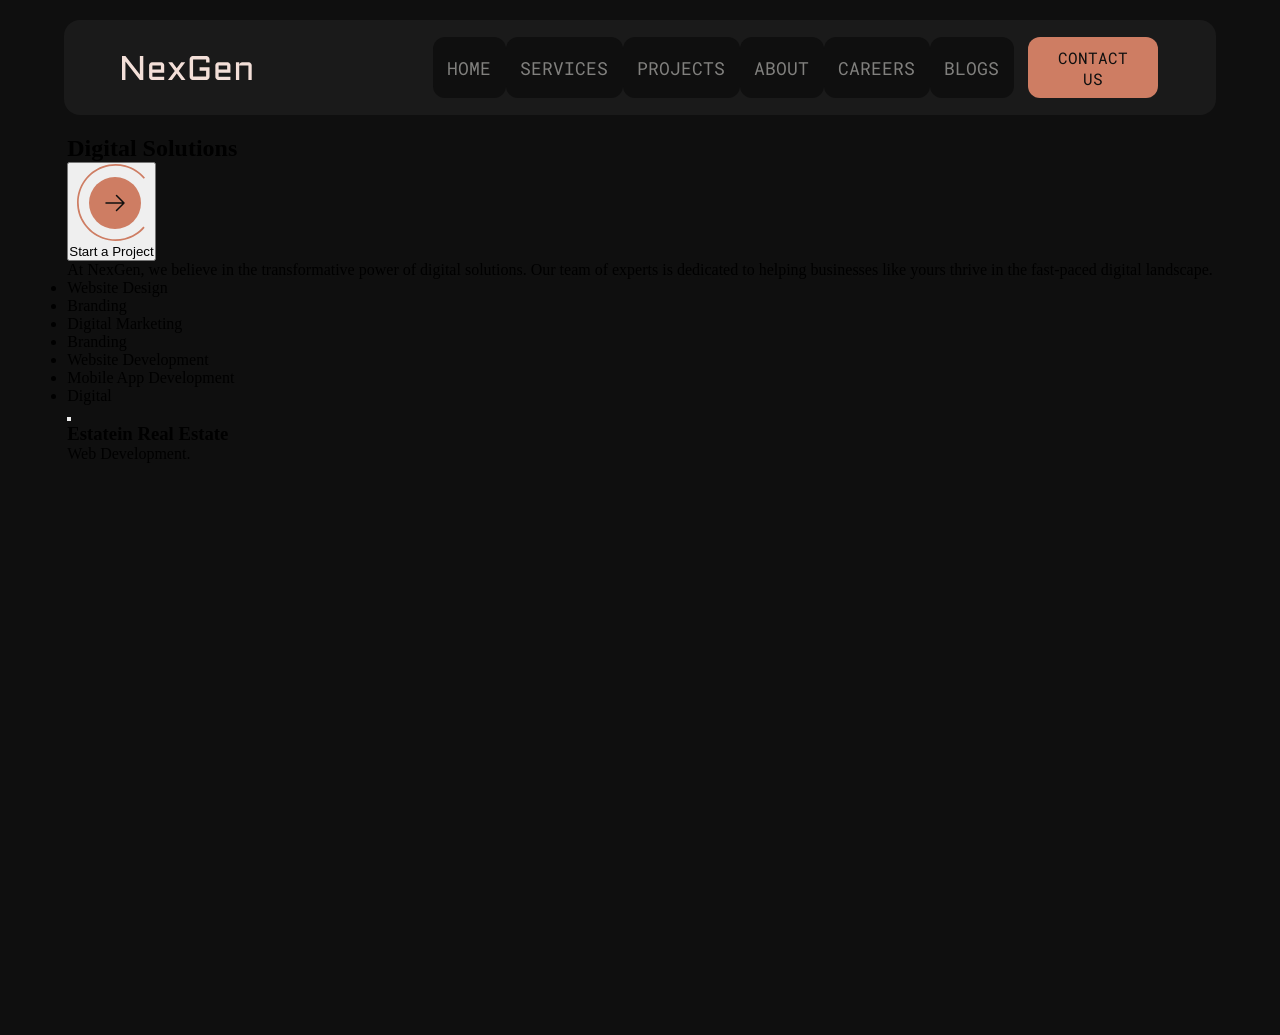
<file: index.html>
<!DOCTYPE html>
<html lang="en">
<head>
    <meta charset="UTF-8">
    <meta name="viewport" content="width=device-width, initial-scale=1.0">
    <link rel="stylesheet" href="style.css">
    <title>Document</title>
    <link rel="preconnect" href="https://fonts.googleapis.com">
    <link rel="preconnect" href="https://fonts.gstatic.com" crossorigin>
    <link href="https://fonts.googleapis.com/css2?family=Roboto+Mono:ital,wght@0,100..700;1,100..700&display=swap" rel="stylesheet">
    <link rel="preconnect" href="https://fonts.googleapis.com">
    <link rel="preconnect" href="https://fonts.gstatic.com" crossorigin>
    <link href="https://fonts.googleapis.com/css2?family=Roboto+Flex:opsz,wght,XOPQ,XTRA,YOPQ,YTDE,YTFI,YTLC,YTUC@8..144,100..1000,96,468,79,-203,738,514,712&family=Roboto+Mono:ital,wght@0,100..700;1,100..700&display=swap" rel="stylesheet">
</head>
<body>
    <header>
        <center>
            <div class="center">
                <img src="../resource/logos_znachki/Logo.svg" alt="" onclick="">
                <nav>
                    <ul>
                        <a href="">Home</a>
                        <a href="">Services</a>
                        <a href="">Projects</a>
                        <a href="">About</a>
                        <a href="">Careers</a>
                        <a href="">Blogs</a>
                    </ul>
                    <button>
                        Contact Us
                    </button>
                </nav>
            </div>
        </center>
    </header>
    <section class="main">
        <div class="cneter">
            <div class="up">
                <div class="left">
                    <div class="center">
                        <div class="verh">
                            <h1>Digital Solutions</h1>
                            <button><img src="../resource/logos_znachki/Button.svg" alt=""><p>Start a Project</p></button>
                        </div>
                        <p>At NexGen, we believe in the transformative power of digital solutions. Our team of experts is dedicated to helping businesses like yours thrive in the fast-paced digital landscape.</p>
                        <div class="hiz">
                            <ul>
                                <li>Website Design</li>
                                <li>Branding</li>
                                <li>Digital Marketing</li>
                                <li>Branding</li>
                                <li>Website Development</li>
                                <li>Mobile App Development</li>
                                <li>Digital</li>
                            </ul>
                        </div>
                    </div>
                </div>
                <div class="right">
                    <div class="verh">
                        <button></button>
                    </div>
                    <div class="niz">
                        <div class="center">
                            <h3>Estatein Real Estate</h3>
                            <p>Web Development. </p>
                        </div>
                    </div>
                </div>
            </div>
            <div class="down">
                <div class="center">
                    <div>
                        <p></p>
                        <h2></h2>
                    </div>
                </div>
            </div>
        </div>
    </section>
</body>
</html>
</file>
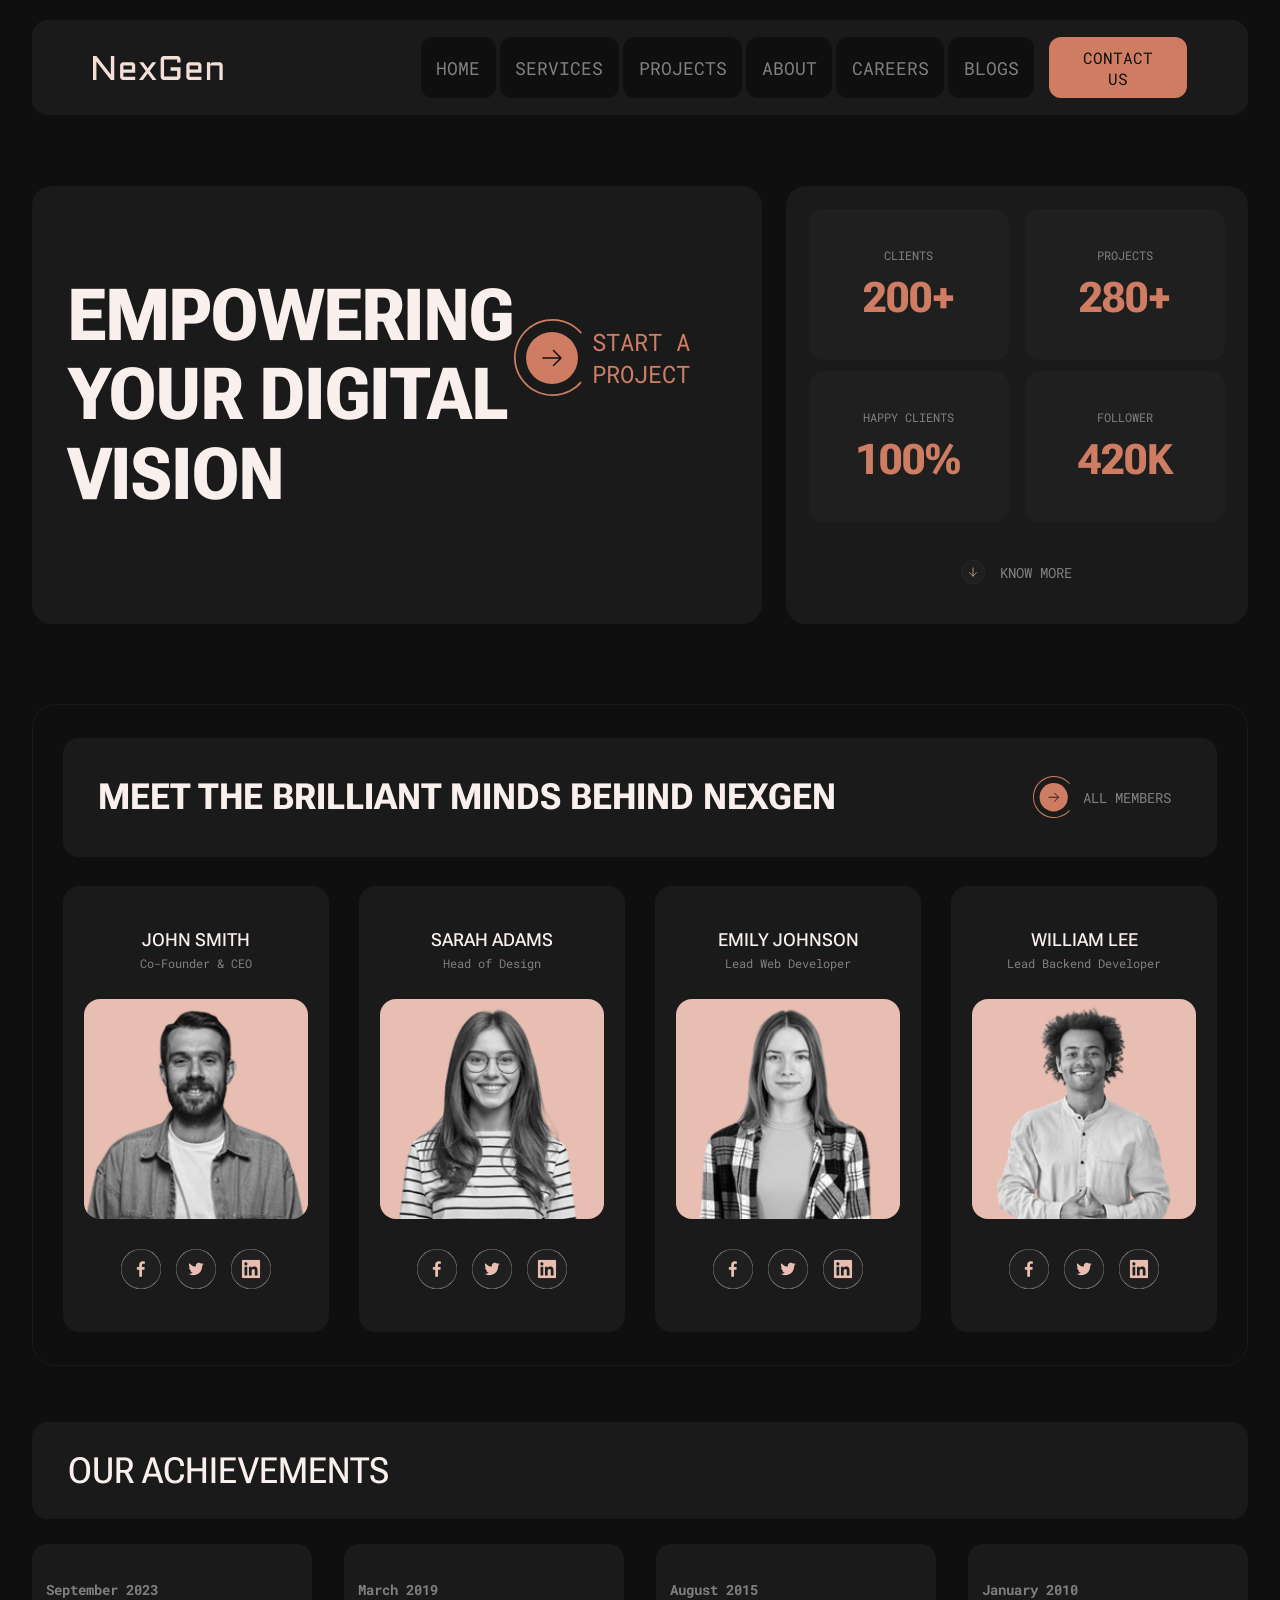
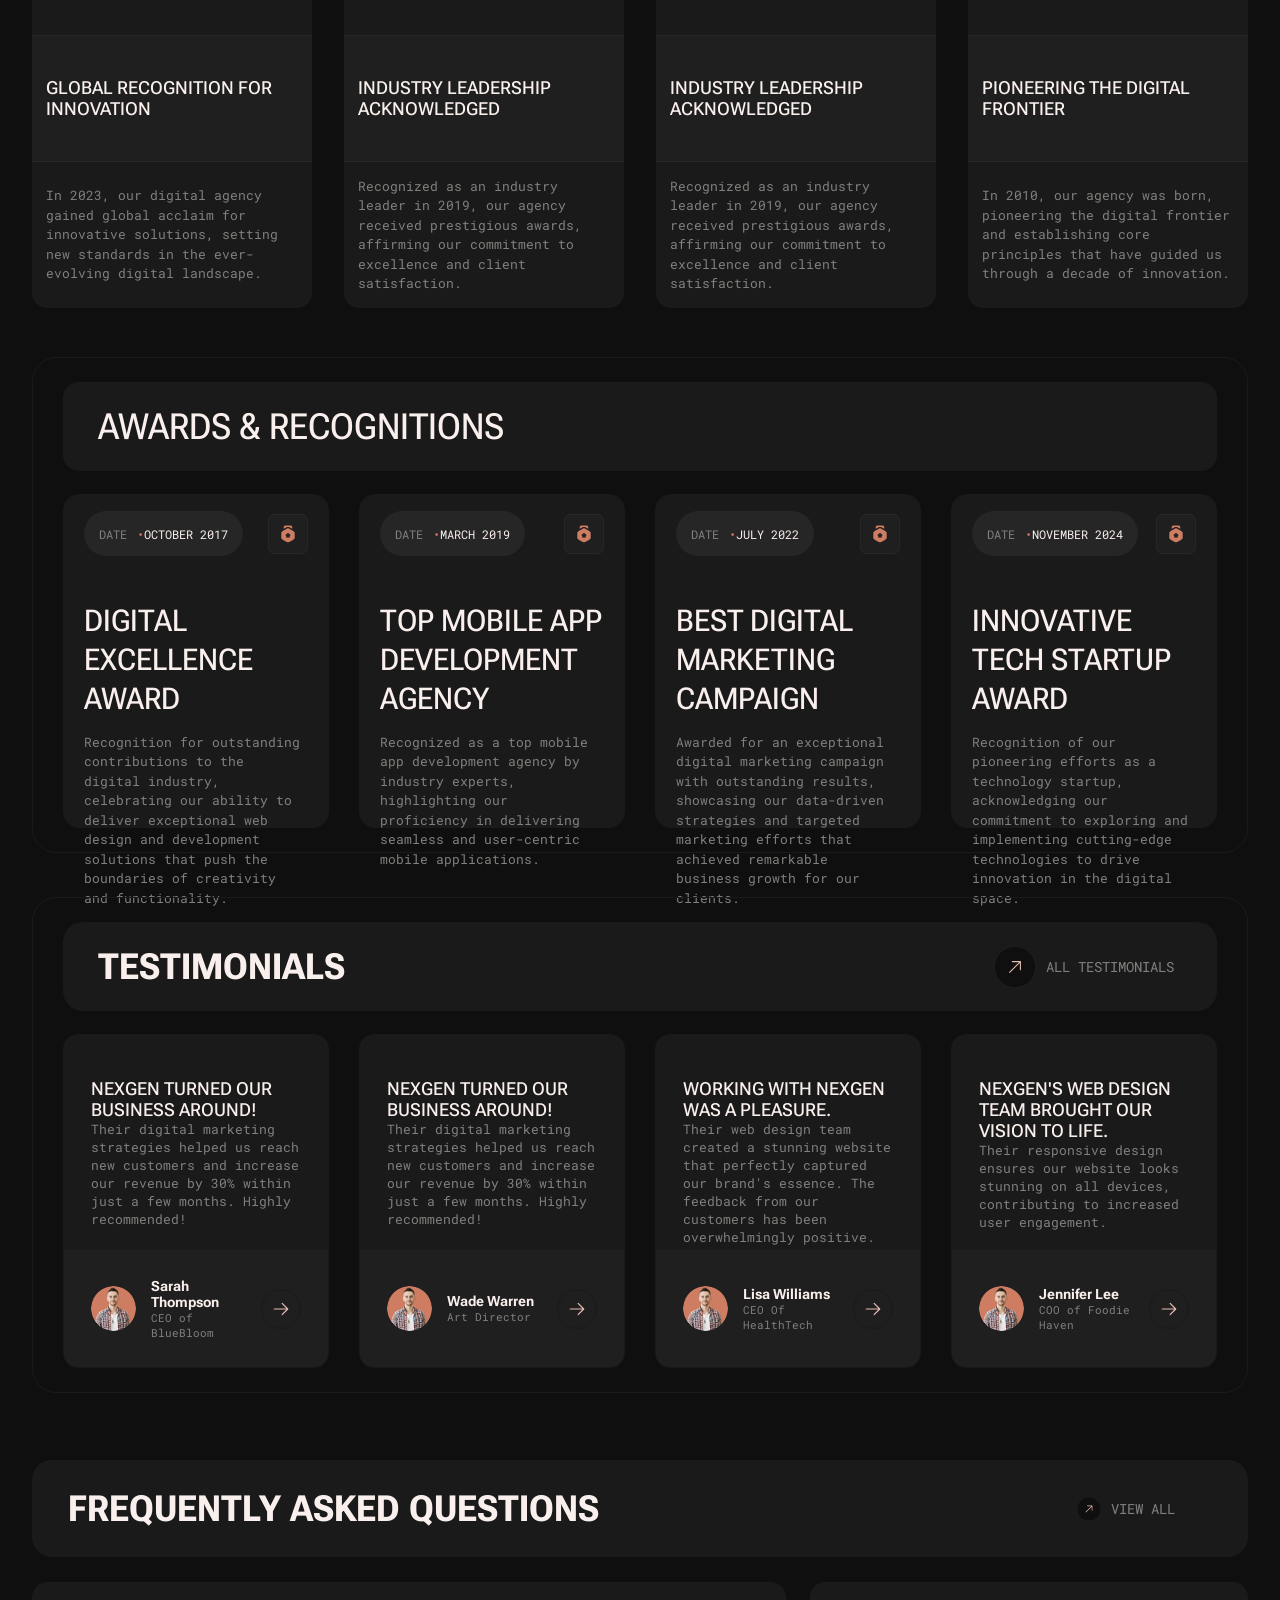
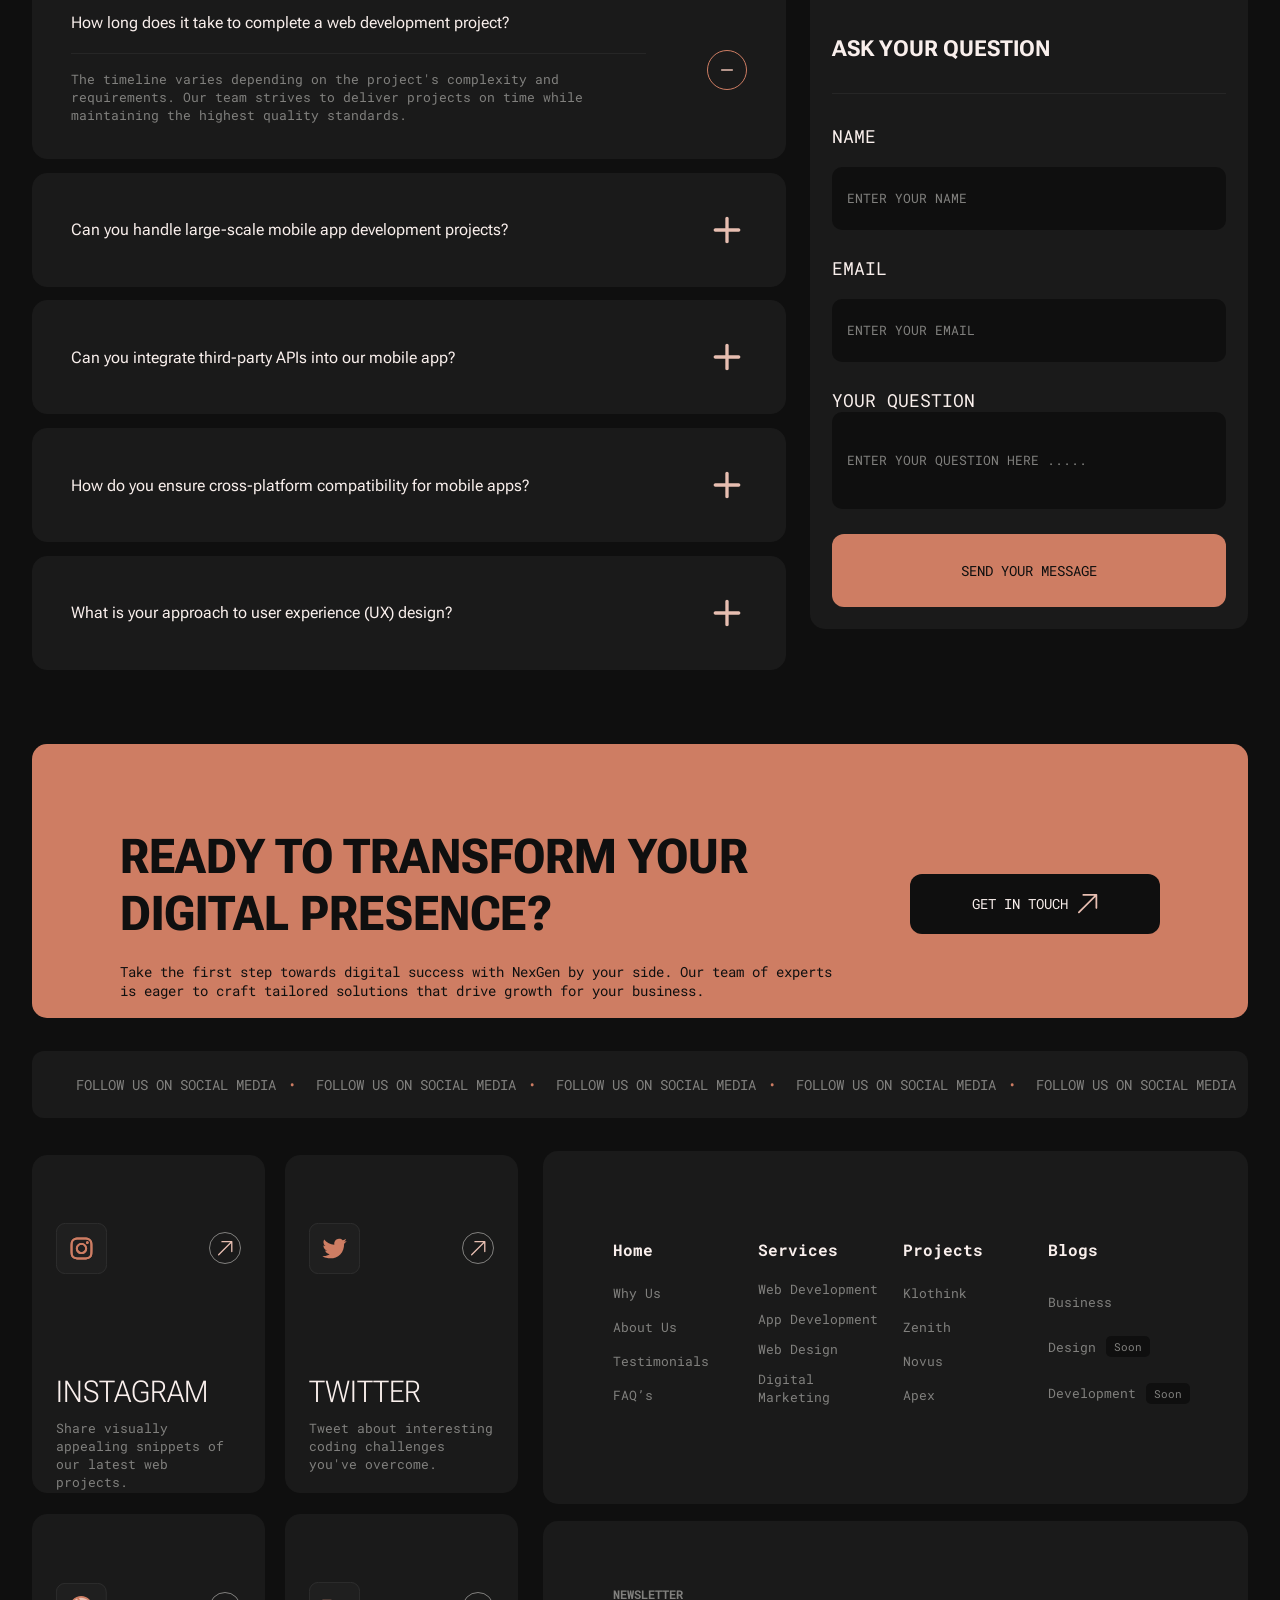
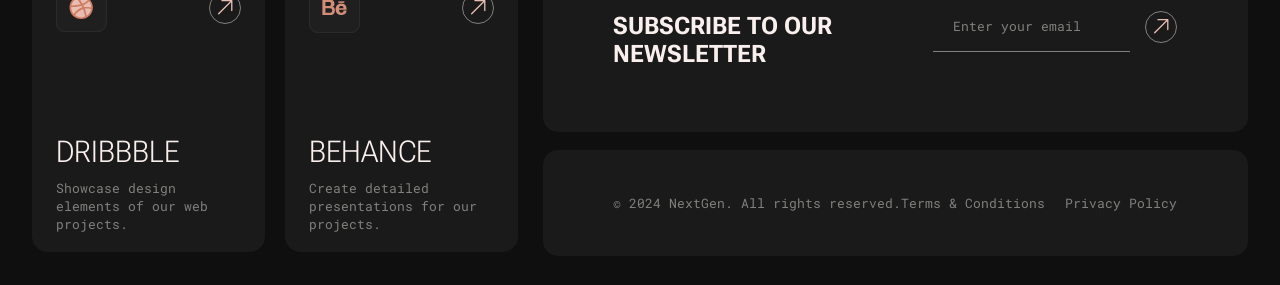
<file: about/index.html>
<!DOCTYPE html>
<html lang="en">
<head>
    <meta charset="UTF-8">
    <meta name="viewport" content="width=device-width, initial-scale=1.0">
    <link rel="stylesheet" href="style.css">
    <title>Document</title>
    <link rel="preconnect" href="https://fonts.googleapis.com">
    <link rel="preconnect" href="https://fonts.gstatic.com" crossorigin>
    <link href="https://fonts.googleapis.com/css2?family=Roboto+Mono:ital,wght@0,100..700;1,100..700&display=swap" rel="stylesheet">
    <link rel="preconnect" href="https://fonts.googleapis.com">
    <link rel="preconnect" href="https://fonts.gstatic.com" crossorigin>
    <link href="https://fonts.googleapis.com/css2?family=Roboto+Flex:opsz,wght,XOPQ,XTRA,YOPQ,YTDE,YTFI,YTLC,YTUC@8..144,100..1000,96,468,79,-203,738,514,712&family=Roboto+Mono:ital,wght@0,100..700;1,100..700&display=swap" rel="stylesheet">
</head>
<body>
    <header>
        <div class="center_smenter">
            <div class="center">
                <img src="../resource/logos_znachki/Logo.svg" alt="" onclick="">
                <nav>
                    <ul>
                        <a href="../main/index.html">Home</a>
                        <a href="../service/index.html">Services</a>
                        <a href="../project/index.html">Projects</a>
                        <a href="../about/index.html">About</a>
                        <a href="../careers/index.html">Careers</a>
                        <a href="../blog/index.html">Blogs</a>
                    </ul>
                    <button onclick="window.location.href='../contact/index.html'">
                        Contact Us
                    </button>
                </nav>
            </div>
        </div>
    </header>

    <section class="main">
        <div class="huina_huini">
            <div class="cneter">
                <div class="left">
                    <div class="center">
                        <div class="verh">
                            <h1>Empowering Your Digital Vision</h1>
                            <button><img src="../resource/logos_znachki/Button.svg" alt=""><p>Start a Project</p></button>
                        </div>
                    </div>
                </div>
                <div class="right">
                    <div class="center">
                        
                        <div class="blocks">
                            <article>
                                <div class="center_art">
                                    <p>Clients</p>
                                    <h3>200+</h3>
                                </div>
                            </article>
                            <article>
                                <div class="center_art">
                                    <p>PROJECTS</p>
                                    <h3>280+</h3>
                                </div>
                            </article>

                            <article>
                                <div class="center_art">
                                    <p>HAPPY CLIENTS</p>
                                    <h3>100%</h3>
                                </div>
                            </article>

                            <article>
                                <div class="center_art">
                                    <p>FOLLOWER</p>
                                    <h3>420K</h3>
                                </div>
                            </article>
                        </div>
                        <button>
                            <img src="../resource/logos_znachki/down_arrow.svg" alt="">
                            <p>Know More</p>
                        </button>
                        
                    </div>
                </div>
            </div>
        </div>
        
    </section>

    <section class="meet">
        <div class="obvodka">
            <div class="cneter">
                <div class="up">
                    <div class="center">
                        <h1>Meet the brilliant minds behind NexGen</h1>
                         <button><img src="../resource/logos_znachki/Button.svg" alt=""><p>ALL Members</p></button>
                    </div>
                </div>
                <div class="down">
                    <article>
                        <div class="center">
                            <div class="verh">
                                <h6>John Smith</h6>
                                <p>Co-Founder & CEO</p>
                            </div>
                            <img src="../resource/image/meet/Image.png" alt="">
                            <div class="niz">
                                <button><img class="img" src="../resource/logos_znachki/soctity/Button.svg" alt=""></button>
                                <button><img class="img" src="../resource/logos_znachki/soctity/Button-1.svg" alt=""></button>
                                <button><img class="img" src="../resource/logos_znachki/soctity/Button-2.svg" alt=""></button>
                            </div>
                        </div>
                    </article>

                    <article>
                        <div class="center">
                            <div class="verh">
                                <h6>Sarah Adams</h6>
                                <p>Head of Design</p>
                            </div>
                            <img src="../resource/image/meet/Image-1.png" alt="">
                            <div class="niz">
                                <button><img class="img" src="../resource/logos_znachki/soctity/Button.svg" alt=""></button>
                                <button><img class="img" src="../resource/logos_znachki/soctity/Button-1.svg" alt=""></button>
                                <button><img class="img" src="../resource/logos_znachki/soctity/Button-2.svg" alt=""></button>
                            </div>
                        </div>
                    </article>

                    <article>
                        <div class="center">
                            <div class="verh">
                                <h6>Emily Johnson</h6>
                                <p>Lead Web Developer</p>
                            </div>
                            <img src="../resource/image/meet/Image-2.png" alt="">
                            <div class="niz">
                                <button><img class="img" src="../resource/logos_znachki/soctity/Button.svg" alt=""></button>
                                <button><img class="img" src="../resource/logos_znachki/soctity/Button-1.svg" alt=""></button>
                                <button><img class="img" src="../resource/logos_znachki/soctity/Button-2.svg" alt=""></button>
                            </div>
                        </div>
                    </article>

                    <article>
                        <div class="center">
                            <div class="verh">
                                <h6>William Lee</h6>
                                <p>Lead Backend Developer</p>
                            </div>
                            <img src="../resource/image/meet/Image-3.png" alt="">
                            <div class="niz">
                                <button><img class="img" src="../resource/logos_znachki/soctity/Button.svg" alt=""></button>
                                <button><img class="img" src="../resource/logos_znachki/soctity/Button-1.svg" alt=""></button>
                                <button><img class="img" src="../resource/logos_znachki/soctity/Button-2.svg" alt=""></button>
                            </div>
                        </div>
                    </article>
                </div>
            </div>
        </div>
    </section>

    <section class="archivment">
        <div class="cnter">
            <div class="up">
                <div class="center">
                    <h1>Our Achievements</h1>
                </div>
            </div>
            <div class="down">
                <article>
                    <div class="verh">
                        <div class="center">
                            <h6>September 2023</h6>
                        </div>
                    </div>
                    <div class="centrist">
                        <div class="center">
                            <h6>Global Recognition for Innovation</h6>
                        </div>
                    </div>
                    <div class="niz">
                        <div class="center">
                            <p>In 2023, our digital agency gained global acclaim for innovative solutions, setting new standards in the ever-evolving digital landscape.</p>
                        </div>
                    </div>
                </article>

                <article>
                    <div class="verh">
                        <div class="center">
                            <h6>March 2019</h6>
                        </div>
                    </div>
                    <div class="centrist">
                        <div class="center">
                            <h6>Industry Leadership Acknowledged</h6>
                        </div>
                    </div>
                    <div class="niz">
                        <div class="center">
                            <p>Recognized as an industry leader in 2019, our agency received prestigious awards, affirming our commitment to excellence and client satisfaction.</p>
                        </div>
                    </div>
                </article>

                <article>
                    <div class="verh">
                        <div class="center">
                            <h6>August 2015</h6>
                        </div>
                    </div>
                    <div class="centrist">
                        <div class="center">
                            <h6>Industry Leadership Acknowledged</h6>
                        </div>
                    </div>
                    <div class="niz">
                        <div class="center">
                            <p>Recognized as an industry leader in 2019, our agency received prestigious awards, affirming our commitment to excellence and client satisfaction.</p>
                        </div>
                    </div>
                </article>

                <article>
                    <div class="verh">
                        <div class="center">
                            <h6>January 2010</h6>
                        </div>
                    </div>
                    <div class="centrist">
                        <div class="center">
                            <h6>Pioneering the Digital Frontier</h6>
                        </div>
                    </div>
                    <div class="niz">
                        <div class="center">
                            <p>In 2010, our agency was born, pioneering the digital frontier and establishing core principles that have guided us through a decade of innovation.</p>
                        </div>
                    </div>
                </article>
            </div>
        </div>
    </section>

    <section class="awards">
        <div class="obvodka">
            <div class="cneter">
                <div class="up">
                    <div class="center">
                        <h1>Awards & Recognitions</h1>
                    </div>
                </div>
                <div class="down">
                    <article>
                        <div class="center">
                            <div class="verh">
                                <div class="super">
                                    <span>Date</span>
                                    <li>October 2017</li>
                                </div>
                                <img src="../resource/logos_znachki/tick-tack.svg" alt="">
                            </div>
                            <div class="niz">
                                <h3>Digital Excellence Award</h3>
                                <p>Recognition for outstanding contributions to the digital industry, celebrating our ability to deliver exceptional web design and development solutions that push the boundaries of creativity and functionality.</p>
                            </div>
                        </div>
                    </article>

                    <article>
                        <div class="center">
                            <div class="verh">
                                <div class="super">
                                    <span>Date</span>
                                    <li>March 2019</li>
                                </div>
                                <img src="../resource/logos_znachki/tick-tack.svg" alt="">
                            </div>
                            <div class="niz">
                                <h3>Top Mobile App Development Agency</h3>
                                <p>Recognized as a top mobile app development agency by industry experts, highlighting our proficiency in delivering seamless and user-centric mobile applications.</p>
                            </div>
                        </div>
                    </article>

                    <article>
                        <div class="center">
                            <div class="verh">
                                <div class="super">
                                    <span>Date</span>
                                    <li>July 2022</li>
                                </div>
                                <img src="../resource/logos_znachki/tick-tack.svg" alt="">
                            </div>
                            <div class="niz">
                                <h3>Best Digital Marketing Campaign</h3>
                                <p>Awarded for an exceptional digital marketing campaign with outstanding results, showcasing our data-driven strategies and targeted marketing efforts that achieved remarkable business growth for our clients.</p>
                            </div>
                        </div>
                    </article>

                    <article>
                        <div class="center">
                            <div class="verh">
                                <div class="super">
                                    <span>Date</span>
                                    <li>November 2024</li>
                                </div>
                                <img src="../resource/logos_znachki/tick-tack.svg" alt="">
                            </div>
                            <div class="niz">
                                <h3>Innovative Tech Startup Award</h3>
                                <p>Recognition of our pioneering efforts as a technology startup, acknowledging our commitment to exploring and implementing cutting-edge technologies to drive innovation in the digital space.</p>
                            </div>
                        </div>
                    </article>
                </div>
            </div>
        </div>
    </section>

    <section class="testimonials">
        <div class="huhuhu">
            <div class="cneter">
                <div class="up">
                    <div class="center">
                        <h1>Testimonials</h1>
                        <button>
                            <img src="../resource/logos_znachki/znach-daunload.svg" alt="">
                            <p>ALL Testimonials</p>
                        </button>
                    </div>
                </div>
                <div class="down">
                    <article>
                        <div class="verh">
                            <div class="center">
                                <h6>NexGen turned our business around!</h6>
                                <p>Their digital marketing strategies helped us reach new customers and increase our revenue by 30% within just a few months. Highly recommended!</p>
                            </div>
                        </div>
                        <div class="niz">
                            <div class="center">
                                <img src="../resource/image/testisasty/Image-1.png" alt="">
                                <div>
                                    <h6>Sarah Thompson</h6>
                                    <p>CEO of BlueBloom</p>
                                </div>
                                <button>
                                    <img src="../resource/logos_znachki/right-arrow.svg" alt="">
                                </button>
                            </div>
                        </div>
                    </article>

                    <article>
                        <div class="verh">
                            <div class="center">
                                <h6>NexGen turned our business around!</h6>
                                <p>Their digital marketing strategies helped us reach new customers and increase our revenue by 30% within just a few months. Highly recommended!</p>
                            </div>
                        </div>
                        <div class="niz">
                            <div class="center">
                                <img src="../resource/image/testisasty/Image-1.png" alt="">
                                <div>
                                    <h6>Wade Warren</h6>
                                    <p>Art Director</p>
                                </div>
                                <button>
                                    <img src="../resource/logos_znachki/right-arrow.svg" alt="">
                                </button>
                            </div>
                        </div>
                    </article>

                    <article>
                        <div class="verh">
                            <div class="center">
                                <h6>Working with NexGen was a pleasure.</h6>
                                <p>Their web design team created a stunning website that perfectly captured our brand's essence. The feedback from our customers has been overwhelmingly positive.</p>
                            </div>
                        </div>
                        <div class="niz">
                            <div class="center">
                                <img src="../resource/image/testisasty/Image-1.png" alt="">
                                <div>
                                    <h6>Lisa Williams</h6>
                                    <p>CEO Of HealthTech</p>
                                </div>
                                <button>
                                    <img src="../resource/logos_znachki/right-arrow.svg" alt="">
                                </button>
                            </div>
                        </div>
                    </article>

                    <article>
                        <div class="verh">
                            <div class="center">
                                <h6>NexGen's web design team brought our vision to life.</h6>
                                <p>Their responsive design ensures our website looks stunning on all devices, contributing to increased user engagement.</p>
                            </div>
                        </div>
                        <div class="niz">
                            <div class="center">
                                <img src="../resource/image/testisasty/Image-1.png" alt="">
                                <div>
                                    <h6>Jennifer Lee</h6>
                                    <p>COO of Foodie Haven</p>
                                </div>
                                <button>
                                    <img src="../resource/logos_znachki/right-arrow.svg" alt="">
                                </button>
                            </div>
                        </div>
                    </article>
                </div>
            </div>
        </div>
    </section>

    <section class="qAa">
        <div class="cneter">
            <div class="up">
                <div class="center">
                    <h1>Frequently Asked Questions</h1>
                    <button>
                        <img src="../resource/logos_znachki/znach-daunload.svg" alt="">
                        <p>View All</p>
                    </button>
                </div>
                <div class="down">
                    <div class="left">
                        <article class="active">
                            <div class="center_art">
                                <div class="txt_content">
                                    <span>How long does it take to complete a web development project?</span>
                                    <p>The timeline varies depending on the project's complexity and requirements. Our team strives to deliver projects on time while maintaining the highest quality standards.</p>
                                </div>
                                <button>
                                    <img src="../resource/logos_znachki/q&a/-.svg" alt="">
                                </button>
                            </div>
                        </article>

                        <article>
                            <div class="center_art">
                                <span>Can you handle large-scale mobile app development projects?</span>
                                <img src="../resource/logos_znachki/q&a/+.svg" alt="">
                        </article>

                        <article>
                            <div class="center_art">
                                <span>Can you integrate third-party APIs into our mobile app?</span>
                                <img src="../resource/logos_znachki/q&a/+.svg" alt="">
                        </article>

                        <article>
                            <div class="center_art">
                                <span>How do you ensure cross-platform compatibility for mobile apps?</span>
                                <img src="../resource/logos_znachki/q&a/+.svg" alt="">
                        </article>

                        <article>
                            <div class="center_art">
                                <span>What is your approach to user experience (UX) design?</span>
                                <img src="../resource/logos_znachki/q&a/+.svg" alt="">
                        </article>
                    </div>
                    <div class="right">
                        <div class="center_w">
                            <div class="verh">
                                <h4>Ask your question</h4>
                            </div>
                            <div class="down">
                                <div>
                                    <p>Name</p>
                                    <input type="text" placeholder="Enter your name">
                                </div>
                                <div>
                                    <p>Email</p>
                                    <input type="text" placeholder="Enter your email">
                                </div>
                                <div>
                                    <p>Your Question</p>
                                    <input type="text" placeholder="Enter Your Question Here .....">
                                </div>
                                <button>Send Your Message</button>
                            </div>
                        </div>
                    </div>
                </div>
            </div>
                
        </div>
    </section>

    <footer>
        
        <div class="main_center">
            <div class="digital">
                <div class="cneter">
                    <div class="puding">
                        <h1>Ready to Transform Your Digital Presence?</h1>
                        <p>Take the first step towards digital success with NexGen by your side. Our team of experts is eager to craft tailored solutions that drive growth for your business.</p>
                    </div>
                    <div class="duding">
                        <button>
                            <p>Get in Touch</p>
                            <img src="../resource/logos_znachki/piu.svg" alt="">
                        </button>
                    </div>
                </div>
            </div>
            <div class="lenta">
                <li>Follow Us on Social Media</li>
                <li>Follow Us on Social Media</li>
                <li>Follow Us on Social Media</li>
                <li>Follow Us on Social Media</li>
                <li>Follow Us on Social Media</li>
                <li>Follow Us on Social Media</li>
            </div>
            <div class="sam_footer">
                <div class="left">
                    <article>
                        <div class="center_art">
                            <div class="verh">
                                <img src="../resource/logos_znachki/footer_socity/Icon Container.svg" alt="">
                                <button><img src="../resource/logos_znachki/piu.svg" alt=""></button>
                            </div>
                            <div class="niz">
                                <h6>INstagram</h6>
                                <p>Share visually appealing snippets of our latest web projects.</p>
                            </div>
                        </div>
                    </article>
                    <article>
                        <div class="center_art">
                            <div class="verh">
                                <img src="../resource/logos_znachki/footer_socity/Icon Container-1.svg" alt="">
                                <button><img src="../resource/logos_znachki/piu.svg" alt=""></button>
                            </div>
                            <div class="niz">
                                <h6>Twitter</h6>
                                <p>Tweet about interesting coding challenges you've overcome.</p>
                            </div>
                        </div>
                    </article>
                    <article>
                        <div class="center_art">
                            <div class="verh">
                                <img src="../resource/logos_znachki/footer_socity/Icon Container-2.svg" alt="">
                                <button><img src="../resource/logos_znachki/piu.svg" alt=""></button>
                            </div>
                            <div class="niz">
                                <h6>Dribbble</h6>
                                <p>Showcase design elements of our web projects.</p>
                            </div>
                        </div>
                    </article>
                    <article>
                        <div class="center_art">
                            <div class="verh">
                                <img src="../resource/logos_znachki/footer_socity/Icon Container-3.svg" alt="">
                                <button><img src="../resource/logos_znachki/piu.svg" alt=""></button>
                            </div>
                            <div class="niz">
                                <h6>Behance</h6>
                                <p>Create detailed presentations for our projects.</p>
                            </div>
                        </div>
                    </article>
                </div>
                <div class="right">
                    <div class="verh">
                        <div class="center_vse">
                            <ul>
                                <h3>Home</h3>
                                <a href="">Why Us</a>
                                <a href="">About Us</a>
                                <a href="">Testimonials</a>
                                <a href="">FAQ’s</a>
                            </ul>
                            <ul>
                                <h3>Services</h3>
                                <a href="">Web Development</a>
                                <a href="">App Development</a>
                                <a href="">Web Design</a>
                                <a href="">Digital Marketing</a>
                            </ul>
                            <ul>
                                <h3>Projects</h3>
                                <a href="">Klothink</a>
                                <a href="">Zenith</a>
                                <a href="">Novus</a>
                                <a href="">Apex</a>
                            </ul>
                            <ul>
                                <h3>Blogs</h3>
                                <a href="">Business</a>
                                <div>
                                    <a href="">Design</a><p>Soon</p>
                                </div>
                                <div>
                                    <a href="">Development</a><p>Soon</p>
                                </div> 
                            </ul>
                        </div>
                    </div>
                    <div class="sered">
                        <div class="center_sered">
                            <div class="pravo">
                                <h6>Newsletter</h6>
                                <h3>Subscribe To our Newsletter</h3>
                            </div>
                            <div class="levo">
                                <input type="text" placeholder="Enter your email">
                                <button><img src="../resource/logos_znachki/piu.svg" alt="">
                                </button>
                            </div>
                        </div>
                    </div>
                    <div class="niz">
                        <div class="center_n">
                            <p>© 2024 NextGen. All rights reserved.</p>
                            <div><p>Terms & Conditions</p><a href="">Privacy Policy</a></div>
                        </div>
                    </div>
                </div>
            </div>
        </div>
    </footer>
</body>
</html>
</file>
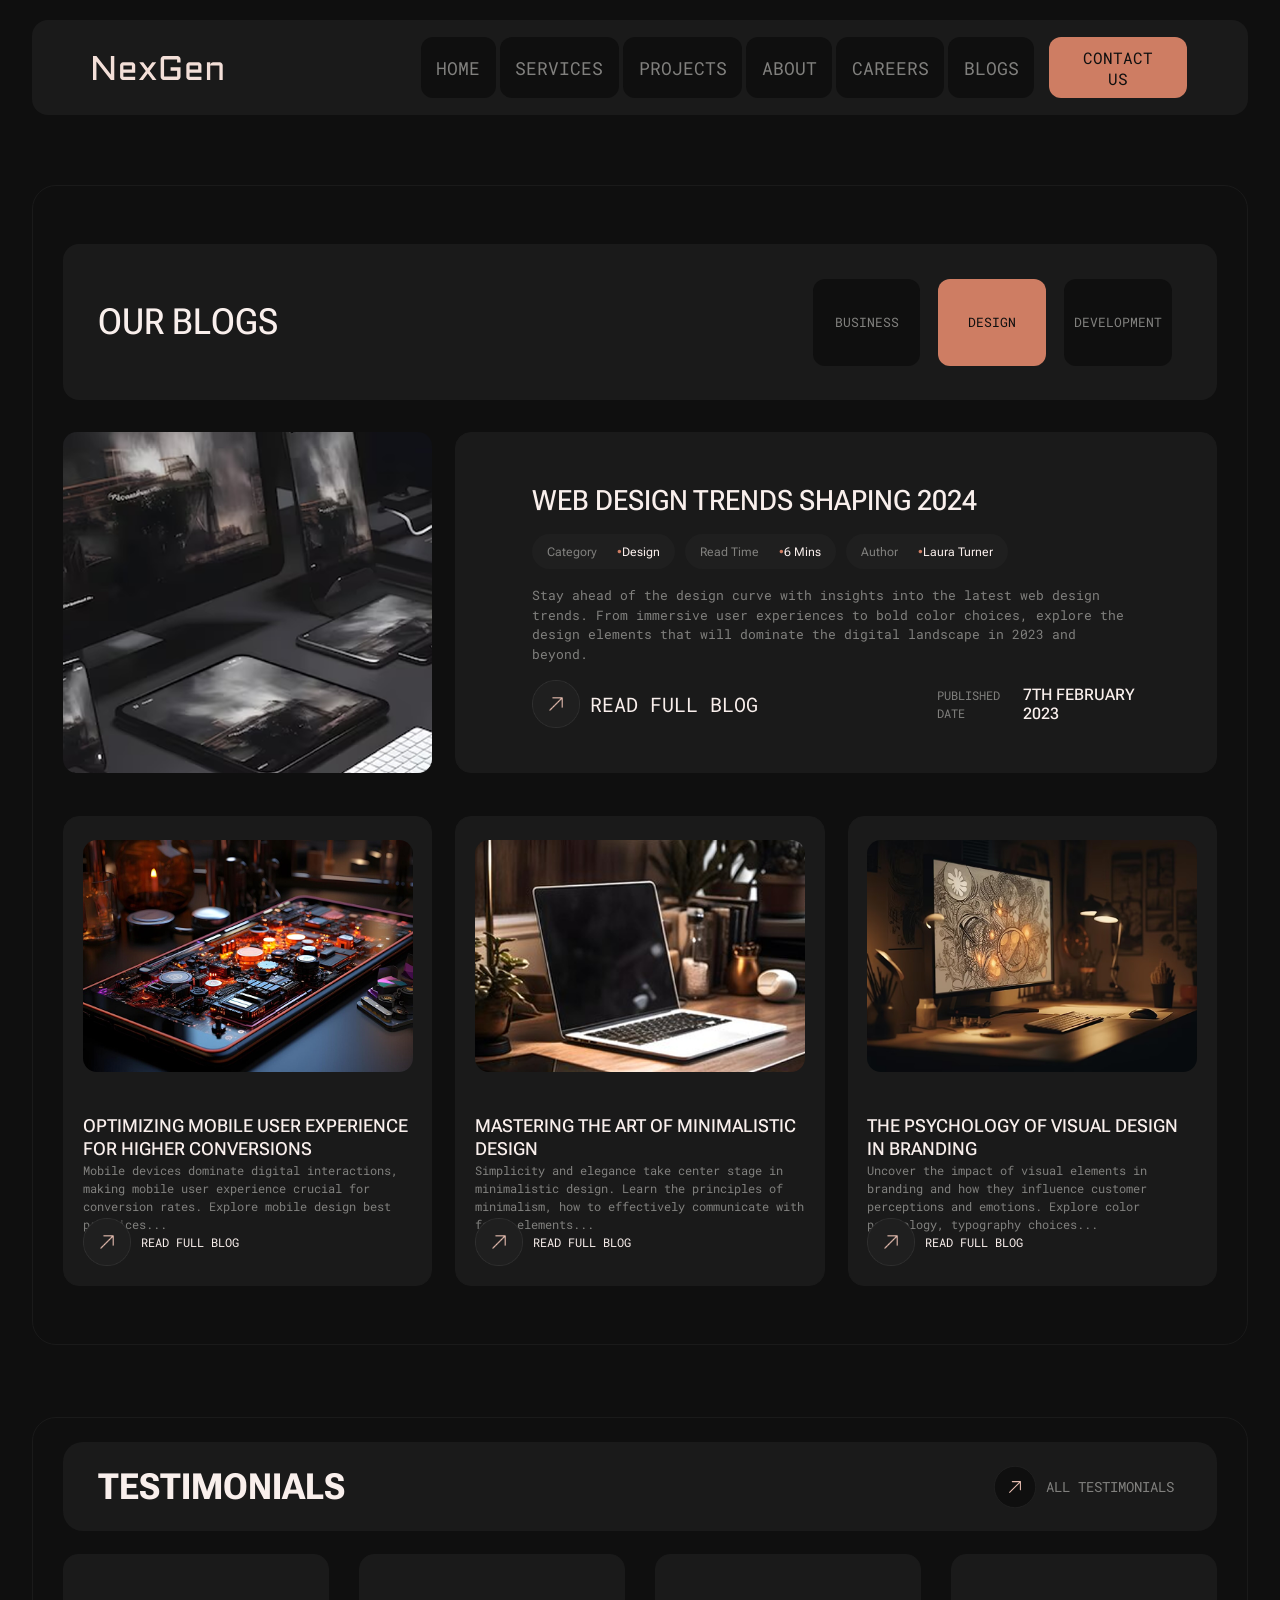
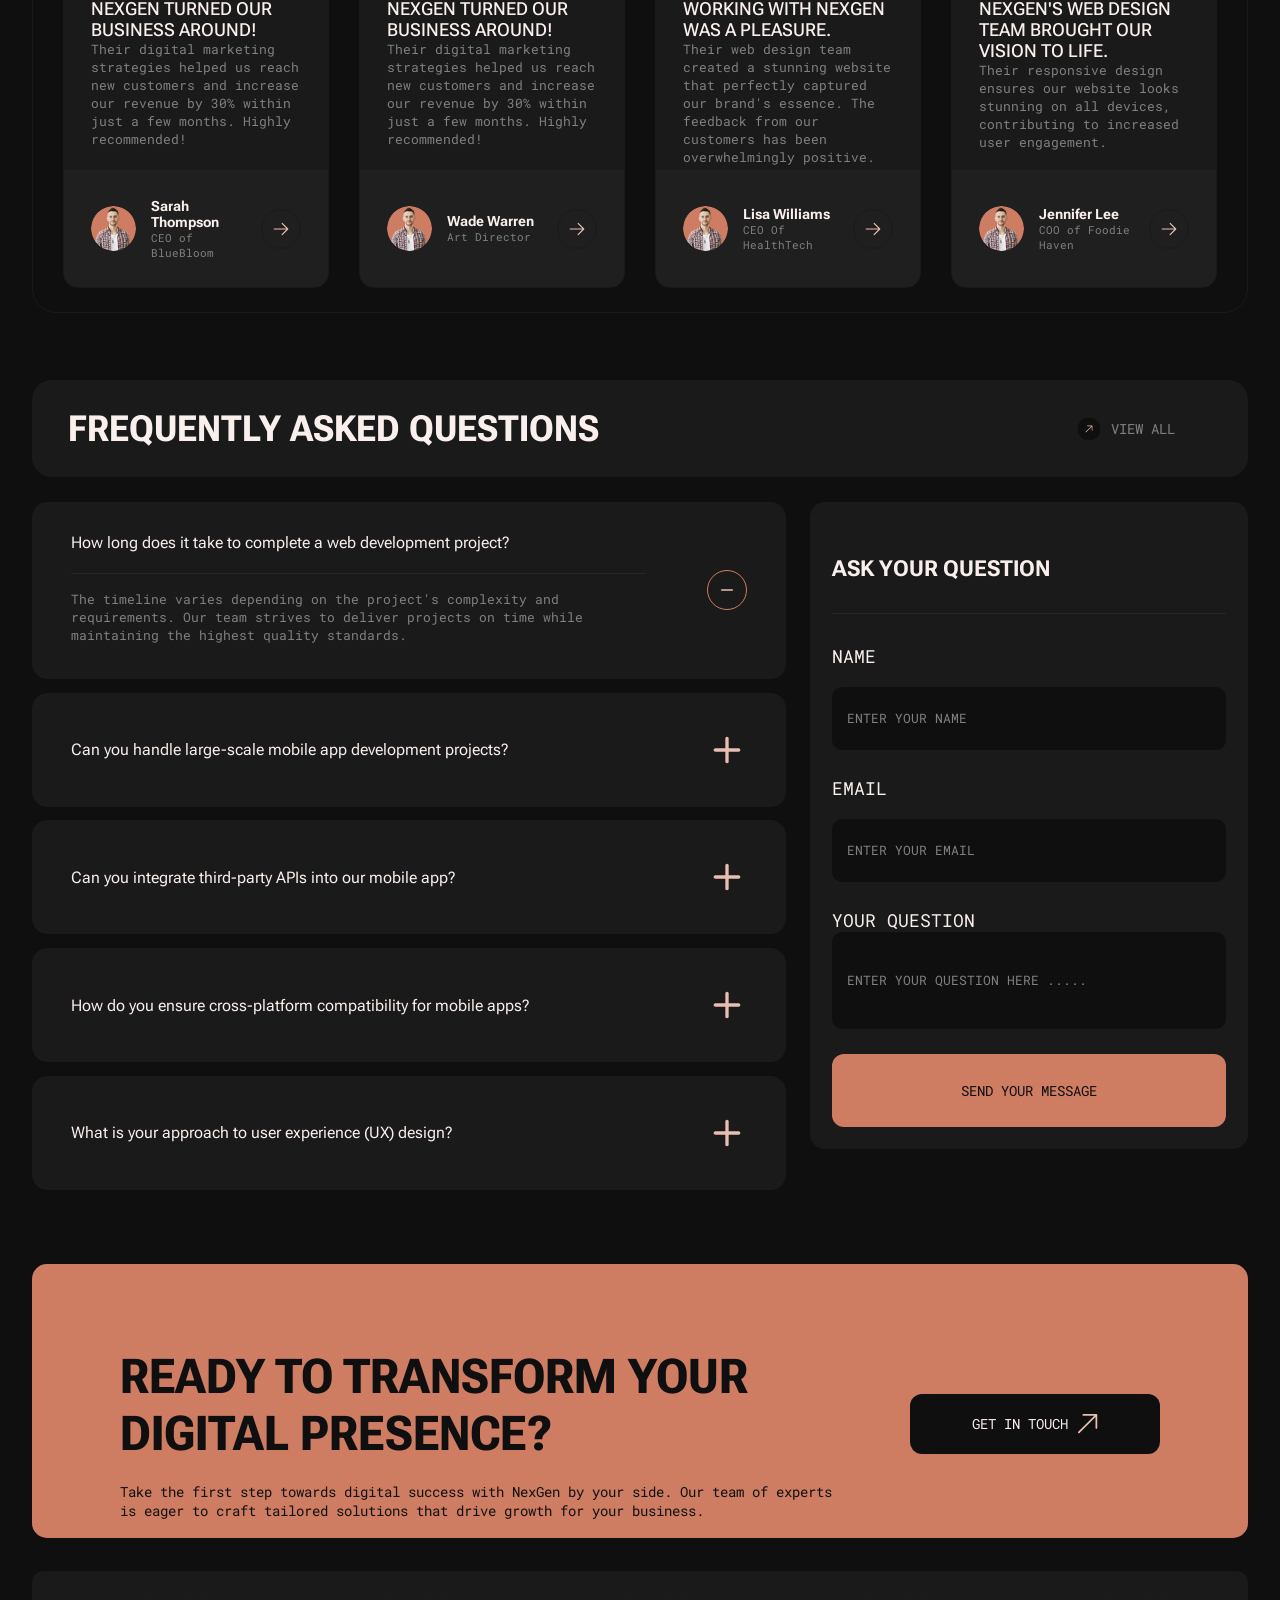
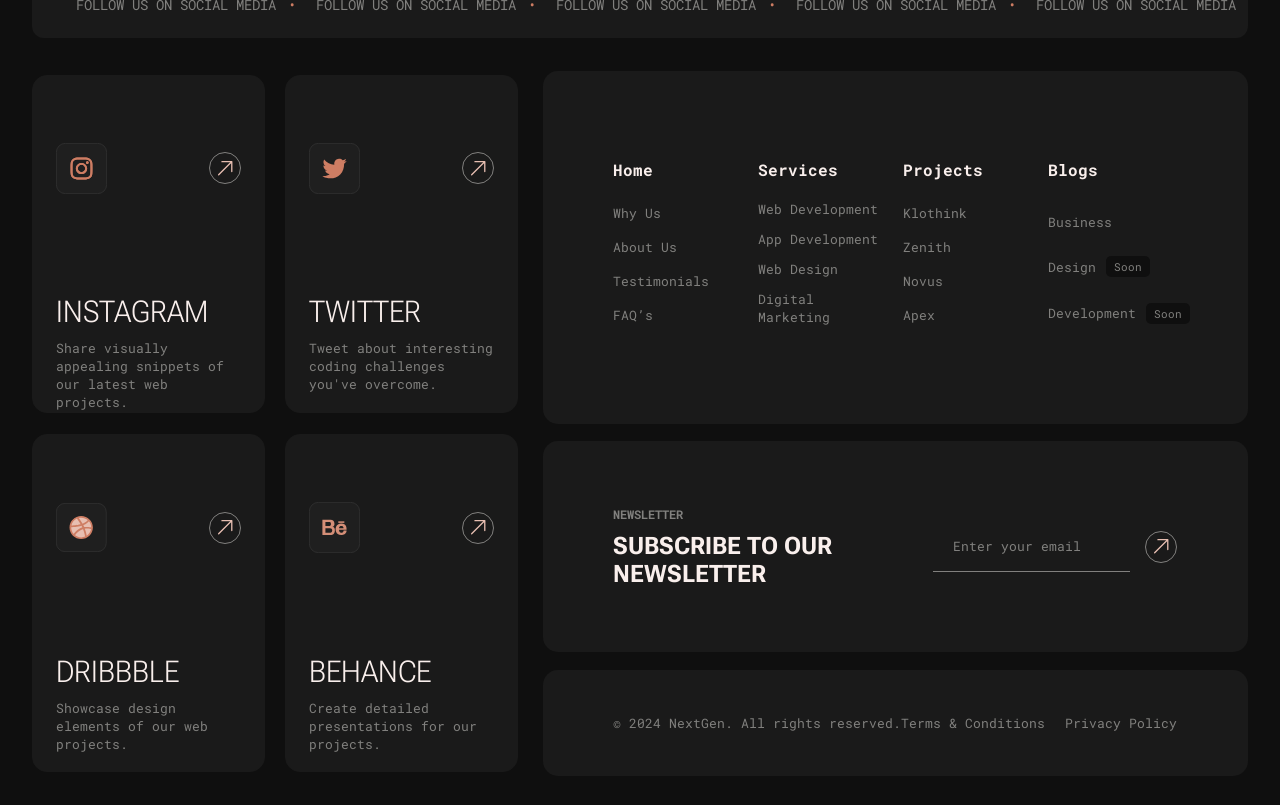
<file: blog/index.html>
<!DOCTYPE html>
<html lang="en">
<head>
    <meta charset="UTF-8">
    <meta name="viewport" content="width=device-width, initial-scale=1.0">
    <link rel="stylesheet" href="style.css">
    <title>Document</title>
    <link rel="preconnect" href="https://fonts.googleapis.com">
    <link rel="preconnect" href="https://fonts.gstatic.com" crossorigin>
    <link href="https://fonts.googleapis.com/css2?family=Roboto+Mono:ital,wght@0,100..700;1,100..700&display=swap" rel="stylesheet">
    <link rel="preconnect" href="https://fonts.googleapis.com">
    <link rel="preconnect" href="https://fonts.gstatic.com" crossorigin>
    <link href="https://fonts.googleapis.com/css2?family=Roboto+Flex:opsz,wght,XOPQ,XTRA,YOPQ,YTDE,YTFI,YTLC,YTUC@8..144,100..1000,96,468,79,-203,738,514,712&family=Roboto+Mono:ital,wght@0,100..700;1,100..700&display=swap" rel="stylesheet">
</head>
<body>
    <header>
        <div class="center_smenter">
            <div class="center">
                <img src="../resource/logos_znachki/Logo.svg" alt="" onclick="">
                <nav>
                    <ul>
                        <a href="../main/index.html">Home</a>
                        <a href="../service/index.html">Services</a>
                        <a href="../project/index.html">Projects</a>
                        <a href="../about/index.html">About</a>
                        <a href="../careers/index.html">Careers</a>
                        <a href="../blog/index.html">Blogs</a>
                    </ul>
                    <button onclick="window.location.href='../contact/index.html'">
                        Contact Us
                    </button>
                </nav>
            </div>
        </div>
    </header>

    <section class="main">
        <div class="obvodka">
            <div class="cneter">
                <div class="up">
                    <div class="center">
                        <div class="verh">
                            <h1>Our Blogs</h1>
                            <div>
                                <button>Business</button>
                                <button>Design</button>
                                <button>Development</button>
                            </div>
                        </div>
                    </div>
                </div>
                <div class="down">
                    <div class="verh">
                        <img src="../resource/image/blog/img_m,ain.png" alt="">
                        <div class="right">
                            <div class="center">
                                <h4>Web Design Trends Shaping 2024</h4>
                                <div class="tags">
                                    <div>
                                        <span>Category</span>
                                        <li>Design</li>
                                    </div>
                                    <div>
                                        <span>Read Time</span>
                                        <li>6 Mins</li>
                                    </div>
                                    <div>
                                        <span>Author</span>
                                        <li>Laura Turner</li>
                                    </div>
                                </div>
                                <p>Stay ahead of the design curve with insights into the latest web design trends. From immersive user experiences to bold color choices, explore the design elements that will dominate the digital landscape in 2023 and beyond.</p>
                                <div class="vsykoe">
                                    <button onclick="window.location.href='../blog_open/index.html'">
                                        <img src="../resource/logos_znachki/ya_ne_ponyal.png" alt="">
                                        <p>Read Full Blog</p>
                                    </button>
                                    <div>
                                        <p>Published Date</p>
                                        <h6>7th February 2023</h6>
                                    </div>
                                </div>
                            </div>
                        </div>
                    </div>
                    <div class="niz">
                        <article>
                            <div class="center">
                                <img src="../resource/image/blog/Image.png" alt="">
                                <div class="text_content">
                                    <h4>Optimizing Mobile User Experience for Higher Conversions</h4>
                                    <p>Mobile devices dominate digital interactions, making mobile user experience crucial for conversion rates. Explore mobile design best practices...</p>
                                    <button onclick="window.location.href='../blog_open/index.html'">
                                        <img src="../resource/logos_znachki/ya_ne_ponyal.png" alt="">
                                        <p>Read Full Blog</p>
                                    </button>
                                </div>
                            </div>
                        </article>

                        <article>
                            <div class="center">
                                <img src="../resource/image/blog/Image-1.png" alt="">
                                <div class="text_content">
                                    <h4>Mastering the Art of Minimalistic Design</h4>
                                    <p>Simplicity and elegance take center stage in minimalistic design. Learn the principles of minimalism, how to effectively communicate with fewer elements...</p>
                                    <button onclick="window.location.href='../blog_open/index.html'">
                                        <img src="../resource/logos_znachki/ya_ne_ponyal.png" alt="">
                                        <p>Read Full Blog</p>
                                    </button>
                                </div>
                            </div>
                        </article>

                        <article>
                            <div class="center">
                                <img src="../resource/image/blog/Image-2.png" alt="">
                                <div class="text_content">
                                    <h4>The Psychology of Visual Design in Branding</h4>
                                    <p>Uncover the impact of visual elements in branding and how they influence customer perceptions and emotions. Explore color psychology, typography choices...</p>
                                    <button onclick="window.location.href='../blog_open/index.html'">
                                        <img src="../resource/logos_znachki/ya_ne_ponyal.png" alt="">
                                        <p>Read Full Blog</p>
                                    </button>
                                </div>
                            </div>
                        </article>
                    </div>
                </div>
            </div>
        </div>
        
    </section>


    <section class="testimonials">
        <div class="huhuhu">
            <div class="cneter">
                <div class="up">
                    <div class="center">
                        <h1>Testimonials</h1>
                        <button>
                            <img src="../resource/logos_znachki/znach-daunload.svg" alt="">
                            <p>ALL Testimonials</p>
                        </button>
                    </div>
                </div>
                <div class="down">
                    <article>
                        <div class="verh">
                            <div class="center">
                                <h6>NexGen turned our business around!</h6>
                                <p>Their digital marketing strategies helped us reach new customers and increase our revenue by 30% within just a few months. Highly recommended!</p>
                            </div>
                        </div>
                        <div class="niz">
                            <div class="center">
                                <img src="../resource/image/testisasty/Image-1.png" alt="">
                                <div>
                                    <h6>Sarah Thompson</h6>
                                    <p>CEO of BlueBloom</p>
                                </div>
                                <button>
                                    <img src="../resource/logos_znachki/right-arrow.svg" alt="">
                                </button>
                            </div>
                        </div>
                    </article>

                    <article>
                        <div class="verh">
                            <div class="center">
                                <h6>NexGen turned our business around!</h6>
                                <p>Their digital marketing strategies helped us reach new customers and increase our revenue by 30% within just a few months. Highly recommended!</p>
                            </div>
                        </div>
                        <div class="niz">
                            <div class="center">
                                <img src="../resource/image/testisasty/Image-1.png" alt="">
                                <div>
                                    <h6>Wade Warren</h6>
                                    <p>Art Director</p>
                                </div>
                                <button>
                                    <img src="../resource/logos_znachki/right-arrow.svg" alt="">
                                </button>
                            </div>
                        </div>
                    </article>

                    <article>
                        <div class="verh">
                            <div class="center">
                                <h6>Working with NexGen was a pleasure.</h6>
                                <p>Their web design team created a stunning website that perfectly captured our brand's essence. The feedback from our customers has been overwhelmingly positive.</p>
                            </div>
                        </div>
                        <div class="niz">
                            <div class="center">
                                <img src="../resource/image/testisasty/Image-1.png" alt="">
                                <div>
                                    <h6>Lisa Williams</h6>
                                    <p>CEO Of HealthTech</p>
                                </div>
                                <button>
                                    <img src="../resource/logos_znachki/right-arrow.svg" alt="">
                                </button>
                            </div>
                        </div>
                    </article>

                    <article>
                        <div class="verh">
                            <div class="center">
                                <h6>NexGen's web design team brought our vision to life.</h6>
                                <p>Their responsive design ensures our website looks stunning on all devices, contributing to increased user engagement.</p>
                            </div>
                        </div>
                        <div class="niz">
                            <div class="center">
                                <img src="../resource/image/testisasty/Image-1.png" alt="">
                                <div>
                                    <h6>Jennifer Lee</h6>
                                    <p>COO of Foodie Haven</p>
                                </div>
                                <button>
                                    <img src="../resource/logos_znachki/right-arrow.svg" alt="">
                                </button>
                            </div>
                        </div>
                    </article>
                </div>
            </div>
        </div>
    </section>

    <section class="qAa">
        <div class="cneter">
            <div class="up">
                <div class="center">
                    <h1>Frequently Asked Questions</h1>
                    <button>
                        <img src="../resource/logos_znachki/znach-daunload.svg" alt="">
                        <p>View All</p>
                    </button>
                </div>
                <div class="down">
                    <div class="left">
                        <article class="active">
                            <div class="center_art">
                                <div class="txt_content">
                                    <span>How long does it take to complete a web development project?</span>
                                    <p>The timeline varies depending on the project's complexity and requirements. Our team strives to deliver projects on time while maintaining the highest quality standards.</p>
                                </div>
                                <button>
                                    <img src="../resource/logos_znachki/q&a/-.svg" alt="">
                                </button>
                            </div>
                        </article>

                        <article>
                            <div class="center_art">
                                <span>Can you handle large-scale mobile app development projects?</span>
                                <img src="../resource/logos_znachki/q&a/+.svg" alt="">
                        </article>

                        <article>
                            <div class="center_art">
                                <span>Can you integrate third-party APIs into our mobile app?</span>
                                <img src="../resource/logos_znachki/q&a/+.svg" alt="">
                        </article>

                        <article>
                            <div class="center_art">
                                <span>How do you ensure cross-platform compatibility for mobile apps?</span>
                                <img src="../resource/logos_znachki/q&a/+.svg" alt="">
                        </article>

                        <article>
                            <div class="center_art">
                                <span>What is your approach to user experience (UX) design?</span>
                                <img src="../resource/logos_znachki/q&a/+.svg" alt="">
                        </article>
                    </div>
                    <div class="right">
                        <div class="center_w">
                            <div class="verh">
                                <h4>Ask your question</h4>
                            </div>
                            <div class="down">
                                <div>
                                    <p>Name</p>
                                    <input type="text" placeholder="Enter your name">
                                </div>
                                <div>
                                    <p>Email</p>
                                    <input type="text" placeholder="Enter your email">
                                </div>
                                <div>
                                    <p>Your Question</p>
                                    <input type="text" placeholder="Enter Your Question Here .....">
                                </div>
                                <button>Send Your Message</button>
                            </div>
                        </div>
                    </div>
                </div>
            </div>
                
        </div>
    </section>

    <footer>
        
        <div class="main_center">
            <div class="digital">
                <div class="cneter">
                    <div class="puding">
                        <h1>Ready to Transform Your Digital Presence?</h1>
                        <p>Take the first step towards digital success with NexGen by your side. Our team of experts is eager to craft tailored solutions that drive growth for your business.</p>
                    </div>
                    <div class="duding">
                        <button>
                            <p>Get in Touch</p>
                            <img src="../resource/logos_znachki/piu.svg" alt="">
                        </button>
                    </div>
                </div>
            </div>
            <div class="lenta">
                <li>Follow Us on Social Media</li>
                <li>Follow Us on Social Media</li>
                <li>Follow Us on Social Media</li>
                <li>Follow Us on Social Media</li>
                <li>Follow Us on Social Media</li>
                <li>Follow Us on Social Media</li>
            </div>
            <div class="sam_footer">
                <div class="left">
                    <article>
                        <div class="center_art">
                            <div class="verh">
                                <img src="../resource/logos_znachki/footer_socity/Icon Container.svg" alt="">
                                <button><img src="../resource/logos_znachki/piu.svg" alt=""></button>
                            </div>
                            <div class="niz">
                                <h6>INstagram</h6>
                                <p>Share visually appealing snippets of our latest web projects.</p>
                            </div>
                        </div>
                    </article>
                    <article>
                        <div class="center_art">
                            <div class="verh">
                                <img src="../resource/logos_znachki/footer_socity/Icon Container-1.svg" alt="">
                                <button><img src="../resource/logos_znachki/piu.svg" alt=""></button>
                            </div>
                            <div class="niz">
                                <h6>Twitter</h6>
                                <p>Tweet about interesting coding challenges you've overcome.</p>
                            </div>
                        </div>
                    </article>
                    <article>
                        <div class="center_art">
                            <div class="verh">
                                <img src="../resource/logos_znachki/footer_socity/Icon Container-2.svg" alt="">
                                <button><img src="../resource/logos_znachki/piu.svg" alt=""></button>
                            </div>
                            <div class="niz">
                                <h6>Dribbble</h6>
                                <p>Showcase design elements of our web projects.</p>
                            </div>
                        </div>
                    </article>
                    <article>
                        <div class="center_art">
                            <div class="verh">
                                <img src="../resource/logos_znachki/footer_socity/Icon Container-3.svg" alt="">
                                <button><img src="../resource/logos_znachki/piu.svg" alt=""></button>
                            </div>
                            <div class="niz">
                                <h6>Behance</h6>
                                <p>Create detailed presentations for our projects.</p>
                            </div>
                        </div>
                    </article>
                </div>
                <div class="right">
                    <div class="verh">
                        <div class="center_vse">
                            <ul>
                                <h3>Home</h3>
                                <a href="">Why Us</a>
                                <a href="">About Us</a>
                                <a href="">Testimonials</a>
                                <a href="">FAQ’s</a>
                            </ul>
                            <ul>
                                <h3>Services</h3>
                                <a href="">Web Development</a>
                                <a href="">App Development</a>
                                <a href="">Web Design</a>
                                <a href="">Digital Marketing</a>
                            </ul>
                            <ul>
                                <h3>Projects</h3>
                                <a href="">Klothink</a>
                                <a href="">Zenith</a>
                                <a href="">Novus</a>
                                <a href="">Apex</a>
                            </ul>
                            <ul>
                                <h3>Blogs</h3>
                                <a href="">Business</a>
                                <div>
                                    <a href="">Design</a><p>Soon</p>
                                </div>
                                <div>
                                    <a href="">Development</a><p>Soon</p>
                                </div> 
                            </ul>
                        </div>
                    </div>
                    <div class="sered">
                        <div class="center_sered">
                            <div class="pravo">
                                <h6>Newsletter</h6>
                                <h3>Subscribe To our Newsletter</h3>
                            </div>
                            <div class="levo">
                                <input type="text" placeholder="Enter your email">
                                <button><img src="../resource/logos_znachki/piu.svg" alt="">
                                </button>
                            </div>
                        </div>
                    </div>
                    <div class="niz">
                        <div class="center_n">
                            <p>© 2024 NextGen. All rights reserved.</p>
                            <div><p>Terms & Conditions</p><a href="">Privacy Policy</a></div>
                        </div>
                    </div>
                </div>
            </div>
        </div>
    </footer>
</body>
</html>
</file>
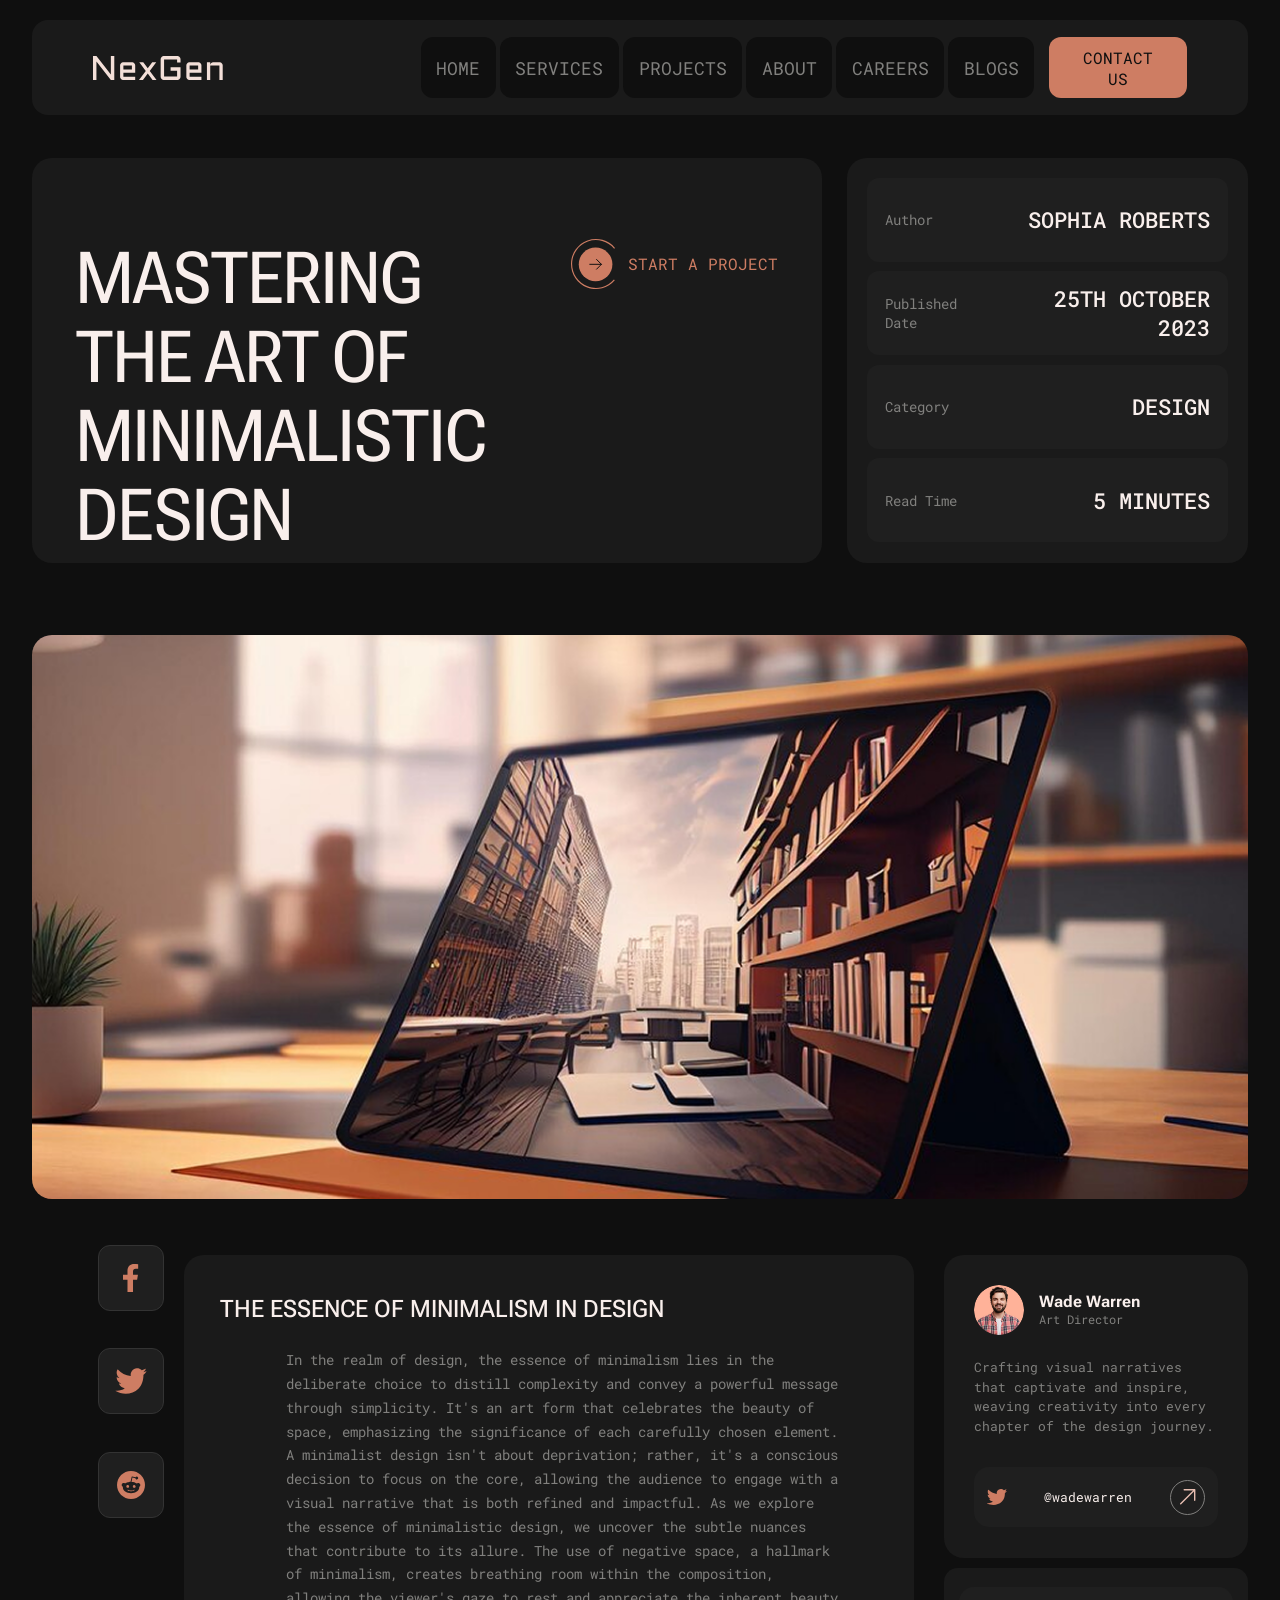
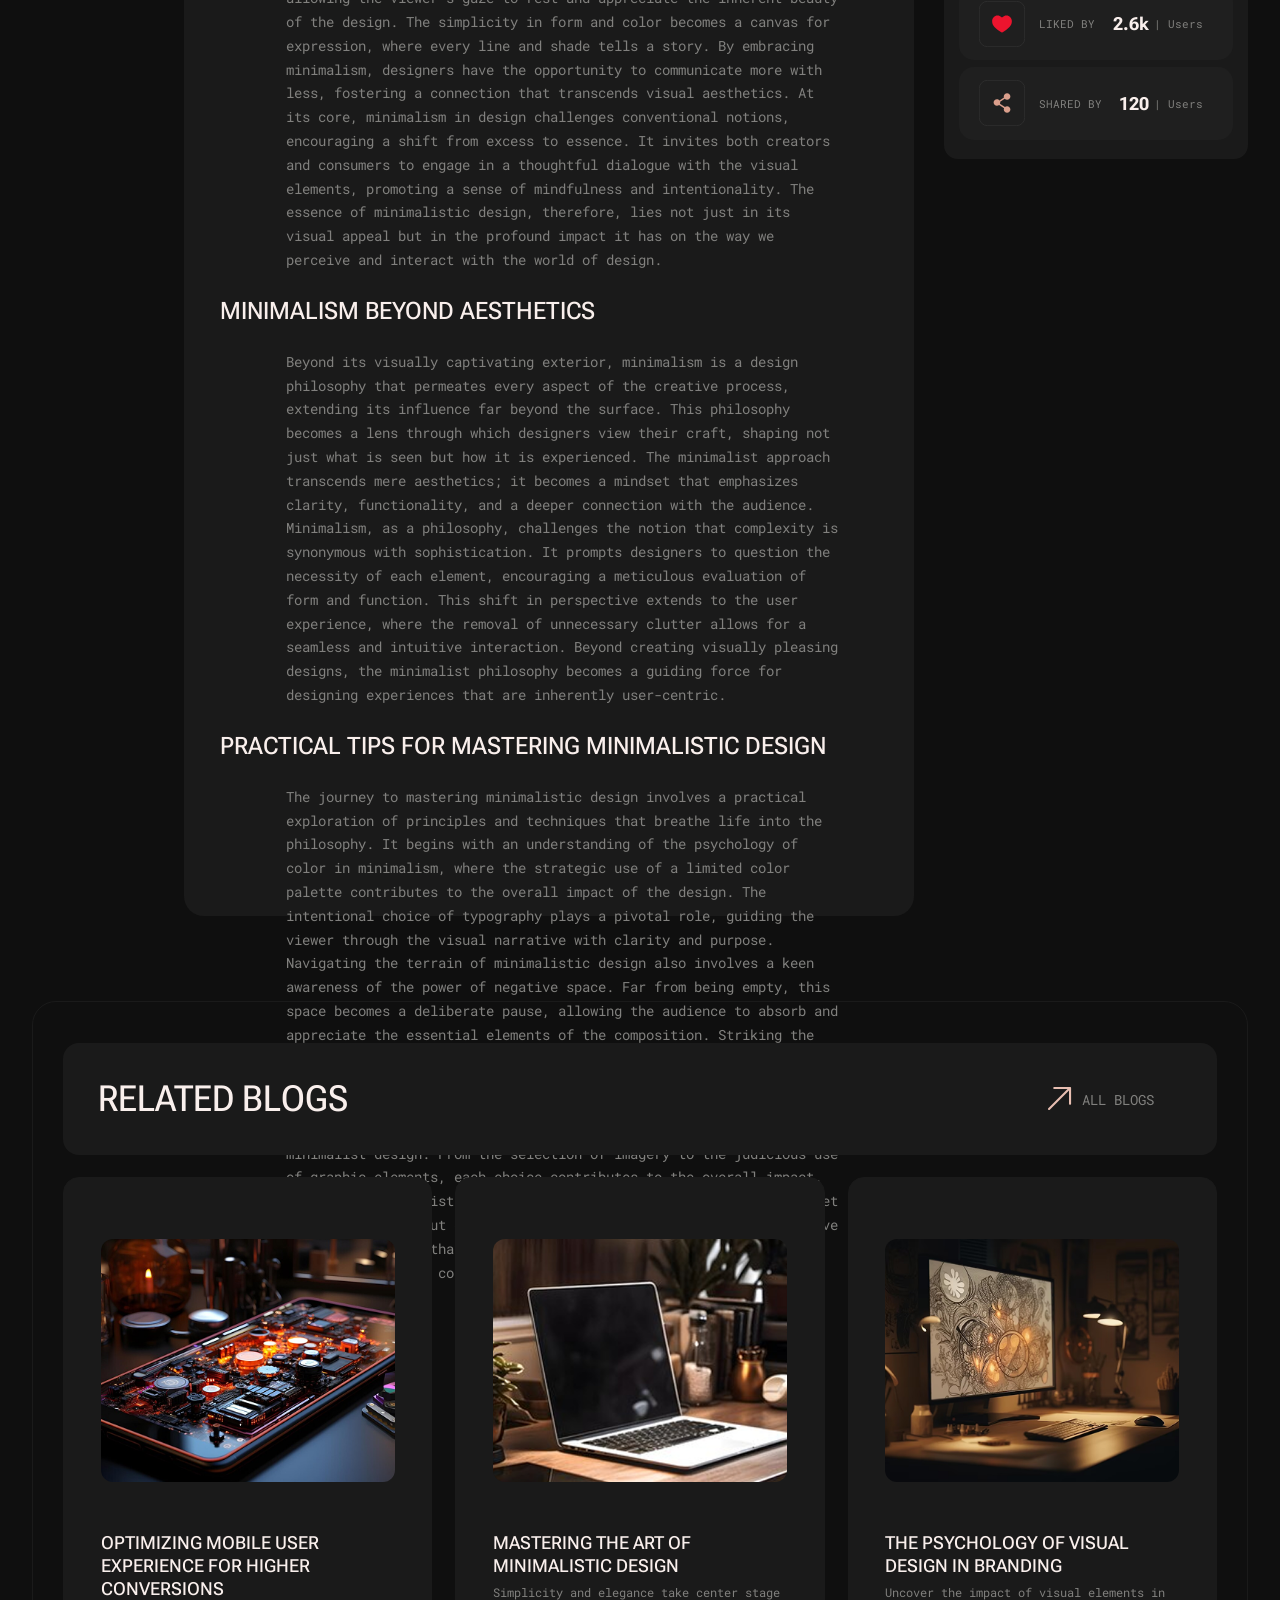
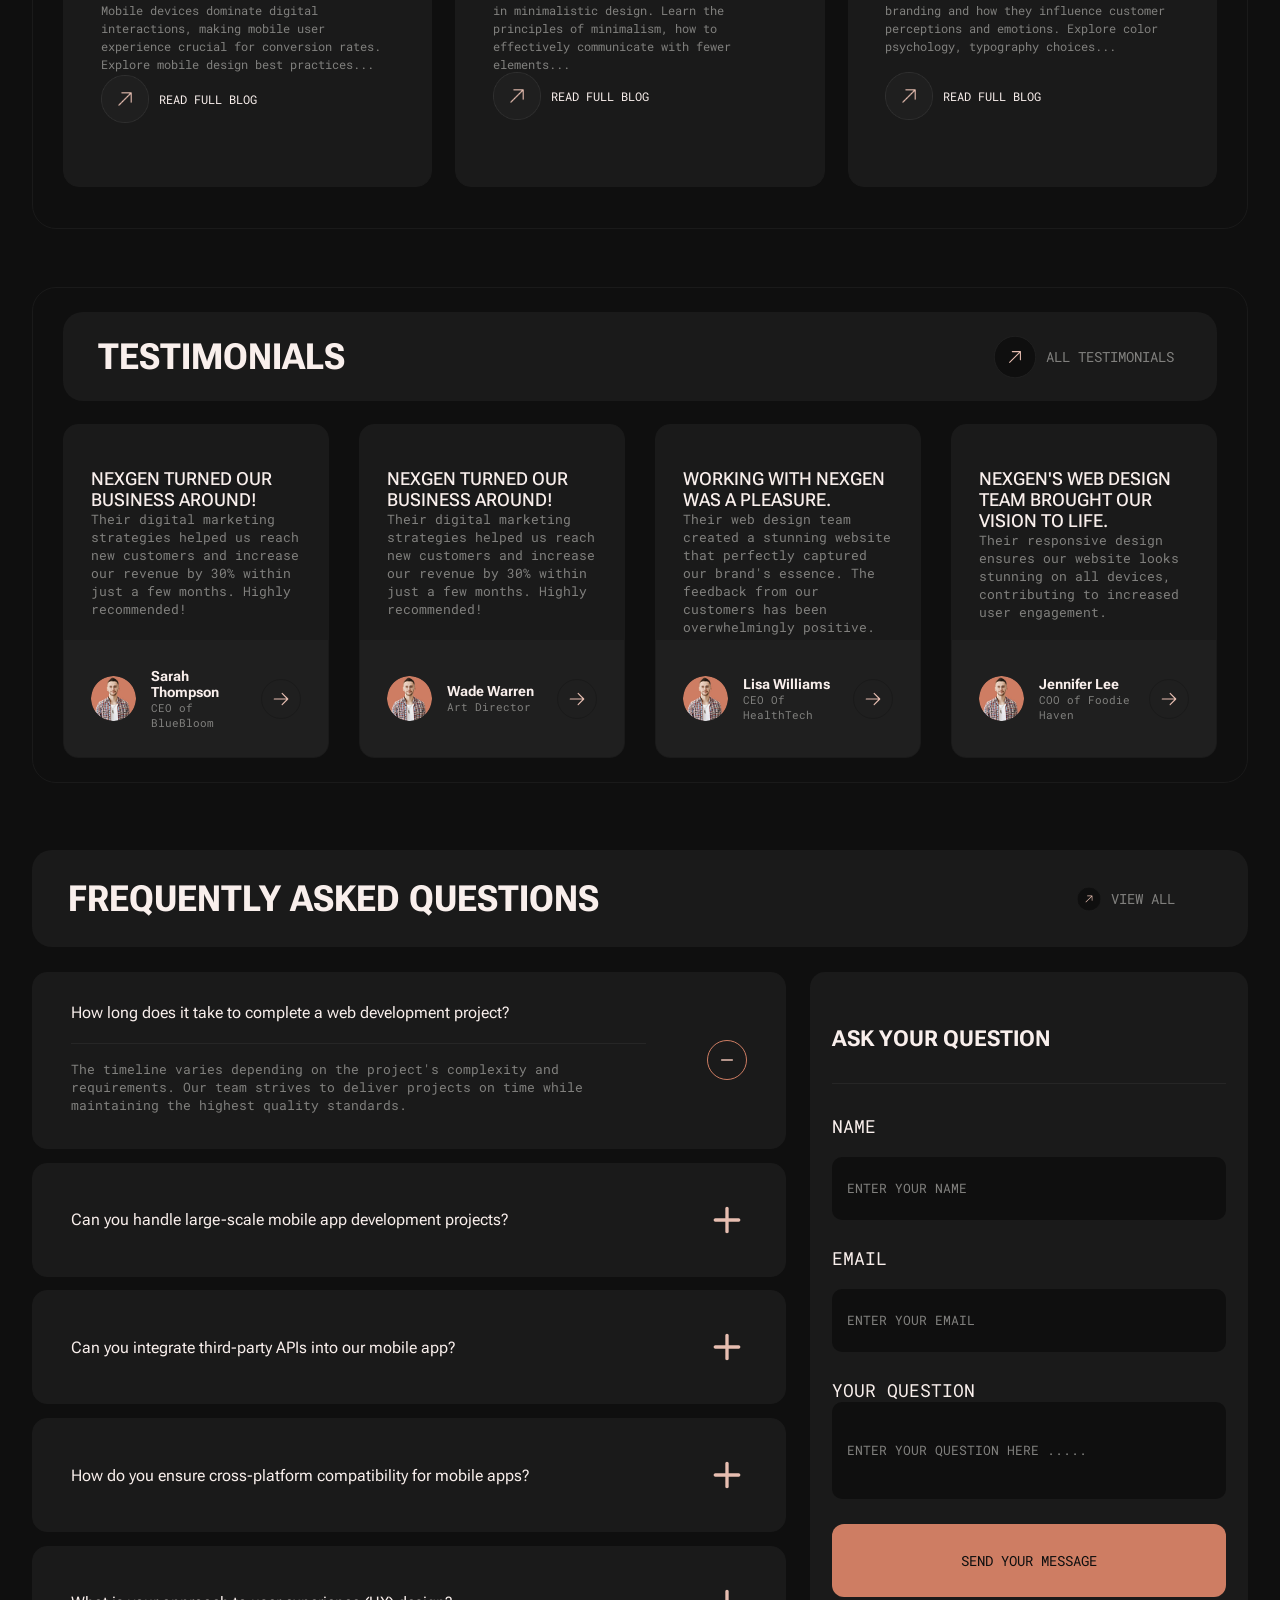
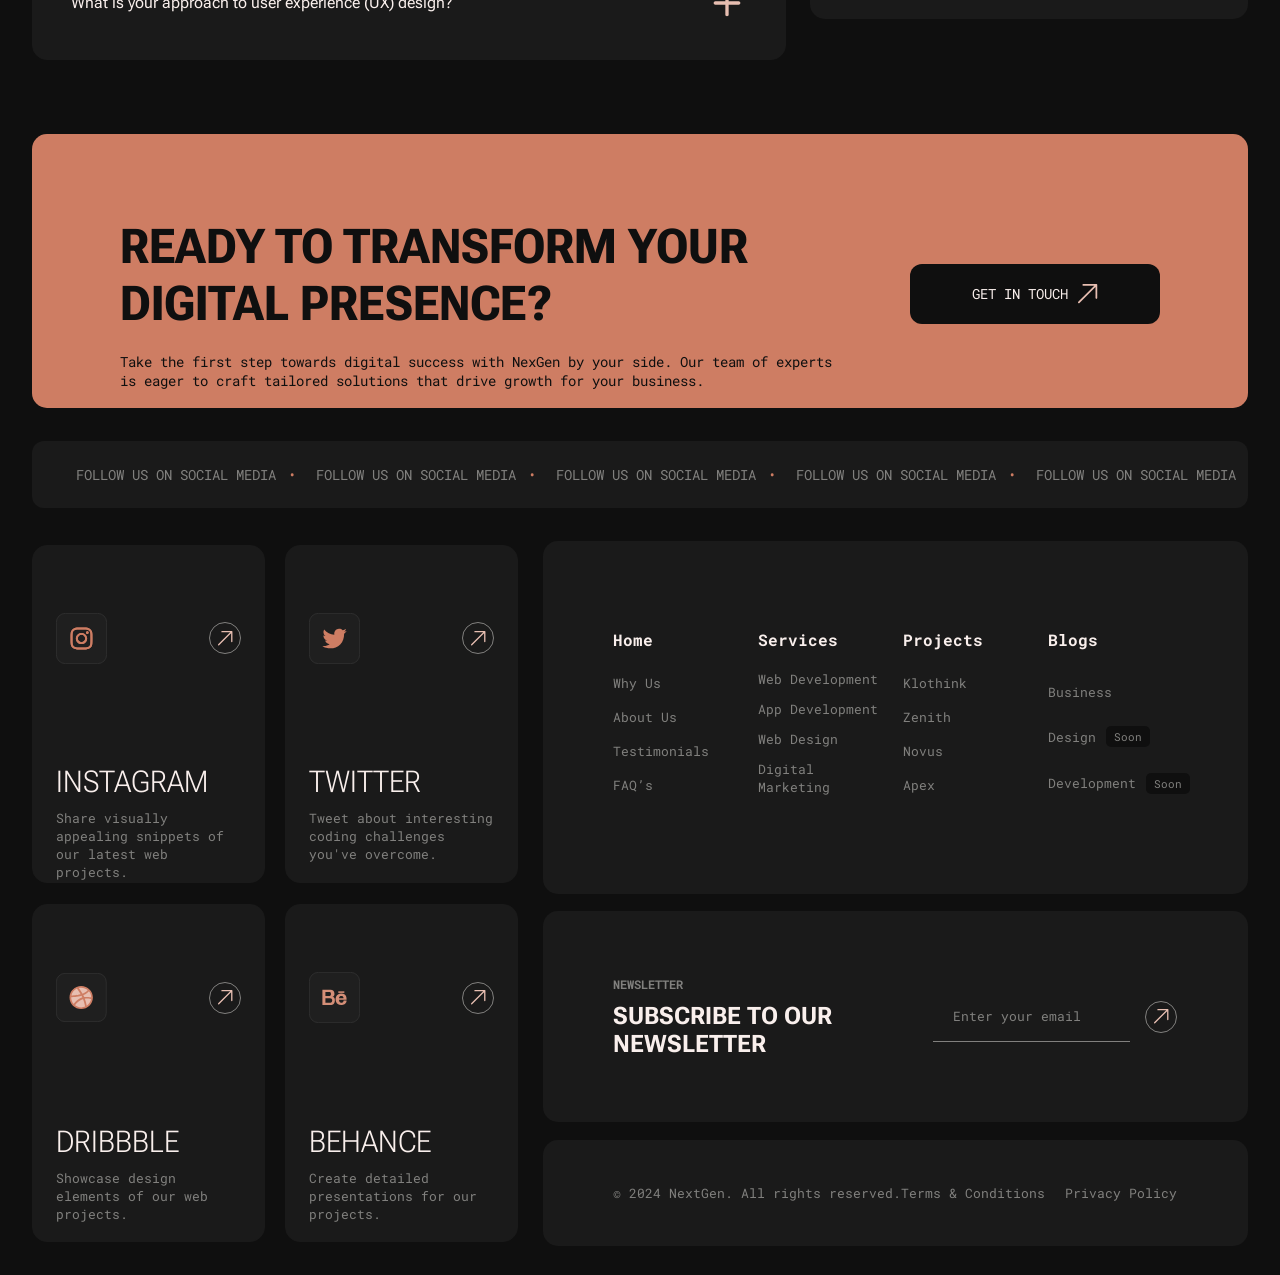
<file: blog_open/index.html>
<!DOCTYPE html>
<html lang="en">
<head>
    <meta charset="UTF-8">
    <meta name="viewport" content="width=device-width, initial-scale=1.0">
    <link rel="stylesheet" href="style.css">
    <title>Document</title>
    <link rel="preconnect" href="https://fonts.googleapis.com">
    <link rel="preconnect" href="https://fonts.gstatic.com" crossorigin>
    <link href="https://fonts.googleapis.com/css2?family=Roboto+Mono:ital,wght@0,100..700;1,100..700&display=swap" rel="stylesheet">
    <link rel="preconnect" href="https://fonts.googleapis.com">
    <link rel="preconnect" href="https://fonts.gstatic.com" crossorigin>
    <link href="https://fonts.googleapis.com/css2?family=Roboto+Flex:opsz,wght,XOPQ,XTRA,YOPQ,YTDE,YTFI,YTLC,YTUC@8..144,100..1000,96,468,79,-203,738,514,712&family=Roboto+Mono:ital,wght@0,100..700;1,100..700&display=swap" rel="stylesheet">
</head>
<body>
    <header>
        <div class="center_smenter">
            <div class="center">
                <img src="../resource/logos_znachki/Logo.svg" alt="" onclick="">
                <nav>
                    <ul>
                        <a href="../main/index.html">Home</a>
                        <a href="../service/index.html">Services</a>
                        <a href="../project/index.html">Projects</a>
                        <a href="../about/index.html">About</a>
                        <a href="../careers/index.html">Careers</a>
                        <a href="../blog/index.html">Blogs</a>
                    </ul>
                    <button onclick="window.location.href='../contact/index.html'">
                        Contact Us
                    </button>
                </nav>
            </div>
        </div>
    </header>

    <section class="main">
        <div class="cneter">
            <div class="left">
                <div class="center">
                    <h1>Mastering the Art of Minimalistic Design</h1>
                    <button><img src="../resource/logos_znachki/Button.svg" alt=""><p>Start a Project</p></button>
                </div>
            </div>
            <div class="right">
                <div class="center">
                    <article>
                        <div class="center_art">
                            <p>Author</p>
                            <h6>Sophia Roberts</h6>
                        </div>
                    </article>
                    <article>
                        <div class="center_art">
                            <p>Published Date</p>
                            <h6>25th October 2023</h6>
                        </div>
                    </article>
                    <article>
                        <div class="center_art">
                            <p>Category</p>
                            <h6>Design</h6>
                        </div>
                    </article>
                    <article>
                        <div class="center_art">
                            <p>Read Time</p>
                            <h6>5 minutes</h6>
                        </div>
                    </article>
                </div>
            </div>
        </div>
    </section>

    <section class="blog_part">
        <div class="cneter">
            <img src="../resource/image/blog_info/Image.png" alt="">
            <div class="down">
                <div class="left">
                    <button><img src="../resource/logos_znachki/blog_info/socity (1).svg" alt=""></button>
                    <button><img src="../resource/logos_znachki/blog_info/socity (2).svg" alt=""></button>
                    <button><img src="../resource/logos_znachki/blog_info/socity (3).svg" alt=""></button>
                </div>
                <div class="text_center">
                    <div class="center">
                        <h6>The Essence of Minimalism in Design</h6>
                        <p>In the realm of design, the essence of minimalism lies in the deliberate choice to distill complexity and convey a powerful message through simplicity. It's an art form that celebrates the beauty of space, emphasizing the significance of each carefully chosen element. A minimalist design isn't about deprivation; rather, it's a conscious decision to focus on the core, allowing the audience to engage with a visual narrative that is both refined and impactful.

As we explore the essence of minimalistic design, we uncover the subtle nuances that contribute to its allure. The use of negative space, a hallmark of minimalism, creates breathing room within the composition, allowing the viewer's gaze to rest and appreciate the inherent beauty of the design. The simplicity in form and color becomes a canvas for expression, where every line and shade tells a story. By embracing minimalism, designers have the opportunity to communicate more with less, fostering a connection that transcends visual aesthetics.

At its core, minimalism in design challenges conventional notions, encouraging a shift from excess to essence. It invites both creators and consumers to engage in a thoughtful dialogue with the visual elements, promoting a sense of mindfulness and intentionality. The essence of minimalistic design, therefore, lies not just in its visual appeal but in the profound impact it has on the way we perceive and interact with the world of design.</p>
                        <h6>Minimalism Beyond Aesthetics</h6>
                        <p>Beyond its visually captivating exterior, minimalism is a design philosophy that permeates every aspect of the creative process, extending its influence far beyond the surface. This philosophy becomes a lens through which designers view their craft, shaping not just what is seen but how it is experienced. The minimalist approach transcends mere aesthetics; it becomes a mindset that emphasizes clarity, functionality, and a deeper connection with the audience.

Minimalism, as a philosophy, challenges the notion that complexity is synonymous with sophistication. It prompts designers to question the necessity of each element, encouraging a meticulous evaluation of form and function. This shift in perspective extends to the user experience, where the removal of unnecessary clutter allows for a seamless and intuitive interaction. Beyond creating visually pleasing designs, the minimalist philosophy becomes a guiding force for designing experiences that are inherently user-centric.
</p>
                        <h6>Practical Tips for Mastering Minimalistic Design</h6>
                        <p>The journey to mastering minimalistic design involves a practical exploration of principles and techniques that breathe life into the philosophy. It begins with an understanding of the psychology of color in minimalism, where the strategic use of a limited color palette contributes to the overall impact of the design. The intentional choice of typography plays a pivotal role, guiding the viewer through the visual narrative with clarity and purpose.

Navigating the terrain of minimalistic design also involves a keen awareness of the power of negative space. Far from being empty, this space becomes a deliberate pause, allowing the audience to absorb and appreciate the essential elements of the composition. Striking the right balance between simplicity and sophistication is an art in itself, requiring a discerning eye and a commitment to the core principles of minimalism.

Practical tips extend beyond the theoretical, delving into the day-to-day decisions that shape a minimalist design. From the selection of imagery to the judicious use of graphic elements, each choice contributes to the overall impact. Mastery in minimalistic design is not merely about adherence to a set of rules; it's about developing an intuition that guides the creative process, ensuring that every design decision serves a purpose and contributes to the cohesive whole.</p>
                    </div>
                </div>
                <div class="right_account_data">
                    <div class="verh_acc">
                        <div class="center">
                            <div class="naming">
                                <img src="../resource/image/blog_info/avatarka.png" alt="">
                                <div>
                                    <h6>Wade Warren</h6>
                                    <p>Art Director</p>
                                </div>
                            </div>
                            <p>Crafting visual narratives that captivate and inspire, weaving creativity into every chapter of the design journey.</p>
                            <div class="socity">
                                <div class="center_socity">
                                    <img src="../resource/logos_znachki/blog_info/twiter_strelka (1).svg" alt="">
                                    <p>@wadewarren</p>
                                    <button><img src="../resource/logos_znachki/blog_info/twiter_strelka (2).svg" alt=""></button>
                                </div>
                            </div>
                        </div>
                    </div>
                    <div class="niz_liked_comment">
                        <div class="center">
                            <div class="pupik">
                                <button><img src="../resource/logos_znachki/blog_info/like.svg" alt=""></button>
                                <div class="info">
                                    <p>Liked By</p>
                                    <div>
                                        <h6>2.6k</h6>
                                        <p>| Users</p>
                                    </div>
                                </div>
                            </div>
                            <div class="pupik">
                                <button><img src="../resource/logos_znachki/blog_info/share.svg" alt=""></button>
                                <div class="info">
                                    <p>Shared BY</p>
                                    <div>
                                        <h6>120</h6>
                                        <p>| Users</p>
                                    </div>
                                </div>
                            </div>
                        </div>
                    </div>
                    
                </div>
            </div>
        </div>
    </section>

    <section class="related">
        <div class="obvodka">
            <div class="cneter">
                <div class="up">
                    <div class="center">
                        <div class="verh">
                            <h1>Related Blogs</h1>
                            <button>
                                <img src="../resource/logos_znachki/piu.svg" alt="">
                                <p>ALL Blogs</p>
                            </button>
                        </div>
                    </div>
                </div>
                <div class="down">
                    <article>
                        <div class="center">
                            <img src="../resource/image/blog/Image.png" alt="">
                            <div class="text_content">
                                <h4>Optimizing Mobile User Experience for Higher Conversions</h4>
                                <p>Mobile devices dominate digital interactions, making mobile user experience crucial for conversion rates. Explore mobile design best practices...</p>
                                <button>
                                    <img src="../resource/logos_znachki/ya_ne_ponyal.png" alt="">
                                    <p>Read Full Blog</p>
                                </button>
                            </div>
                        </div>
                    </article>
                    <article>
                        <div class="center">
                            <img src="../resource/image/blog/Image-1.png" alt="">
                            <div class="text_content">
                                <h4>Mastering the Art of Minimalistic Design</h4>
                                <p>Simplicity and elegance take center stage in minimalistic design. Learn the principles of minimalism, how to effectively communicate with fewer elements...</p>
                                <button>
                                    <img src="../resource/logos_znachki/ya_ne_ponyal.png" alt="">
                                    <p>Read Full Blog</p>
                                </button>
                            </div>
                        </div>
                    </article>
                    <article>
                        <div class="center">
                            <img src="../resource/image/blog/Image-2.png" alt="">
                            <div class="text_content">
                                <h4>The Psychology of Visual Design in Branding</h4>
                                <p>Uncover the impact of visual elements in branding and how they influence customer perceptions and emotions. Explore color psychology, typography choices...</p>
                                <button>
                                    <img src="../resource/logos_znachki/ya_ne_ponyal.png" alt="">
                                    <p>Read Full Blog</p>
                                </button>
                            </div>
                        </div>
                    </article>
                </div>
            </div>
        </div>
        
    </section>


    <section class="testimonials">
        <div class="huhuhu">
            <div class="cneter">
                <div class="up">
                    <div class="center">
                        <h1>Testimonials</h1>
                        <button>
                            <img src="../resource/logos_znachki/znach-daunload.svg" alt="">
                            <p>ALL Testimonials</p>
                        </button>
                    </div>
                </div>
                <div class="down">
                    <article>
                        <div class="verh">
                            <div class="center">
                                <h6>NexGen turned our business around!</h6>
                                <p>Their digital marketing strategies helped us reach new customers and increase our revenue by 30% within just a few months. Highly recommended!</p>
                            </div>
                        </div>
                        <div class="niz">
                            <div class="center">
                                <img src="../resource/image/testisasty/Image-1.png" alt="">
                                <div>
                                    <h6>Sarah Thompson</h6>
                                    <p>CEO of BlueBloom</p>
                                </div>
                                <button>
                                    <img src="../resource/logos_znachki/right-arrow.svg" alt="">
                                </button>
                            </div>
                        </div>
                    </article>

                    <article>
                        <div class="verh">
                            <div class="center">
                                <h6>NexGen turned our business around!</h6>
                                <p>Their digital marketing strategies helped us reach new customers and increase our revenue by 30% within just a few months. Highly recommended!</p>
                            </div>
                        </div>
                        <div class="niz">
                            <div class="center">
                                <img src="../resource/image/testisasty/Image-1.png" alt="">
                                <div>
                                    <h6>Wade Warren</h6>
                                    <p>Art Director</p>
                                </div>
                                <button>
                                    <img src="../resource/logos_znachki/right-arrow.svg" alt="">
                                </button>
                            </div>
                        </div>
                    </article>

                    <article>
                        <div class="verh">
                            <div class="center">
                                <h6>Working with NexGen was a pleasure.</h6>
                                <p>Their web design team created a stunning website that perfectly captured our brand's essence. The feedback from our customers has been overwhelmingly positive.</p>
                            </div>
                        </div>
                        <div class="niz">
                            <div class="center">
                                <img src="../resource/image/testisasty/Image-1.png" alt="">
                                <div>
                                    <h6>Lisa Williams</h6>
                                    <p>CEO Of HealthTech</p>
                                </div>
                                <button>
                                    <img src="../resource/logos_znachki/right-arrow.svg" alt="">
                                </button>
                            </div>
                        </div>
                    </article>

                    <article>
                        <div class="verh">
                            <div class="center">
                                <h6>NexGen's web design team brought our vision to life.</h6>
                                <p>Their responsive design ensures our website looks stunning on all devices, contributing to increased user engagement.</p>
                            </div>
                        </div>
                        <div class="niz">
                            <div class="center">
                                <img src="../resource/image/testisasty/Image-1.png" alt="">
                                <div>
                                    <h6>Jennifer Lee</h6>
                                    <p>COO of Foodie Haven</p>
                                </div>
                                <button>
                                    <img src="../resource/logos_znachki/right-arrow.svg" alt="">
                                </button>
                            </div>
                        </div>
                    </article>
                </div>
            </div>
        </div>
    </section>

    <section class="qAa">
        <div class="cneter">
            <div class="up">
                <div class="center">
                    <h1>Frequently Asked Questions</h1>
                    <button>
                        <img src="../resource/logos_znachki/znach-daunload.svg" alt="">
                        <p>View All</p>
                    </button>
                </div>
                <div class="down">
                    <div class="left">
                        <article class="active">
                            <div class="center_art">
                                <div class="txt_content">
                                    <span>How long does it take to complete a web development project?</span>
                                    <p>The timeline varies depending on the project's complexity and requirements. Our team strives to deliver projects on time while maintaining the highest quality standards.</p>
                                </div>
                                <button>
                                    <img src="../resource/logos_znachki/q&a/-.svg" alt="">
                                </button>
                            </div>
                        </article>

                        <article>
                            <div class="center_art">
                                <span>Can you handle large-scale mobile app development projects?</span>
                                <img src="../resource/logos_znachki/q&a/+.svg" alt="">
                        </article>

                        <article>
                            <div class="center_art">
                                <span>Can you integrate third-party APIs into our mobile app?</span>
                                <img src="../resource/logos_znachki/q&a/+.svg" alt="">
                        </article>

                        <article>
                            <div class="center_art">
                                <span>How do you ensure cross-platform compatibility for mobile apps?</span>
                                <img src="../resource/logos_znachki/q&a/+.svg" alt="">
                        </article>

                        <article>
                            <div class="center_art">
                                <span>What is your approach to user experience (UX) design?</span>
                                <img src="../resource/logos_znachki/q&a/+.svg" alt="">
                        </article>
                    </div>
                    <div class="right">
                        <div class="center_w">
                            <div class="verh">
                                <h4>Ask your question</h4>
                            </div>
                            <div class="down">
                                <div>
                                    <p>Name</p>
                                    <input type="text" placeholder="Enter your name">
                                </div>
                                <div>
                                    <p>Email</p>
                                    <input type="text" placeholder="Enter your email">
                                </div>
                                <div>
                                    <p>Your Question</p>
                                    <input type="text" placeholder="Enter Your Question Here .....">
                                </div>
                                <button>Send Your Message</button>
                            </div>
                        </div>
                    </div>
                </div>
            </div>
                
        </div>
    </section>

    <footer>
        
        <div class="main_center">
            <div class="digital">
                <div class="cneter">
                    <div class="puding">
                        <h1>Ready to Transform Your Digital Presence?</h1>
                        <p>Take the first step towards digital success with NexGen by your side. Our team of experts is eager to craft tailored solutions that drive growth for your business.</p>
                    </div>
                    <div class="duding">
                        <button>
                            <p>Get in Touch</p>
                            <img src="../resource/logos_znachki/piu.svg" alt="">
                        </button>
                    </div>
                </div>
            </div>
            <div class="lenta">
                <li>Follow Us on Social Media</li>
                <li>Follow Us on Social Media</li>
                <li>Follow Us on Social Media</li>
                <li>Follow Us on Social Media</li>
                <li>Follow Us on Social Media</li>
                <li>Follow Us on Social Media</li>
            </div>
            <div class="sam_footer">
                <div class="left">
                    <article>
                        <div class="center_art">
                            <div class="verh">
                                <img src="../resource/logos_znachki/footer_socity/Icon Container.svg" alt="">
                                <button><img src="../resource/logos_znachki/piu.svg" alt=""></button>
                            </div>
                            <div class="niz">
                                <h6>INstagram</h6>
                                <p>Share visually appealing snippets of our latest web projects.</p>
                            </div>
                        </div>
                    </article>
                    <article>
                        <div class="center_art">
                            <div class="verh">
                                <img src="../resource/logos_znachki/footer_socity/Icon Container-1.svg" alt="">
                                <button><img src="../resource/logos_znachki/piu.svg" alt=""></button>
                            </div>
                            <div class="niz">
                                <h6>Twitter</h6>
                                <p>Tweet about interesting coding challenges you've overcome.</p>
                            </div>
                        </div>
                    </article>
                    <article>
                        <div class="center_art">
                            <div class="verh">
                                <img src="../resource/logos_znachki/footer_socity/Icon Container-2.svg" alt="">
                                <button><img src="../resource/logos_znachki/piu.svg" alt=""></button>
                            </div>
                            <div class="niz">
                                <h6>Dribbble</h6>
                                <p>Showcase design elements of our web projects.</p>
                            </div>
                        </div>
                    </article>
                    <article>
                        <div class="center_art">
                            <div class="verh">
                                <img src="../resource/logos_znachki/footer_socity/Icon Container-3.svg" alt="">
                                <button><img src="../resource/logos_znachki/piu.svg" alt=""></button>
                            </div>
                            <div class="niz">
                                <h6>Behance</h6>
                                <p>Create detailed presentations for our projects.</p>
                            </div>
                        </div>
                    </article>
                </div>
                <div class="right">
                    <div class="verh">
                        <div class="center_vse">
                            <ul>
                                <h3>Home</h3>
                                <a href="">Why Us</a>
                                <a href="">About Us</a>
                                <a href="">Testimonials</a>
                                <a href="">FAQ’s</a>
                            </ul>
                            <ul>
                                <h3>Services</h3>
                                <a href="">Web Development</a>
                                <a href="">App Development</a>
                                <a href="">Web Design</a>
                                <a href="">Digital Marketing</a>
                            </ul>
                            <ul>
                                <h3>Projects</h3>
                                <a href="">Klothink</a>
                                <a href="">Zenith</a>
                                <a href="">Novus</a>
                                <a href="">Apex</a>
                            </ul>
                            <ul>
                                <h3>Blogs</h3>
                                <a href="">Business</a>
                                <div>
                                    <a href="">Design</a><p>Soon</p>
                                </div>
                                <div>
                                    <a href="">Development</a><p>Soon</p>
                                </div> 
                            </ul>
                        </div>
                    </div>
                    <div class="sered">
                        <div class="center_sered">
                            <div class="pravo">
                                <h6>Newsletter</h6>
                                <h3>Subscribe To our Newsletter</h3>
                            </div>
                            <div class="levo">
                                <input type="text" placeholder="Enter your email">
                                <button><img src="../resource/logos_znachki/piu.svg" alt="">
                                </button>
                            </div>
                        </div>
                    </div>
                    <div class="niz">
                        <div class="center_n">
                            <p>© 2024 NextGen. All rights reserved.</p>
                            <div><p>Terms & Conditions</p><a href="">Privacy Policy</a></div>
                        </div>
                    </div>
                </div>
            </div>
        </div>
    </footer>
</body>
</html>
</file>
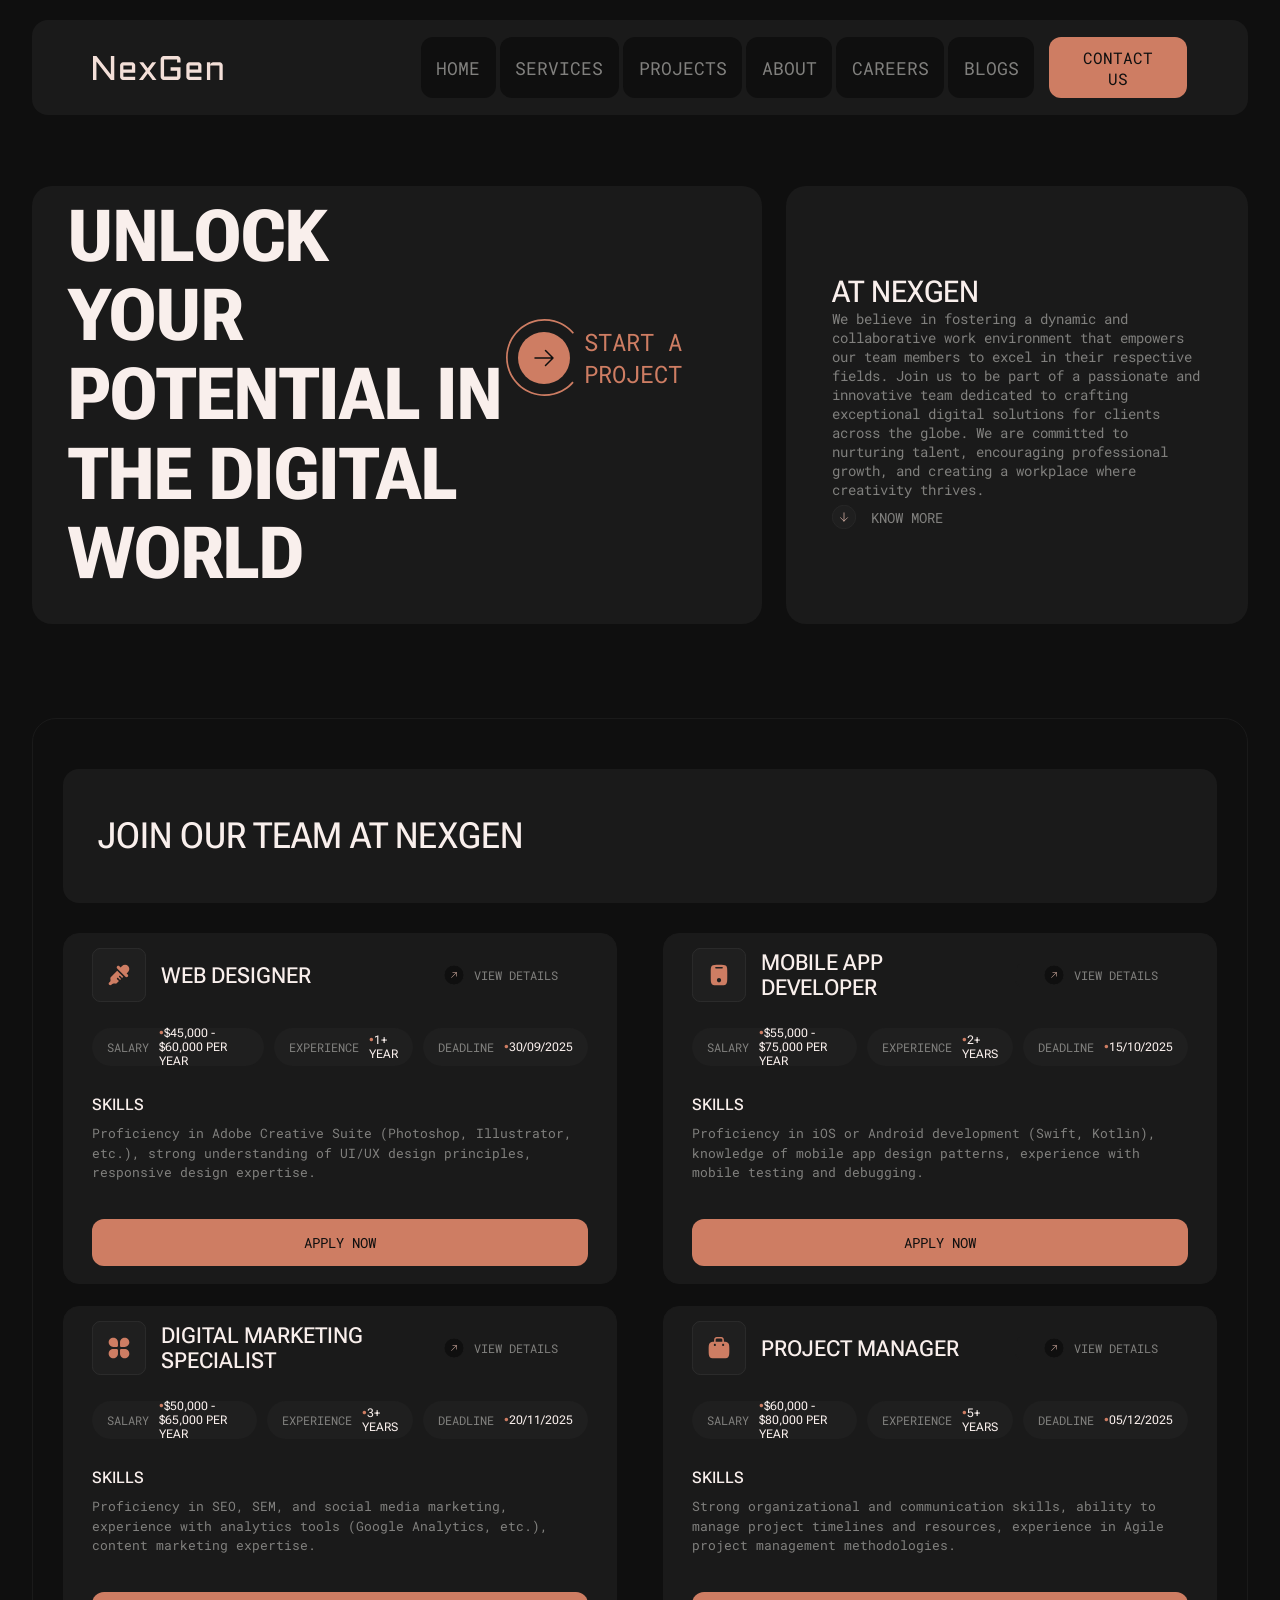
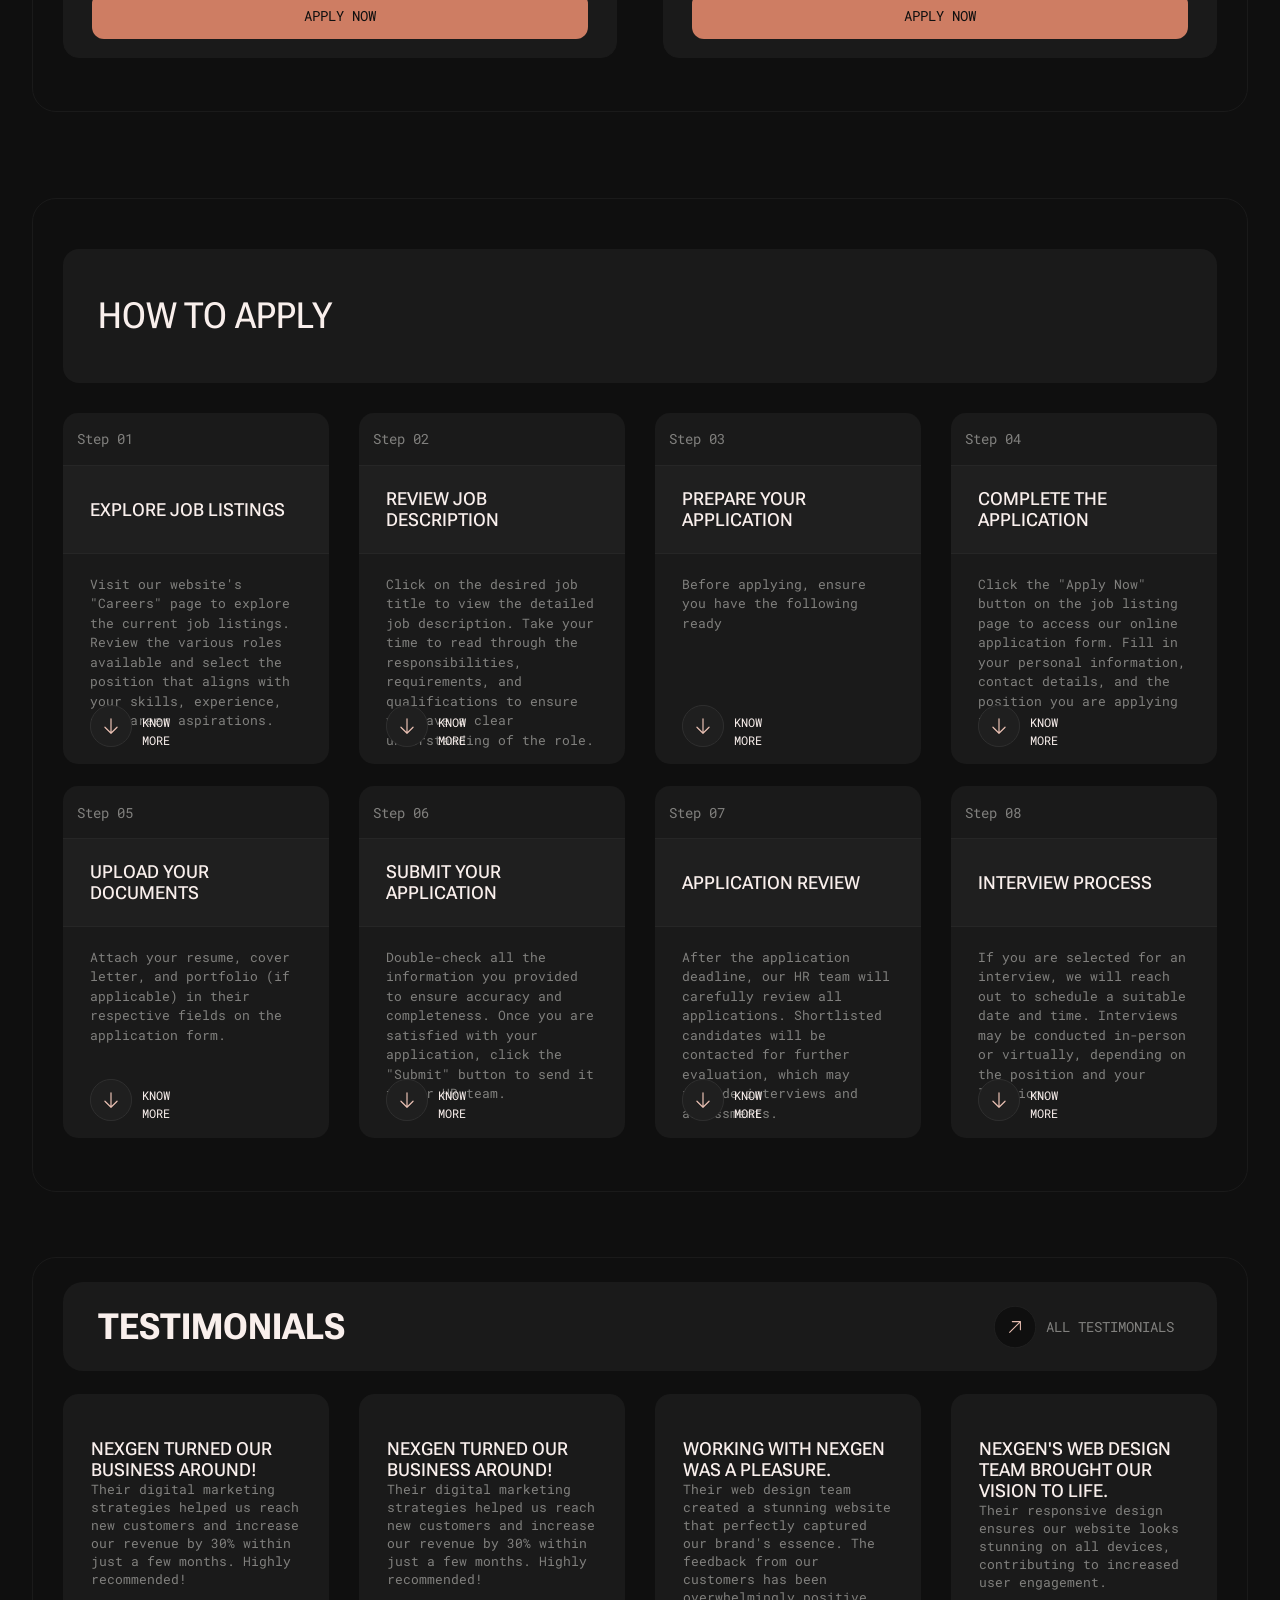
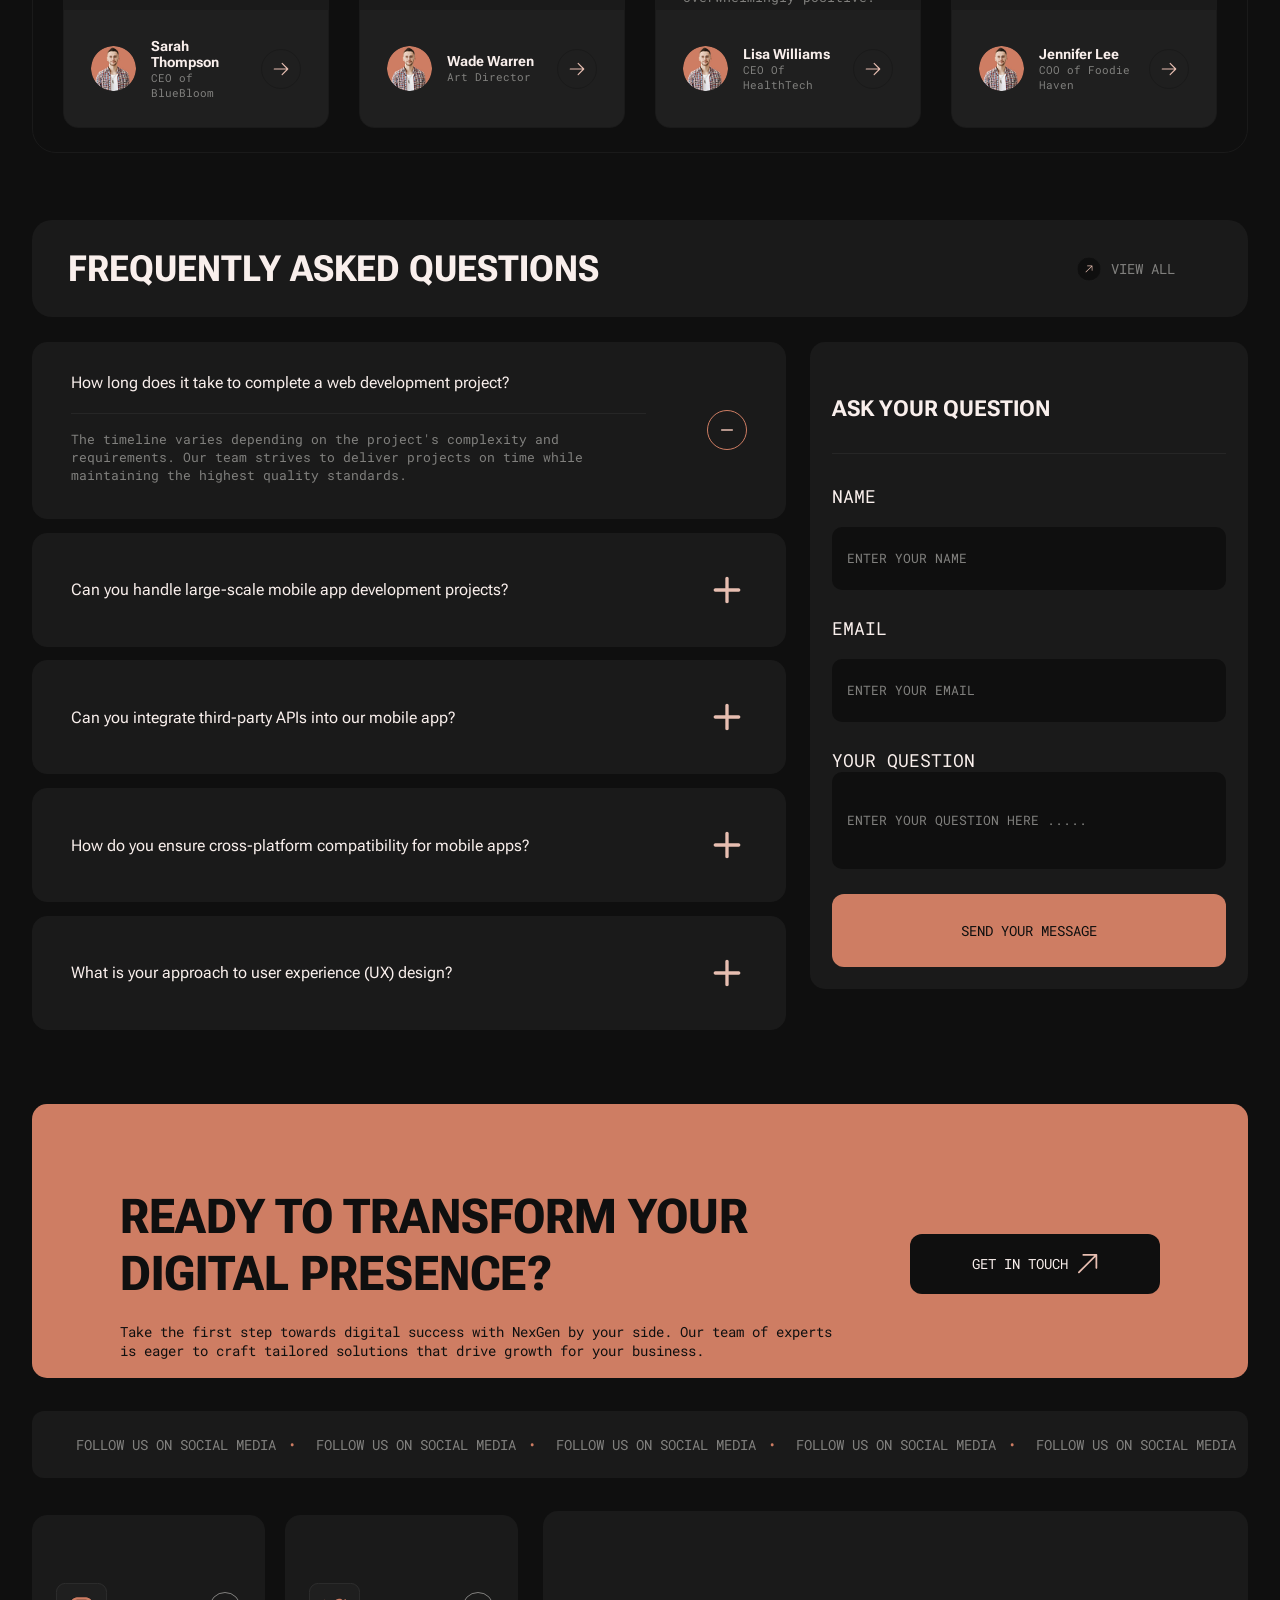
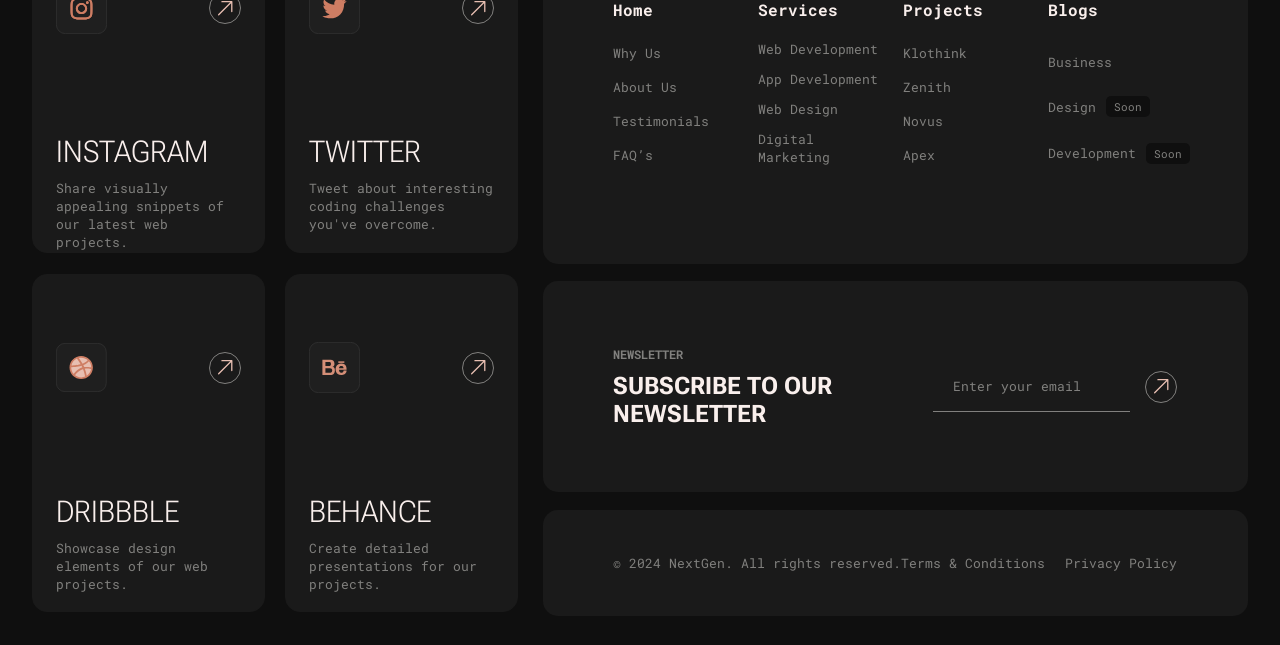
<file: careers/index.html>
<!DOCTYPE html>
<html lang="en">
<head>
    <meta charset="UTF-8">
    <meta name="viewport" content="width=device-width, initial-scale=1.0">
    <link rel="stylesheet" href="style.css">
    <title>Document</title>
    <link rel="preconnect" href="https://fonts.googleapis.com">
    <link rel="preconnect" href="https://fonts.gstatic.com" crossorigin>
    <link href="https://fonts.googleapis.com/css2?family=Roboto+Mono:ital,wght@0,100..700;1,100..700&display=swap" rel="stylesheet">
    <link rel="preconnect" href="https://fonts.googleapis.com">
    <link rel="preconnect" href="https://fonts.gstatic.com" crossorigin>
    <link href="https://fonts.googleapis.com/css2?family=Roboto+Flex:opsz,wght,XOPQ,XTRA,YOPQ,YTDE,YTFI,YTLC,YTUC@8..144,100..1000,96,468,79,-203,738,514,712&family=Roboto+Mono:ital,wght@0,100..700;1,100..700&display=swap" rel="stylesheet">
</head>
<body>
    <header>
        <div class="center_smenter">
            <div class="center">
                <img src="../resource/logos_znachki/Logo.svg" alt="" onclick="">
                <nav>
                    <ul>
                        <a href="../main/index.html">Home</a>
                        <a href="../service/index.html">Services</a>
                        <a href="../project/index.html">Projects</a>
                        <a href="../about/index.html">About</a>
                        <a href="../careers/index.html">Careers</a>
                        <a href="../blog/index.html">Blogs</a>
                    </ul>
                    <button onclick="window.location.href='../contact/index.html'">
                        Contact Us
                    </button>
                </nav>
            </div>
        </div>
    </header>

    <section class="main">
        <div class="huina_huini">
            <div class="cneter">
                <div class="left">
                    <div class="center">
                        <div class="verh">
                            <h1>Unlock Your Potential in the Digital World</h1>
                            <button><img src="../resource/logos_znachki/Button.svg" alt=""><p>Start a Project</p></button>
                        </div>
                    </div>
                </div>
                <div class="right">
                    <div class="center">
                        <h6>At NexGen</h6>
                        <p>We believe in fostering a dynamic and collaborative work environment that empowers our team members to excel in their respective fields. Join us to be part of a passionate and innovative team dedicated to crafting exceptional digital solutions for clients across the globe. We are committed to nurturing talent, encouraging professional growth, and creating a workplace where creativity thrives.</p>
                        <button>
                            <img src="../resource/logos_znachki/down_arrow.svg" alt="">
                            <p>Know More</p>
                        </button>
                        
                    </div>
                </div>
            </div>
        </div>
        
    </section>

    <section class="join">
        <div class="obvodka">
            <div class="cneter">
                <div class="up">
                    <h1>Join Our Team at NexGen</h1>
                </div>
                <div class="down">
                    <article>
                        <div class="center">
                            <div class="verh">
                                <div>
                                    <img src="../resource/logos_znachki/pipi/Icon Container.svg" alt="">
                                    <h4>WEB DESIGNER</h4>
                                </div>
                                <button class="right">
                                    <img src="../resource/logos_znachki/znach-daunload.svg" alt="">
                                    <p>View Details</p>
                                </button>
                            </div>
                            <div class="tags">
                                <div>
                                    <span>Salary</span>
                                    <li>$45,000 - $60,000 per year</li>
                                </div>
                                <div>
                                    <span>Experience</span>
                                    <li>1+ year</li>
                                </div>
                                <div>
                                    <span>Deadline</span>
                                    <li>30/09/2025</li>
                                </div>
                            </div>
                            <div class="text">
                                <h6>SKILLS</h6>
                                <p>Proficiency in Adobe Creative Suite (Photoshop, Illustrator, etc.), strong understanding of UI/UX design principles, responsive design expertise.</p>
                            </div>
                            <button>APPLY NOW</button>
                        </div>
                    </article>

                    <article>
                        <div class="center">
                            <div class="verh">
                                <div>
                                    <img src="../resource/logos_znachki/pipi/Icon Container-1.svg" alt="">
                                    <h4>MOBILE APP DEVELOPER</h4>
                                </div>
                                <button class="right">
                                    <img src="../resource/logos_znachki/znach-daunload.svg" alt="">
                                    <p>View Details</p>
                                </button>
                            </div>
                            <div class="tags">
                                <div>
                                    <span>Salary</span>
                                    <li>$55,000 - $75,000 per year</li>
                                </div>
                                <div>
                                    <span>Experience</span>
                                    <li>2+ years</li>
                                </div>
                                <div>
                                    <span>Deadline</span>
                                    <li>15/10/2025</li>
                                </div>
                            </div>
                            <div class="text">
                                <h6>SKILLS</h6>
                                <p>Proficiency in iOS or Android development (Swift, Kotlin), knowledge of mobile app design patterns, experience with mobile testing and debugging.</p>
                            </div>
                            <button>APPLY NOW</button>
                        </div>
                    </article>

                    <article>
                        <div class="center">
                            <div class="verh">
                                <div>
                                    <img src="../resource/logos_znachki/pipi/Icon Container-2.svg" alt="">
                                    <h4>DIGITAL MARKETING SPECIALIST</h4>
                                </div>
                                <button class="right">
                                    <img src="../resource/logos_znachki/znach-daunload.svg" alt="">
                                    <p>View Details</p>
                                </button>
                            </div>
                            <div class="tags">
                                <div>
                                    <span>Salary</span>
                                    <li>$50,000 - $65,000 per year</li>
                                </div>
                                <div>
                                    <span>Experience</span>
                                    <li>3+ years</li>
                                </div>
                                <div>
                                    <span>Deadline</span>
                                    <li>20/11/2025</li>
                                </div>
                            </div>
                            <div class="text">
                                <h6>SKILLS</h6>
                                <p>Proficiency in SEO, SEM, and social media marketing, experience with analytics tools (Google Analytics, etc.), content marketing expertise.</p>
                            </div>
                            <button>APPLY NOW</button>
                        </div>
                    </article>

                    <article>
                        <div class="center">
                            <div class="verh">
                                <div>
                                    <img src="../resource/logos_znachki/pipi/Icon Container-3.svg" alt="">
                                    <h4>PROJECT MANAGER</h4>
                                </div>
                                <button class="right">
                                    <img src="../resource/logos_znachki/znach-daunload.svg" alt="">
                                    <p>View Details</p>
                                </button>
                            </div>
                            <div class="tags">
                                <div>
                                    <span>Salary</span>
                                    <li>$60,000 - $80,000 per year</li>
                                </div>
                                <div>
                                    <span>Experience</span>
                                    <li>5+ years</li>
                                </div>
                                <div>
                                    <span>Deadline</span>
                                    <li>05/12/2025</li>
                                </div>
                            </div>
                            <div class="text">
                                <h6>SKILLS</h6>
                                <p>Strong organizational and communication skills, ability to manage project timelines and resources, experience in Agile project management methodologies.</p>
                            </div>
                            <button>APPLY NOW</button>
                        </div>
                    </article>
                </div>
            </div>
        </div>
    </section>

    <section class="apply">
        <div class="obvodka">
            <div class="cneter">
                <div class="up">
                    <div class="center">
                        <h1>How to Apply</h1>
                    </div>
                </div>
                <div class="down">
                    <article>
                        <div class="verh">
                            <p>Step 01</p>
                        </div>
                        <div class="title">
                            <div class="center">
                                <h4>Explore Job Listings</h4>
                            </div>
                        </div>
                        <div class="niz">
                            <div class="center">
                                <p>Visit our website's "Careers" page to explore the current job listings. Review the various roles available and select the position that aligns with your skills, experience, and career aspirations.</p>
                                <button>
                                    <img src="../resource/logos_znachki/down_arrow.svg" alt="">
                                    <p>Know More</p>
                                </button>
                            </div>
                        </div>
                    </article>

                    <article>
                        <div class="verh">
                            <p>Step 02</p>
                        </div>
                        <div class="title">
                            <div class="center">
                                <h4>Review Job Description</h4>
                            </div>
                        </div>
                        <div class="niz">
                            <div class="center">
                                <p>Click on the desired job title to view the detailed job description. Take your time to read through the responsibilities, requirements, and qualifications to ensure you have a clear understanding of the role.</p>
                                <button>
                                    <img src="../resource/logos_znachki/down_arrow.svg" alt="">
                                    <p>Know More</p>
                                </button>
                            </div>
                        </div>
                    </article>

                    <article>
                        <div class="verh">
                            <p>Step 03</p>
                        </div>
                        <div class="title">
                            <div class="center">
                                <h4>Prepare Your Application</h4>
                            </div>
                        </div>
                        <div class="niz">
                            <div class="center">
                                <p>Before applying, ensure you have the following ready</p>
                                <button>
                                    <img src="../resource/logos_znachki/down_arrow.svg" alt="">
                                    <p>Know More</p>
                                </button>
                            </div>
                        </div>
                    </article>

                    <article>
                        <div class="verh">
                            <p>Step 04</p>
                        </div>
                        <div class="title">
                            <div class="center">
                                <h4>Complete The Application</h4>
                            </div>
                        </div>
                        <div class="niz">
                            <div class="center">
                                <p>Click the "Apply Now" button on the job listing page to access our online application form. Fill in your personal information, contact details, and the position you are applying for.</p>
                                <button>
                                    <img src="../resource/logos_znachki/down_arrow.svg" alt="">
                                    <p>Know More</p>
                                </button>
                            </div>
                        </div>
                    </article>

                    <article>
                        <div class="verh">
                            <p>Step 05</p>
                        </div>
                        <div class="title">
                            <div class="center">
                                <h4>Upload Your Documents</h4>
                            </div>
                        </div>
                        <div class="niz">
                            <div class="center">
                                <p>Attach your resume, cover letter, and portfolio (if applicable) in their respective fields on the application form.</p>
                                <button>
                                    <img src="../resource/logos_znachki/down_arrow.svg" alt="">
                                    <p>Know More</p>
                                </button>
                            </div>
                        </div>
                    </article>

                    <article>
                        <div class="verh">
                            <p>Step 06</p>
                        </div>
                        <div class="title">
                            <div class="center">
                                <h4>Submit Your Application</h4>
                            </div>
                        </div>
                        <div class="niz">
                            <div class="center">
                                <p>Double-check all the information you provided to ensure accuracy and completeness. Once you are satisfied with your application, click the "Submit" button to send it to our HR team.</p>
                                <button>
                                    <img src="../resource/logos_znachki/down_arrow.svg" alt="">
                                    <p>Know More</p>
                                </button>
                            </div>
                        </div>
                    </article>

                    <article>
                        <div class="verh">
                            <p>Step 07</p>
                        </div>
                        <div class="title">
                            <div class="center">
                                <h4>Application Review</h4>
                            </div>
                        </div>
                        <div class="niz">
                            <div class="center">
                                <p>After the application deadline, our HR team will carefully review all applications. Shortlisted candidates will be contacted for further evaluation, which may include interviews and assessments.</p>
                                <button>
                                    <img src="../resource/logos_znachki/down_arrow.svg" alt="">
                                    <p>Know More</p>
                                </button>
                            </div>
                        </div>
                    </article>

                    <article>
                        <div class="verh">
                            <p>Step 08</p>
                        </div>
                        <div class="title">
                            <div class="center">
                                <h4>Interview Process</h4>
                            </div>
                        </div>
                        <div class="niz">
                            <div class="center">
                                <p>If you are selected for an interview, we will reach out to schedule a suitable date and time. Interviews may be conducted in-person or virtually, depending on the position and your location.</p>
                                <button>
                                    <img src="../resource/logos_znachki/down_arrow.svg" alt="">
                                    <p>Know More</p>
                                </button>
                            </div>
                        </div>
                    </article>
                </div>
            </div>
        </div>
    </section>

    <section class="testimonials">
        <div class="huhuhu">
            <div class="cneter">
                <div class="up">
                    <div class="center">
                        <h1>Testimonials</h1>
                        <button>
                            <img src="../resource/logos_znachki/znach-daunload.svg" alt="">
                            <p>ALL Testimonials</p>
                        </button>
                    </div>
                </div>
                <div class="down">
                    <article>
                        <div class="verh">
                            <div class="center">
                                <h6>NexGen turned our business around!</h6>
                                <p>Their digital marketing strategies helped us reach new customers and increase our revenue by 30% within just a few months. Highly recommended!</p>
                            </div>
                        </div>
                        <div class="niz">
                            <div class="center">
                                <img src="../resource/image/testisasty/Image-1.png" alt="">
                                <div>
                                    <h6>Sarah Thompson</h6>
                                    <p>CEO of BlueBloom</p>
                                </div>
                                <button>
                                    <img src="../resource/logos_znachki/right-arrow.svg" alt="">
                                </button>
                            </div>
                        </div>
                    </article>

                    <article>
                        <div class="verh">
                            <div class="center">
                                <h6>NexGen turned our business around!</h6>
                                <p>Their digital marketing strategies helped us reach new customers and increase our revenue by 30% within just a few months. Highly recommended!</p>
                            </div>
                        </div>
                        <div class="niz">
                            <div class="center">
                                <img src="../resource/image/testisasty/Image-1.png" alt="">
                                <div>
                                    <h6>Wade Warren</h6>
                                    <p>Art Director</p>
                                </div>
                                <button>
                                    <img src="../resource/logos_znachki/right-arrow.svg" alt="">
                                </button>
                            </div>
                        </div>
                    </article>

                    <article>
                        <div class="verh">
                            <div class="center">
                                <h6>Working with NexGen was a pleasure.</h6>
                                <p>Their web design team created a stunning website that perfectly captured our brand's essence. The feedback from our customers has been overwhelmingly positive.</p>
                            </div>
                        </div>
                        <div class="niz">
                            <div class="center">
                                <img src="../resource/image/testisasty/Image-1.png" alt="">
                                <div>
                                    <h6>Lisa Williams</h6>
                                    <p>CEO Of HealthTech</p>
                                </div>
                                <button>
                                    <img src="../resource/logos_znachki/right-arrow.svg" alt="">
                                </button>
                            </div>
                        </div>
                    </article>

                    <article>
                        <div class="verh">
                            <div class="center">
                                <h6>NexGen's web design team brought our vision to life.</h6>
                                <p>Their responsive design ensures our website looks stunning on all devices, contributing to increased user engagement.</p>
                            </div>
                        </div>
                        <div class="niz">
                            <div class="center">
                                <img src="../resource/image/testisasty/Image-1.png" alt="">
                                <div>
                                    <h6>Jennifer Lee</h6>
                                    <p>COO of Foodie Haven</p>
                                </div>
                                <button>
                                    <img src="../resource/logos_znachki/right-arrow.svg" alt="">
                                </button>
                            </div>
                        </div>
                    </article>
                </div>
            </div>
        </div>
    </section>

    <section class="qAa">
        <div class="cneter">
            <div class="up">
                <div class="center">
                    <h1>Frequently Asked Questions</h1>
                    <button>
                        <img src="../resource/logos_znachki/znach-daunload.svg" alt="">
                        <p>View All</p>
                    </button>
                </div>
                <div class="down">
                    <div class="left">
                        <article class="active">
                            <div class="center_art">
                                <div class="txt_content">
                                    <span>How long does it take to complete a web development project?</span>
                                    <p>The timeline varies depending on the project's complexity and requirements. Our team strives to deliver projects on time while maintaining the highest quality standards.</p>
                                </div>
                                <button>
                                    <img src="../resource/logos_znachki/q&a/-.svg" alt="">
                                </button>
                            </div>
                        </article>

                        <article>
                            <div class="center_art">
                                <span>Can you handle large-scale mobile app development projects?</span>
                                <img src="../resource/logos_znachki/q&a/+.svg" alt="">
                        </article>

                        <article>
                            <div class="center_art">
                                <span>Can you integrate third-party APIs into our mobile app?</span>
                                <img src="../resource/logos_znachki/q&a/+.svg" alt="">
                        </article>

                        <article>
                            <div class="center_art">
                                <span>How do you ensure cross-platform compatibility for mobile apps?</span>
                                <img src="../resource/logos_znachki/q&a/+.svg" alt="">
                        </article>

                        <article>
                            <div class="center_art">
                                <span>What is your approach to user experience (UX) design?</span>
                                <img src="../resource/logos_znachki/q&a/+.svg" alt="">
                        </article>
                    </div>
                    <div class="right">
                        <div class="center_w">
                            <div class="verh">
                                <h4>Ask your question</h4>
                            </div>
                            <div class="down">
                                <div>
                                    <p>Name</p>
                                    <input type="text" placeholder="Enter your name">
                                </div>
                                <div>
                                    <p>Email</p>
                                    <input type="text" placeholder="Enter your email">
                                </div>
                                <div>
                                    <p>Your Question</p>
                                    <input type="text" placeholder="Enter Your Question Here .....">
                                </div>
                                <button>Send Your Message</button>
                            </div>
                        </div>
                    </div>
                </div>
            </div>
                
        </div>
    </section>

    <footer>
        
        <div class="main_center">
            <div class="digital">
                <div class="cneter">
                    <div class="puding">
                        <h1>Ready to Transform Your Digital Presence?</h1>
                        <p>Take the first step towards digital success with NexGen by your side. Our team of experts is eager to craft tailored solutions that drive growth for your business.</p>
                    </div>
                    <div class="duding">
                        <button>
                            <p>Get in Touch</p>
                            <img src="../resource/logos_znachki/piu.svg" alt="">
                        </button>
                    </div>
                </div>
            </div>
            <div class="lenta">
                <li>Follow Us on Social Media</li>
                <li>Follow Us on Social Media</li>
                <li>Follow Us on Social Media</li>
                <li>Follow Us on Social Media</li>
                <li>Follow Us on Social Media</li>
                <li>Follow Us on Social Media</li>
            </div>
            <div class="sam_footer">
                <div class="left">
                    <article>
                        <div class="center_art">
                            <div class="verh">
                                <img src="../resource/logos_znachki/footer_socity/Icon Container.svg" alt="">
                                <button><img src="../resource/logos_znachki/piu.svg" alt=""></button>
                            </div>
                            <div class="niz">
                                <h6>INstagram</h6>
                                <p>Share visually appealing snippets of our latest web projects.</p>
                            </div>
                        </div>
                    </article>
                    <article>
                        <div class="center_art">
                            <div class="verh">
                                <img src="../resource/logos_znachki/footer_socity/Icon Container-1.svg" alt="">
                                <button><img src="../resource/logos_znachki/piu.svg" alt=""></button>
                            </div>
                            <div class="niz">
                                <h6>Twitter</h6>
                                <p>Tweet about interesting coding challenges you've overcome.</p>
                            </div>
                        </div>
                    </article>
                    <article>
                        <div class="center_art">
                            <div class="verh">
                                <img src="../resource/logos_znachki/footer_socity/Icon Container-2.svg" alt="">
                                <button><img src="../resource/logos_znachki/piu.svg" alt=""></button>
                            </div>
                            <div class="niz">
                                <h6>Dribbble</h6>
                                <p>Showcase design elements of our web projects.</p>
                            </div>
                        </div>
                    </article>
                    <article>
                        <div class="center_art">
                            <div class="verh">
                                <img src="../resource/logos_znachki/footer_socity/Icon Container-3.svg" alt="">
                                <button><img src="../resource/logos_znachki/piu.svg" alt=""></button>
                            </div>
                            <div class="niz">
                                <h6>Behance</h6>
                                <p>Create detailed presentations for our projects.</p>
                            </div>
                        </div>
                    </article>
                </div>
                <div class="right">
                    <div class="verh">
                        <div class="center_vse">
                            <ul>
                                <h3>Home</h3>
                                <a href="">Why Us</a>
                                <a href="">About Us</a>
                                <a href="">Testimonials</a>
                                <a href="">FAQ’s</a>
                            </ul>
                            <ul>
                                <h3>Services</h3>
                                <a href="">Web Development</a>
                                <a href="">App Development</a>
                                <a href="">Web Design</a>
                                <a href="">Digital Marketing</a>
                            </ul>
                            <ul>
                                <h3>Projects</h3>
                                <a href="">Klothink</a>
                                <a href="">Zenith</a>
                                <a href="">Novus</a>
                                <a href="">Apex</a>
                            </ul>
                            <ul>
                                <h3>Blogs</h3>
                                <a href="">Business</a>
                                <div>
                                    <a href="">Design</a><p>Soon</p>
                                </div>
                                <div>
                                    <a href="">Development</a><p>Soon</p>
                                </div> 
                            </ul>
                        </div>
                    </div>
                    <div class="sered">
                        <div class="center_sered">
                            <div class="pravo">
                                <h6>Newsletter</h6>
                                <h3>Subscribe To our Newsletter</h3>
                            </div>
                            <div class="levo">
                                <input type="text" placeholder="Enter your email">
                                <button><img src="../resource/logos_znachki/piu.svg" alt="">
                                </button>
                            </div>
                        </div>
                    </div>
                    <div class="niz">
                        <div class="center_n">
                            <p>© 2024 NextGen. All rights reserved.</p>
                            <div><p>Terms & Conditions</p><a href="">Privacy Policy</a></div>
                        </div>
                    </div>
                </div>
            </div>
        </div>
    </footer>
</body>
</html>
</file>
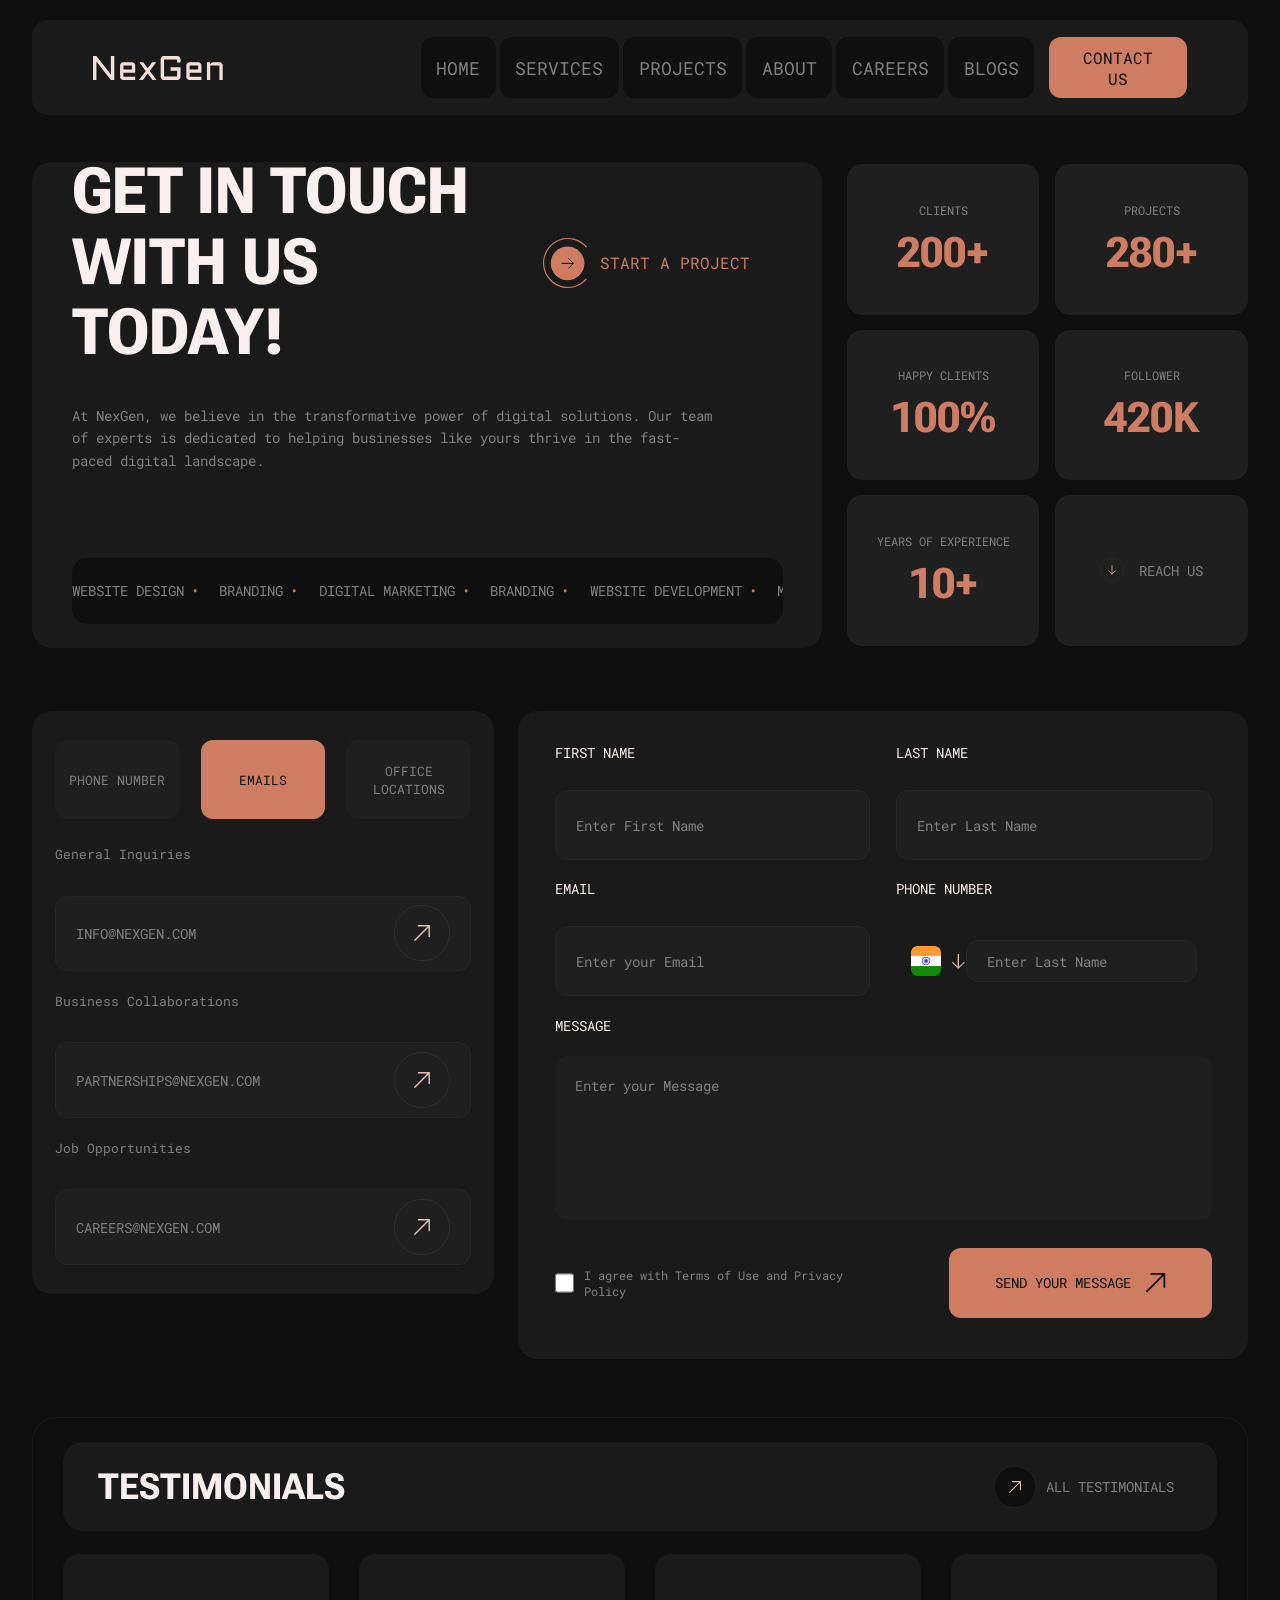
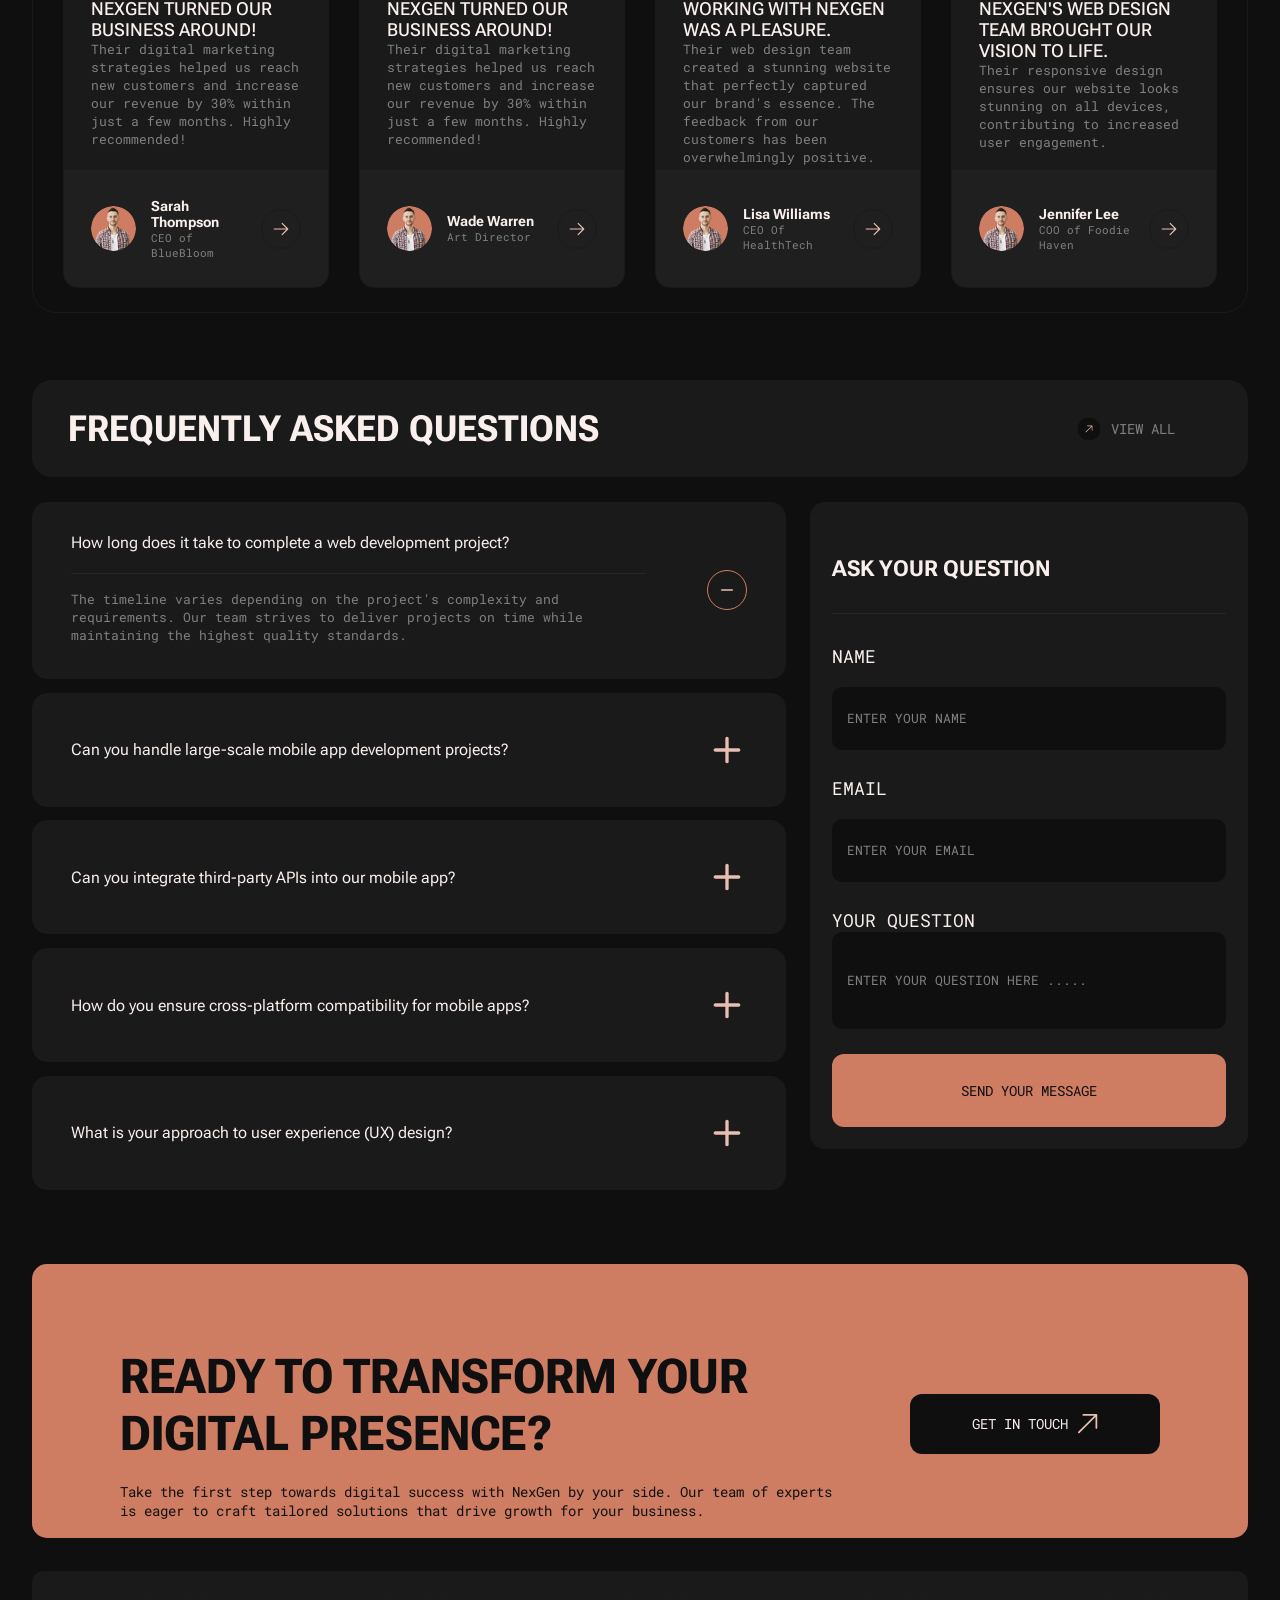
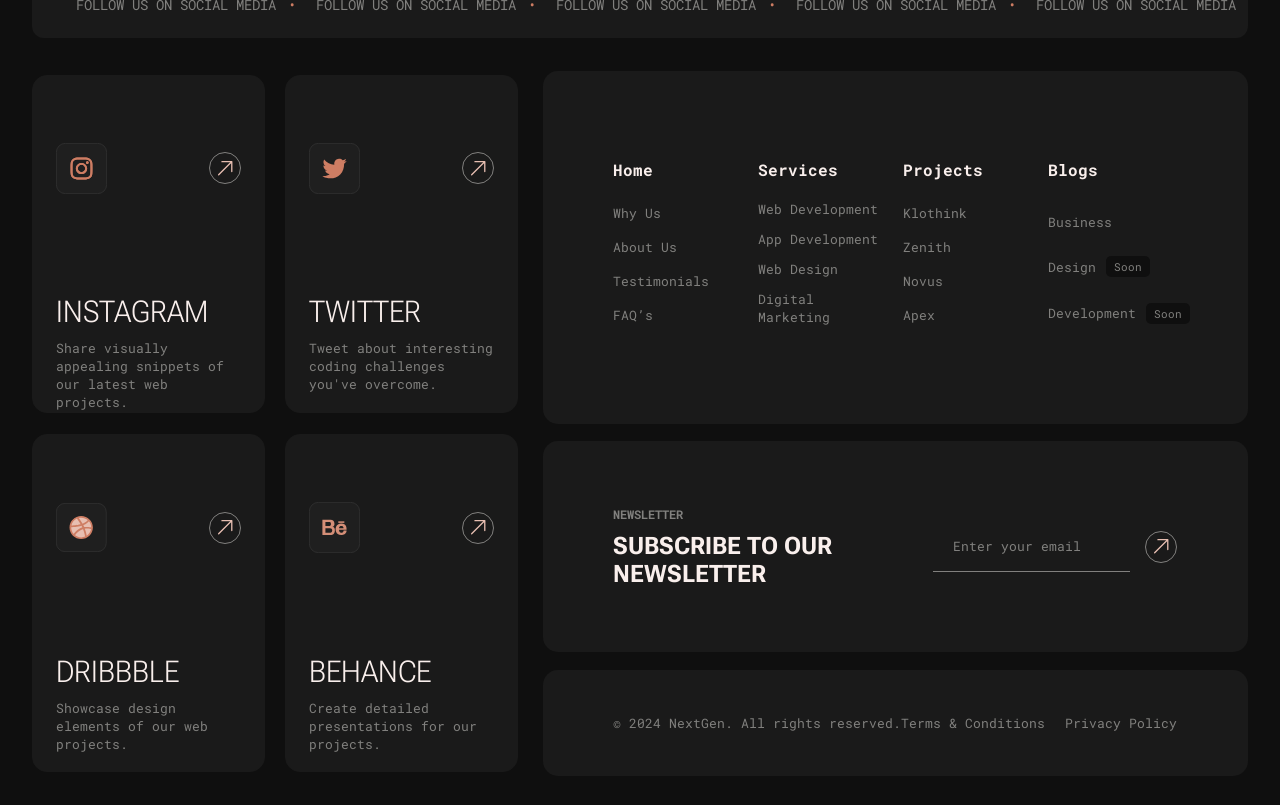
<file: contact/index.html>
<!DOCTYPE html>
<html lang="en">
<head>
    <meta charset="UTF-8">
    <meta name="viewport" content="width=device-width, initial-scale=1.0">
    <link rel="stylesheet" href="style.css">
    <title>Document</title>
    <link rel="preconnect" href="https://fonts.googleapis.com">
    <link rel="preconnect" href="https://fonts.gstatic.com" crossorigin>
    <link href="https://fonts.googleapis.com/css2?family=Roboto+Mono:ital,wght@0,100..700;1,100..700&display=swap" rel="stylesheet">
    <link rel="preconnect" href="https://fonts.googleapis.com">
    <link rel="preconnect" href="https://fonts.gstatic.com" crossorigin>
    <link href="https://fonts.googleapis.com/css2?family=Roboto+Flex:opsz,wght,XOPQ,XTRA,YOPQ,YTDE,YTFI,YTLC,YTUC@8..144,100..1000,96,468,79,-203,738,514,712&family=Roboto+Mono:ital,wght@0,100..700;1,100..700&display=swap" rel="stylesheet">
</head>
<body>
    <header>
        <div class="center_smenter">
            <div class="center">
                <img src="../resource/logos_znachki/Logo.svg" alt="" onclick="">
                <nav>
                    <ul>
                        <a href="../main/index.html">Home</a>
                        <a href="../service/index.html">Services</a>
                        <a href="../project/index.html">Projects</a>
                        <a href="../about/index.html">About</a>
                        <a href="../careers/index.html">Careers</a>
                        <a href="../blog/index.html">Blogs</a>
                    </ul>
                    <button onclick="window.location.href='../contact/index.html'">
                        Contact Us
                    </button>
                </nav>
            </div>
        </div>
    </header>

    <section class="main">
        <div class="cneter">
            <div class="up">
                <div class="left">
                    <div class="center">
                        <div class="verh">
                            <h1>Get in Touch with Us Today!</h1>
                            <button><img src="../resource/logos_znachki/Button.svg" alt=""><p>Start a Project</p></button>
                        </div>
                        <p>At NexGen, we believe in the transformative power of digital solutions. Our team of experts is dedicated to helping businesses like yours thrive in the fast-paced digital landscape.</p>
                        <div class="hiz">
                            <ul>
                                <li>Website Design</li>
                                <li>Branding</li>
                                <li>Digital Marketing</li>
                                <li>Branding</li>
                                <li>Website Development</li>
                                <li>Mobile App Development</li>
                                <li>Digital</li>
                            </ul>
                        </div>
                    </div>
                </div>
                <div class="right">
                    <div class="center">
                        <div>
                            <p>Clients</p>
                            <h6>200+</h6>
                        </div>

                        <div>
                            <p>PROJECTS</p>
                            <h6>280+</h6>
                        </div>

                        <div>
                            <p>HAPPY CLIENTS</p>
                            <h6>100%</h6>
                        </div>

                        <div>
                            <p>FOLLOWER</p>
                            <h6>420K</h6>
                        </div>

                        <div>
                            <p>Years Of Experience</p>
                            <h6>10+</h6>
                        </div>

                        <div>
                            <button>
                                <img src="../resource/logos_znachki/down_arrow.svg" alt="">
                                <p>Reach Us</p>
                            </button>
                        </div>

                    </div>
                </div>
            </div>
        </div>
    </section>

    <section class="contacts">
        <div class="cneter">
            <div class="left">
                <div class="center">
                    <div class="verh">
                        <button>Phone Number</button>
                        <button>Emails</button>
                        <button>Office Locations</button>
                    </div>
                    <div class="niz">
                        <div class="general">
                            <p>General Inquiries</p>
                            <div class="input_button">
                                <input type="text" placeholder="info@NexGen.com">
                                <div>
                                    <button><img src="../resource/image/blog_info/Button.svg" alt=""></button>
                                </div>
                            </div>
                        </div>

                        <div class="general">
                            <p>Business Collaborations</p>
                            <div class="input_button">
                                <input type="text" placeholder="partnerships@NexGen.com">
                                <div>
                                    <button><img src="../resource/image/blog_info/Button.svg" alt=""></button>
                                </div>
                            </div>
                        </div>

                        <div class="general">
                            <p>Job Opportunities</p>
                            <div class="input_button">
                                <input type="text" placeholder="careers@NexGen.com">
                                <div>
                                    <button><img src="../resource/image/blog_info/Button.svg" alt=""></button>
                                </div>
                            </div>
                        </div>
                    </div>
                </div>
            </div>

            <div class="vsykoe">
                <div class="center">
                    <div class="verh">
                        <div class="input_name">
                            <p>First Name</p>
                            <input type="text" placeholder="Enter First Name">
                        </div>
                        <div class="input_name">
                            <p>Last Name</p>
                            <input type="text" placeholder="Enter Last Name">
                        </div>
                    </div>

                    <div class="verh">
                        <div class="input_name">
                            <p>Email</p>
                            <input type="text" placeholder="Enter your Email">
                        </div>
                        <div class="input_name">
                            <p>Phone Number</p>
                            <div class="lilpump">
                                <div>
                                    <img src="../resource/image/blog_info/india.png" alt="">
                                    <img src="../resource/image/blog_info/down.png" alt="">
                                </div>
                                <input type="text" placeholder="Enter Last Name">
                            </div>
                        </div>
                        
                    </div>
                    <div class="big_papa">
                        <p>Message</p>
                        <textarea name="" id="" placeholder="Enter your Message"></textarea>
                    </div>
                    <div class="send_">
                        <div>
                            <input type="checkbox">
                            <a href="">I agree with Terms of Use and Privacy Policy</a>
                        </div>
                        <button>
                            <p>Send Your Message</p>
                            <img src="../resource/image/blog_info/chuckha.png" alt="">
                        </button>
                    </div>
                </div>
            </div>
        </div>
    </section>

    <section class="testimonials">
        <div class="huhuhu">
            <div class="cneter">
                <div class="up">
                    <div class="center">
                        <h1>Testimonials</h1>
                        <button>
                            <img src="../resource/logos_znachki/znach-daunload.svg" alt="">
                            <p>ALL Testimonials</p>
                        </button>
                    </div>
                </div>
                <div class="down">
                    <article>
                        <div class="verh">
                            <div class="center">
                                <h6>NexGen turned our business around!</h6>
                                <p>Their digital marketing strategies helped us reach new customers and increase our revenue by 30% within just a few months. Highly recommended!</p>
                            </div>
                        </div>
                        <div class="niz">
                            <div class="center">
                                <img src="../resource/image/testisasty/Image-1.png" alt="">
                                <div>
                                    <h6>Sarah Thompson</h6>
                                    <p>CEO of BlueBloom</p>
                                </div>
                                <button>
                                    <img src="../resource/logos_znachki/right-arrow.svg" alt="">
                                </button>
                            </div>
                        </div>
                    </article>

                    <article>
                        <div class="verh">
                            <div class="center">
                                <h6>NexGen turned our business around!</h6>
                                <p>Their digital marketing strategies helped us reach new customers and increase our revenue by 30% within just a few months. Highly recommended!</p>
                            </div>
                        </div>
                        <div class="niz">
                            <div class="center">
                                <img src="../resource/image/testisasty/Image-1.png" alt="">
                                <div>
                                    <h6>Wade Warren</h6>
                                    <p>Art Director</p>
                                </div>
                                <button>
                                    <img src="../resource/logos_znachki/right-arrow.svg" alt="">
                                </button>
                            </div>
                        </div>
                    </article>

                    <article>
                        <div class="verh">
                            <div class="center">
                                <h6>Working with NexGen was a pleasure.</h6>
                                <p>Their web design team created a stunning website that perfectly captured our brand's essence. The feedback from our customers has been overwhelmingly positive.</p>
                            </div>
                        </div>
                        <div class="niz">
                            <div class="center">
                                <img src="../resource/image/testisasty/Image-1.png" alt="">
                                <div>
                                    <h6>Lisa Williams</h6>
                                    <p>CEO Of HealthTech</p>
                                </div>
                                <button>
                                    <img src="../resource/logos_znachki/right-arrow.svg" alt="">
                                </button>
                            </div>
                        </div>
                    </article>

                    <article>
                        <div class="verh">
                            <div class="center">
                                <h6>NexGen's web design team brought our vision to life.</h6>
                                <p>Their responsive design ensures our website looks stunning on all devices, contributing to increased user engagement.</p>
                            </div>
                        </div>
                        <div class="niz">
                            <div class="center">
                                <img src="../resource/image/testisasty/Image-1.png" alt="">
                                <div>
                                    <h6>Jennifer Lee</h6>
                                    <p>COO of Foodie Haven</p>
                                </div>
                                <button>
                                    <img src="../resource/logos_znachki/right-arrow.svg" alt="">
                                </button>
                            </div>
                        </div>
                    </article>
                </div>
            </div>
        </div>
    </section>

    <section class="qAa">
        <div class="cneter">
            <div class="up">
                <div class="center">
                    <h1>Frequently Asked Questions</h1>
                    <button>
                        <img src="../resource/logos_znachki/znach-daunload.svg" alt="">
                        <p>View All</p>
                    </button>
                </div>
                <div class="down">
                    <div class="left">
                        <article class="active">
                            <div class="center_art">
                                <div class="txt_content">
                                    <span>How long does it take to complete a web development project?</span>
                                    <p>The timeline varies depending on the project's complexity and requirements. Our team strives to deliver projects on time while maintaining the highest quality standards.</p>
                                </div>
                                <button>
                                    <img src="../resource/logos_znachki/q&a/-.svg" alt="">
                                </button>
                            </div>
                        </article>

                        <article>
                            <div class="center_art">
                                <span>Can you handle large-scale mobile app development projects?</span>
                                <img src="../resource/logos_znachki/q&a/+.svg" alt="">
                        </article>

                        <article>
                            <div class="center_art">
                                <span>Can you integrate third-party APIs into our mobile app?</span>
                                <img src="../resource/logos_znachki/q&a/+.svg" alt="">
                        </article>

                        <article>
                            <div class="center_art">
                                <span>How do you ensure cross-platform compatibility for mobile apps?</span>
                                <img src="../resource/logos_znachki/q&a/+.svg" alt="">
                        </article>

                        <article>
                            <div class="center_art">
                                <span>What is your approach to user experience (UX) design?</span>
                                <img src="../resource/logos_znachki/q&a/+.svg" alt="">
                        </article>
                    </div>
                    <div class="right">
                        <div class="center_w">
                            <div class="verh">
                                <h4>Ask your question</h4>
                            </div>
                            <div class="down">
                                <div>
                                    <p>Name</p>
                                    <input type="text" placeholder="Enter your name">
                                </div>
                                <div>
                                    <p>Email</p>
                                    <input type="text" placeholder="Enter your email">
                                </div>
                                <div>
                                    <p>Your Question</p>
                                    <input type="text" placeholder="Enter Your Question Here .....">
                                </div>
                                <button>Send Your Message</button>
                            </div>
                        </div>
                    </div>
                </div>
            </div>
                
        </div>
    </section>

    
    <footer>
        
        <div class="main_center">
            <div class="digital">
                <div class="cneter">
                    <div class="puding">
                        <h1>Ready to Transform Your Digital Presence?</h1>
                        <p>Take the first step towards digital success with NexGen by your side. Our team of experts is eager to craft tailored solutions that drive growth for your business.</p>
                    </div>
                    <div class="duding">
                        <button>
                            <p>Get in Touch</p>
                            <img src="../resource/logos_znachki/piu.svg" alt="">
                        </button>
                    </div>
                </div>
            </div>
            <div class="lenta">
                <li>Follow Us on Social Media</li>
                <li>Follow Us on Social Media</li>
                <li>Follow Us on Social Media</li>
                <li>Follow Us on Social Media</li>
                <li>Follow Us on Social Media</li>
                <li>Follow Us on Social Media</li>
            </div>
            <div class="sam_footer">
                <div class="left">
                    <article>
                        <div class="center_art">
                            <div class="verh">
                                <img src="../resource/logos_znachki/footer_socity/Icon Container.svg" alt="">
                                <button><img src="../resource/logos_znachki/piu.svg" alt=""></button>
                            </div>
                            <div class="niz">
                                <h6>INstagram</h6>
                                <p>Share visually appealing snippets of our latest web projects.</p>
                            </div>
                        </div>
                    </article>
                    <article>
                        <div class="center_art">
                            <div class="verh">
                                <img src="../resource/logos_znachki/footer_socity/Icon Container-1.svg" alt="">
                                <button><img src="../resource/logos_znachki/piu.svg" alt=""></button>
                            </div>
                            <div class="niz">
                                <h6>Twitter</h6>
                                <p>Tweet about interesting coding challenges you've overcome.</p>
                            </div>
                        </div>
                    </article>
                    <article>
                        <div class="center_art">
                            <div class="verh">
                                <img src="../resource/logos_znachki/footer_socity/Icon Container-2.svg" alt="">
                                <button><img src="../resource/logos_znachki/piu.svg" alt=""></button>
                            </div>
                            <div class="niz">
                                <h6>Dribbble</h6>
                                <p>Showcase design elements of our web projects.</p>
                            </div>
                        </div>
                    </article>
                    <article>
                        <div class="center_art">
                            <div class="verh">
                                <img src="../resource/logos_znachki/footer_socity/Icon Container-3.svg" alt="">
                                <button><img src="../resource/logos_znachki/piu.svg" alt=""></button>
                            </div>
                            <div class="niz">
                                <h6>Behance</h6>
                                <p>Create detailed presentations for our projects.</p>
                            </div>
                        </div>
                    </article>
                </div>
                <div class="right">
                    <div class="verh">
                        <div class="center_vse">
                            <ul>
                                <h3>Home</h3>
                                <a href="">Why Us</a>
                                <a href="">About Us</a>
                                <a href="">Testimonials</a>
                                <a href="">FAQ’s</a>
                            </ul>
                            <ul>
                                <h3>Services</h3>
                                <a href="">Web Development</a>
                                <a href="">App Development</a>
                                <a href="">Web Design</a>
                                <a href="">Digital Marketing</a>
                            </ul>
                            <ul>
                                <h3>Projects</h3>
                                <a href="">Klothink</a>
                                <a href="">Zenith</a>
                                <a href="">Novus</a>
                                <a href="">Apex</a>
                            </ul>
                            <ul>
                                <h3>Blogs</h3>
                                <a href="">Business</a>
                                <div>
                                    <a href="">Design</a><p>Soon</p>
                                </div>
                                <div>
                                    <a href="">Development</a><p>Soon</p>
                                </div> 
                            </ul>
                        </div>
                    </div>
                    <div class="sered">
                        <div class="center_sered">
                            <div class="pravo">
                                <h6>Newsletter</h6>
                                <h3>Subscribe To our Newsletter</h3>
                            </div>
                            <div class="levo">
                                <input type="text" placeholder="Enter your email">
                                <button><img src="../resource/logos_znachki/piu.svg" alt="">
                                </button>
                            </div>
                        </div>
                    </div>
                    <div class="niz">
                        <div class="center_n">
                            <p>© 2024 NextGen. All rights reserved.</p>
                            <div><p>Terms & Conditions</p><a href="">Privacy Policy</a></div>
                        </div>
                    </div>
                </div>
            </div>
        </div>
    </footer>
</body>
</html>
</file>
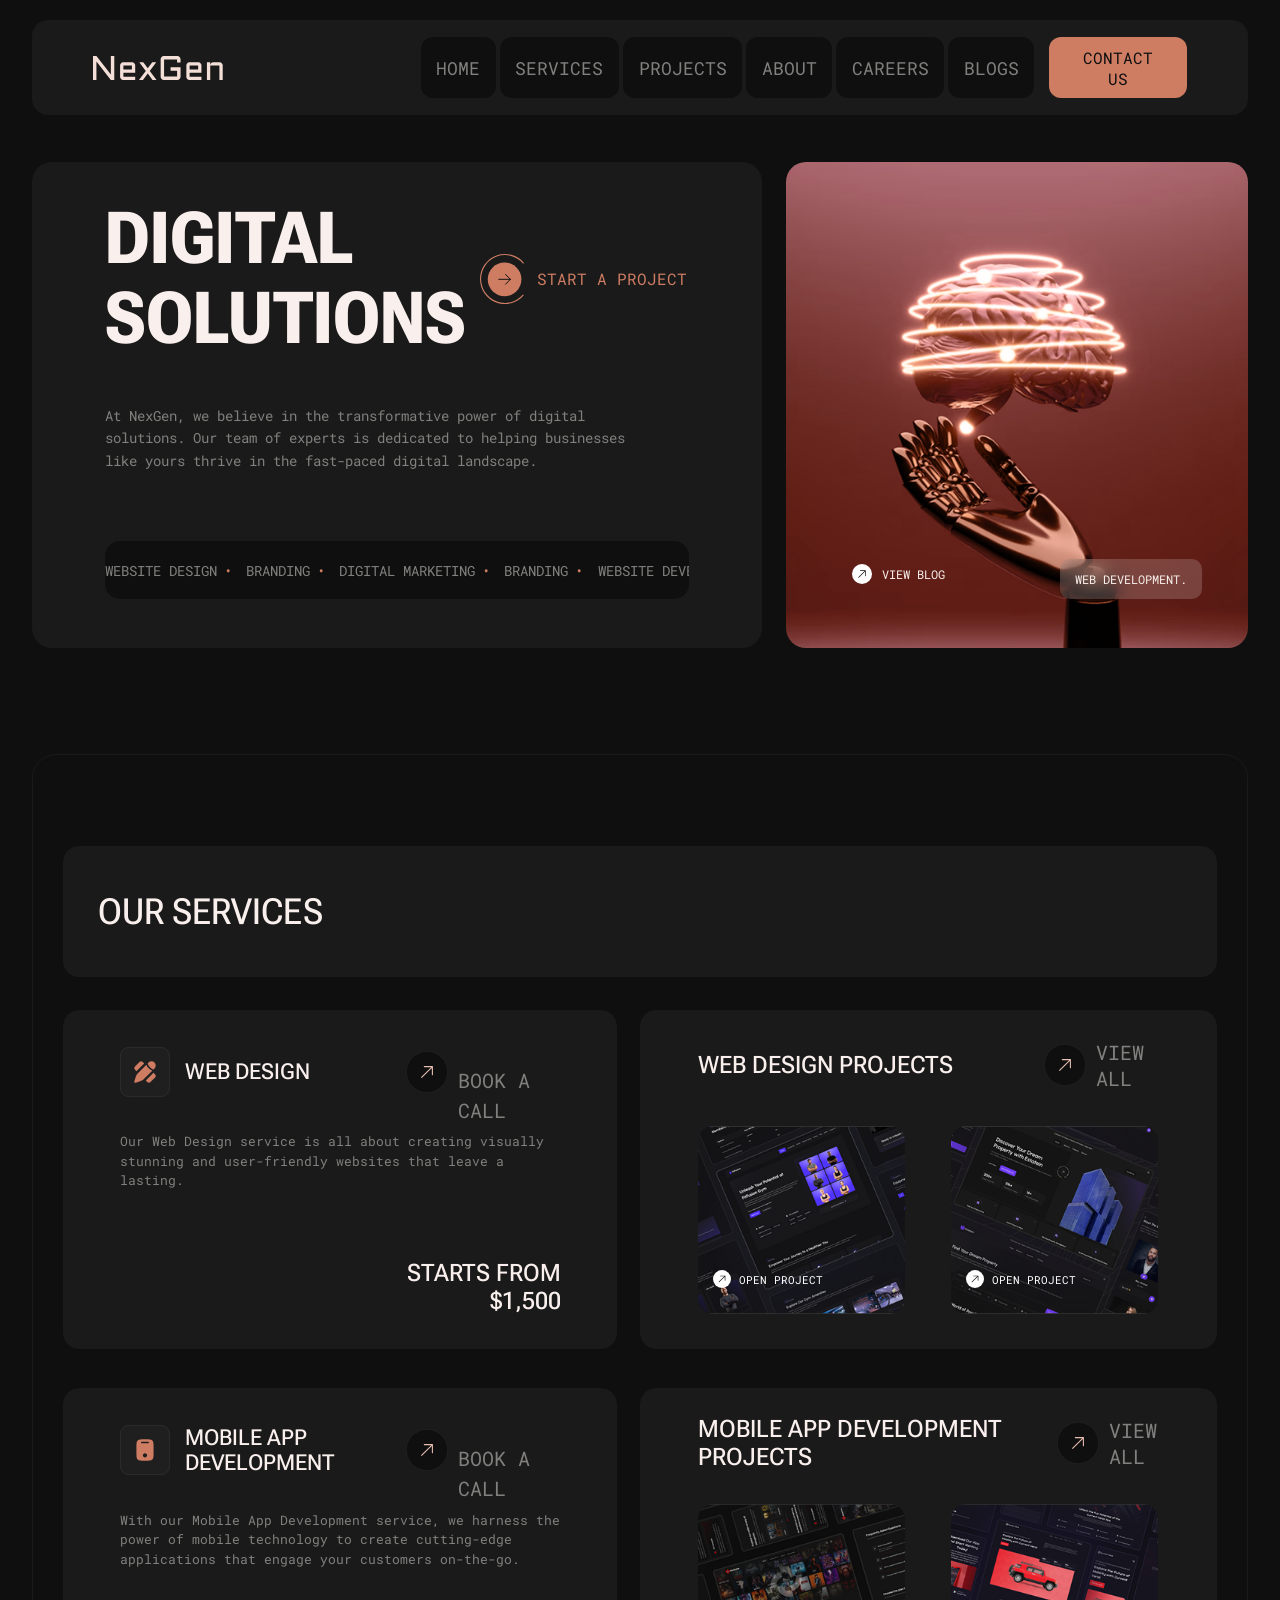
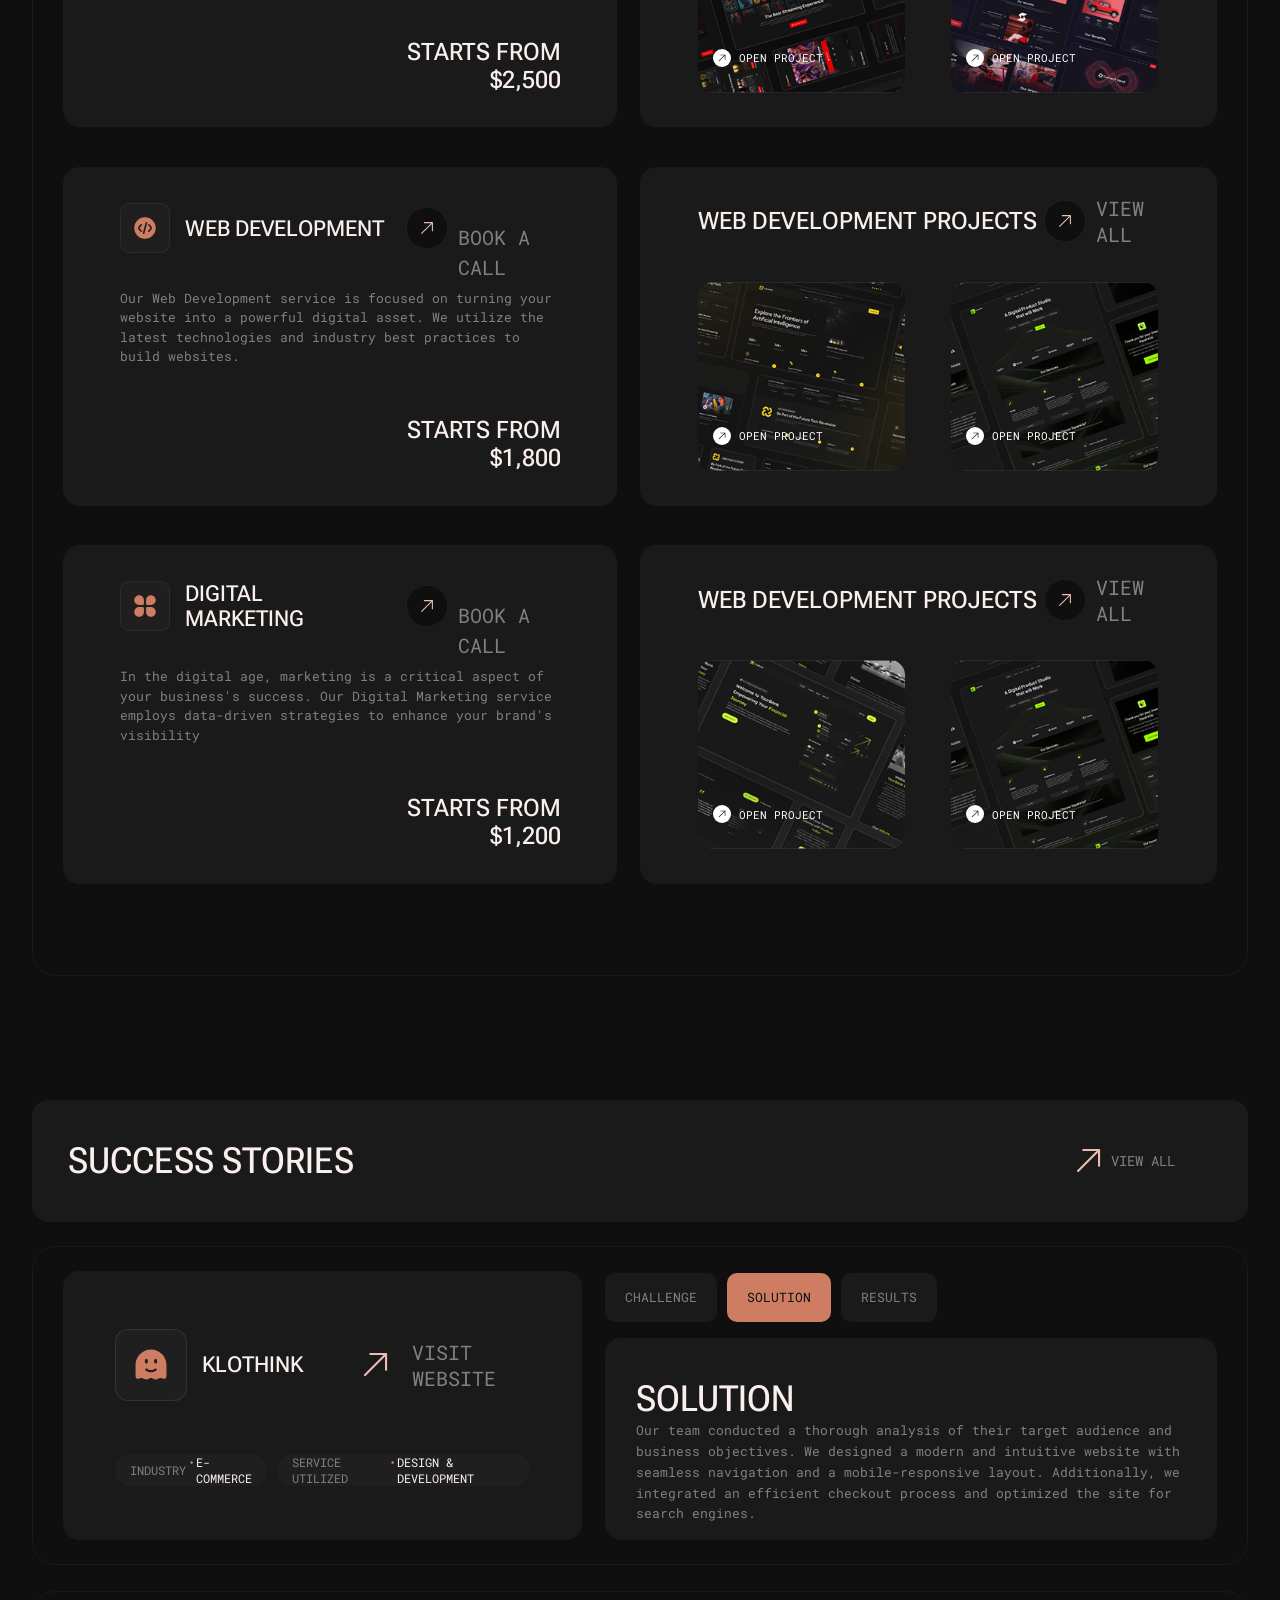
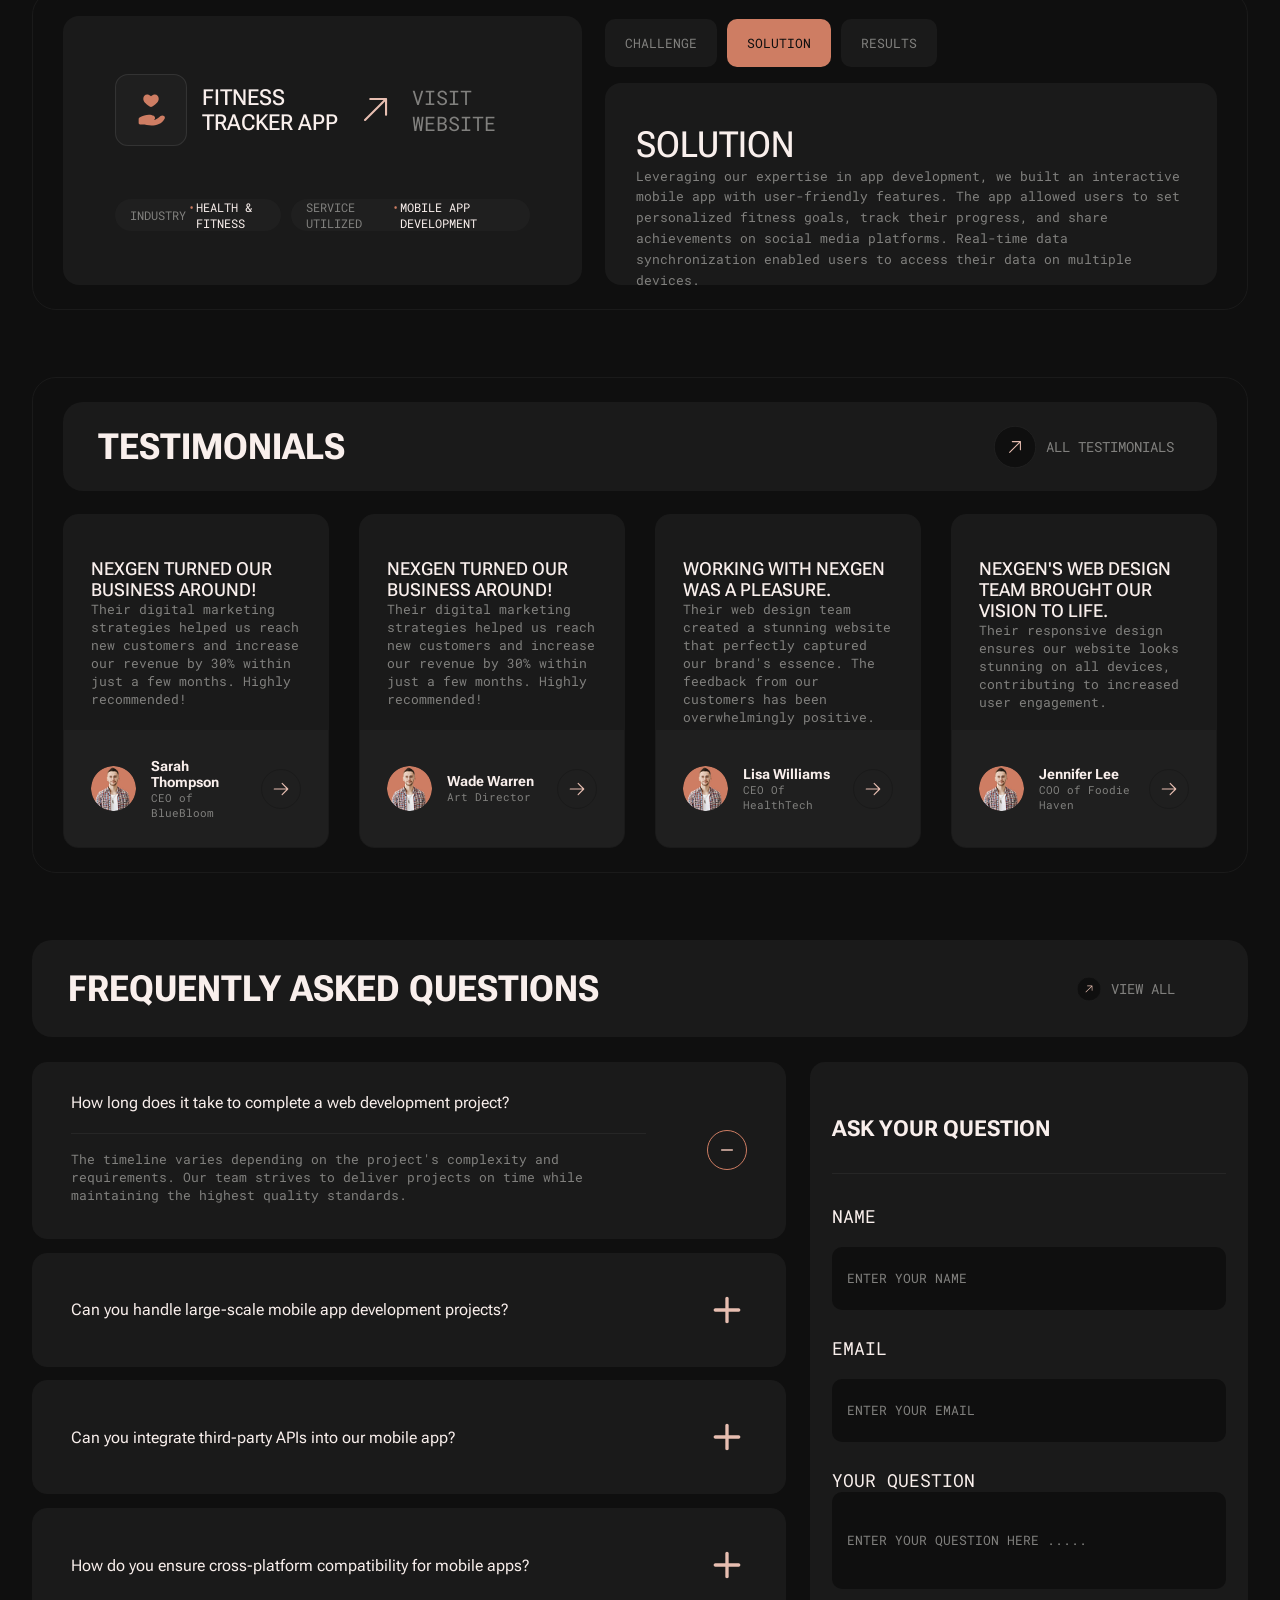
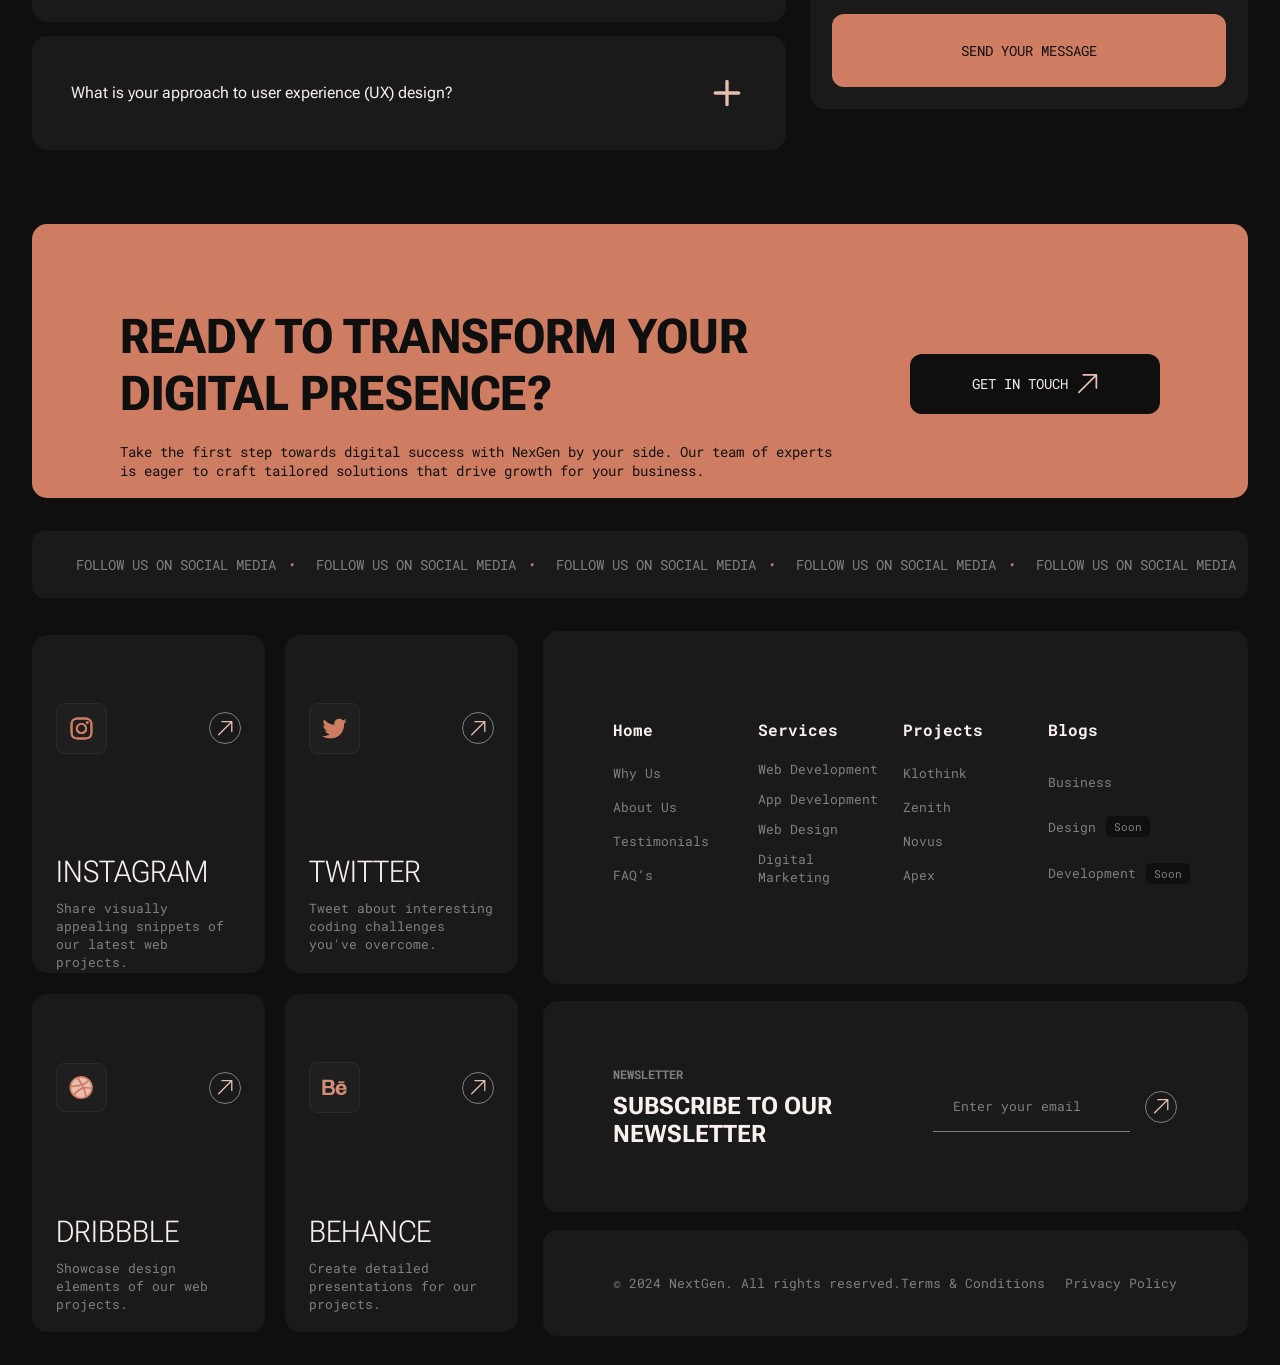
<file: service/index.html>
<!DOCTYPE html>
<html lang="en">
<head>
    <meta charset="UTF-8">
    <meta name="viewport" content="width=device-width, initial-scale=1.0">
    <link rel="stylesheet" href="style.css">
    <title>Document</title>
    <link rel="preconnect" href="https://fonts.googleapis.com">
    <link rel="preconnect" href="https://fonts.gstatic.com" crossorigin>
    <link href="https://fonts.googleapis.com/css2?family=Roboto+Mono:ital,wght@0,100..700;1,100..700&display=swap" rel="stylesheet">
    <link rel="preconnect" href="https://fonts.googleapis.com">
    <link rel="preconnect" href="https://fonts.gstatic.com" crossorigin>
    <link href="https://fonts.googleapis.com/css2?family=Roboto+Flex:opsz,wght,XOPQ,XTRA,YOPQ,YTDE,YTFI,YTLC,YTUC@8..144,100..1000,96,468,79,-203,738,514,712&family=Roboto+Mono:ital,wght@0,100..700;1,100..700&display=swap" rel="stylesheet">
</head>
<body>
    <header>
        <div class="center_smenter">
            <div class="center">
                <img src="../resource/logos_znachki/Logo.svg" alt="" onclick="">
                <nav>
                    <ul>
                        <a href="../main/index.html">Home</a>
                        <a href="../service/index.html">Services</a>
                        <a href="../project/index.html">Projects</a>
                        <a href="../about/index.html">About</a>
                        <a href="../careers/index.html">Careers</a>
                        <a href="../blog/index.html">Blogs</a>
                    </ul>
                    <button onclick="window.location.href='../contact/index.html'">
                        Contact Us
                    </button>
                </nav>
            </div>
        </div>
    </header>

    <section class="main">
        <div class="cneter">
            <div class="up">
                <div class="left">
                    <div class="center">
                        <div class="verh">
                            <h1>Digital Solutions</h1>
                            <button><img src="../resource/logos_znachki/Button.svg" alt=""><p>Start a Project</p></button>
                        </div>
                        <p>At NexGen, we believe in the transformative power of digital solutions. Our team of experts is dedicated to helping businesses like yours thrive in the fast-paced digital landscape.</p>
                        <div class="hiz">
                            <ul>
                                <li>Website Design</li>
                                <li>Branding</li>
                                <li>Digital Marketing</li>
                                <li>Branding</li>
                                <li>Website Development</li>
                                <li>Mobile App Development</li>
                                <li>Digital</li>
                            </ul>
                        </div>
                    </div>
                </div>
                <div class="right">
                    
                    <div class="center">
                        <button>
                            <img src="../resource/logos_znachki/Button_pipi.svg" alt="">
                            <p>View Blog</p>
                        </button>
                        <div><p>Web Development. </p></div
                    </div>
                </div>
            </div>
        </div>
    </section>

    <section class="our_service">
        <div class="obvodka">
            <div class="cneter">
                <div class="up">
                    <div class="center">
                        <h1>Our Services</h1>
                    </div>
                </div>
                <div class="down">
                    <div class="chtuchka">
                        <article class="left_art">
                            <div class="center">
                                <div class="verh">
                                    <div>
                                        <img src="../resource/logos_znachki/servise/web_design.svg" alt="">
                                        <h4>Web Design</h4>
                                    </div>
                                    <button><img src="../resource/logos_znachki/znach-daunload.svg" alt=""><p>Book A Call</p></button>
                                </div>
                                <p>Our Web Design service is all about creating visually stunning and user-friendly websites that leave a lasting.</p>
                                <div class="end">
                                    <div class="null_space"></div>
                                    <h5>Starts From $1,500</h5>
                                </div>
                            </div>
                        </article>
                        <article class="right_art">
                            <div class="center">
                                <div class="verh">
                                    <h4>Web Design Projects</h4>
                                    <button><img src="../resource/logos_znachki/znach-daunload.svg" alt=""><p>View All</p></button>
                                </div>
                                <div class="niz">
                                    <article id="article_bg_1">
                                        <div class="center_art">
                                            <button><img src="../resource/logos_znachki/Button_pipi.svg" alt=""><p>Open Project</p></button>
                                        </div>
                                    </article>
                                    <article id="article_bg_2">
                                        <div class="center_art">
                                            <button><img src="../resource/logos_znachki/Button_pipi.svg" alt=""><p>Open Project</p></button>
                                        </div>
                                    </article>
                                </div>
                            </div>
                        </article>
                    </div>

                    <div class="chtuchka">
                        <article class="left_art">
                            <div class="center">
                                <div class="verh">
                                    <div>
                                        <img src="../resource/logos_znachki/servise/mobile_app.svg" alt="">
                                        <h4>Mobile App Development</h4>
                                    </div>
                                    <button><img src="../resource/logos_znachki/znach-daunload.svg" alt=""><p>Book A Call</p></button>
                                </div>
                                <p>With our Mobile App Development service, we harness the power of mobile technology to create cutting-edge applications that engage your customers on-the-go.</p>
                                <div class="end">
                                    <div class="null_space"></div>
                                    <h5>Starts From $2,500</h5>
                                </div>
                            </div>
                        </article>
                        <article class="right_art">
                            <div class="center">
                                <div class="verh">
                                    <h4>Mobile App Development Projects</h4>
                                    <button><img src="../resource/logos_znachki/znach-daunload.svg" alt=""><p>View All</p></button>
                                </div>
                                <div class="niz">
                                    <article id="article_bg_3">
                                        <div class="center_art">
                                            <button><img src="../resource/logos_znachki/Button_pipi.svg" alt=""><p>Open Project</p></button>
                                        </div>
                                    </article>
                                    <article id="article_bg_4">
                                        <div class="center_art">
                                            <button><img src="../resource/logos_znachki/Button_pipi.svg" alt=""><p>Open Project</p></button>
                                        </div>
                                    </article>
                                </div>
                            </div>
                        </article>
                    </div>

                    <div class="chtuchka">
                        <article class="left_art">
                            <div class="center">
                                <div class="verh">
                                    <div>
                                        <img src="../resource/logos_znachki/servise/web_dev.svg" alt="">
                                        <h4>Web Development</h4>
                                    </div>
                                    <button><img src="../resource/logos_znachki/znach-daunload.svg" alt=""><p>Book A Call</p></button>
                                </div>
                                <p>Our Web Development service is focused on turning your website into a powerful digital asset. We utilize the latest technologies and industry best practices to build websites.</p>
                                <div class="end">
                                    <div class="null_space"></div>
                                    <h5>Starts From $1,800</h5>
                                </div>
                            </div>
                        </article>
                        <article class="right_art">
                            <div class="center">
                                <div class="verh">
                                    <h4>Web Development Projects</h4>
                                    <button><img src="../resource/logos_znachki/znach-daunload.svg" alt=""><p>View All</p></button>
                                </div>
                                <div class="niz">
                                    <article id="article_bg_5">
                                        <div class="center_art">
                                            <button><img src="../resource/logos_znachki/Button_pipi.svg" alt=""><p>Open Project</p></button>
                                        </div>
                                    </article>
                                    <article id="article_bg_6">
                                        <div class="center_art">
                                            <button><img src="../resource/logos_znachki/Button_pipi.svg" alt=""><p>Open Project</p></button>
                                        </div>
                                    </article>
                                </div>
                            </div>
                        </article>
                    </div>

                    <div class="chtuchka">
                        <article class="left_art">
                            <div class="center">
                                <div class="verh">
                                    <div>
                                        <img src="../resource/logos_znachki/servise/digital_mark.svg" alt="">
                                        <h4>Digital Marketing</h4>
                                    </div>
                                    <button><img src="../resource/logos_znachki/znach-daunload.svg" alt=""><p>Book A Call</p></button>
                                </div>
                                <p>In the digital age, marketing is a critical aspect of your business's success. Our Digital Marketing service employs data-driven strategies to enhance your brand's visibility</p>
                                <div class="end">
                                    <div class="null_space"></div>
                                    <h5>Starts From $1,200</h5>
                                </div>
                            </div>
                        </article>
                        <article class="right_art">
                            <div class="center">
                                <div class="verh">
                                    <h4>Web Development Projects</h4>
                                    <button><img src="../resource/logos_znachki/znach-daunload.svg" alt=""><p>View All</p></button>
                                </div>
                                <div class="niz">
                                    <article id="article_bg_7">
                                        <div class="center_art">
                                            <button><img src="../resource/logos_znachki/Button_pipi.svg" alt=""><p>Open Project</p></button>
                                        </div>
                                    </article>
                                    <article id="article_bg_8">
                                        <div class="center_art">
                                            <button><img src="../resource/logos_znachki/Button_pipi.svg" alt=""><p>Open Project</p></button>
                                        </div>
                                    </article>
                                </div>
                            </div>
                        </article>
                    </div>
                </div>
            </div>
        </div>
    </section>

    <section class="success">
        <div class="cneter">
            <div class="up">
                <h1>Success Stories</h1>
                <button>
                    <img src="../resource/logos_znachki/piu.svg" alt="">
                    <p>View All</p>
                </button>
            </div>
            <div class="down">
                <article class="obvodka">
                    <div class="center">
                        <div class="left_">
                            <div class="center_left_part">
                                <div class="verh">
                                    <div>
                                        <img src="../resource/logos_znachki/klotnik/Icon Container.svg" alt="">
                                        <h4>Klothink</h4>
                                    </div>
                                    <button>
                                        <img src="../resource/logos_znachki/piu.svg" alt="">
                                        <p>Visit Website</p>
                                    </button>
                                </div>
                                <div class="niz_tags">
                                    <div>
                                        <span>Industry</span>
                                        <li>E-commerce</li>
                                    </div>
                                    <div>
                                        <span>Service Utilized</span>
                                        <li>Design & Development</li>
                                    </div>
                                </div>
                            </div>
                        </div>
                        <div class="right_">
                            <div class="verh">
                                <button>Challenge</button>
                                <button class="active">Solution</button>
                                <button>Results</button>
                            </div>
                            <div class="niz">
                                <div class="center_niza">
                                    <h2>Solution</h2>
                                    <p>Our team conducted a thorough analysis of their target audience and business objectives. We designed a modern and intuitive website with seamless navigation and a mobile-responsive layout. Additionally, we integrated an efficient checkout process and optimized the site for search engines.</p>
                                </div>
                            </div>
                        </div>
                    </div>
                </article>

                <article class="obvodka">
                    <div class="center">
                        <div class="left_">
                            <div class="center_left_part">
                                <div class="verh">
                                    <div>
                                        <img src="../resource/logos_znachki/klotnik/Icon Container-1.svg" alt="">
                                        <h4>Fitness Tracker App</h4>
                                    </div>
                                    <button>
                                        <img src="../resource/logos_znachki/piu.svg" alt="">
                                        <p>Visit Website</p>
                                    </button>
                                </div>
                                <div class="niz_tags">
                                    <div>
                                        <span>Industry</span>
                                        <li>Health & Fitness</li>
                                    </div>
                                    <div>
                                        <span>Service Utilized</span>
                                        <li>Mobile App Development</li>
                                    </div>
                                </div>
                            </div>
                        </div>
                        <div class="right_">
                            <div class="verh">
                                <button>Challenge</button>
                                <button class="active">Solution</button>
                                <button>Results</button>
                            </div>
                            <div class="niz">
                                <div class="center_niza">
                                    <h2>Solution</h2>
                                    <p>Leveraging our expertise in app development, we built an interactive mobile app with user-friendly features. The app allowed users to set personalized fitness goals, track their progress, and share achievements on social media platforms. Real-time data synchronization enabled users to access their data on multiple devices.</p>
                                </div>
                            </div>
                        </div>
                    </div>
                </article>
            </div>
        </div>
    </section>

    <section class="testimonials">
        <div class="huhuhu">
            <div class="cneter">
                <div class="up">
                    <div class="center">
                        <h1>Testimonials</h1>
                        <button>
                            <img src="../resource/logos_znachki/znach-daunload.svg" alt="">
                            <p>ALL Testimonials</p>
                        </button>
                    </div>
                </div>
                <div class="down">
                    <article>
                        <div class="verh">
                            <div class="center">
                                <h6>NexGen turned our business around!</h6>
                                <p>Their digital marketing strategies helped us reach new customers and increase our revenue by 30% within just a few months. Highly recommended!</p>
                            </div>
                        </div>
                        <div class="niz">
                            <div class="center">
                                <img src="../resource/image/testisasty/Image-1.png" alt="">
                                <div>
                                    <h6>Sarah Thompson</h6>
                                    <p>CEO of BlueBloom</p>
                                </div>
                                <button>
                                    <img src="../resource/logos_znachki/right-arrow.svg" alt="">
                                </button>
                            </div>
                        </div>
                    </article>

                    <article>
                        <div class="verh">
                            <div class="center">
                                <h6>NexGen turned our business around!</h6>
                                <p>Their digital marketing strategies helped us reach new customers and increase our revenue by 30% within just a few months. Highly recommended!</p>
                            </div>
                        </div>
                        <div class="niz">
                            <div class="center">
                                <img src="../resource/image/testisasty/Image-1.png" alt="">
                                <div>
                                    <h6>Wade Warren</h6>
                                    <p>Art Director</p>
                                </div>
                                <button>
                                    <img src="../resource/logos_znachki/right-arrow.svg" alt="">
                                </button>
                            </div>
                        </div>
                    </article>

                    <article>
                        <div class="verh">
                            <div class="center">
                                <h6>Working with NexGen was a pleasure.</h6>
                                <p>Their web design team created a stunning website that perfectly captured our brand's essence. The feedback from our customers has been overwhelmingly positive.</p>
                            </div>
                        </div>
                        <div class="niz">
                            <div class="center">
                                <img src="../resource/image/testisasty/Image-1.png" alt="">
                                <div>
                                    <h6>Lisa Williams</h6>
                                    <p>CEO Of HealthTech</p>
                                </div>
                                <button>
                                    <img src="../resource/logos_znachki/right-arrow.svg" alt="">
                                </button>
                            </div>
                        </div>
                    </article>

                    <article>
                        <div class="verh">
                            <div class="center">
                                <h6>NexGen's web design team brought our vision to life.</h6>
                                <p>Their responsive design ensures our website looks stunning on all devices, contributing to increased user engagement.</p>
                            </div>
                        </div>
                        <div class="niz">
                            <div class="center">
                                <img src="../resource/image/testisasty/Image-1.png" alt="">
                                <div>
                                    <h6>Jennifer Lee</h6>
                                    <p>COO of Foodie Haven</p>
                                </div>
                                <button>
                                    <img src="../resource/logos_znachki/right-arrow.svg" alt="">
                                </button>
                            </div>
                        </div>
                    </article>
                </div>
            </div>
        </div>
    </section>

    <section class="qAa">
        <div class="cneter">
            <div class="up">
                <div class="center">
                    <h1>Frequently Asked Questions</h1>
                    <button>
                        <img src="../resource/logos_znachki/znach-daunload.svg" alt="">
                        <p>View All</p>
                    </button>
                </div>
                <div class="down">
                    <div class="left">
                        <article class="active">
                            <div class="center_art">
                                <div class="txt_content">
                                    <span>How long does it take to complete a web development project?</span>
                                    <p>The timeline varies depending on the project's complexity and requirements. Our team strives to deliver projects on time while maintaining the highest quality standards.</p>
                                </div>
                                <button>
                                    <img src="../resource/logos_znachki/q&a/-.svg" alt="">
                                </button>
                            </div>
                        </article>

                        <article>
                            <div class="center_art">
                                <span>Can you handle large-scale mobile app development projects?</span>
                                <img src="../resource/logos_znachki/q&a/+.svg" alt="">
                        </article>

                        <article>
                            <div class="center_art">
                                <span>Can you integrate third-party APIs into our mobile app?</span>
                                <img src="../resource/logos_znachki/q&a/+.svg" alt="">
                        </article>

                        <article>
                            <div class="center_art">
                                <span>How do you ensure cross-platform compatibility for mobile apps?</span>
                                <img src="../resource/logos_znachki/q&a/+.svg" alt="">
                        </article>

                        <article>
                            <div class="center_art">
                                <span>What is your approach to user experience (UX) design?</span>
                                <img src="../resource/logos_znachki/q&a/+.svg" alt="">
                        </article>
                    </div>
                    <div class="right">
                        <div class="center_w">
                            <div class="verh">
                                <h4>Ask your question</h4>
                            </div>
                            <div class="down">
                                <div>
                                    <p>Name</p>
                                    <input type="text" placeholder="Enter your name">
                                </div>
                                <div>
                                    <p>Email</p>
                                    <input type="text" placeholder="Enter your email">
                                </div>
                                <div>
                                    <p>Your Question</p>
                                    <input type="text" placeholder="Enter Your Question Here .....">
                                </div>
                                <button>Send Your Message</button>
                            </div>
                        </div>
                    </div>
                </div>
            </div>
                
        </div>
    </section>
    
    <footer>
        
        <div class="main_center">
            <div class="digital">
                <div class="cneter">
                    <div class="puding">
                        <h1>Ready to Transform Your Digital Presence?</h1>
                        <p>Take the first step towards digital success with NexGen by your side. Our team of experts is eager to craft tailored solutions that drive growth for your business.</p>
                    </div>
                    <div class="duding">
                        <button>
                            <p>Get in Touch</p>
                            <img src="../resource/logos_znachki/piu.svg" alt="">
                        </button>
                    </div>
                </div>
            </div>
            <div class="lenta">
                <li>Follow Us on Social Media</li>
                <li>Follow Us on Social Media</li>
                <li>Follow Us on Social Media</li>
                <li>Follow Us on Social Media</li>
                <li>Follow Us on Social Media</li>
                <li>Follow Us on Social Media</li>
            </div>
            <div class="sam_footer">
                <div class="left">
                    <article>
                        <div class="center_art">
                            <div class="verh">
                                <img src="../resource/logos_znachki/footer_socity/Icon Container.svg" alt="">
                                <button><img src="../resource/logos_znachki/piu.svg" alt=""></button>
                            </div>
                            <div class="niz">
                                <h6>INstagram</h6>
                                <p>Share visually appealing snippets of our latest web projects.</p>
                            </div>
                        </div>
                    </article>
                    <article>
                        <div class="center_art">
                            <div class="verh">
                                <img src="../resource/logos_znachki/footer_socity/Icon Container-1.svg" alt="">
                                <button><img src="../resource/logos_znachki/piu.svg" alt=""></button>
                            </div>
                            <div class="niz">
                                <h6>Twitter</h6>
                                <p>Tweet about interesting coding challenges you've overcome.</p>
                            </div>
                        </div>
                    </article>
                    <article>
                        <div class="center_art">
                            <div class="verh">
                                <img src="../resource/logos_znachki/footer_socity/Icon Container-2.svg" alt="">
                                <button><img src="../resource/logos_znachki/piu.svg" alt=""></button>
                            </div>
                            <div class="niz">
                                <h6>Dribbble</h6>
                                <p>Showcase design elements of our web projects.</p>
                            </div>
                        </div>
                    </article>
                    <article>
                        <div class="center_art">
                            <div class="verh">
                                <img src="../resource/logos_znachki/footer_socity/Icon Container-3.svg" alt="">
                                <button><img src="../resource/logos_znachki/piu.svg" alt=""></button>
                            </div>
                            <div class="niz">
                                <h6>Behance</h6>
                                <p>Create detailed presentations for our projects.</p>
                            </div>
                        </div>
                    </article>
                </div>
                <div class="right">
                    <div class="verh">
                        <div class="center_vse">
                            <ul>
                                <h3>Home</h3>
                                <a href="">Why Us</a>
                                <a href="">About Us</a>
                                <a href="">Testimonials</a>
                                <a href="">FAQ’s</a>
                            </ul>
                            <ul>
                                <h3>Services</h3>
                                <a href="">Web Development</a>
                                <a href="">App Development</a>
                                <a href="">Web Design</a>
                                <a href="">Digital Marketing</a>
                            </ul>
                            <ul>
                                <h3>Projects</h3>
                                <a href="">Klothink</a>
                                <a href="">Zenith</a>
                                <a href="">Novus</a>
                                <a href="">Apex</a>
                            </ul>
                            <ul>
                                <h3>Blogs</h3>
                                <a href="">Business</a>
                                <div>
                                    <a href="">Design</a><p>Soon</p>
                                </div>
                                <div>
                                    <a href="">Development</a><p>Soon</p>
                                </div> 
                            </ul>
                        </div>
                    </div>
                    <div class="sered">
                        <div class="center_sered">
                            <div class="pravo">
                                <h6>Newsletter</h6>
                                <h3>Subscribe To our Newsletter</h3>
                            </div>
                            <div class="levo">
                                <input type="text" placeholder="Enter your email">
                                <button><img src="../resource/logos_znachki/piu.svg" alt="">
                                </button>
                            </div>
                        </div>
                    </div>
                    <div class="niz">
                        <div class="center_n">
                            <p>© 2024 NextGen. All rights reserved.</p>
                            <div><p>Terms & Conditions</p><a href="">Privacy Policy</a></div>
                        </div>
                    </div>
                </div>
            </div>
        </div>
    </footer>
</body>
</html>
</file>
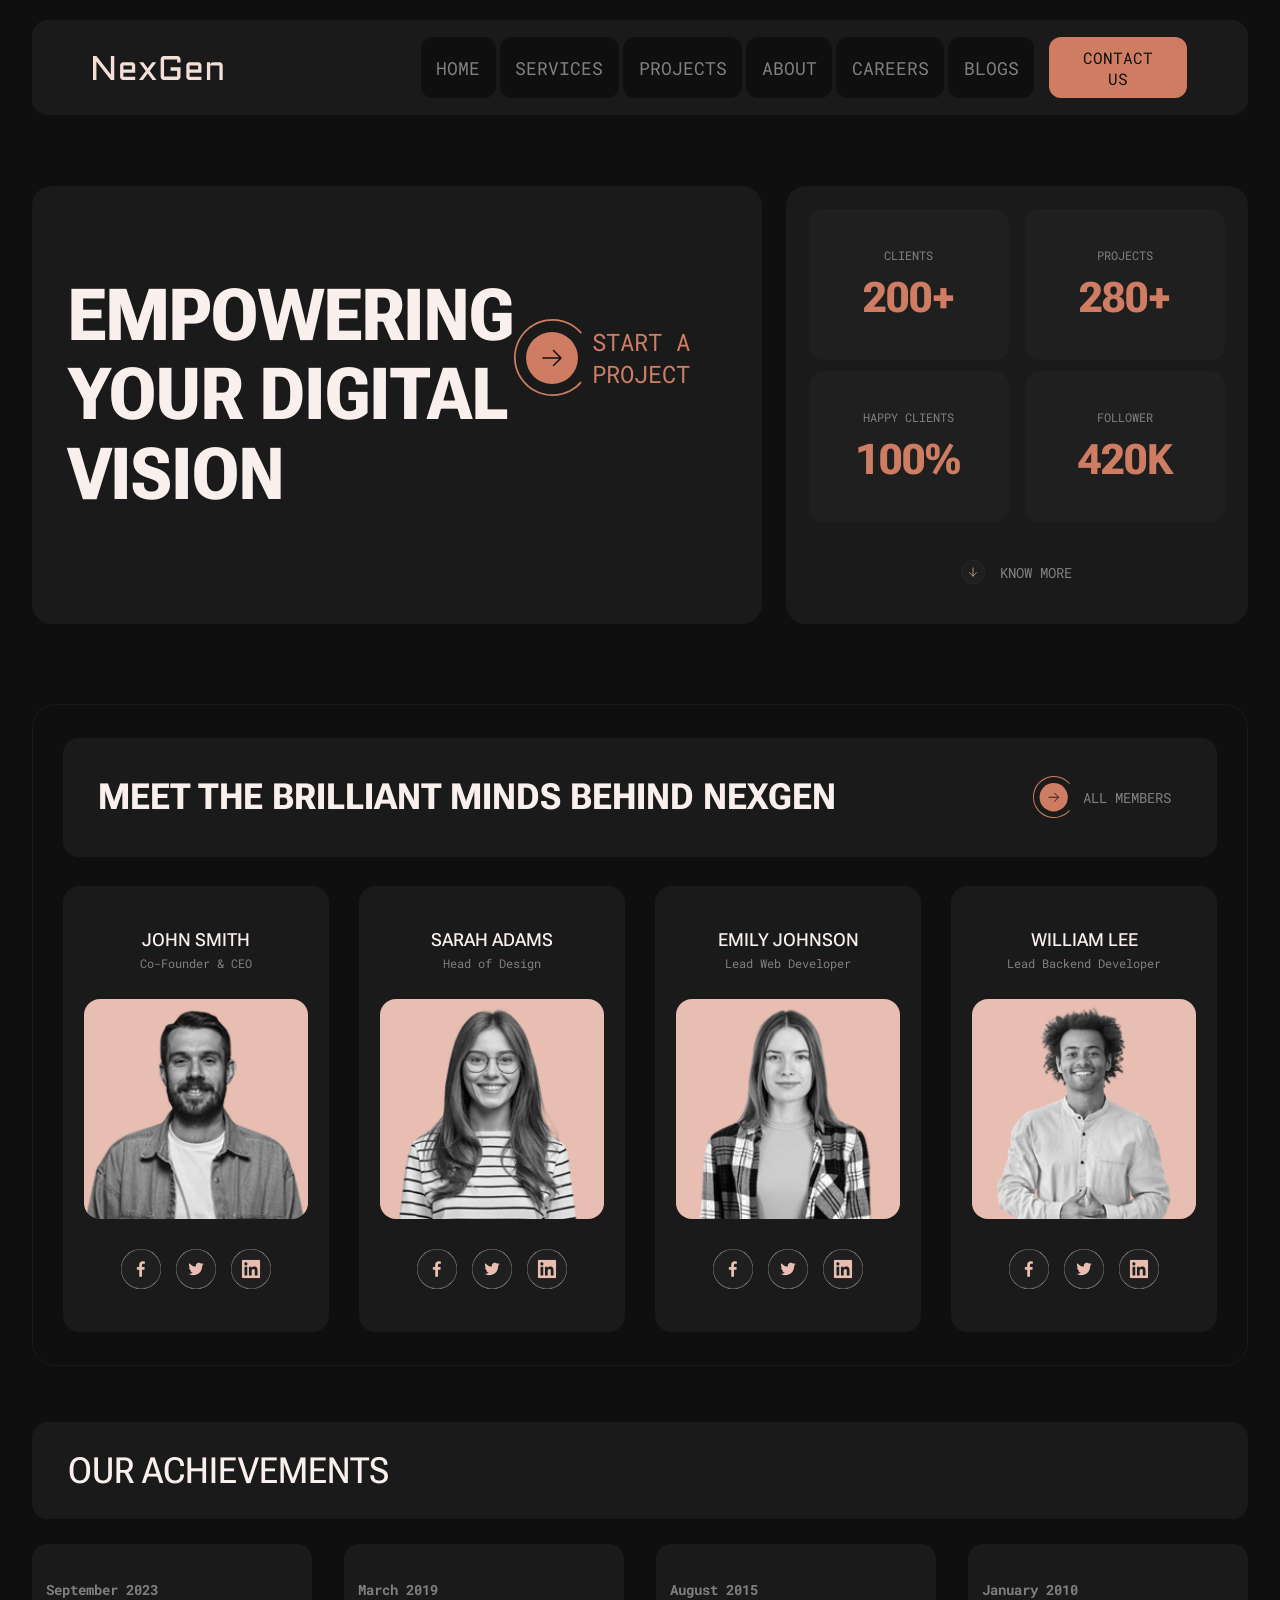
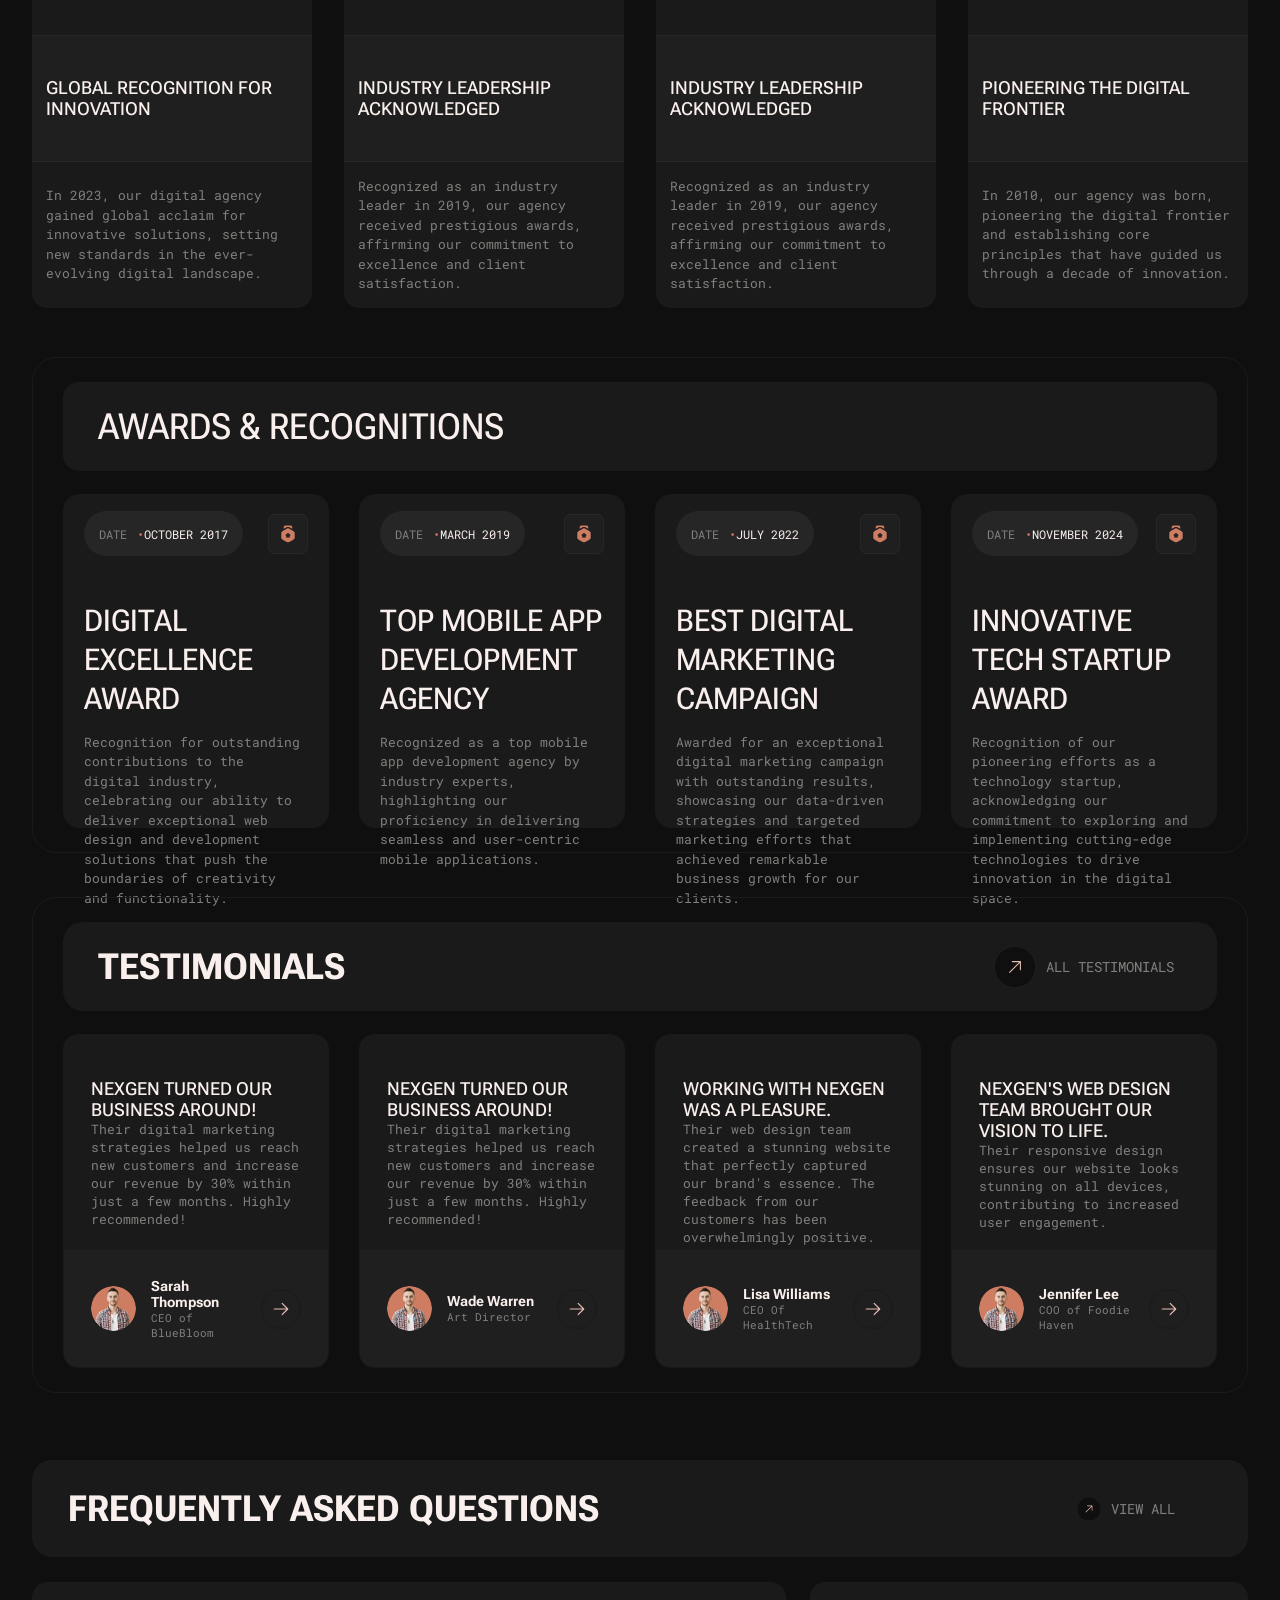
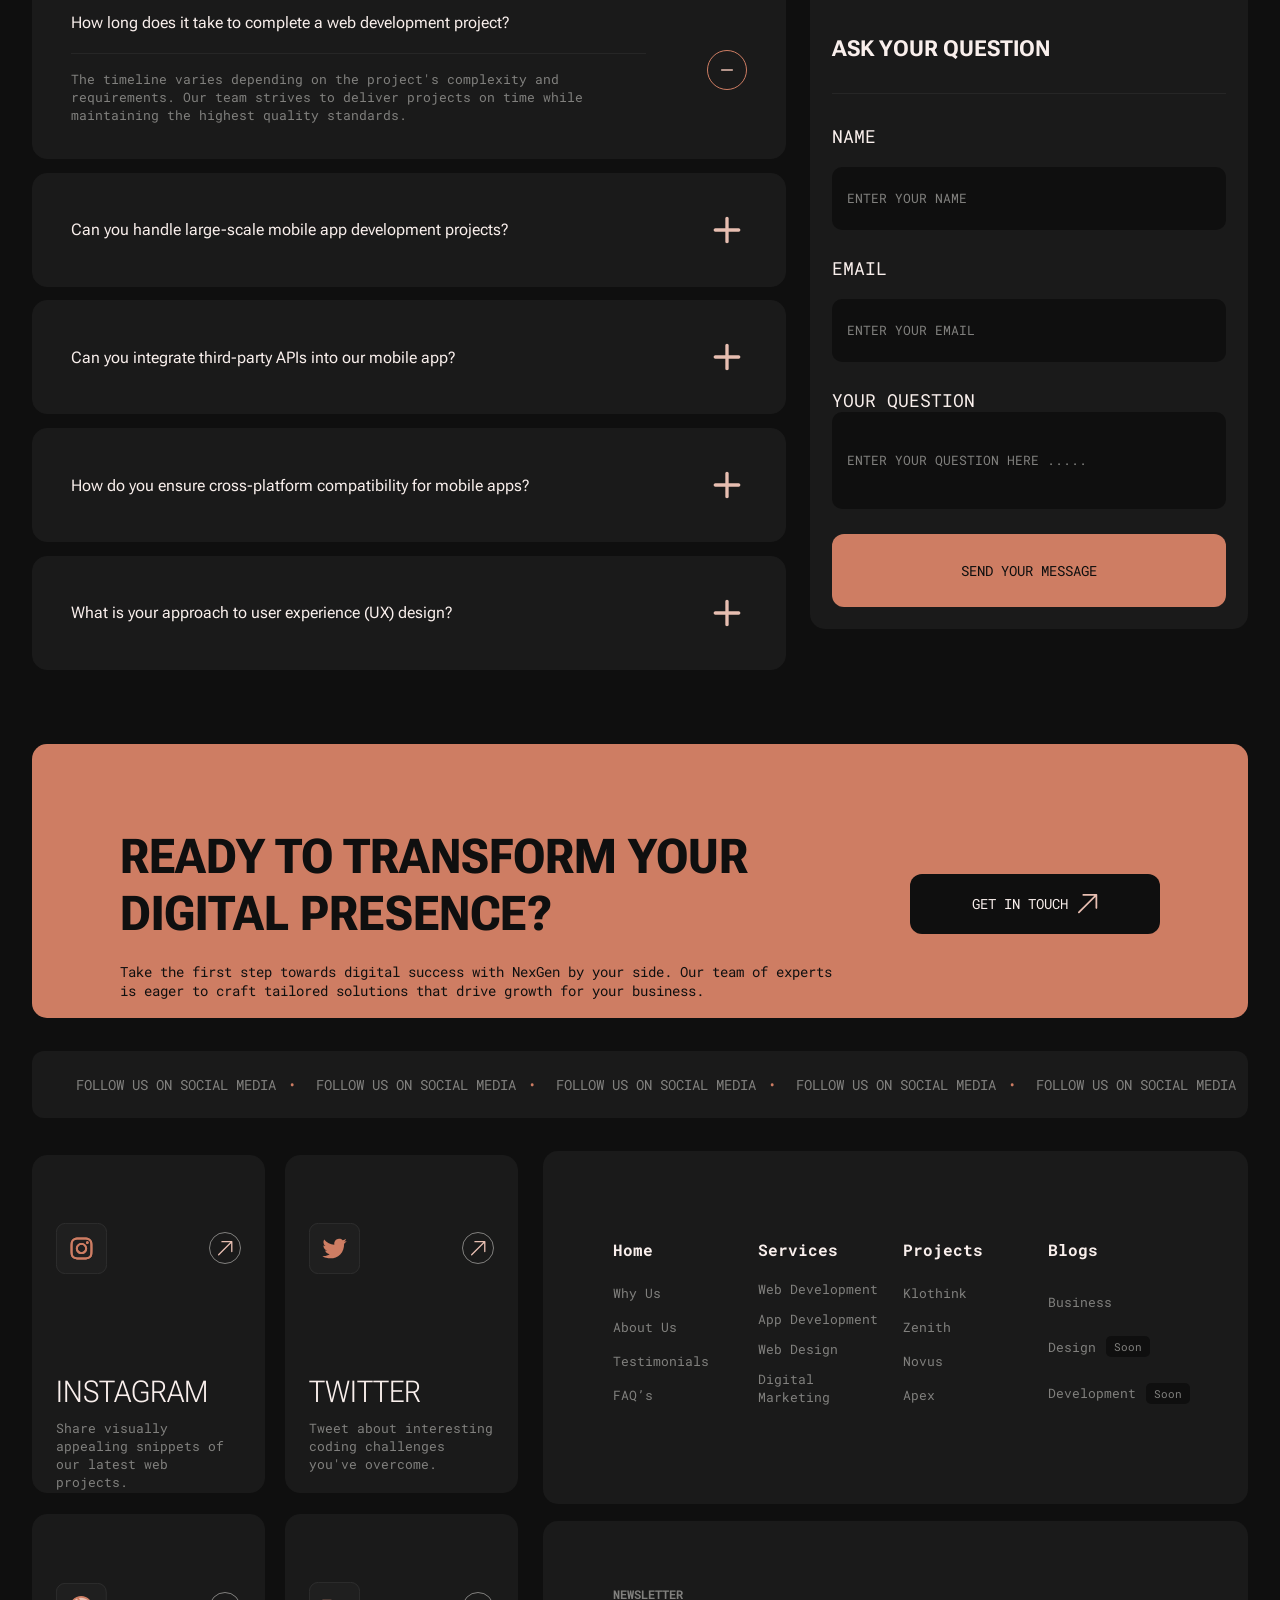
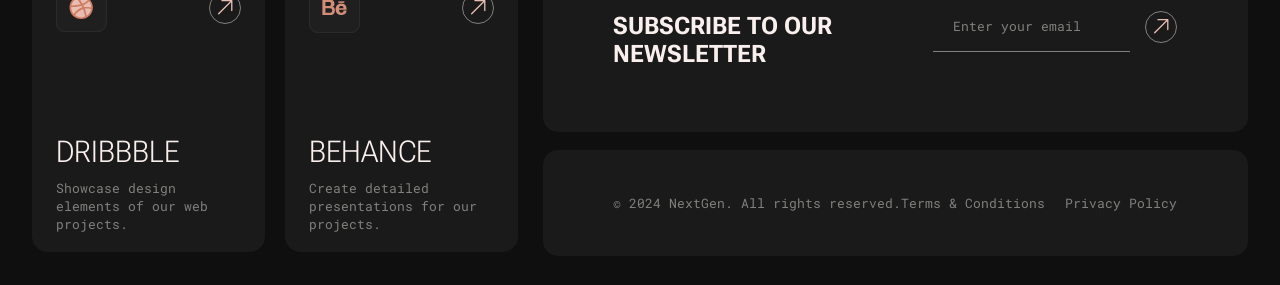
<file: опять/about/index.html>
<!DOCTYPE html>
<html lang="en">
<head>
    <meta charset="UTF-8">
    <meta name="viewport" content="width=device-width, initial-scale=1.0">
    <link rel="stylesheet" href="style.css">
    <title>Document</title>
    <link rel="preconnect" href="https://fonts.googleapis.com">
    <link rel="preconnect" href="https://fonts.gstatic.com" crossorigin>
    <link href="https://fonts.googleapis.com/css2?family=Roboto+Mono:ital,wght@0,100..700;1,100..700&display=swap" rel="stylesheet">
    <link rel="preconnect" href="https://fonts.googleapis.com">
    <link rel="preconnect" href="https://fonts.gstatic.com" crossorigin>
    <link href="https://fonts.googleapis.com/css2?family=Roboto+Flex:opsz,wght,XOPQ,XTRA,YOPQ,YTDE,YTFI,YTLC,YTUC@8..144,100..1000,96,468,79,-203,738,514,712&family=Roboto+Mono:ital,wght@0,100..700;1,100..700&display=swap" rel="stylesheet">
</head>
<body>
    <header>
        <center>
            <div class="center">
                <img src="../resource/logos_znachki/Logo.svg" alt="" onclick="">
                <nav>
                    <ul>
                        <a href="">Home</a>
                        <a href="">Services</a>
                        <a href="">Projects</a>
                        <a href="">About</a>
                        <a href="">Careers</a>
                        <a href="">Blogs</a>
                    </ul>
                    <button>
                        Contact Us
                    </button>
                </nav>
            </div>
        </center>
    </header>

    <section class="main">
        <div class="huina_huini">
            <div class="cneter">
                <div class="left">
                    <div class="center">
                        <div class="verh">
                            <h1>Empowering Your Digital Vision</h1>
                            <button><img src="../resource/logos_znachki/Button.svg" alt=""><p>Start a Project</p></button>
                        </div>
                    </div>
                </div>
                <div class="right">
                    <div class="center">
                        
                        <div class="blocks">
                            <article>
                                <div class="center_art">
                                    <p>Clients</p>
                                    <h3>200+</h3>
                                </div>
                            </article>
                            <article>
                                <div class="center_art">
                                    <p>PROJECTS</p>
                                    <h3>280+</h3>
                                </div>
                            </article>

                            <article>
                                <div class="center_art">
                                    <p>HAPPY CLIENTS</p>
                                    <h3>100%</h3>
                                </div>
                            </article>

                            <article>
                                <div class="center_art">
                                    <p>FOLLOWER</p>
                                    <h3>420K</h3>
                                </div>
                            </article>
                        </div>
                        <button>
                            <img src="../resource/logos_znachki/down_arrow.svg" alt="">
                            <p>Know More</p>
                        </button>
                        
                    </div>
                </div>
            </div>
        </div>
        
    </section>

    <section class="meet">
        <div class="obvodka">
            <div class="cneter">
                <div class="up">
                    <div class="center">
                        <h1>Meet the brilliant minds behind NexGen</h1>
                         <button><img src="../resource/logos_znachki/Button.svg" alt=""><p>ALL Members</p></button>
                    </div>
                </div>
                <div class="down">
                    <article>
                        <div class="center">
                            <div class="verh">
                                <h6>John Smith</h6>
                                <p>Co-Founder & CEO</p>
                            </div>
                            <img src="../resource/image/meet/Image.png" alt="">
                            <div class="niz">
                                <button><img class="img" src="../resource/logos_znachki/soctity/Button.svg" alt=""></button>
                                <button><img class="img" src="../resource/logos_znachki/soctity/Button-1.svg" alt=""></button>
                                <button><img class="img" src="../resource/logos_znachki/soctity/Button-2.svg" alt=""></button>
                            </div>
                        </div>
                    </article>

                    <article>
                        <div class="center">
                            <div class="verh">
                                <h6>Sarah Adams</h6>
                                <p>Head of Design</p>
                            </div>
                            <img src="../resource/image/meet/Image-1.png" alt="">
                            <div class="niz">
                                <button><img class="img" src="../resource/logos_znachki/soctity/Button.svg" alt=""></button>
                                <button><img class="img" src="../resource/logos_znachki/soctity/Button-1.svg" alt=""></button>
                                <button><img class="img" src="../resource/logos_znachki/soctity/Button-2.svg" alt=""></button>
                            </div>
                        </div>
                    </article>

                    <article>
                        <div class="center">
                            <div class="verh">
                                <h6>Emily Johnson</h6>
                                <p>Lead Web Developer</p>
                            </div>
                            <img src="../resource/image/meet/Image-2.png" alt="">
                            <div class="niz">
                                <button><img class="img" src="../resource/logos_znachki/soctity/Button.svg" alt=""></button>
                                <button><img class="img" src="../resource/logos_znachki/soctity/Button-1.svg" alt=""></button>
                                <button><img class="img" src="../resource/logos_znachki/soctity/Button-2.svg" alt=""></button>
                            </div>
                        </div>
                    </article>

                    <article>
                        <div class="center">
                            <div class="verh">
                                <h6>William Lee</h6>
                                <p>Lead Backend Developer</p>
                            </div>
                            <img src="../resource/image/meet/Image-3.png" alt="">
                            <div class="niz">
                                <button><img class="img" src="../resource/logos_znachki/soctity/Button.svg" alt=""></button>
                                <button><img class="img" src="../resource/logos_znachki/soctity/Button-1.svg" alt=""></button>
                                <button><img class="img" src="../resource/logos_znachki/soctity/Button-2.svg" alt=""></button>
                            </div>
                        </div>
                    </article>
                </div>
            </div>
        </div>
    </section>

    <section class="archivment">
        <div class="cnter">
            <div class="up">
                <div class="center">
                    <h1>Our Achievements</h1>
                </div>
            </div>
            <div class="down">
                <article>
                    <div class="verh">
                        <div class="center">
                            <h6>September 2023</h6>
                        </div>
                    </div>
                    <div class="centrist">
                        <div class="center">
                            <h6>Global Recognition for Innovation</h6>
                        </div>
                    </div>
                    <div class="niz">
                        <div class="center">
                            <p>In 2023, our digital agency gained global acclaim for innovative solutions, setting new standards in the ever-evolving digital landscape.</p>
                        </div>
                    </div>
                </article>

                <article>
                    <div class="verh">
                        <div class="center">
                            <h6>March 2019</h6>
                        </div>
                    </div>
                    <div class="centrist">
                        <div class="center">
                            <h6>Industry Leadership Acknowledged</h6>
                        </div>
                    </div>
                    <div class="niz">
                        <div class="center">
                            <p>Recognized as an industry leader in 2019, our agency received prestigious awards, affirming our commitment to excellence and client satisfaction.</p>
                        </div>
                    </div>
                </article>

                <article>
                    <div class="verh">
                        <div class="center">
                            <h6>August 2015</h6>
                        </div>
                    </div>
                    <div class="centrist">
                        <div class="center">
                            <h6>Industry Leadership Acknowledged</h6>
                        </div>
                    </div>
                    <div class="niz">
                        <div class="center">
                            <p>Recognized as an industry leader in 2019, our agency received prestigious awards, affirming our commitment to excellence and client satisfaction.</p>
                        </div>
                    </div>
                </article>

                <article>
                    <div class="verh">
                        <div class="center">
                            <h6>January 2010</h6>
                        </div>
                    </div>
                    <div class="centrist">
                        <div class="center">
                            <h6>Pioneering the Digital Frontier</h6>
                        </div>
                    </div>
                    <div class="niz">
                        <div class="center">
                            <p>In 2010, our agency was born, pioneering the digital frontier and establishing core principles that have guided us through a decade of innovation.</p>
                        </div>
                    </div>
                </article>
            </div>
        </div>
    </section>

    <section class="awards">
        <div class="obvodka">
            <div class="cneter">
                <div class="up">
                    <div class="center">
                        <h1>Awards & Recognitions</h1>
                    </div>
                </div>
                <div class="down">
                    <article>
                        <div class="center">
                            <div class="verh">
                                <div class="super">
                                    <span>Date</span>
                                    <li>October 2017</li>
                                </div>
                                <img src="../resource/logos_znachki/tick-tack.svg" alt="">
                            </div>
                            <div class="niz">
                                <h3>Digital Excellence Award</h3>
                                <p>Recognition for outstanding contributions to the digital industry, celebrating our ability to deliver exceptional web design and development solutions that push the boundaries of creativity and functionality.</p>
                            </div>
                        </div>
                    </article>

                    <article>
                        <div class="center">
                            <div class="verh">
                                <div class="super">
                                    <span>Date</span>
                                    <li>March 2019</li>
                                </div>
                                <img src="../resource/logos_znachki/tick-tack.svg" alt="">
                            </div>
                            <div class="niz">
                                <h3>Top Mobile App Development Agency</h3>
                                <p>Recognized as a top mobile app development agency by industry experts, highlighting our proficiency in delivering seamless and user-centric mobile applications.</p>
                            </div>
                        </div>
                    </article>

                    <article>
                        <div class="center">
                            <div class="verh">
                                <div class="super">
                                    <span>Date</span>
                                    <li>July 2022</li>
                                </div>
                                <img src="../resource/logos_znachki/tick-tack.svg" alt="">
                            </div>
                            <div class="niz">
                                <h3>Best Digital Marketing Campaign</h3>
                                <p>Awarded for an exceptional digital marketing campaign with outstanding results, showcasing our data-driven strategies and targeted marketing efforts that achieved remarkable business growth for our clients.</p>
                            </div>
                        </div>
                    </article>

                    <article>
                        <div class="center">
                            <div class="verh">
                                <div class="super">
                                    <span>Date</span>
                                    <li>November 2024</li>
                                </div>
                                <img src="../resource/logos_znachki/tick-tack.svg" alt="">
                            </div>
                            <div class="niz">
                                <h3>Innovative Tech Startup Award</h3>
                                <p>Recognition of our pioneering efforts as a technology startup, acknowledging our commitment to exploring and implementing cutting-edge technologies to drive innovation in the digital space.</p>
                            </div>
                        </div>
                    </article>
                </div>
            </div>
        </div>
    </section>

    <section class="testimonials">
        <div class="huhuhu">
            <div class="cneter">
                <div class="up">
                    <div class="center">
                        <h1>Testimonials</h1>
                        <button>
                            <img src="../resource/logos_znachki/znach-daunload.svg" alt="">
                            <p>ALL Testimonials</p>
                        </button>
                    </div>
                </div>
                <div class="down">
                    <article>
                        <div class="verh">
                            <div class="center">
                                <h6>NexGen turned our business around!</h6>
                                <p>Their digital marketing strategies helped us reach new customers and increase our revenue by 30% within just a few months. Highly recommended!</p>
                            </div>
                        </div>
                        <div class="niz">
                            <div class="center">
                                <img src="../resource/image/testisasty/Image-1.png" alt="">
                                <div>
                                    <h6>Sarah Thompson</h6>
                                    <p>CEO of BlueBloom</p>
                                </div>
                                <button>
                                    <img src="../resource/logos_znachki/right-arrow.svg" alt="">
                                </button>
                            </div>
                        </div>
                    </article>

                    <article>
                        <div class="verh">
                            <div class="center">
                                <h6>NexGen turned our business around!</h6>
                                <p>Their digital marketing strategies helped us reach new customers and increase our revenue by 30% within just a few months. Highly recommended!</p>
                            </div>
                        </div>
                        <div class="niz">
                            <div class="center">
                                <img src="../resource/image/testisasty/Image-1.png" alt="">
                                <div>
                                    <h6>Wade Warren</h6>
                                    <p>Art Director</p>
                                </div>
                                <button>
                                    <img src="../resource/logos_znachki/right-arrow.svg" alt="">
                                </button>
                            </div>
                        </div>
                    </article>

                    <article>
                        <div class="verh">
                            <div class="center">
                                <h6>Working with NexGen was a pleasure.</h6>
                                <p>Their web design team created a stunning website that perfectly captured our brand's essence. The feedback from our customers has been overwhelmingly positive.</p>
                            </div>
                        </div>
                        <div class="niz">
                            <div class="center">
                                <img src="../resource/image/testisasty/Image-1.png" alt="">
                                <div>
                                    <h6>Lisa Williams</h6>
                                    <p>CEO Of HealthTech</p>
                                </div>
                                <button>
                                    <img src="../resource/logos_znachki/right-arrow.svg" alt="">
                                </button>
                            </div>
                        </div>
                    </article>

                    <article>
                        <div class="verh">
                            <div class="center">
                                <h6>NexGen's web design team brought our vision to life.</h6>
                                <p>Their responsive design ensures our website looks stunning on all devices, contributing to increased user engagement.</p>
                            </div>
                        </div>
                        <div class="niz">
                            <div class="center">
                                <img src="../resource/image/testisasty/Image-1.png" alt="">
                                <div>
                                    <h6>Jennifer Lee</h6>
                                    <p>COO of Foodie Haven</p>
                                </div>
                                <button>
                                    <img src="../resource/logos_znachki/right-arrow.svg" alt="">
                                </button>
                            </div>
                        </div>
                    </article>
                </div>
            </div>
        </div>
    </section>

    <section class="qAa">
        <div class="cneter">
            <div class="up">
                <div class="center">
                    <h1>Frequently Asked Questions</h1>
                    <button>
                        <img src="../resource/logos_znachki/znach-daunload.svg" alt="">
                        <p>View All</p>
                    </button>
                </div>
                <div class="down">
                    <div class="left">
                        <article class="active">
                            <div class="center_art">
                                <div class="txt_content">
                                    <span>How long does it take to complete a web development project?</span>
                                    <p>The timeline varies depending on the project's complexity and requirements. Our team strives to deliver projects on time while maintaining the highest quality standards.</p>
                                </div>
                                <button>
                                    <img src="../resource/logos_znachki/q&a/-.svg" alt="">
                                </button>
                            </div>
                        </article>

                        <article>
                            <div class="center_art">
                                <span>Can you handle large-scale mobile app development projects?</span>
                                <img src="../resource/logos_znachki/q&a/+.svg" alt="">
                        </article>

                        <article>
                            <div class="center_art">
                                <span>Can you integrate third-party APIs into our mobile app?</span>
                                <img src="../resource/logos_znachki/q&a/+.svg" alt="">
                        </article>

                        <article>
                            <div class="center_art">
                                <span>How do you ensure cross-platform compatibility for mobile apps?</span>
                                <img src="../resource/logos_znachki/q&a/+.svg" alt="">
                        </article>

                        <article>
                            <div class="center_art">
                                <span>What is your approach to user experience (UX) design?</span>
                                <img src="../resource/logos_znachki/q&a/+.svg" alt="">
                        </article>
                    </div>
                    <div class="right">
                        <div class="center_w">
                            <div class="verh">
                                <h4>Ask your question</h4>
                            </div>
                            <div class="down">
                                <div>
                                    <p>Name</p>
                                    <input type="text" placeholder="Enter your name">
                                </div>
                                <div>
                                    <p>Email</p>
                                    <input type="text" placeholder="Enter your email">
                                </div>
                                <div>
                                    <p>Your Question</p>
                                    <input type="text" placeholder="Enter Your Question Here .....">
                                </div>
                                <button>Send Your Message</button>
                            </div>
                        </div>
                    </div>
                </div>
            </div>
                
        </div>
    </section>

    <footer>
        
        <div class="main_center">
            <div class="digital">
                <div class="cneter">
                    <div class="puding">
                        <h1>Ready to Transform Your Digital Presence?</h1>
                        <p>Take the first step towards digital success with NexGen by your side. Our team of experts is eager to craft tailored solutions that drive growth for your business.</p>
                    </div>
                    <div class="duding">
                        <button>
                            <p>Get in Touch</p>
                            <img src="../resource/logos_znachki/piu.svg" alt="">
                        </button>
                    </div>
                </div>
            </div>
            <div class="lenta">
                <li>Follow Us on Social Media</li>
                <li>Follow Us on Social Media</li>
                <li>Follow Us on Social Media</li>
                <li>Follow Us on Social Media</li>
                <li>Follow Us on Social Media</li>
                <li>Follow Us on Social Media</li>
            </div>
            <div class="sam_footer">
                <div class="left">
                    <article>
                        <div class="center_art">
                            <div class="verh">
                                <img src="../resource/logos_znachki/footer_socity/Icon Container.svg" alt="">
                                <button><img src="../resource/logos_znachki/piu.svg" alt=""></button>
                            </div>
                            <div class="niz">
                                <h6>INstagram</h6>
                                <p>Share visually appealing snippets of our latest web projects.</p>
                            </div>
                        </div>
                    </article>
                    <article>
                        <div class="center_art">
                            <div class="verh">
                                <img src="../resource/logos_znachki/footer_socity/Icon Container-1.svg" alt="">
                                <button><img src="../resource/logos_znachki/piu.svg" alt=""></button>
                            </div>
                            <div class="niz">
                                <h6>Twitter</h6>
                                <p>Tweet about interesting coding challenges you've overcome.</p>
                            </div>
                        </div>
                    </article>
                    <article>
                        <div class="center_art">
                            <div class="verh">
                                <img src="../resource/logos_znachki/footer_socity/Icon Container-2.svg" alt="">
                                <button><img src="../resource/logos_znachki/piu.svg" alt=""></button>
                            </div>
                            <div class="niz">
                                <h6>Dribbble</h6>
                                <p>Showcase design elements of our web projects.</p>
                            </div>
                        </div>
                    </article>
                    <article>
                        <div class="center_art">
                            <div class="verh">
                                <img src="../resource/logos_znachki/footer_socity/Icon Container-3.svg" alt="">
                                <button><img src="../resource/logos_znachki/piu.svg" alt=""></button>
                            </div>
                            <div class="niz">
                                <h6>Behance</h6>
                                <p>Create detailed presentations for our projects.</p>
                            </div>
                        </div>
                    </article>
                </div>
                <div class="right">
                    <div class="verh">
                        <div class="center_vse">
                            <ul>
                                <h3>Home</h3>
                                <a href="">Why Us</a>
                                <a href="">About Us</a>
                                <a href="">Testimonials</a>
                                <a href="">FAQ’s</a>
                            </ul>
                            <ul>
                                <h3>Services</h3>
                                <a href="">Web Development</a>
                                <a href="">App Development</a>
                                <a href="">Web Design</a>
                                <a href="">Digital Marketing</a>
                            </ul>
                            <ul>
                                <h3>Projects</h3>
                                <a href="">Klothink</a>
                                <a href="">Zenith</a>
                                <a href="">Novus</a>
                                <a href="">Apex</a>
                            </ul>
                            <ul>
                                <h3>Blogs</h3>
                                <a href="">Business</a>
                                <div>
                                    <a href="">Design</a><p>Soon</p>
                                </div>
                                <div>
                                    <a href="">Development</a><p>Soon</p>
                                </div> 
                            </ul>
                        </div>
                    </div>
                    <div class="sered">
                        <div class="center_sered">
                            <div class="pravo">
                                <h6>Newsletter</h6>
                                <h3>Subscribe To our Newsletter</h3>
                            </div>
                            <div class="levo">
                                <input type="text" placeholder="Enter your email">
                                <button><img src="../resource/logos_znachki/piu.svg" alt="">
                                </button>
                            </div>
                        </div>
                    </div>
                    <div class="niz">
                        <div class="center_n">
                            <p>© 2024 NextGen. All rights reserved.</p>
                            <div><p>Terms & Conditions</p><a href="">Privacy Policy</a></div>
                        </div>
                    </div>
                </div>
            </div>
        </div>
    </footer>
</body>
</html>
</file>
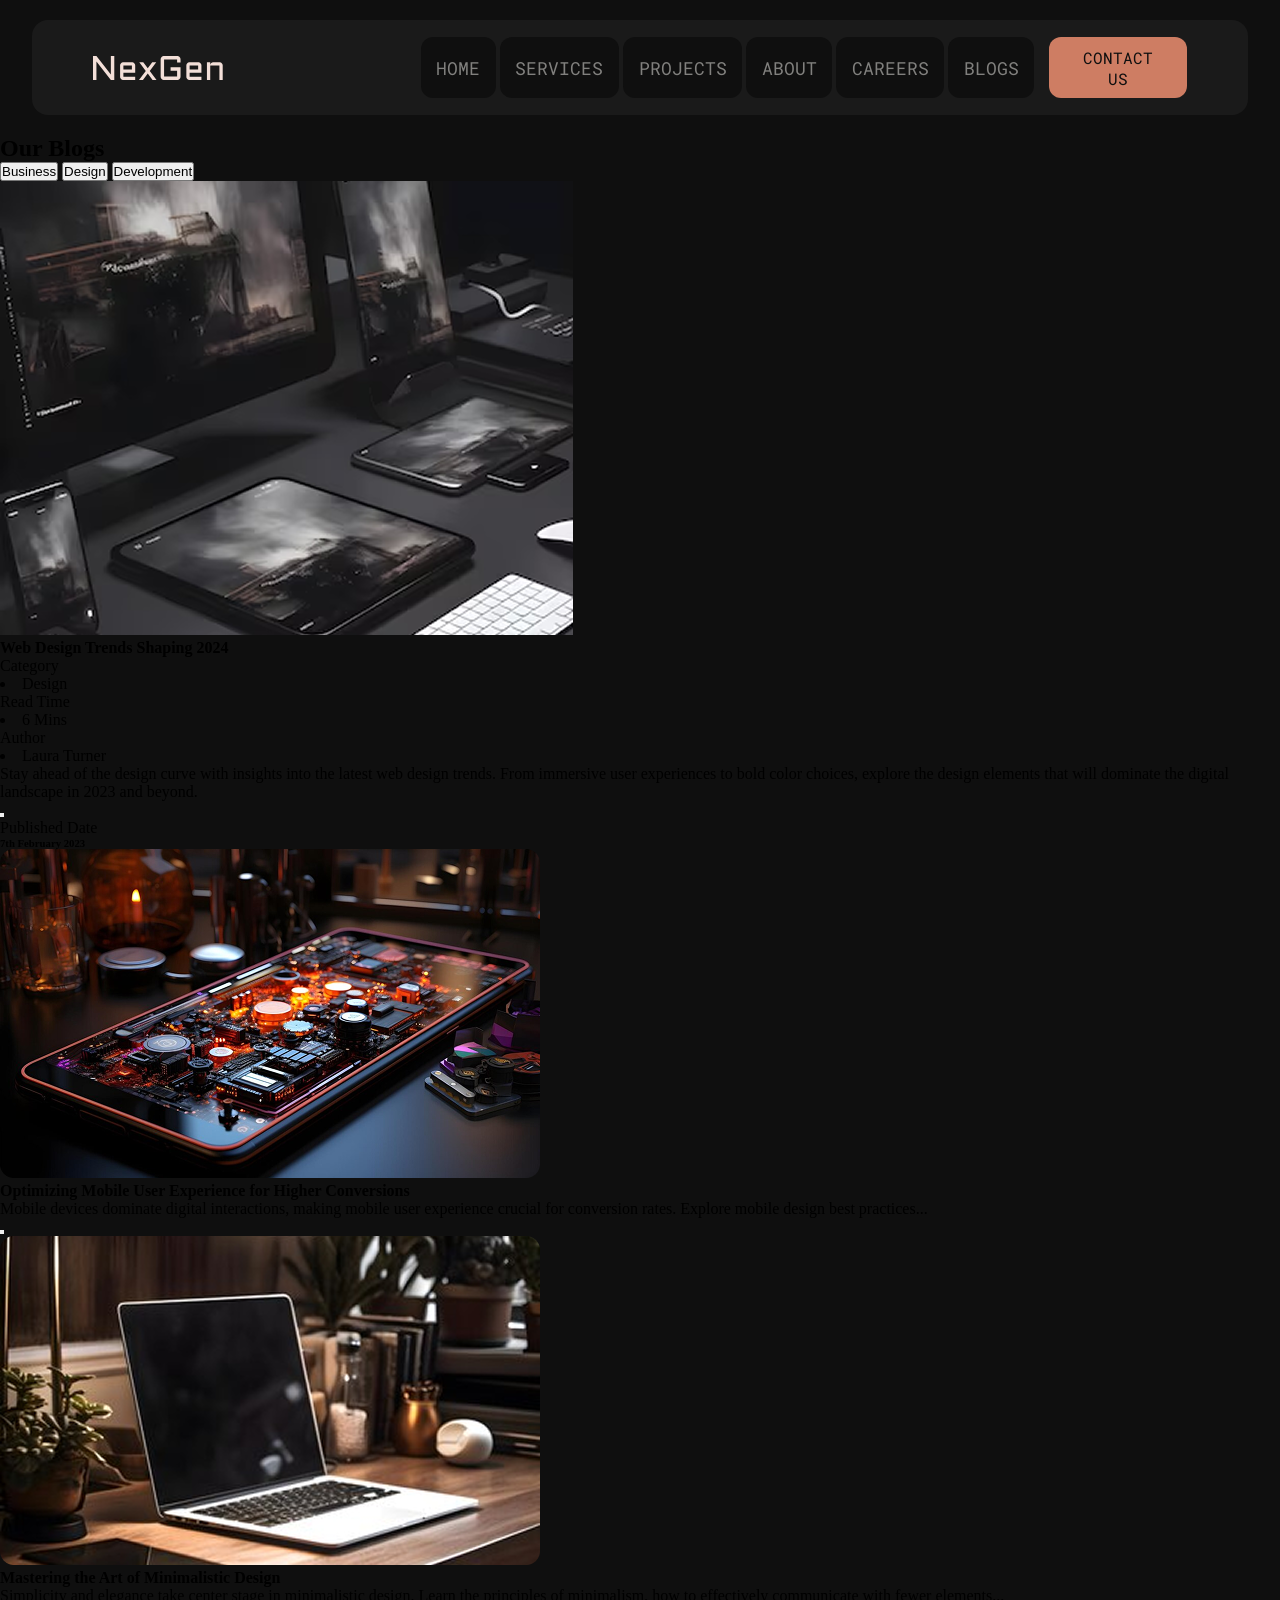
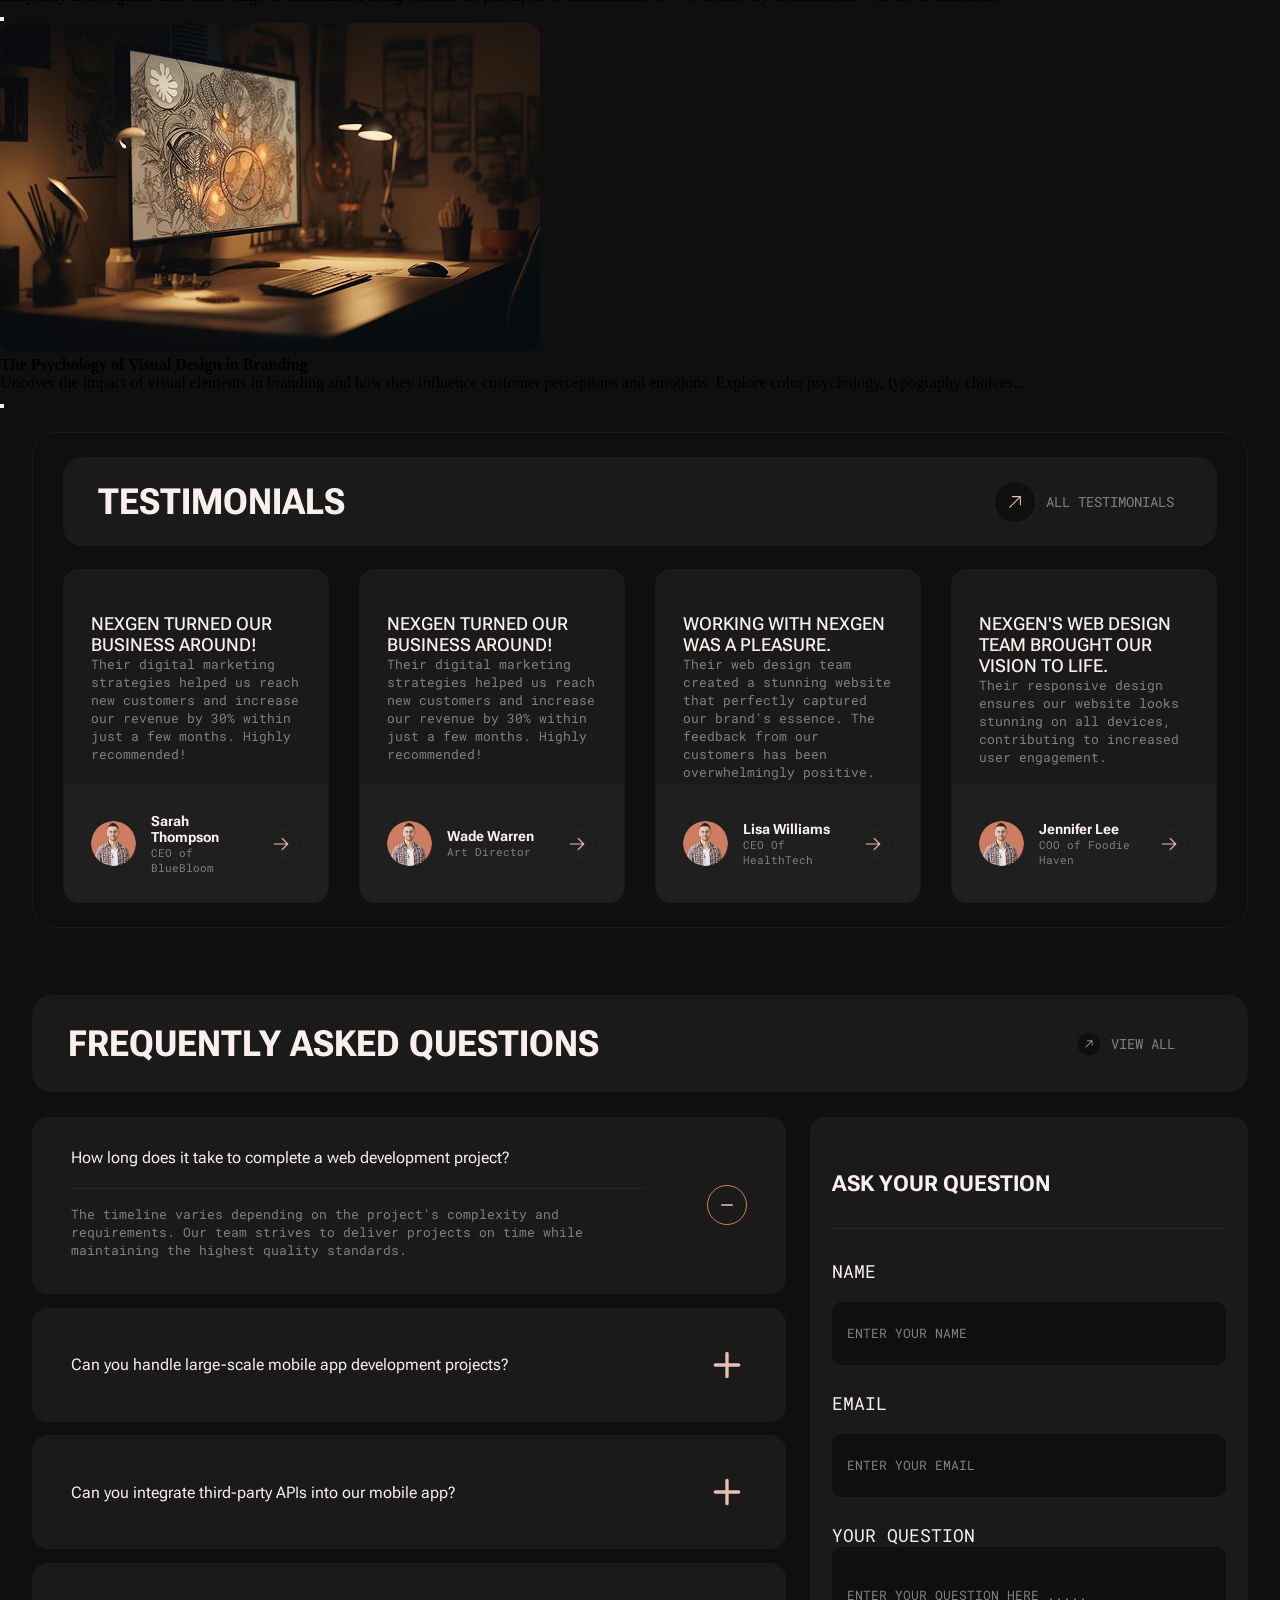
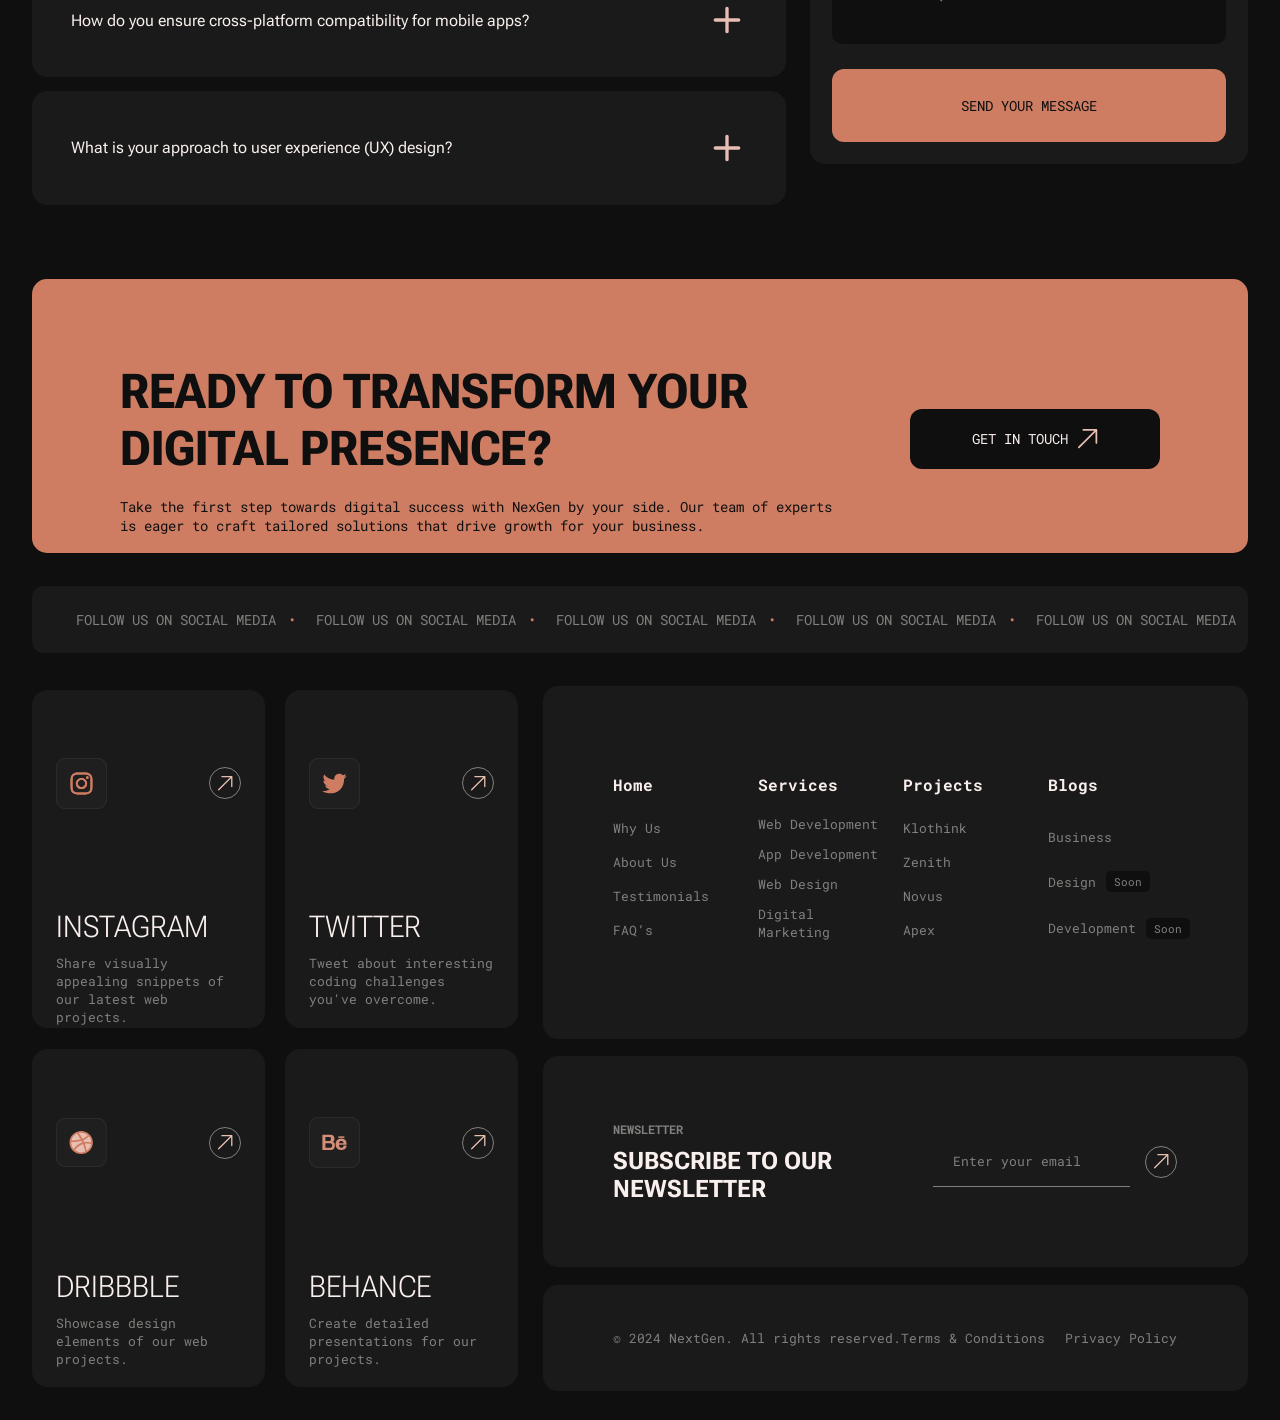
<file: опять/blog/index.html>
<!DOCTYPE html>
<html lang="en">
<head>
    <meta charset="UTF-8">
    <meta name="viewport" content="width=device-width, initial-scale=1.0">
    <link rel="stylesheet" href="style.css">
    <title>Document</title>
    <link rel="preconnect" href="https://fonts.googleapis.com">
    <link rel="preconnect" href="https://fonts.gstatic.com" crossorigin>
    <link href="https://fonts.googleapis.com/css2?family=Roboto+Mono:ital,wght@0,100..700;1,100..700&display=swap" rel="stylesheet">
    <link rel="preconnect" href="https://fonts.googleapis.com">
    <link rel="preconnect" href="https://fonts.gstatic.com" crossorigin>
    <link href="https://fonts.googleapis.com/css2?family=Roboto+Flex:opsz,wght,XOPQ,XTRA,YOPQ,YTDE,YTFI,YTLC,YTUC@8..144,100..1000,96,468,79,-203,738,514,712&family=Roboto+Mono:ital,wght@0,100..700;1,100..700&display=swap" rel="stylesheet">
</head>
<body>
    <header>
        <center>
            <div class="center">
                <img src="../resource/logos_znachki/Logo.svg" alt="" onclick="">
                <nav>
                    <ul>
                        <a href="">Home</a>
                        <a href="">Services</a>
                        <a href="">Projects</a>
                        <a href="">About</a>
                        <a href="">Careers</a>
                        <a href="">Blogs</a>
                    </ul>
                    <button>
                        Contact Us
                    </button>
                </nav>
            </div>
        </center>
    </header>

    <section class="main">
        <div class="obvodka">
            <div class="cneter">
                <div class="up">
                    <div class="center">
                        <div class="verh">
                            <h1>Our Blogs</h1>
                            <div>
                                <button>Business</button>
                                <button>Design</button>
                                <button>Development</button>
                            </div>
                        </div>
                    </div>
                </div>
                <div class="down">
                    <div class="verh">
                        <img src="../resource/image/blog/img_m,ain.png" alt="">
                        <div class="right">
                            <div class="center">
                                <h4>Web Design Trends Shaping 2024</h4>
                                <div class="tags">
                                    <div>
                                        <span>Category</span>
                                        <li>Design</li>
                                    </div>
                                    <div>
                                        <span>Read Time</span>
                                        <li>6 Mins</li>
                                    </div>
                                    <div>
                                        <span>Author</span>
                                        <li>Laura Turner</li>
                                    </div>
                                </div>
                                <p>Stay ahead of the design curve with insights into the latest web design trends. From immersive user experiences to bold color choices, explore the design elements that will dominate the digital landscape in 2023 and beyond.</p>
                                <div class="vsykoe">
                                    <button></button>
                                    <div>
                                        <p>Published Date</p>
                                        <h6>7th February 2023</h6>
                                    </div>
                                </div>
                            </div>
                        </div>
                    </div>
                    <div class="niz">
                        <article>
                            <div class="center">
                                <img src="../resource/image/blog/Image.png" alt="">
                                <div class="text_content">
                                    <h4>Optimizing Mobile User Experience for Higher Conversions</h4>
                                    <p>Mobile devices dominate digital interactions, making mobile user experience crucial for conversion rates. Explore mobile design best practices...</p>
                                    <button></button>
                                </div>
                            </div>
                        </article>

                        <article>
                            <div class="center">
                                <img src="../resource/image/blog/Image-1.png" alt="">
                                <div class="text_content">
                                    <h4>Mastering the Art of Minimalistic Design</h4>
                                    <p>Simplicity and elegance take center stage in minimalistic design. Learn the principles of minimalism, how to effectively communicate with fewer elements...</p>
                                    <button></button>
                                </div>
                            </div>
                        </article>

                        <article>
                            <div class="center">
                                <img src="../resource/image/blog/Image-2.png" alt="">
                                <div class="text_content">
                                    <h4>The Psychology of Visual Design in Branding</h4>
                                    <p>Uncover the impact of visual elements in branding and how they influence customer perceptions and emotions. Explore color psychology, typography choices...</p>
                                    <button></button>
                                </div>
                            </div>
                        </article>
                    </div>
                </div>
            </div>
        </div>
        
    </section>


    <section class="testimonials">
        <div class="huhuhu">
            <div class="cneter">
                <div class="up">
                    <div class="center">
                        <h1>Testimonials</h1>
                        <button>
                            <img src="../resource/logos_znachki/znach-daunload.svg" alt="">
                            <p>ALL Testimonials</p>
                        </button>
                    </div>
                </div>
                <div class="down">
                    <article>
                        <div class="verh">
                            <div class="center">
                                <h6>NexGen turned our business around!</h6>
                                <p>Their digital marketing strategies helped us reach new customers and increase our revenue by 30% within just a few months. Highly recommended!</p>
                            </div>
                        </div>
                        <div class="niz">
                            <div class="center">
                                <img src="../resource/image/testisasty/Image-1.png" alt="">
                                <div>
                                    <h6>Sarah Thompson</h6>
                                    <p>CEO of BlueBloom</p>
                                </div>
                                <button>
                                    <img src="../resource/logos_znachki/right-arrow.svg" alt="">
                                </button>
                            </div>
                        </div>
                    </article>

                    <article>
                        <div class="verh">
                            <div class="center">
                                <h6>NexGen turned our business around!</h6>
                                <p>Their digital marketing strategies helped us reach new customers and increase our revenue by 30% within just a few months. Highly recommended!</p>
                            </div>
                        </div>
                        <div class="niz">
                            <div class="center">
                                <img src="../resource/image/testisasty/Image-1.png" alt="">
                                <div>
                                    <h6>Wade Warren</h6>
                                    <p>Art Director</p>
                                </div>
                                <button>
                                    <img src="../resource/logos_znachki/right-arrow.svg" alt="">
                                </button>
                            </div>
                        </div>
                    </article>

                    <article>
                        <div class="verh">
                            <div class="center">
                                <h6>Working with NexGen was a pleasure.</h6>
                                <p>Their web design team created a stunning website that perfectly captured our brand's essence. The feedback from our customers has been overwhelmingly positive.</p>
                            </div>
                        </div>
                        <div class="niz">
                            <div class="center">
                                <img src="../resource/image/testisasty/Image-1.png" alt="">
                                <div>
                                    <h6>Lisa Williams</h6>
                                    <p>CEO Of HealthTech</p>
                                </div>
                                <button>
                                    <img src="../resource/logos_znachki/right-arrow.svg" alt="">
                                </button>
                            </div>
                        </div>
                    </article>

                    <article>
                        <div class="verh">
                            <div class="center">
                                <h6>NexGen's web design team brought our vision to life.</h6>
                                <p>Their responsive design ensures our website looks stunning on all devices, contributing to increased user engagement.</p>
                            </div>
                        </div>
                        <div class="niz">
                            <div class="center">
                                <img src="../resource/image/testisasty/Image-1.png" alt="">
                                <div>
                                    <h6>Jennifer Lee</h6>
                                    <p>COO of Foodie Haven</p>
                                </div>
                                <button>
                                    <img src="../resource/logos_znachki/right-arrow.svg" alt="">
                                </button>
                            </div>
                        </div>
                    </article>
                </div>
            </div>
        </div>
    </section>

    <section class="qAa">
        <div class="cneter">
            <div class="up">
                <div class="center">
                    <h1>Frequently Asked Questions</h1>
                    <button>
                        <img src="../resource/logos_znachki/znach-daunload.svg" alt="">
                        <p>View All</p>
                    </button>
                </div>
                <div class="down">
                    <div class="left">
                        <article class="active">
                            <div class="center_art">
                                <div class="txt_content">
                                    <span>How long does it take to complete a web development project?</span>
                                    <p>The timeline varies depending on the project's complexity and requirements. Our team strives to deliver projects on time while maintaining the highest quality standards.</p>
                                </div>
                                <button>
                                    <img src="../resource/logos_znachki/q&a/-.svg" alt="">
                                </button>
                            </div>
                        </article>

                        <article>
                            <div class="center_art">
                                <span>Can you handle large-scale mobile app development projects?</span>
                                <img src="../resource/logos_znachki/q&a/+.svg" alt="">
                        </article>

                        <article>
                            <div class="center_art">
                                <span>Can you integrate third-party APIs into our mobile app?</span>
                                <img src="../resource/logos_znachki/q&a/+.svg" alt="">
                        </article>

                        <article>
                            <div class="center_art">
                                <span>How do you ensure cross-platform compatibility for mobile apps?</span>
                                <img src="../resource/logos_znachki/q&a/+.svg" alt="">
                        </article>

                        <article>
                            <div class="center_art">
                                <span>What is your approach to user experience (UX) design?</span>
                                <img src="../resource/logos_znachki/q&a/+.svg" alt="">
                        </article>
                    </div>
                    <div class="right">
                        <div class="center_w">
                            <div class="verh">
                                <h4>Ask your question</h4>
                            </div>
                            <div class="down">
                                <div>
                                    <p>Name</p>
                                    <input type="text" placeholder="Enter your name">
                                </div>
                                <div>
                                    <p>Email</p>
                                    <input type="text" placeholder="Enter your email">
                                </div>
                                <div>
                                    <p>Your Question</p>
                                    <input type="text" placeholder="Enter Your Question Here .....">
                                </div>
                                <button>Send Your Message</button>
                            </div>
                        </div>
                    </div>
                </div>
            </div>
                
        </div>
    </section>

    <footer>
        
        <div class="main_center">
            <div class="digital">
                <div class="cneter">
                    <div class="puding">
                        <h1>Ready to Transform Your Digital Presence?</h1>
                        <p>Take the first step towards digital success with NexGen by your side. Our team of experts is eager to craft tailored solutions that drive growth for your business.</p>
                    </div>
                    <div class="duding">
                        <button>
                            <p>Get in Touch</p>
                            <img src="../resource/logos_znachki/piu.svg" alt="">
                        </button>
                    </div>
                </div>
            </div>
            <div class="lenta">
                <li>Follow Us on Social Media</li>
                <li>Follow Us on Social Media</li>
                <li>Follow Us on Social Media</li>
                <li>Follow Us on Social Media</li>
                <li>Follow Us on Social Media</li>
                <li>Follow Us on Social Media</li>
            </div>
            <div class="sam_footer">
                <div class="left">
                    <article>
                        <div class="center_art">
                            <div class="verh">
                                <img src="../resource/logos_znachki/footer_socity/Icon Container.svg" alt="">
                                <button><img src="../resource/logos_znachki/piu.svg" alt=""></button>
                            </div>
                            <div class="niz">
                                <h6>INstagram</h6>
                                <p>Share visually appealing snippets of our latest web projects.</p>
                            </div>
                        </div>
                    </article>
                    <article>
                        <div class="center_art">
                            <div class="verh">
                                <img src="../resource/logos_znachki/footer_socity/Icon Container-1.svg" alt="">
                                <button><img src="../resource/logos_znachki/piu.svg" alt=""></button>
                            </div>
                            <div class="niz">
                                <h6>Twitter</h6>
                                <p>Tweet about interesting coding challenges you've overcome.</p>
                            </div>
                        </div>
                    </article>
                    <article>
                        <div class="center_art">
                            <div class="verh">
                                <img src="../resource/logos_znachki/footer_socity/Icon Container-2.svg" alt="">
                                <button><img src="../resource/logos_znachki/piu.svg" alt=""></button>
                            </div>
                            <div class="niz">
                                <h6>Dribbble</h6>
                                <p>Showcase design elements of our web projects.</p>
                            </div>
                        </div>
                    </article>
                    <article>
                        <div class="center_art">
                            <div class="verh">
                                <img src="../resource/logos_znachki/footer_socity/Icon Container-3.svg" alt="">
                                <button><img src="../resource/logos_znachki/piu.svg" alt=""></button>
                            </div>
                            <div class="niz">
                                <h6>Behance</h6>
                                <p>Create detailed presentations for our projects.</p>
                            </div>
                        </div>
                    </article>
                </div>
                <div class="right">
                    <div class="verh">
                        <div class="center_vse">
                            <ul>
                                <h3>Home</h3>
                                <a href="">Why Us</a>
                                <a href="">About Us</a>
                                <a href="">Testimonials</a>
                                <a href="">FAQ’s</a>
                            </ul>
                            <ul>
                                <h3>Services</h3>
                                <a href="">Web Development</a>
                                <a href="">App Development</a>
                                <a href="">Web Design</a>
                                <a href="">Digital Marketing</a>
                            </ul>
                            <ul>
                                <h3>Projects</h3>
                                <a href="">Klothink</a>
                                <a href="">Zenith</a>
                                <a href="">Novus</a>
                                <a href="">Apex</a>
                            </ul>
                            <ul>
                                <h3>Blogs</h3>
                                <a href="">Business</a>
                                <div>
                                    <a href="">Design</a><p>Soon</p>
                                </div>
                                <div>
                                    <a href="">Development</a><p>Soon</p>
                                </div> 
                            </ul>
                        </div>
                    </div>
                    <div class="sered">
                        <div class="center_sered">
                            <div class="pravo">
                                <h6>Newsletter</h6>
                                <h3>Subscribe To our Newsletter</h3>
                            </div>
                            <div class="levo">
                                <input type="text" placeholder="Enter your email">
                                <button><img src="../resource/logos_znachki/piu.svg" alt="">
                                </button>
                            </div>
                        </div>
                    </div>
                    <div class="niz">
                        <div class="center_n">
                            <p>© 2024 NextGen. All rights reserved.</p>
                            <div><p>Terms & Conditions</p><a href="">Privacy Policy</a></div>
                        </div>
                    </div>
                </div>
            </div>
        </div>
    </footer>
</body>
</html>
</file>
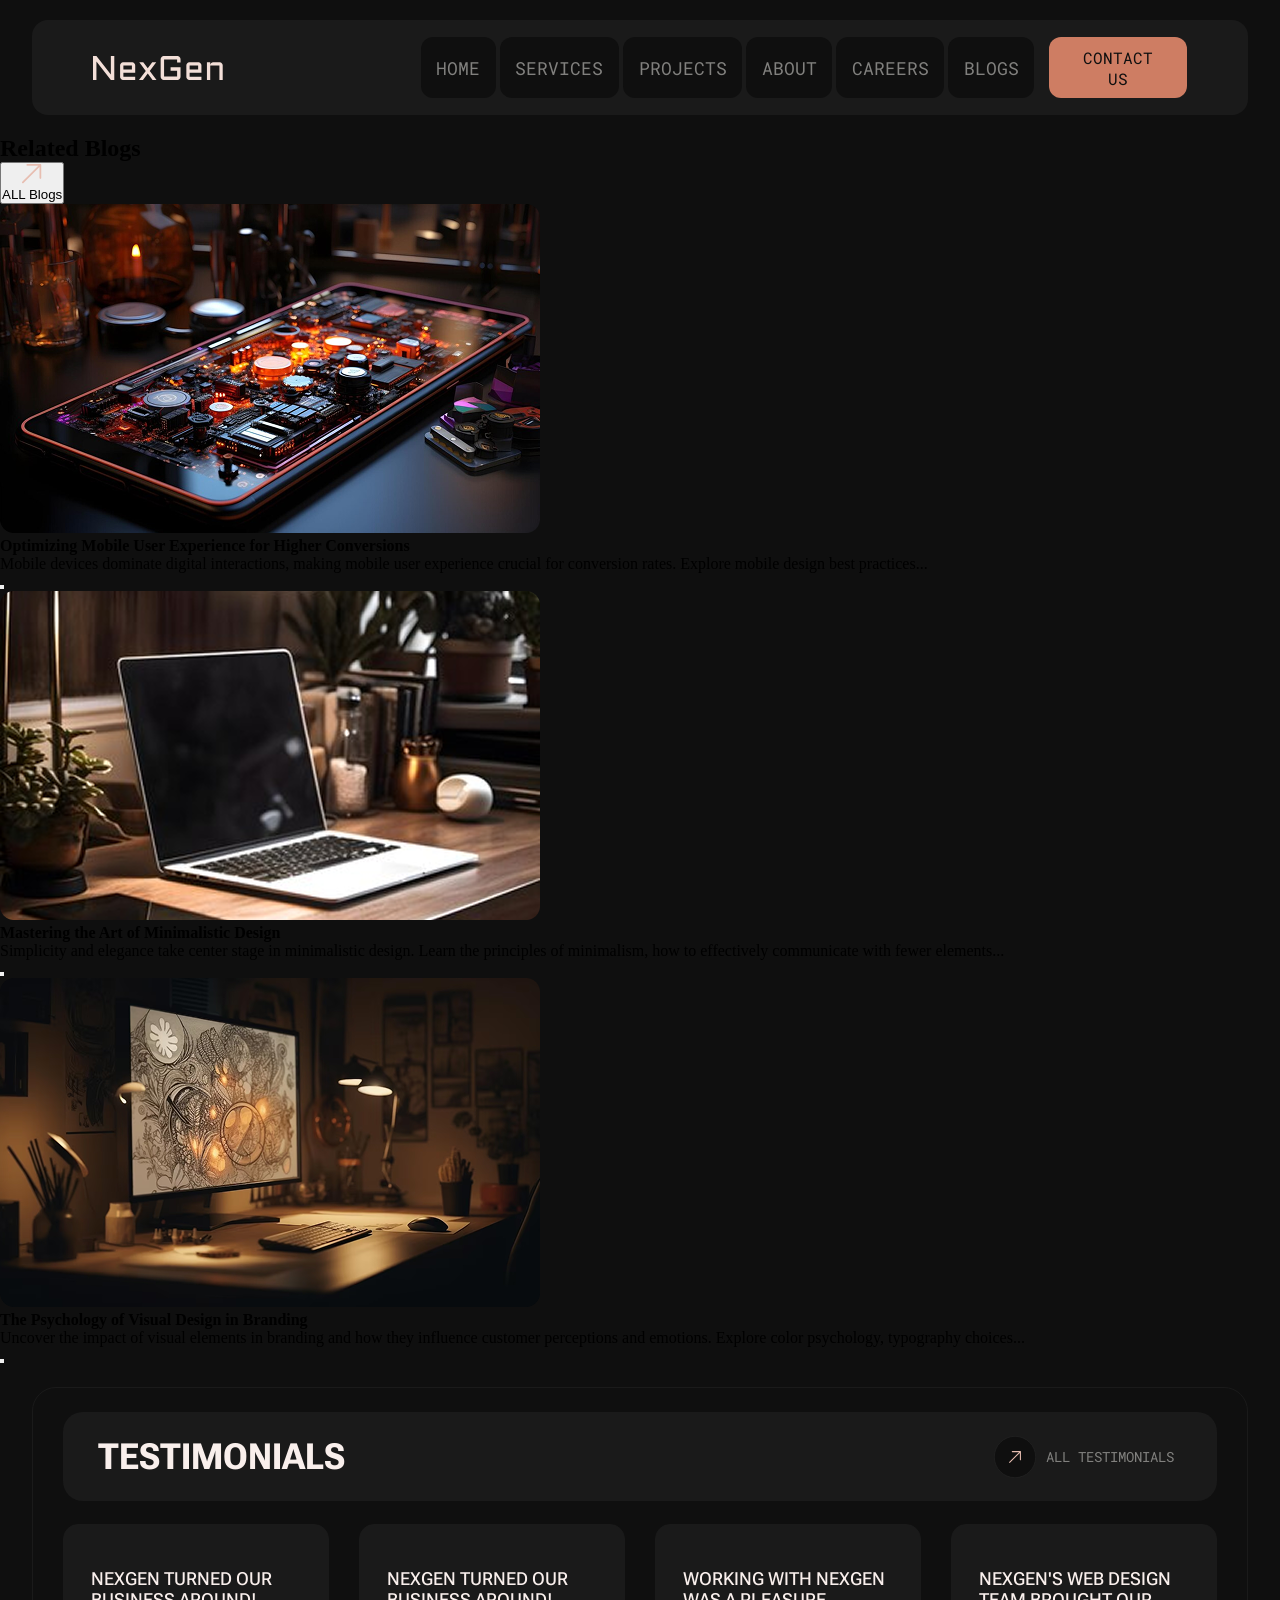
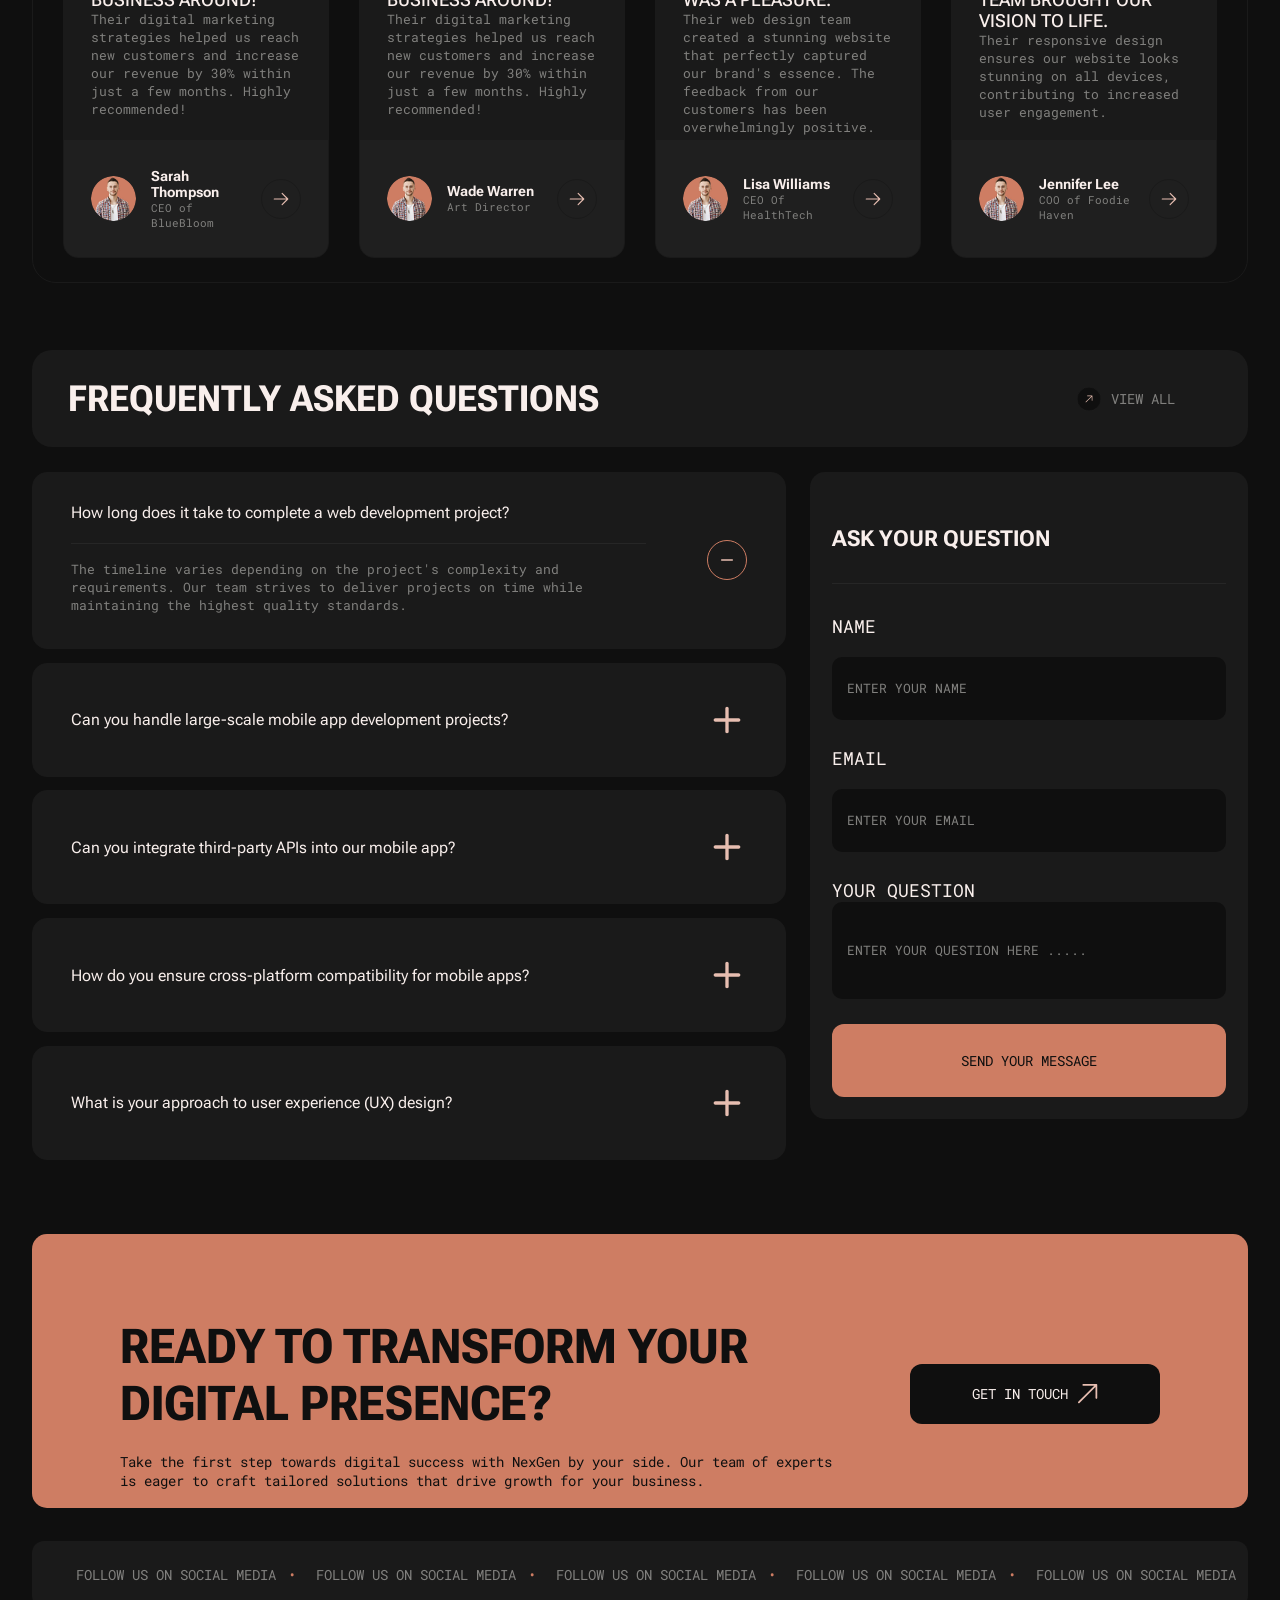
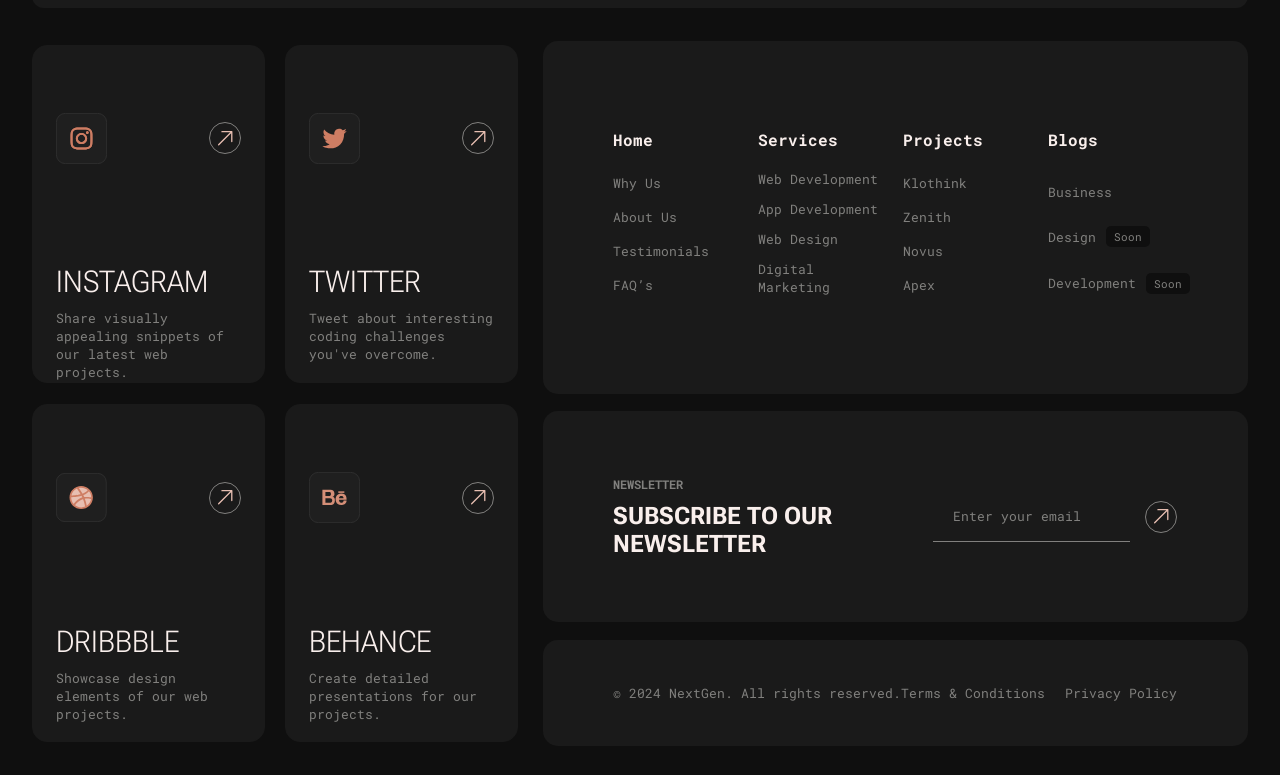
<file: опять/blog_open/index.html>
<!DOCTYPE html>
<html lang="en">
<head>
    <meta charset="UTF-8">
    <meta name="viewport" content="width=device-width, initial-scale=1.0">
    <link rel="stylesheet" href="style.css">
    <title>Document</title>
    <link rel="preconnect" href="https://fonts.googleapis.com">
    <link rel="preconnect" href="https://fonts.gstatic.com" crossorigin>
    <link href="https://fonts.googleapis.com/css2?family=Roboto+Mono:ital,wght@0,100..700;1,100..700&display=swap" rel="stylesheet">
    <link rel="preconnect" href="https://fonts.googleapis.com">
    <link rel="preconnect" href="https://fonts.gstatic.com" crossorigin>
    <link href="https://fonts.googleapis.com/css2?family=Roboto+Flex:opsz,wght,XOPQ,XTRA,YOPQ,YTDE,YTFI,YTLC,YTUC@8..144,100..1000,96,468,79,-203,738,514,712&family=Roboto+Mono:ital,wght@0,100..700;1,100..700&display=swap" rel="stylesheet">
</head>
<body>
    <header>
        <center>
            <div class="center">
                <img src="../resource/logos_znachki/Logo.svg" alt="" onclick="">
                <nav>
                    <ul>
                        <a href="">Home</a>
                        <a href="">Services</a>
                        <a href="">Projects</a>
                        <a href="">About</a>
                        <a href="">Careers</a>
                        <a href="">Blogs</a>
                    </ul>
                    <button>
                        Contact Us
                    </button>
                </nav>
            </div>
        </center>
    </header>

    <section class="related">
        <div class="obvodka">
            <div class="cneter">
                <div class="up">
                    <div class="center">
                        <div class="verh">
                            <h1>Related Blogs</h1>
                            <button>
                                <img src="../resource/logos_znachki/piu.svg" alt="">
                                <p>ALL Blogs</p>
                            </button>
                        </div>
                    </div>
                </div>
                <div class="down">
                    <article>
                        <div class="center">
                            <img src="../resource/image/blog/Image.png" alt="">
                            <div class="text_content">
                                <h4>Optimizing Mobile User Experience for Higher Conversions</h4>
                                <p>Mobile devices dominate digital interactions, making mobile user experience crucial for conversion rates. Explore mobile design best practices...</p>
                                <button></button>
                            </div>
                        </div>
                    </article>
                    <article>
                        <div class="center">
                            <img src="../resource/image/blog/Image-1.png" alt="">
                            <div class="text_content">
                                <h4>Mastering the Art of Minimalistic Design</h4>
                                <p>Simplicity and elegance take center stage in minimalistic design. Learn the principles of minimalism, how to effectively communicate with fewer elements...</p>
                                <button></button>
                            </div>
                        </div>
                    </article>
                    <article>
                        <div class="center">
                            <img src="../resource/image/blog/Image-2.png" alt="">
                            <div class="text_content">
                                <h4>The Psychology of Visual Design in Branding</h4>
                                <p>Uncover the impact of visual elements in branding and how they influence customer perceptions and emotions. Explore color psychology, typography choices...</p>
                                <button></button>
                            </div>
                        </div>
                    </article>
                </div>
            </div>
        </div>
        
    </section>


    <section class="testimonials">
        <div class="huhuhu">
            <div class="cneter">
                <div class="up">
                    <div class="center">
                        <h1>Testimonials</h1>
                        <button>
                            <img src="../resource/logos_znachki/znach-daunload.svg" alt="">
                            <p>ALL Testimonials</p>
                        </button>
                    </div>
                </div>
                <div class="down">
                    <article>
                        <div class="verh">
                            <div class="center">
                                <h6>NexGen turned our business around!</h6>
                                <p>Their digital marketing strategies helped us reach new customers and increase our revenue by 30% within just a few months. Highly recommended!</p>
                            </div>
                        </div>
                        <div class="niz">
                            <div class="center">
                                <img src="../resource/image/testisasty/Image-1.png" alt="">
                                <div>
                                    <h6>Sarah Thompson</h6>
                                    <p>CEO of BlueBloom</p>
                                </div>
                                <button>
                                    <img src="../resource/logos_znachki/right-arrow.svg" alt="">
                                </button>
                            </div>
                        </div>
                    </article>

                    <article>
                        <div class="verh">
                            <div class="center">
                                <h6>NexGen turned our business around!</h6>
                                <p>Their digital marketing strategies helped us reach new customers and increase our revenue by 30% within just a few months. Highly recommended!</p>
                            </div>
                        </div>
                        <div class="niz">
                            <div class="center">
                                <img src="../resource/image/testisasty/Image-1.png" alt="">
                                <div>
                                    <h6>Wade Warren</h6>
                                    <p>Art Director</p>
                                </div>
                                <button>
                                    <img src="../resource/logos_znachki/right-arrow.svg" alt="">
                                </button>
                            </div>
                        </div>
                    </article>

                    <article>
                        <div class="verh">
                            <div class="center">
                                <h6>Working with NexGen was a pleasure.</h6>
                                <p>Their web design team created a stunning website that perfectly captured our brand's essence. The feedback from our customers has been overwhelmingly positive.</p>
                            </div>
                        </div>
                        <div class="niz">
                            <div class="center">
                                <img src="../resource/image/testisasty/Image-1.png" alt="">
                                <div>
                                    <h6>Lisa Williams</h6>
                                    <p>CEO Of HealthTech</p>
                                </div>
                                <button>
                                    <img src="../resource/logos_znachki/right-arrow.svg" alt="">
                                </button>
                            </div>
                        </div>
                    </article>

                    <article>
                        <div class="verh">
                            <div class="center">
                                <h6>NexGen's web design team brought our vision to life.</h6>
                                <p>Their responsive design ensures our website looks stunning on all devices, contributing to increased user engagement.</p>
                            </div>
                        </div>
                        <div class="niz">
                            <div class="center">
                                <img src="../resource/image/testisasty/Image-1.png" alt="">
                                <div>
                                    <h6>Jennifer Lee</h6>
                                    <p>COO of Foodie Haven</p>
                                </div>
                                <button>
                                    <img src="../resource/logos_znachki/right-arrow.svg" alt="">
                                </button>
                            </div>
                        </div>
                    </article>
                </div>
            </div>
        </div>
    </section>

    <section class="qAa">
        <div class="cneter">
            <div class="up">
                <div class="center">
                    <h1>Frequently Asked Questions</h1>
                    <button>
                        <img src="../resource/logos_znachki/znach-daunload.svg" alt="">
                        <p>View All</p>
                    </button>
                </div>
                <div class="down">
                    <div class="left">
                        <article class="active">
                            <div class="center_art">
                                <div class="txt_content">
                                    <span>How long does it take to complete a web development project?</span>
                                    <p>The timeline varies depending on the project's complexity and requirements. Our team strives to deliver projects on time while maintaining the highest quality standards.</p>
                                </div>
                                <button>
                                    <img src="../resource/logos_znachki/q&a/-.svg" alt="">
                                </button>
                            </div>
                        </article>

                        <article>
                            <div class="center_art">
                                <span>Can you handle large-scale mobile app development projects?</span>
                                <img src="../resource/logos_znachki/q&a/+.svg" alt="">
                        </article>

                        <article>
                            <div class="center_art">
                                <span>Can you integrate third-party APIs into our mobile app?</span>
                                <img src="../resource/logos_znachki/q&a/+.svg" alt="">
                        </article>

                        <article>
                            <div class="center_art">
                                <span>How do you ensure cross-platform compatibility for mobile apps?</span>
                                <img src="../resource/logos_znachki/q&a/+.svg" alt="">
                        </article>

                        <article>
                            <div class="center_art">
                                <span>What is your approach to user experience (UX) design?</span>
                                <img src="../resource/logos_znachki/q&a/+.svg" alt="">
                        </article>
                    </div>
                    <div class="right">
                        <div class="center_w">
                            <div class="verh">
                                <h4>Ask your question</h4>
                            </div>
                            <div class="down">
                                <div>
                                    <p>Name</p>
                                    <input type="text" placeholder="Enter your name">
                                </div>
                                <div>
                                    <p>Email</p>
                                    <input type="text" placeholder="Enter your email">
                                </div>
                                <div>
                                    <p>Your Question</p>
                                    <input type="text" placeholder="Enter Your Question Here .....">
                                </div>
                                <button>Send Your Message</button>
                            </div>
                        </div>
                    </div>
                </div>
            </div>
                
        </div>
    </section>

    <footer>
        
        <div class="main_center">
            <div class="digital">
                <div class="cneter">
                    <div class="puding">
                        <h1>Ready to Transform Your Digital Presence?</h1>
                        <p>Take the first step towards digital success with NexGen by your side. Our team of experts is eager to craft tailored solutions that drive growth for your business.</p>
                    </div>
                    <div class="duding">
                        <button>
                            <p>Get in Touch</p>
                            <img src="../resource/logos_znachki/piu.svg" alt="">
                        </button>
                    </div>
                </div>
            </div>
            <div class="lenta">
                <li>Follow Us on Social Media</li>
                <li>Follow Us on Social Media</li>
                <li>Follow Us on Social Media</li>
                <li>Follow Us on Social Media</li>
                <li>Follow Us on Social Media</li>
                <li>Follow Us on Social Media</li>
            </div>
            <div class="sam_footer">
                <div class="left">
                    <article>
                        <div class="center_art">
                            <div class="verh">
                                <img src="../resource/logos_znachki/footer_socity/Icon Container.svg" alt="">
                                <button><img src="../resource/logos_znachki/piu.svg" alt=""></button>
                            </div>
                            <div class="niz">
                                <h6>INstagram</h6>
                                <p>Share visually appealing snippets of our latest web projects.</p>
                            </div>
                        </div>
                    </article>
                    <article>
                        <div class="center_art">
                            <div class="verh">
                                <img src="../resource/logos_znachki/footer_socity/Icon Container-1.svg" alt="">
                                <button><img src="../resource/logos_znachki/piu.svg" alt=""></button>
                            </div>
                            <div class="niz">
                                <h6>Twitter</h6>
                                <p>Tweet about interesting coding challenges you've overcome.</p>
                            </div>
                        </div>
                    </article>
                    <article>
                        <div class="center_art">
                            <div class="verh">
                                <img src="../resource/logos_znachki/footer_socity/Icon Container-2.svg" alt="">
                                <button><img src="../resource/logos_znachki/piu.svg" alt=""></button>
                            </div>
                            <div class="niz">
                                <h6>Dribbble</h6>
                                <p>Showcase design elements of our web projects.</p>
                            </div>
                        </div>
                    </article>
                    <article>
                        <div class="center_art">
                            <div class="verh">
                                <img src="../resource/logos_znachki/footer_socity/Icon Container-3.svg" alt="">
                                <button><img src="../resource/logos_znachki/piu.svg" alt=""></button>
                            </div>
                            <div class="niz">
                                <h6>Behance</h6>
                                <p>Create detailed presentations for our projects.</p>
                            </div>
                        </div>
                    </article>
                </div>
                <div class="right">
                    <div class="verh">
                        <div class="center_vse">
                            <ul>
                                <h3>Home</h3>
                                <a href="">Why Us</a>
                                <a href="">About Us</a>
                                <a href="">Testimonials</a>
                                <a href="">FAQ’s</a>
                            </ul>
                            <ul>
                                <h3>Services</h3>
                                <a href="">Web Development</a>
                                <a href="">App Development</a>
                                <a href="">Web Design</a>
                                <a href="">Digital Marketing</a>
                            </ul>
                            <ul>
                                <h3>Projects</h3>
                                <a href="">Klothink</a>
                                <a href="">Zenith</a>
                                <a href="">Novus</a>
                                <a href="">Apex</a>
                            </ul>
                            <ul>
                                <h3>Blogs</h3>
                                <a href="">Business</a>
                                <div>
                                    <a href="">Design</a><p>Soon</p>
                                </div>
                                <div>
                                    <a href="">Development</a><p>Soon</p>
                                </div> 
                            </ul>
                        </div>
                    </div>
                    <div class="sered">
                        <div class="center_sered">
                            <div class="pravo">
                                <h6>Newsletter</h6>
                                <h3>Subscribe To our Newsletter</h3>
                            </div>
                            <div class="levo">
                                <input type="text" placeholder="Enter your email">
                                <button><img src="../resource/logos_znachki/piu.svg" alt="">
                                </button>
                            </div>
                        </div>
                    </div>
                    <div class="niz">
                        <div class="center_n">
                            <p>© 2024 NextGen. All rights reserved.</p>
                            <div><p>Terms & Conditions</p><a href="">Privacy Policy</a></div>
                        </div>
                    </div>
                </div>
            </div>
        </div>
    </footer>
</body>
</html>
</file>
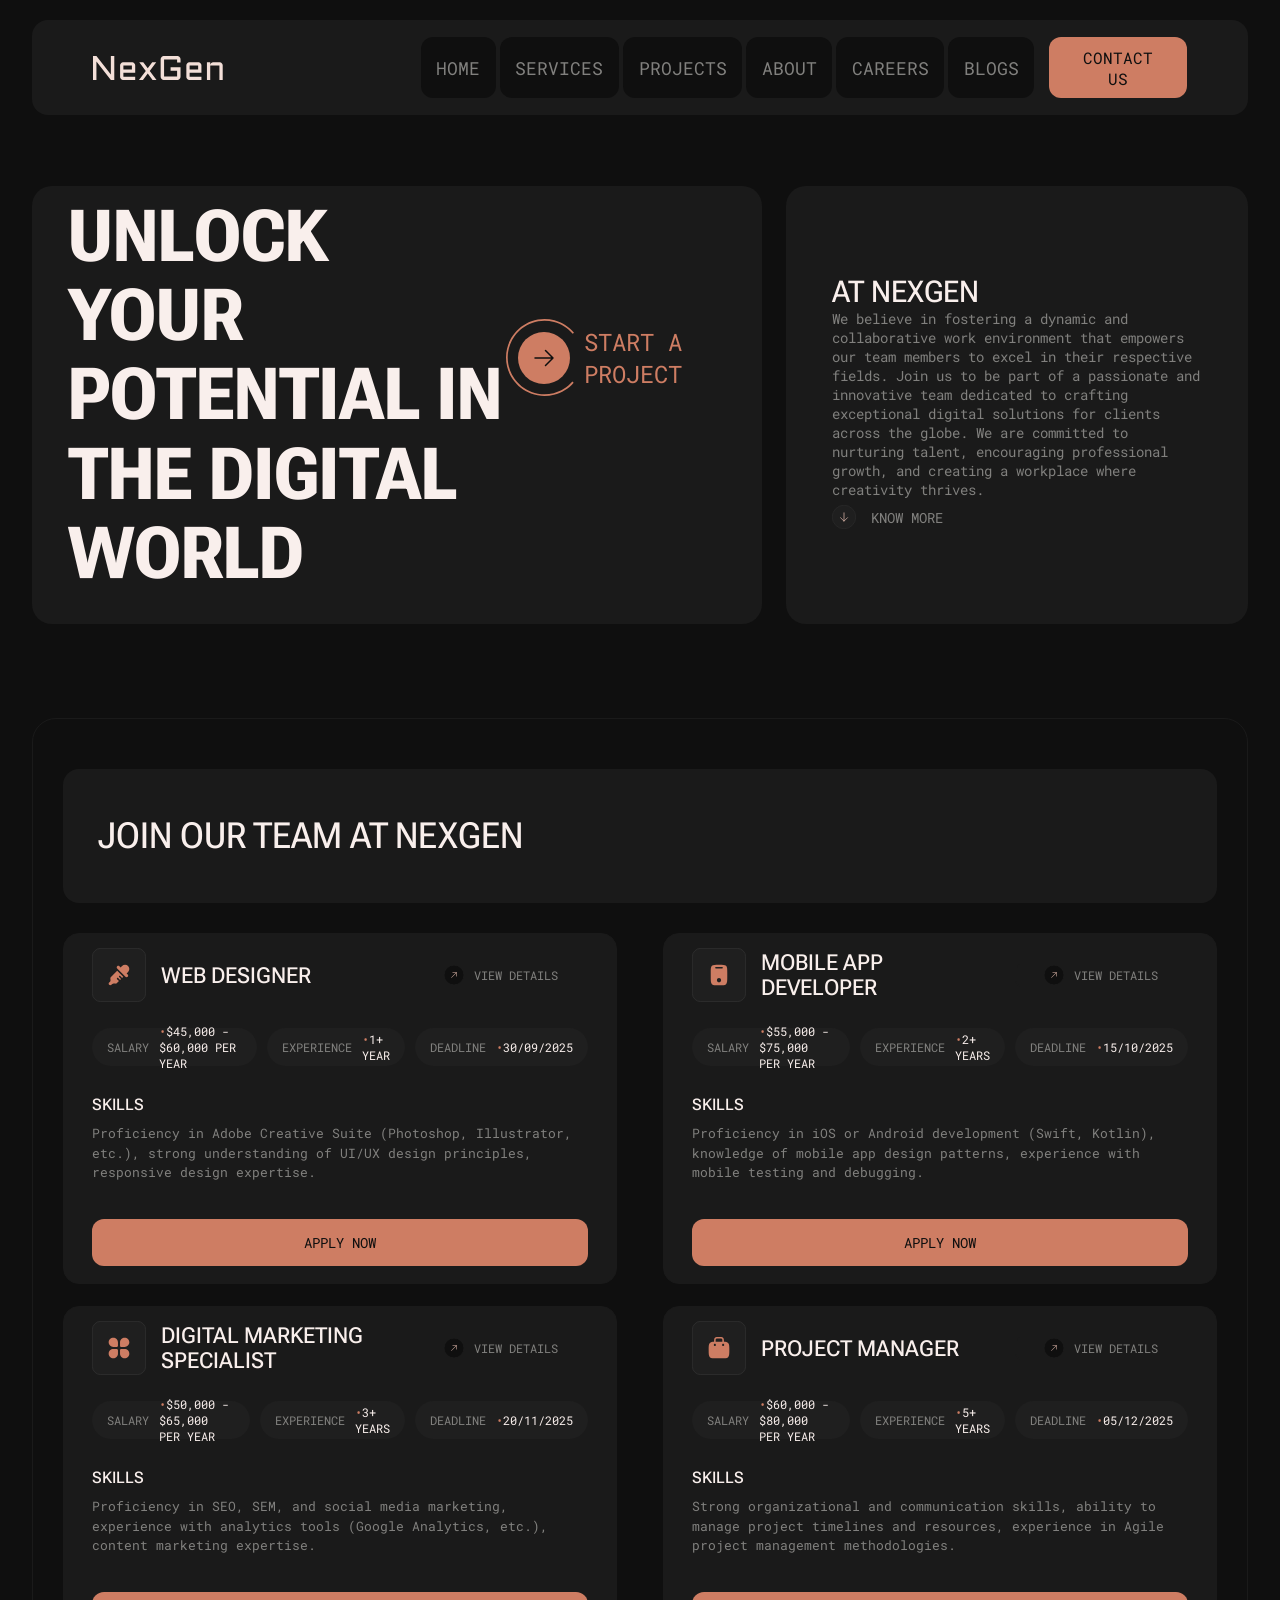
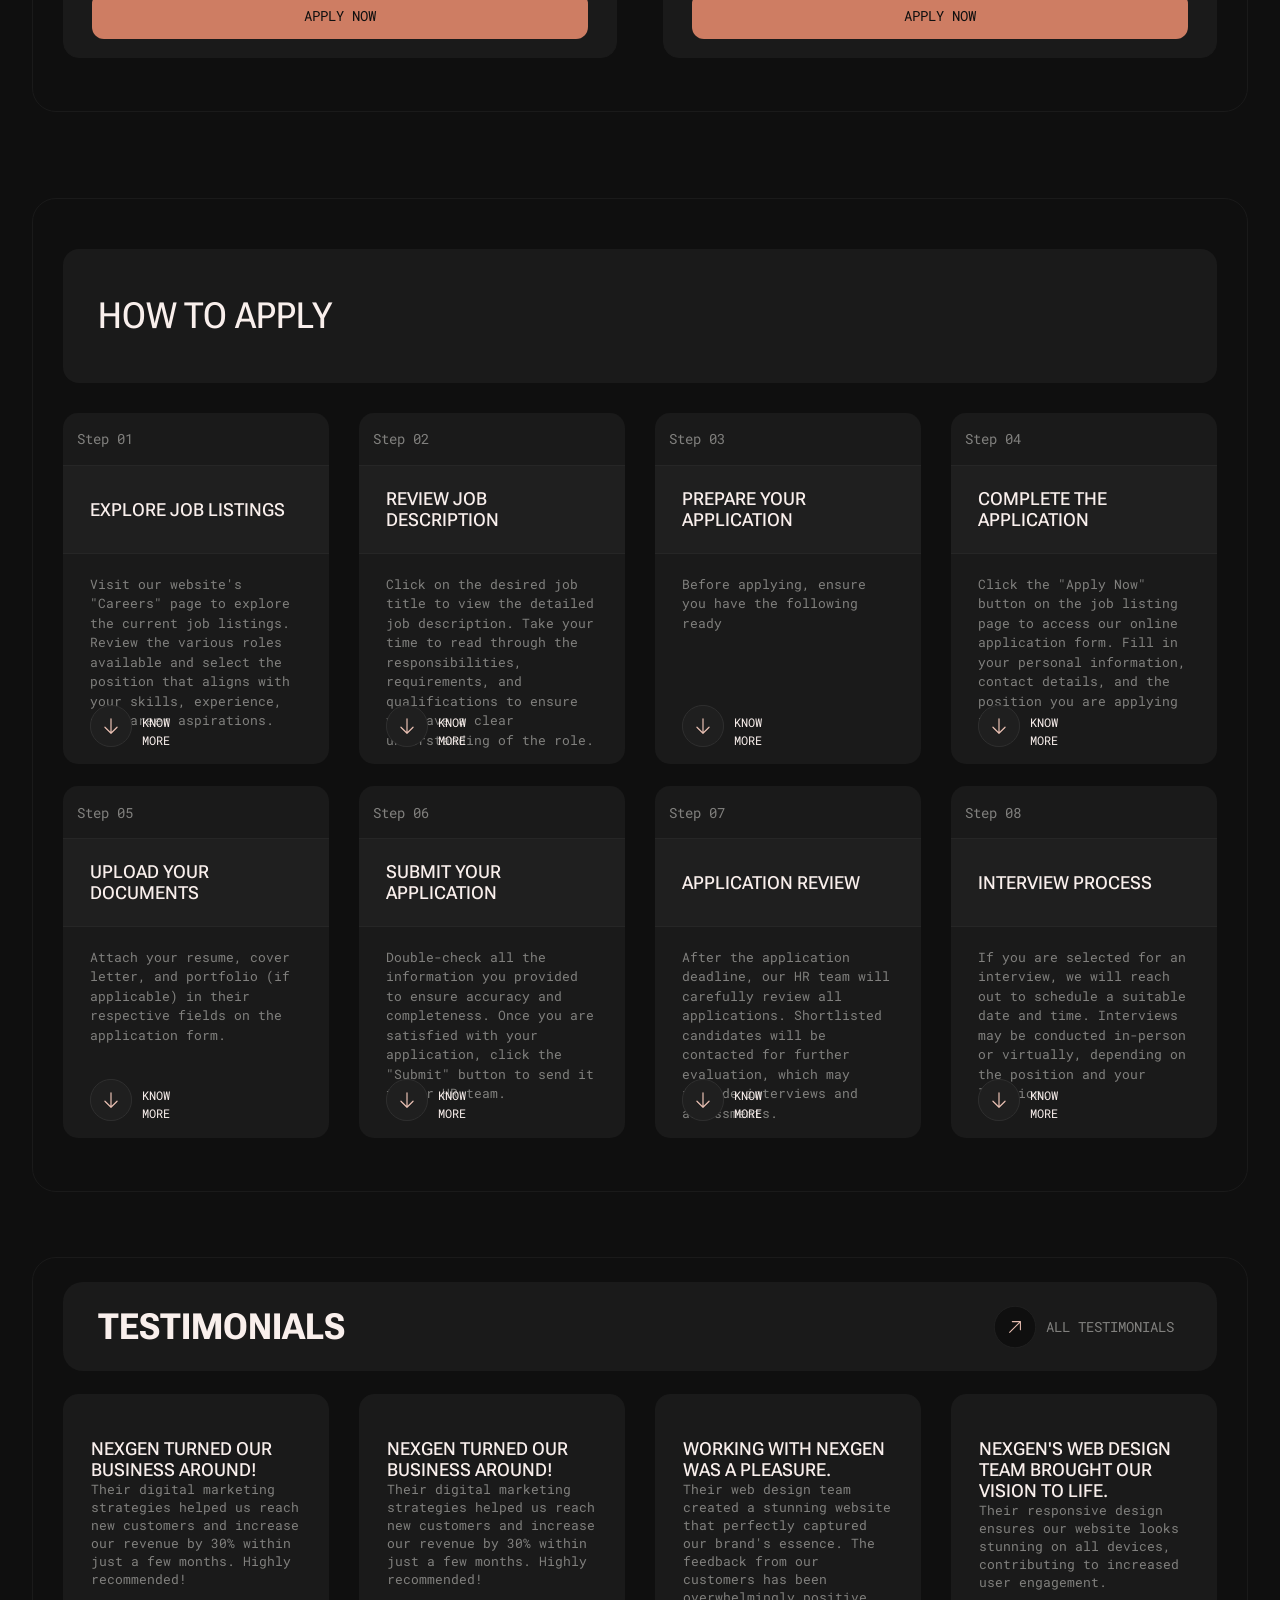
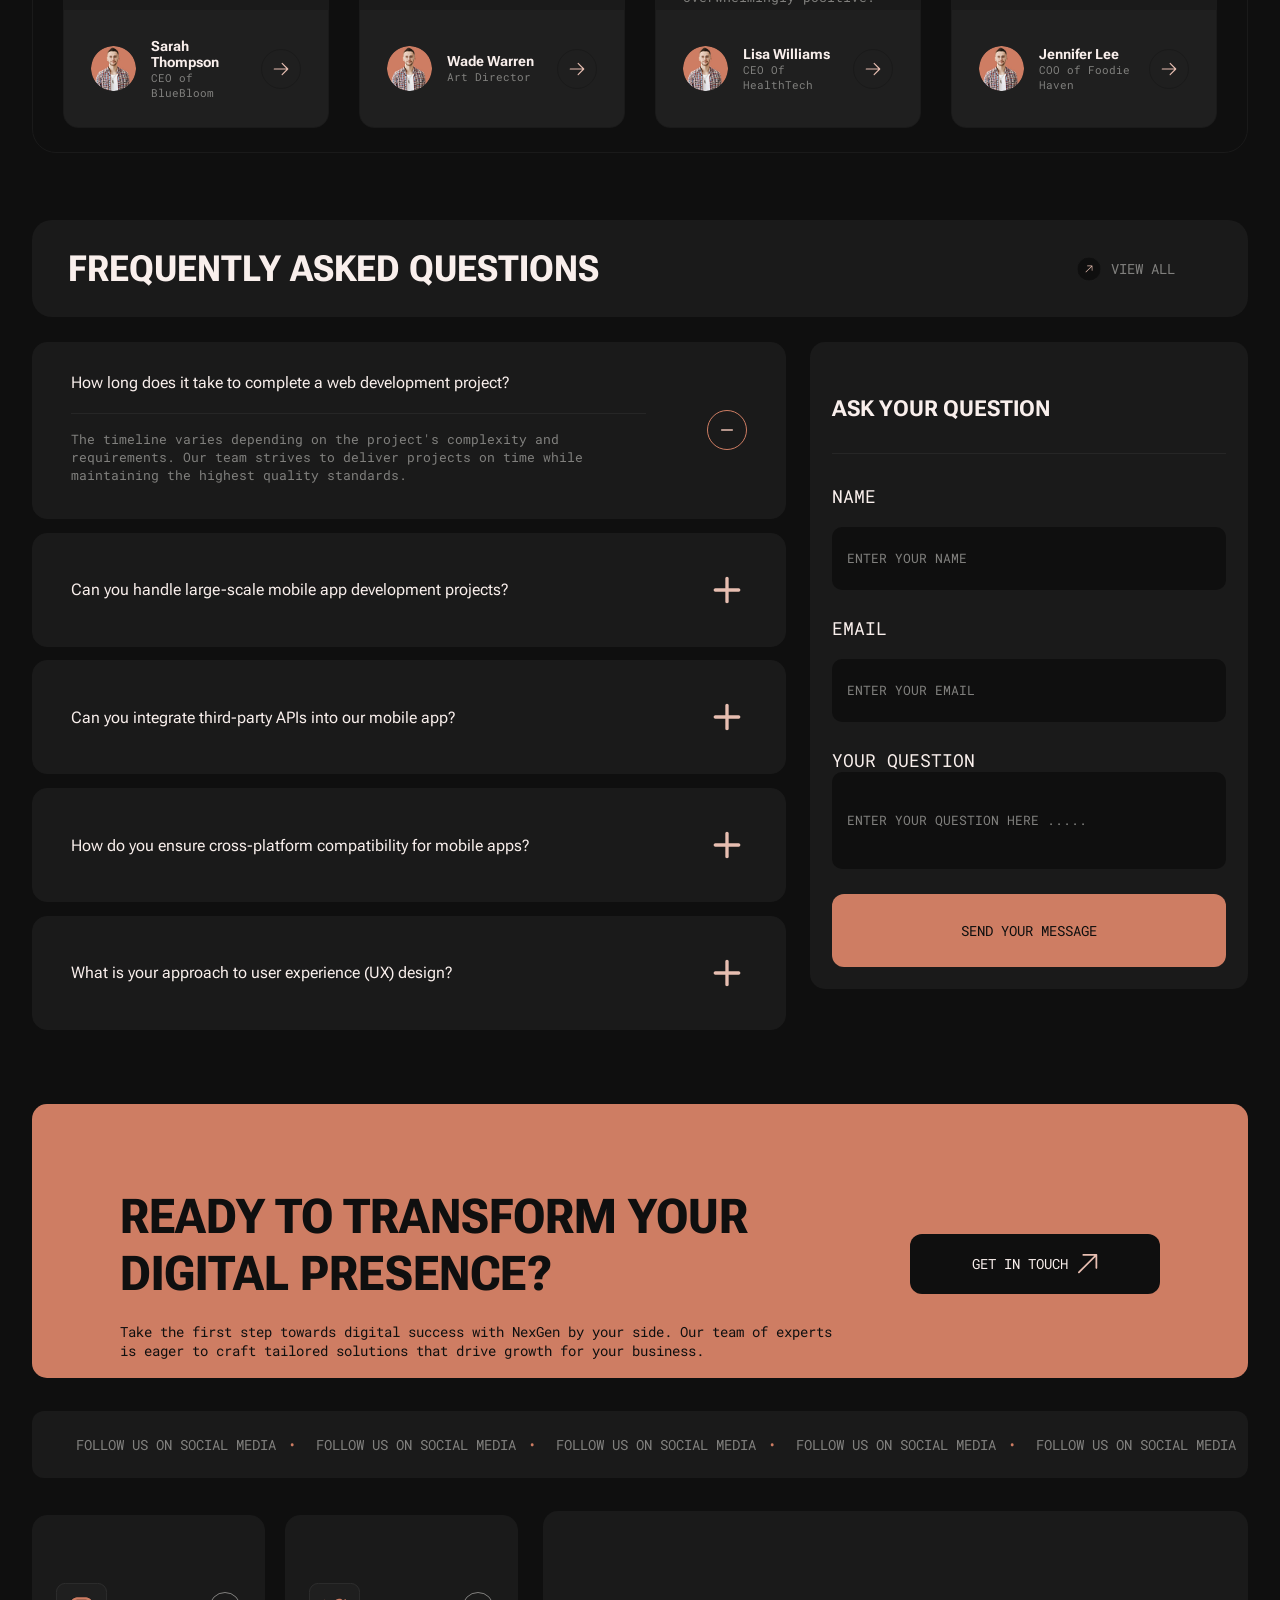
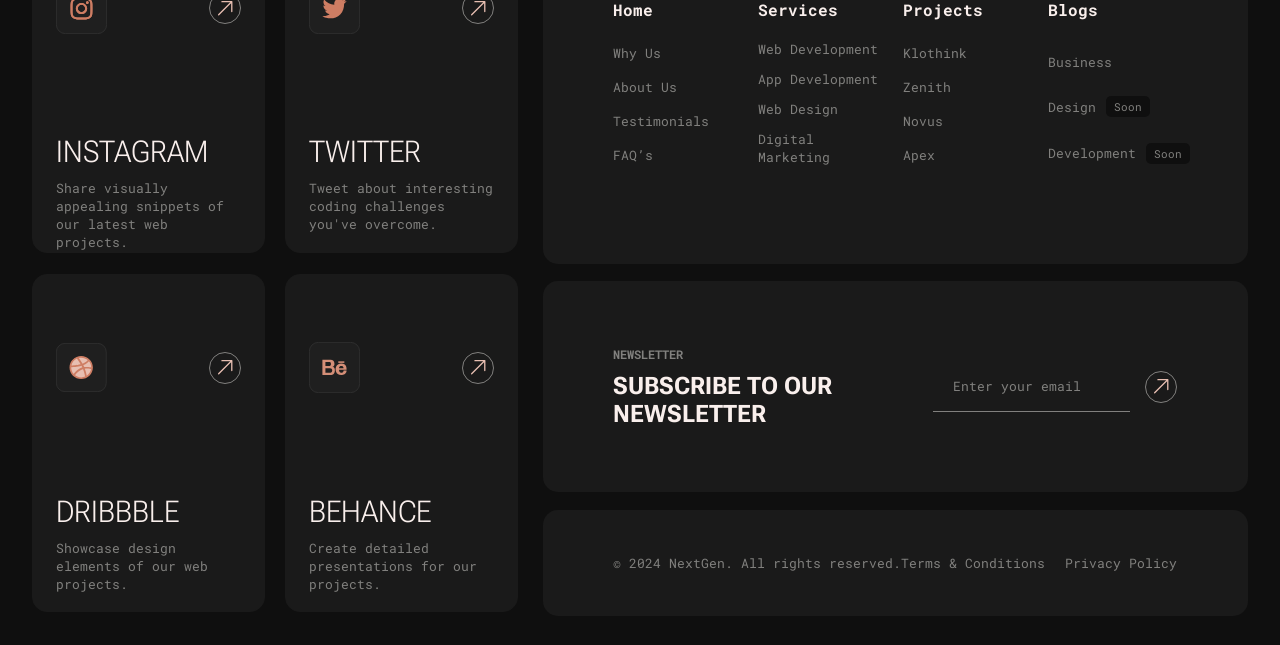
<file: опять/careers/index.html>
<!DOCTYPE html>
<html lang="en">
<head>
    <meta charset="UTF-8">
    <meta name="viewport" content="width=device-width, initial-scale=1.0">
    <link rel="stylesheet" href="style.css">
    <title>Document</title>
    <link rel="preconnect" href="https://fonts.googleapis.com">
    <link rel="preconnect" href="https://fonts.gstatic.com" crossorigin>
    <link href="https://fonts.googleapis.com/css2?family=Roboto+Mono:ital,wght@0,100..700;1,100..700&display=swap" rel="stylesheet">
    <link rel="preconnect" href="https://fonts.googleapis.com">
    <link rel="preconnect" href="https://fonts.gstatic.com" crossorigin>
    <link href="https://fonts.googleapis.com/css2?family=Roboto+Flex:opsz,wght,XOPQ,XTRA,YOPQ,YTDE,YTFI,YTLC,YTUC@8..144,100..1000,96,468,79,-203,738,514,712&family=Roboto+Mono:ital,wght@0,100..700;1,100..700&display=swap" rel="stylesheet">
</head>
<body>
    <header>
        <center>
            <div class="center">
                <img src="../resource/logos_znachki/Logo.svg" alt="" onclick="">
                <nav>
                    <ul>
                        <a href="">Home</a>
                        <a href="">Services</a>
                        <a href="">Projects</a>
                        <a href="">About</a>
                        <a href="">Careers</a>
                        <a href="">Blogs</a>
                    </ul>
                    <button>
                        Contact Us
                    </button>
                </nav>
            </div>
        </center>
    </header>

    <section class="main">
        <div class="huina_huini">
            <div class="cneter">
                <div class="left">
                    <div class="center">
                        <div class="verh">
                            <h1>Unlock Your Potential in the Digital World</h1>
                            <button><img src="../resource/logos_znachki/Button.svg" alt=""><p>Start a Project</p></button>
                        </div>
                    </div>
                </div>
                <div class="right">
                    <div class="center">
                        <h6>At NexGen</h6>
                        <p>We believe in fostering a dynamic and collaborative work environment that empowers our team members to excel in their respective fields. Join us to be part of a passionate and innovative team dedicated to crafting exceptional digital solutions for clients across the globe. We are committed to nurturing talent, encouraging professional growth, and creating a workplace where creativity thrives.</p>
                        <button>
                            <img src="../resource/logos_znachki/down_arrow.svg" alt="">
                            <p>Know More</p>
                        </button>
                        
                    </div>
                </div>
            </div>
        </div>
        
    </section>

    <section class="join">
        <div class="obvodka">
            <div class="cneter">
                <div class="up">
                    <h1>Join Our Team at NexGen</h1>
                </div>
                <div class="down">
                    <article>
                        <div class="center">
                            <div class="verh">
                                <div>
                                    <img src="../resource/logos_znachki/pipi/Icon Container.svg" alt="">
                                    <h4>WEB DESIGNER</h4>
                                </div>
                                <button class="right">
                                    <img src="../resource/logos_znachki/znach-daunload.svg" alt="">
                                    <p>View Details</p>
                                </button>
                            </div>
                            <div class="tags">
                                <div>
                                    <span>Salary</span>
                                    <li>$45,000 - $60,000 per year</li>
                                </div>
                                <div>
                                    <span>Experience</span>
                                    <li>1+ year</li>
                                </div>
                                <div>
                                    <span>Deadline</span>
                                    <li>30/09/2025</li>
                                </div>
                            </div>
                            <div class="text">
                                <h6>SKILLS</h6>
                                <p>Proficiency in Adobe Creative Suite (Photoshop, Illustrator, etc.), strong understanding of UI/UX design principles, responsive design expertise.</p>
                            </div>
                            <button>APPLY NOW</button>
                        </div>
                    </article>

                    <article>
                        <div class="center">
                            <div class="verh">
                                <div>
                                    <img src="../resource/logos_znachki/pipi/Icon Container-1.svg" alt="">
                                    <h4>MOBILE APP DEVELOPER</h4>
                                </div>
                                <button class="right">
                                    <img src="../resource/logos_znachki/znach-daunload.svg" alt="">
                                    <p>View Details</p>
                                </button>
                            </div>
                            <div class="tags">
                                <div>
                                    <span>Salary</span>
                                    <li>$55,000 - $75,000 per year</li>
                                </div>
                                <div>
                                    <span>Experience</span>
                                    <li>2+ years</li>
                                </div>
                                <div>
                                    <span>Deadline</span>
                                    <li>15/10/2025</li>
                                </div>
                            </div>
                            <div class="text">
                                <h6>SKILLS</h6>
                                <p>Proficiency in iOS or Android development (Swift, Kotlin), knowledge of mobile app design patterns, experience with mobile testing and debugging.</p>
                            </div>
                            <button>APPLY NOW</button>
                        </div>
                    </article>

                    <article>
                        <div class="center">
                            <div class="verh">
                                <div>
                                    <img src="../resource/logos_znachki/pipi/Icon Container-2.svg" alt="">
                                    <h4>DIGITAL MARKETING SPECIALIST</h4>
                                </div>
                                <button class="right">
                                    <img src="../resource/logos_znachki/znach-daunload.svg" alt="">
                                    <p>View Details</p>
                                </button>
                            </div>
                            <div class="tags">
                                <div>
                                    <span>Salary</span>
                                    <li>$50,000 - $65,000 per year</li>
                                </div>
                                <div>
                                    <span>Experience</span>
                                    <li>3+ years</li>
                                </div>
                                <div>
                                    <span>Deadline</span>
                                    <li>20/11/2025</li>
                                </div>
                            </div>
                            <div class="text">
                                <h6>SKILLS</h6>
                                <p>Proficiency in SEO, SEM, and social media marketing, experience with analytics tools (Google Analytics, etc.), content marketing expertise.</p>
                            </div>
                            <button>APPLY NOW</button>
                        </div>
                    </article>

                    <article>
                        <div class="center">
                            <div class="verh">
                                <div>
                                    <img src="../resource/logos_znachki/pipi/Icon Container-3.svg" alt="">
                                    <h4>PROJECT MANAGER</h4>
                                </div>
                                <button class="right">
                                    <img src="../resource/logos_znachki/znach-daunload.svg" alt="">
                                    <p>View Details</p>
                                </button>
                            </div>
                            <div class="tags">
                                <div>
                                    <span>Salary</span>
                                    <li>$60,000 - $80,000 per year</li>
                                </div>
                                <div>
                                    <span>Experience</span>
                                    <li>5+ years</li>
                                </div>
                                <div>
                                    <span>Deadline</span>
                                    <li>05/12/2025</li>
                                </div>
                            </div>
                            <div class="text">
                                <h6>SKILLS</h6>
                                <p>Strong organizational and communication skills, ability to manage project timelines and resources, experience in Agile project management methodologies.</p>
                            </div>
                            <button>APPLY NOW</button>
                        </div>
                    </article>
                </div>
            </div>
        </div>
    </section>

    <section class="apply">
        <div class="obvodka">
            <div class="cneter">
                <div class="up">
                    <div class="center">
                        <h1>How to Apply</h1>
                    </div>
                </div>
                <div class="down">
                    <article>
                        <div class="verh">
                            <p>Step 01</p>
                        </div>
                        <div class="title">
                            <div class="center">
                                <h4>Explore Job Listings</h4>
                            </div>
                        </div>
                        <div class="niz">
                            <div class="center">
                                <p>Visit our website's "Careers" page to explore the current job listings. Review the various roles available and select the position that aligns with your skills, experience, and career aspirations.</p>
                                <button>
                                    <img src="../resource/logos_znachki/down_arrow.svg" alt="">
                                    <p>Know More</p>
                                </button>
                            </div>
                        </div>
                    </article>

                    <article>
                        <div class="verh">
                            <p>Step 02</p>
                        </div>
                        <div class="title">
                            <div class="center">
                                <h4>Review Job Description</h4>
                            </div>
                        </div>
                        <div class="niz">
                            <div class="center">
                                <p>Click on the desired job title to view the detailed job description. Take your time to read through the responsibilities, requirements, and qualifications to ensure you have a clear understanding of the role.</p>
                                <button>
                                    <img src="../resource/logos_znachki/down_arrow.svg" alt="">
                                    <p>Know More</p>
                                </button>
                            </div>
                        </div>
                    </article>

                    <article>
                        <div class="verh">
                            <p>Step 03</p>
                        </div>
                        <div class="title">
                            <div class="center">
                                <h4>Prepare Your Application</h4>
                            </div>
                        </div>
                        <div class="niz">
                            <div class="center">
                                <p>Before applying, ensure you have the following ready</p>
                                <button>
                                    <img src="../resource/logos_znachki/down_arrow.svg" alt="">
                                    <p>Know More</p>
                                </button>
                            </div>
                        </div>
                    </article>

                    <article>
                        <div class="verh">
                            <p>Step 04</p>
                        </div>
                        <div class="title">
                            <div class="center">
                                <h4>Complete The Application</h4>
                            </div>
                        </div>
                        <div class="niz">
                            <div class="center">
                                <p>Click the "Apply Now" button on the job listing page to access our online application form. Fill in your personal information, contact details, and the position you are applying for.</p>
                                <button>
                                    <img src="../resource/logos_znachki/down_arrow.svg" alt="">
                                    <p>Know More</p>
                                </button>
                            </div>
                        </div>
                    </article>

                    <article>
                        <div class="verh">
                            <p>Step 05</p>
                        </div>
                        <div class="title">
                            <div class="center">
                                <h4>Upload Your Documents</h4>
                            </div>
                        </div>
                        <div class="niz">
                            <div class="center">
                                <p>Attach your resume, cover letter, and portfolio (if applicable) in their respective fields on the application form.</p>
                                <button>
                                    <img src="../resource/logos_znachki/down_arrow.svg" alt="">
                                    <p>Know More</p>
                                </button>
                            </div>
                        </div>
                    </article>

                    <article>
                        <div class="verh">
                            <p>Step 06</p>
                        </div>
                        <div class="title">
                            <div class="center">
                                <h4>Submit Your Application</h4>
                            </div>
                        </div>
                        <div class="niz">
                            <div class="center">
                                <p>Double-check all the information you provided to ensure accuracy and completeness. Once you are satisfied with your application, click the "Submit" button to send it to our HR team.</p>
                                <button>
                                    <img src="../resource/logos_znachki/down_arrow.svg" alt="">
                                    <p>Know More</p>
                                </button>
                            </div>
                        </div>
                    </article>

                    <article>
                        <div class="verh">
                            <p>Step 07</p>
                        </div>
                        <div class="title">
                            <div class="center">
                                <h4>Application Review</h4>
                            </div>
                        </div>
                        <div class="niz">
                            <div class="center">
                                <p>After the application deadline, our HR team will carefully review all applications. Shortlisted candidates will be contacted for further evaluation, which may include interviews and assessments.</p>
                                <button>
                                    <img src="../resource/logos_znachki/down_arrow.svg" alt="">
                                    <p>Know More</p>
                                </button>
                            </div>
                        </div>
                    </article>

                    <article>
                        <div class="verh">
                            <p>Step 08</p>
                        </div>
                        <div class="title">
                            <div class="center">
                                <h4>Interview Process</h4>
                            </div>
                        </div>
                        <div class="niz">
                            <div class="center">
                                <p>If you are selected for an interview, we will reach out to schedule a suitable date and time. Interviews may be conducted in-person or virtually, depending on the position and your location.</p>
                                <button>
                                    <img src="../resource/logos_znachki/down_arrow.svg" alt="">
                                    <p>Know More</p>
                                </button>
                            </div>
                        </div>
                    </article>
                </div>
            </div>
        </div>
    </section>

    <section class="testimonials">
        <div class="huhuhu">
            <div class="cneter">
                <div class="up">
                    <div class="center">
                        <h1>Testimonials</h1>
                        <button>
                            <img src="../resource/logos_znachki/znach-daunload.svg" alt="">
                            <p>ALL Testimonials</p>
                        </button>
                    </div>
                </div>
                <div class="down">
                    <article>
                        <div class="verh">
                            <div class="center">
                                <h6>NexGen turned our business around!</h6>
                                <p>Their digital marketing strategies helped us reach new customers and increase our revenue by 30% within just a few months. Highly recommended!</p>
                            </div>
                        </div>
                        <div class="niz">
                            <div class="center">
                                <img src="../resource/image/testisasty/Image-1.png" alt="">
                                <div>
                                    <h6>Sarah Thompson</h6>
                                    <p>CEO of BlueBloom</p>
                                </div>
                                <button>
                                    <img src="../resource/logos_znachki/right-arrow.svg" alt="">
                                </button>
                            </div>
                        </div>
                    </article>

                    <article>
                        <div class="verh">
                            <div class="center">
                                <h6>NexGen turned our business around!</h6>
                                <p>Their digital marketing strategies helped us reach new customers and increase our revenue by 30% within just a few months. Highly recommended!</p>
                            </div>
                        </div>
                        <div class="niz">
                            <div class="center">
                                <img src="../resource/image/testisasty/Image-1.png" alt="">
                                <div>
                                    <h6>Wade Warren</h6>
                                    <p>Art Director</p>
                                </div>
                                <button>
                                    <img src="../resource/logos_znachki/right-arrow.svg" alt="">
                                </button>
                            </div>
                        </div>
                    </article>

                    <article>
                        <div class="verh">
                            <div class="center">
                                <h6>Working with NexGen was a pleasure.</h6>
                                <p>Their web design team created a stunning website that perfectly captured our brand's essence. The feedback from our customers has been overwhelmingly positive.</p>
                            </div>
                        </div>
                        <div class="niz">
                            <div class="center">
                                <img src="../resource/image/testisasty/Image-1.png" alt="">
                                <div>
                                    <h6>Lisa Williams</h6>
                                    <p>CEO Of HealthTech</p>
                                </div>
                                <button>
                                    <img src="../resource/logos_znachki/right-arrow.svg" alt="">
                                </button>
                            </div>
                        </div>
                    </article>

                    <article>
                        <div class="verh">
                            <div class="center">
                                <h6>NexGen's web design team brought our vision to life.</h6>
                                <p>Their responsive design ensures our website looks stunning on all devices, contributing to increased user engagement.</p>
                            </div>
                        </div>
                        <div class="niz">
                            <div class="center">
                                <img src="../resource/image/testisasty/Image-1.png" alt="">
                                <div>
                                    <h6>Jennifer Lee</h6>
                                    <p>COO of Foodie Haven</p>
                                </div>
                                <button>
                                    <img src="../resource/logos_znachki/right-arrow.svg" alt="">
                                </button>
                            </div>
                        </div>
                    </article>
                </div>
            </div>
        </div>
    </section>

    <section class="qAa">
        <div class="cneter">
            <div class="up">
                <div class="center">
                    <h1>Frequently Asked Questions</h1>
                    <button>
                        <img src="../resource/logos_znachki/znach-daunload.svg" alt="">
                        <p>View All</p>
                    </button>
                </div>
                <div class="down">
                    <div class="left">
                        <article class="active">
                            <div class="center_art">
                                <div class="txt_content">
                                    <span>How long does it take to complete a web development project?</span>
                                    <p>The timeline varies depending on the project's complexity and requirements. Our team strives to deliver projects on time while maintaining the highest quality standards.</p>
                                </div>
                                <button>
                                    <img src="../resource/logos_znachki/q&a/-.svg" alt="">
                                </button>
                            </div>
                        </article>

                        <article>
                            <div class="center_art">
                                <span>Can you handle large-scale mobile app development projects?</span>
                                <img src="../resource/logos_znachki/q&a/+.svg" alt="">
                        </article>

                        <article>
                            <div class="center_art">
                                <span>Can you integrate third-party APIs into our mobile app?</span>
                                <img src="../resource/logos_znachki/q&a/+.svg" alt="">
                        </article>

                        <article>
                            <div class="center_art">
                                <span>How do you ensure cross-platform compatibility for mobile apps?</span>
                                <img src="../resource/logos_znachki/q&a/+.svg" alt="">
                        </article>

                        <article>
                            <div class="center_art">
                                <span>What is your approach to user experience (UX) design?</span>
                                <img src="../resource/logos_znachki/q&a/+.svg" alt="">
                        </article>
                    </div>
                    <div class="right">
                        <div class="center_w">
                            <div class="verh">
                                <h4>Ask your question</h4>
                            </div>
                            <div class="down">
                                <div>
                                    <p>Name</p>
                                    <input type="text" placeholder="Enter your name">
                                </div>
                                <div>
                                    <p>Email</p>
                                    <input type="text" placeholder="Enter your email">
                                </div>
                                <div>
                                    <p>Your Question</p>
                                    <input type="text" placeholder="Enter Your Question Here .....">
                                </div>
                                <button>Send Your Message</button>
                            </div>
                        </div>
                    </div>
                </div>
            </div>
                
        </div>
    </section>

    <footer>
        
        <div class="main_center">
            <div class="digital">
                <div class="cneter">
                    <div class="puding">
                        <h1>Ready to Transform Your Digital Presence?</h1>
                        <p>Take the first step towards digital success with NexGen by your side. Our team of experts is eager to craft tailored solutions that drive growth for your business.</p>
                    </div>
                    <div class="duding">
                        <button>
                            <p>Get in Touch</p>
                            <img src="../resource/logos_znachki/piu.svg" alt="">
                        </button>
                    </div>
                </div>
            </div>
            <div class="lenta">
                <li>Follow Us on Social Media</li>
                <li>Follow Us on Social Media</li>
                <li>Follow Us on Social Media</li>
                <li>Follow Us on Social Media</li>
                <li>Follow Us on Social Media</li>
                <li>Follow Us on Social Media</li>
            </div>
            <div class="sam_footer">
                <div class="left">
                    <article>
                        <div class="center_art">
                            <div class="verh">
                                <img src="../resource/logos_znachki/footer_socity/Icon Container.svg" alt="">
                                <button><img src="../resource/logos_znachki/piu.svg" alt=""></button>
                            </div>
                            <div class="niz">
                                <h6>INstagram</h6>
                                <p>Share visually appealing snippets of our latest web projects.</p>
                            </div>
                        </div>
                    </article>
                    <article>
                        <div class="center_art">
                            <div class="verh">
                                <img src="../resource/logos_znachki/footer_socity/Icon Container-1.svg" alt="">
                                <button><img src="../resource/logos_znachki/piu.svg" alt=""></button>
                            </div>
                            <div class="niz">
                                <h6>Twitter</h6>
                                <p>Tweet about interesting coding challenges you've overcome.</p>
                            </div>
                        </div>
                    </article>
                    <article>
                        <div class="center_art">
                            <div class="verh">
                                <img src="../resource/logos_znachki/footer_socity/Icon Container-2.svg" alt="">
                                <button><img src="../resource/logos_znachki/piu.svg" alt=""></button>
                            </div>
                            <div class="niz">
                                <h6>Dribbble</h6>
                                <p>Showcase design elements of our web projects.</p>
                            </div>
                        </div>
                    </article>
                    <article>
                        <div class="center_art">
                            <div class="verh">
                                <img src="../resource/logos_znachki/footer_socity/Icon Container-3.svg" alt="">
                                <button><img src="../resource/logos_znachki/piu.svg" alt=""></button>
                            </div>
                            <div class="niz">
                                <h6>Behance</h6>
                                <p>Create detailed presentations for our projects.</p>
                            </div>
                        </div>
                    </article>
                </div>
                <div class="right">
                    <div class="verh">
                        <div class="center_vse">
                            <ul>
                                <h3>Home</h3>
                                <a href="">Why Us</a>
                                <a href="">About Us</a>
                                <a href="">Testimonials</a>
                                <a href="">FAQ’s</a>
                            </ul>
                            <ul>
                                <h3>Services</h3>
                                <a href="">Web Development</a>
                                <a href="">App Development</a>
                                <a href="">Web Design</a>
                                <a href="">Digital Marketing</a>
                            </ul>
                            <ul>
                                <h3>Projects</h3>
                                <a href="">Klothink</a>
                                <a href="">Zenith</a>
                                <a href="">Novus</a>
                                <a href="">Apex</a>
                            </ul>
                            <ul>
                                <h3>Blogs</h3>
                                <a href="">Business</a>
                                <div>
                                    <a href="">Design</a><p>Soon</p>
                                </div>
                                <div>
                                    <a href="">Development</a><p>Soon</p>
                                </div> 
                            </ul>
                        </div>
                    </div>
                    <div class="sered">
                        <div class="center_sered">
                            <div class="pravo">
                                <h6>Newsletter</h6>
                                <h3>Subscribe To our Newsletter</h3>
                            </div>
                            <div class="levo">
                                <input type="text" placeholder="Enter your email">
                                <button><img src="../resource/logos_znachki/piu.svg" alt="">
                                </button>
                            </div>
                        </div>
                    </div>
                    <div class="niz">
                        <div class="center_n">
                            <p>© 2024 NextGen. All rights reserved.</p>
                            <div><p>Terms & Conditions</p><a href="">Privacy Policy</a></div>
                        </div>
                    </div>
                </div>
            </div>
        </div>
    </footer>
</body>
</html>
</file>
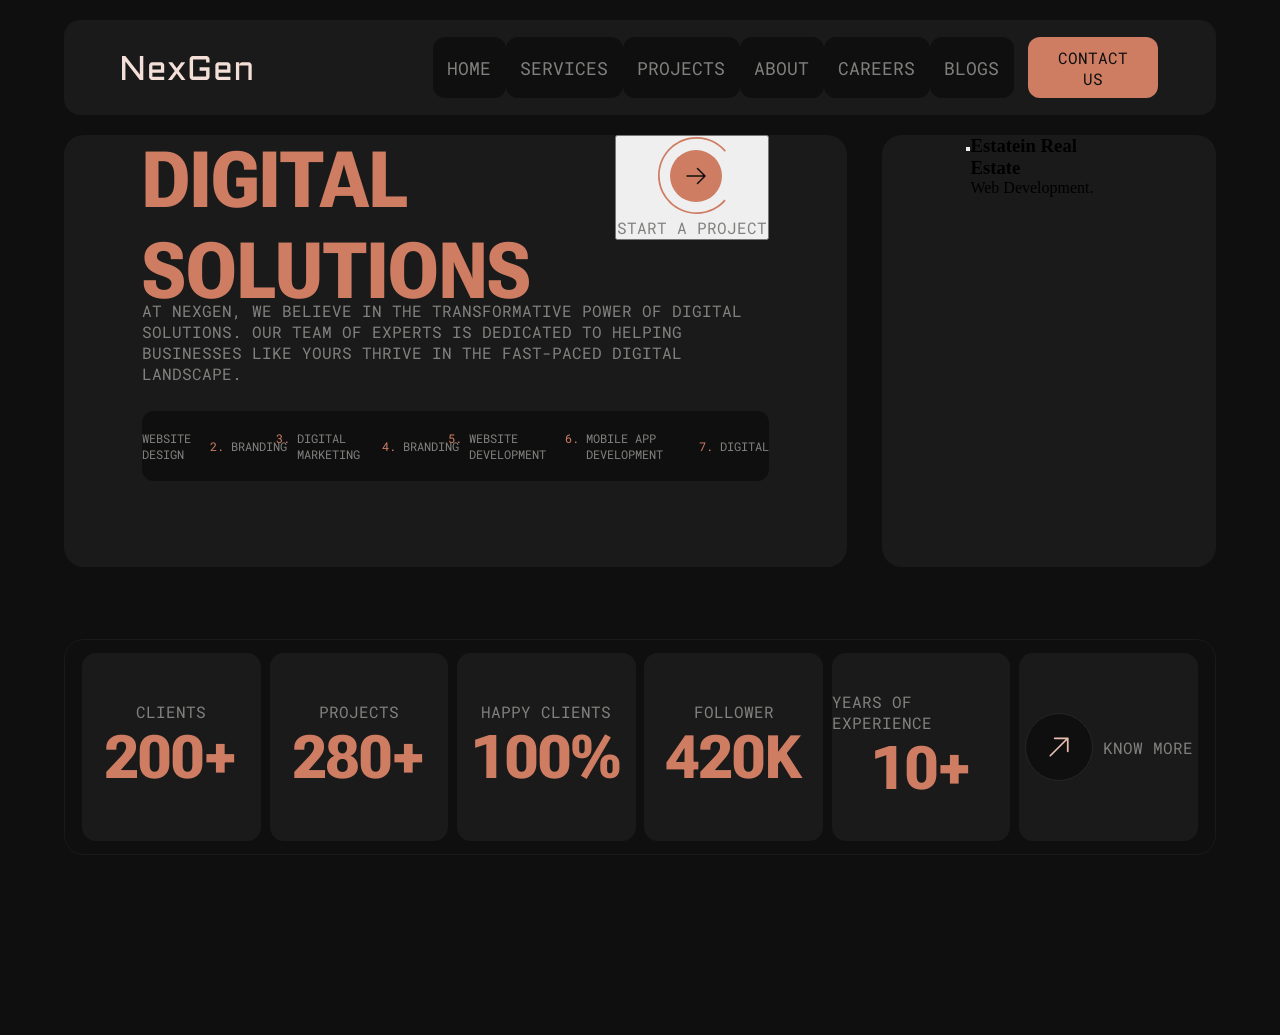
<file: опять/main/index.html>
<!DOCTYPE html>
<html lang="en">
<head>
    <meta charset="UTF-8">
    <meta name="viewport" content="width=device-width, initial-scale=1.0">
    <link rel="stylesheet" href="style.css">
    <title>Document</title>
    <link rel="preconnect" href="https://fonts.googleapis.com">
    <link rel="preconnect" href="https://fonts.gstatic.com" crossorigin>
    <link href="https://fonts.googleapis.com/css2?family=Roboto+Mono:ital,wght@0,100..700;1,100..700&display=swap" rel="stylesheet">
    <link rel="preconnect" href="https://fonts.googleapis.com">
    <link rel="preconnect" href="https://fonts.gstatic.com" crossorigin>
    <link href="https://fonts.googleapis.com/css2?family=Roboto+Flex:opsz,wght,XOPQ,XTRA,YOPQ,YTDE,YTFI,YTLC,YTUC@8..144,100..1000,96,468,79,-203,738,514,712&family=Roboto+Mono:ital,wght@0,100..700;1,100..700&display=swap" rel="stylesheet">
</head>
<body>
    <header>
        <center>
            <div class="center">
                <img src="../resource/logos_znachki/Logo.svg" alt="" onclick="">
                <nav>
                    <ul>
                        <a href="">Home</a>
                        <a href="">Services</a>
                        <a href="">Projects</a>
                        <a href="">About</a>
                        <a href="">Careers</a>
                        <a href="">Blogs</a>
                    </ul>
                    <button>
                        Contact Us
                    </button>
                </nav>
            </div>
        </center>
    </header>
    <section class="main">
        <div class="cneter">
            <div class="up">
                <div class="left">
                    <div class="center">
                        <div class="verh">
                            <h1>Digital Solutions</h1>
                            <button><img src="../resource/logos_znachki/Button.svg" alt=""><p>Start a Project</p></button>
                        </div>
                        <p>At NexGen, we believe in the transformative power of digital solutions. Our team of experts is dedicated to helping businesses like yours thrive in the fast-paced digital landscape.</p>
                        <div class="hiz">
                            <ul>
                                <li>Website Design</li>
                                <li>Branding</li>
                                <li>Digital Marketing</li>
                                <li>Branding</li>
                                <li>Website Development</li>
                                <li>Mobile App Development</li>
                                <li>Digital</li>
                            </ul>
                        </div>
                    </div>
                </div>
                <div class="right">
                    <div class="verh">
                        <button></button>
                    </div>
                    <div class="niz">
                        <div class="center">
                            <h3>Estatein Real Estate</h3>
                            <p>Web Development. </p>
                        </div>
                    </div>
                </div>
            </div>
            <div class="down">
                <div class="center">
                    <div>
                        <p>Clients</p>
                        <h2>200+</h2>
                    </div>
                    <div>
                        <p>PROJECTS</p>
                        <h2>280+</h2>
                    </div>
                    <div>
                        <p>HAPPY CLIENTS</p>
                        <h2>100%</h2>
                    </div>
                    <div>
                        <p>FOLLOWER</p>
                        <h2>420K</h2>
                    </div>
                    <div>
                        <p>Years Of Experience</p>
                        <h2>10+</h2>
                    </div>
                    <button>
                        <img src="../resource/logos_znachki/znach-daunload.svg" alt="">
                        <p>Know More</p>
                    </button>
                </div>
            </div>
        </div>
    </section>
</body>
</html>
</file>
<file: style.css>
* {
  margin: 0;
  padding: 0;
  box-sizing: border-box;
}

:root {
  --black_bg: #0F0F0F;
  --center_bg: #1A1A1A;
  --gray_text: #81807E;
  --orange_text: #E7BEB1;
  --orange: #CE7D63;
}

.roboto-mono {
  font-family: "Roboto Mono", monospace;
  font-optical-sizing: auto;
  font-style: normal;
}

.roboto-flex {
  font-family: "Roboto Flex", sans-serif;
  font-optical-sizing: auto;
  font-style: normal;
  font-variation-settings: "slnt" 0, "wdth" 100, "GRAD" 0, "XOPQ" 96, "XTRA" 468, "YOPQ" 79, "YTAS" 750, "YTDE" -203, "YTFI" 738, "YTLC" 514, "YTUC" 712;
}

body {
  background: var(--black_bg);
}

header {
  width: 100%;
  height: 15vh;
  display: flex;
  justify-content: center;
  align-items: center;
}
header center {
  width: 90%;
  height: 70%;
  display: flex;
  justify-content: center;
  align-items: center;
  border-radius: 16px;
  background: var(--center_bg);
}
header center .center {
  width: 90%;
  height: 80%;
  display: flex;
  flex-direction: row;
  justify-content: space-between;
  align-items: center;
}
header center .center nav {
  width: 70%;
  height: 80%;
  display: flex;
  flex-direction: row;
  justify-content: space-between;
  align-items: center;
}
header center .center nav ul {
  width: 80%;
  height: 100%;
  display: flex;
  flex-direction: row;
  justify-content: space-between;
  align-items: center;
}
header center .center nav ul a {
  display: flex;
  justify-content: center;
  align-items: center;
  height: 100%;
  width: -moz-min-content;
  width: min-content;
  padding: 2.5%;
  font-family: "Roboto Mono";
  font-size: 18px;
  color: var(--gray_text);
  background: var(--black_bg);
  border-radius: 12px;
  text-decoration: none;
  text-transform: uppercase;
  transition: 0.5s all ease;
}
header center .center nav ul a:hover {
  color: var(--orange_text);
}
header center .center nav button {
  border-style: none;
  cursor: pointer;
  display: flex;
  justify-content: center;
  align-items: center;
  height: 100%;
  width: 18%;
  padding: 2.5%;
  font-family: "Roboto Mono";
  font-size: 16px;
  color: var(--black_bg);
  background: var(--orange);
  border-radius: 12px;
  transition: 0.5s all ease;
  text-transform: uppercase;
}
header center .center nav button:hover {
  background-color: #E7BEB1;
}

.main {
  width: 100%;
  height: 100vh;
  display: flex;
  justify-content: center;
  align-items: flex-start;
}
.main .cneter {
  width: 90%;
  height: 80%;
  display: flex;
  flex-direction: column;
  justify-content: space-between;
  align-items: center;
}/*# sourceMappingURL=style.css.map */
</file>
<file: about/style.css>
@charset "UTF-8";
* {
  margin: 0;
  padding: 0;
  box-sizing: border-box;
}

:root {
  --black_bg: #0F0F0F;
  --center_bg: #1A1A1A;
  --gray_text: #81807E;
  --orange_text: #E7BEB1;
  --orange: #CE7D63;
  --white-orange: #F9EFEC;
}

.roboto-mono {
  font-family: "Roboto Mono", monospace;
  font-optical-sizing: auto;
  font-style: normal;
}

.roboto-flex {
  font-family: "Roboto Flex", sans-serif;
  font-optical-sizing: auto;
  font-style: normal;
  font-variation-settings: "slnt" 0, "wdth" 100, "GRAD" 0, "XOPQ" 96, "XTRA" 468, "YOPQ" 79, "YTAS" 750, "YTDE" -203, "YTFI" 738, "YTLC" 514, "YTUC" 712;
}

body {
  background: var(--black_bg);
}

header {
  width: 100%;
  height: 15vh;
  display: flex;
  justify-content: center;
  align-items: center;
}
header .center_smenter {
  width: 95%;
  height: 70%;
  display: flex;
  justify-content: center;
  align-items: center;
  border-radius: 16px;
  background: var(--center_bg);
}
header .center_smenter .center {
  width: 90%;
  height: 80%;
  display: flex;
  flex-direction: row;
  justify-content: space-between;
  align-items: center;
}
header .center_smenter .center nav {
  width: 70%;
  height: 80%;
  display: flex;
  flex-direction: row;
  justify-content: space-between;
  align-items: center;
}
header .center_smenter .center nav ul {
  width: 80%;
  height: 100%;
  display: flex;
  flex-direction: row;
  justify-content: space-between;
  align-items: center;
}
header .center_smenter .center nav ul a {
  display: flex;
  justify-content: center;
  align-items: center;
  height: 100%;
  width: -moz-min-content;
  width: min-content;
  padding: 2.5%;
  font-family: "Roboto Mono";
  font-size: 18px;
  color: var(--gray_text);
  background: var(--black_bg);
  border-radius: 12px;
  text-decoration: none;
  text-transform: uppercase;
  transition: 0.5s all ease;
}
header .center_smenter .center nav ul a:hover {
  color: var(--orange_text);
}
header .center_smenter .center nav button {
  border-style: none;
  cursor: pointer;
  display: flex;
  justify-content: center;
  align-items: center;
  height: 100%;
  width: 18%;
  padding: 2.5%;
  font-family: "Roboto Mono";
  font-size: 16px;
  color: var(--black_bg);
  background: var(--orange);
  border-radius: 12px;
  transition: 0.5s all ease;
  text-transform: uppercase;
}
header .center_smenter .center nav button:hover {
  background-color: #E7BEB1;
}

.main {
  width: 100%;
  height: 60vh;
  display: flex;
  justify-content: center;
  align-items: center;
  background-color: var(--black_bg);
}
.main .huina_huini {
  width: 100%;
  height: 90%;
  display: flex;
  justify-content: center;
  align-items: center;
}
.main .huina_huini .cneter {
  width: 95%;
  height: 90%;
  display: flex;
  flex-direction: row;
  justify-content: space-between;
  align-items: center;
  gap: 2%;
}
.main .huina_huini .cneter .left {
  width: 60%;
  height: 100%;
  display: flex;
  justify-content: center;
  align-items: center;
  background-color: var(--center_bg);
  border-radius: 20px;
}
.main .huina_huini .cneter .left .center {
  width: 90%;
  height: 90%;
  display: flex;
  justify-content: center;
  align-items: center;
}
.main .huina_huini .cneter .left .center .verh {
  width: 100%;
  height: 40%;
  display: flex;
  flex-direction: row;
  justify-content: flex-start;
  align-items: center;
}
.main .huina_huini .cneter .left .center .verh h1 {
  width: 80%;
  font-family: "Roboto Flex";
  font-size: 72px;
  color: var(--white-orange);
  text-align: left;
  text-transform: uppercase;
  line-height: 1.1;
  margin-bottom: 20px;
}
.main .huina_huini .cneter .left .center .verh button {
  width: 40%;
  height: 60%;
  display: flex;
  flex-direction: row;
  justify-content: center;
  align-items: center;
  gap: 10px;
  background-color: transparent;
  border-style: none;
  cursor: pointer;
  position: relative;
  bottom: 30%;
}
.main .huina_huini .cneter .left .center .verh button img {
  width: 77px;
  height: 77px;
}
.main .huina_huini .cneter .left .center .verh button p {
  font-family: "Roboto Mono";
  font-size: 24px;
  color: var(--orange);
  text-transform: uppercase;
  text-align: left;
}
.main .huina_huini .cneter .right {
  width: 38%;
  height: 100%;
  display: flex;
  justify-content: center;
  align-items: center;
  background-color: var(--center_bg);
  border-radius: 20px;
}
.main .huina_huini .cneter .right .center {
  width: 90%;
  height: 90%;
  display: flex;
  flex-direction: column;
  justify-content: space-between;
  align-items: center;
}
.main .huina_huini .cneter .right .center .blocks {
  width: 100%;
  height: 80%;
  display: flex;
  flex-direction: row;
  flex-wrap: wrap;
  justify-content: space-between;
  align-items: center;
  gap: 3%;
}
.main .huina_huini .cneter .right .center .blocks article {
  width: 48%;
  height: 48%;
  display: flex;
  justify-content: center;
  align-items: center;
  background: #1F1F1F;
  border-radius: 15px;
}
.main .huina_huini .cneter .right .center .blocks article .center_art {
  width: 80%;
  height: 80%;
  display: flex;
  flex-direction: column;
  justify-content: center;
  align-items: center;
  gap: 10px;
}
.main .huina_huini .cneter .right .center .blocks article .center_art p {
  font-family: "Roboto Mono";
  font-size: 12px;
  color: var(--gray_text);
  text-align: center;
  text-transform: uppercase;
}
.main .huina_huini .cneter .right .center .blocks article .center_art h3 {
  font-family: "Roboto Flex";
  font-size: 42px;
  color: var(--orange);
  text-align: center;
}
.main .huina_huini .cneter .right .center button {
  width: 100%;
  height: 15%;
  display: flex;
  flex-direction: row;
  justify-content: center;
  align-items: center;
  gap: 15px;
  background-color: transparent;
  border-style: none;
  border-radius: 15px;
  cursor: pointer;
}
.main .huina_huini .cneter .right .center button img {
  width: 24px;
  height: 24px;
  -o-object-fit: contain;
     object-fit: contain;
}
.main .huina_huini .cneter .right .center button p {
  font-family: "Roboto Mono";
  font-size: 14px;
  color: var(--gray_text);
  text-transform: uppercase;
  text-align: left;
}

.meet {
  width: 100%;
  height: 80vh;
  display: flex;
  justify-content: center;
  align-items: center;
  background-color: var(--black_bg);
}
.meet .obvodka {
  width: 95%;
  height: 92%;
  display: flex;
  justify-content: center;
  align-items: center;
  border: 1px solid var(--center_bg);
  border-radius: 24px;
}
.meet .obvodka .cneter {
  width: 95%;
  height: 90%;
  display: flex;
  flex-direction: column;
  justify-content: space-between;
  align-items: center;
}
.meet .obvodka .cneter .up {
  width: 100%;
  height: 20%;
  display: flex;
  justify-content: center;
  align-items: center;
}
.meet .obvodka .cneter .up .center {
  width: 100%;
  height: 100%;
  display: flex;
  flex-direction: row;
  justify-content: space-between;
  align-items: center;
  background: var(--center_bg);
  border-radius: 16px;
  padding: 3%;
}
.meet .obvodka .cneter .up .center h1 {
  font-family: "Roboto Flex";
  font-size: 36px;
  color: var(--white-orange);
  text-align: left;
  text-transform: uppercase;
}
.meet .obvodka .cneter .up .center button {
  width: 15%;
  height: 70%;
  display: flex;
  flex-direction: row;
  justify-content: center;
  align-items: center;
  gap: 10px;
  background-color: transparent;
  border: 1px solid var(--center_bg);
  border-radius: 100px;
  cursor: pointer;
  transition: 0.5s all ease;
}
.meet .obvodka .cneter .up .center button img {
  width: 42px;
  height: 42px;
  -o-object-fit: contain;
     object-fit: contain;
}
.meet .obvodka .cneter .up .center button p {
  font-family: "Roboto Mono";
  font-size: 14px;
  color: var(--gray_text);
  text-transform: uppercase;
  text-align: left;
}
.meet .obvodka .cneter .up .center button:hover {
  transform: scale(1.05);
}
.meet .obvodka .cneter .down {
  width: 100%;
  height: 75%;
  display: flex;
  flex-direction: row;
  justify-content: space-between;
  align-items: center;
  gap: 2%;
}
.meet .obvodka .cneter .down article {
  width: 23%;
  height: 100%;
  display: flex;
  justify-content: center;
  align-items: center;
  background: var(--center_bg);
  border: 1px solid var(--center_bg);
  border-radius: 16px;
}
.meet .obvodka .cneter .down article .center {
  width: 85%;
  height: 90%;
  display: flex;
  flex-direction: column;
  justify-content: space-between;
  align-items: center;
}
.meet .obvodka .cneter .down article .center .verh {
  width: 100%;
  height: 20%;
  display: flex;
  flex-direction: column;
  justify-content: center;
  align-items: center;
  gap: 5px;
}
.meet .obvodka .cneter .down article .center .verh h6 {
  font-family: "Roboto Flex";
  font-size: 18px;
  color: var(--white-orange);
  text-align: center;
  text-transform: uppercase;
  font-weight: 500;
}
.meet .obvodka .cneter .down article .center .verh p {
  font-family: "Roboto Mono";
  font-size: 12px;
  color: var(--gray_text);
  text-align: center;
}
.meet .obvodka .cneter .down article .center img {
  width: 100%;
  height: 55%;
  -o-object-fit: cover;
     object-fit: cover;
  border-radius: 16px;
}
.meet .obvodka .cneter .down article .center .niz {
  width: 100%;
  height: 20%;
  display: flex;
  flex-direction: row;
  justify-content: center;
  align-items: center;
  gap: 15px;
}
.meet .obvodka .cneter .down article .center .niz button {
  width: 40px;
  height: 40px;
  display: flex;
  justify-content: center;
  align-items: center;
  border-style: none;
  border-radius: 100px;
  cursor: pointer;
  transition: 0.5s all ease;
}
.meet .obvodka .cneter .down article .center .niz button .img {
  width: 40px;
  height: 40px;
}
.meet .obvodka .cneter .down article .center .niz button:hover {
  transform: scale(1.05);
}

.archivment {
  width: 100%;
  height: 60vh;
  display: flex;
  justify-content: center;
  align-items: center;
  background-color: var(--black_bg);
}
.archivment .cnter {
  width: 95%;
  height: 90%;
  display: flex;
  flex-direction: column;
  justify-content: space-between;
  align-items: center;
}
.archivment .cnter .up {
  width: 100%;
  height: 20%;
  display: flex;
  justify-content: center;
  align-items: center;
}
.archivment .cnter .up .center {
  width: 100%;
  height: 100%;
  display: flex;
  justify-content: flex-start;
  align-items: center;
  background: var(--center_bg);
  border-radius: 16px;
  padding: 3%;
}
.archivment .cnter .up .center h1 {
  font-family: "Roboto Flex";
  font-size: 36px;
  color: var(--white-orange);
  text-align: left;
  text-transform: uppercase;
  font-weight: 500;
}
.archivment .cnter .down {
  width: 100%;
  height: 75%;
  display: flex;
  flex-direction: row;
  justify-content: space-between;
  align-items: center;
  gap: 2%;
}
.archivment .cnter .down article {
  width: 23%;
  height: 100%;
  display: flex;
  flex-direction: column;
  justify-content: space-between;
  align-items: center;
  background: var(--center_bg);
  border-radius: 15px;
  overflow: hidden;
}
.archivment .cnter .down article .verh {
  width: 100%;
  height: 25%;
  display: flex;
  justify-content: center;
  align-items: flex-start;
}
.archivment .cnter .down article .verh .center {
  width: 90%;
  height: 100%;
  display: flex;
  justify-content: flex-start;
  align-items: center;
}
.archivment .cnter .down article .verh .center h6 {
  font-family: "Roboto Mono";
  font-size: 14px;
  color: var(--gray_text);
  text-align: left;
}
.archivment .cnter .down article .centrist {
  width: 100%;
  height: 35%;
  display: flex;
  justify-content: center;
  align-items: center;
  background: #1F1F1F;
  border-top: 1px solid #262626;
  border-bottom: 1px solid #262626;
}
.archivment .cnter .down article .centrist .center {
  width: 90%;
  height: 100%;
  display: flex;
  justify-content: flex-start;
  align-items: center;
}
.archivment .cnter .down article .centrist .center h6 {
  font-family: "Roboto Flex";
  font-size: 18px;
  color: var(--white-orange);
  text-align: left;
  text-transform: uppercase;
  font-weight: 500;
}
.archivment .cnter .down article .niz {
  width: 100%;
  height: 40%;
  display: flex;
  justify-content: center;
  align-items: center;
}
.archivment .cnter .down article .niz .center {
  width: 90%;
  height: 100%;
  display: flex;
  justify-content: flex-start;
  align-items: center;
}
.archivment .cnter .down article .niz .center p {
  font-family: "Roboto Mono";
  font-size: 13px;
  color: var(--gray_text);
  text-align: left;
  line-height: 1.5;
}

.awards {
  width: 100%;
  height: 60vh;
  display: flex;
  justify-content: center;
  align-items: center;
  background-color: var(--black_bg);
}
.awards .obvodka {
  width: 95%;
  height: 92%;
  display: flex;
  justify-content: center;
  align-items: center;
  border: 1px solid var(--center_bg);
  border-radius: 24px;
}
.awards .obvodka .cneter {
  width: 95%;
  height: 90%;
  display: flex;
  flex-direction: column;
  justify-content: space-between;
  align-items: center;
}
.awards .obvodka .cneter .up {
  width: 100%;
  height: 20%;
  display: flex;
  justify-content: center;
  align-items: center;
}
.awards .obvodka .cneter .up .center {
  width: 100%;
  height: 100%;
  display: flex;
  justify-content: flex-start;
  align-items: center;
  background: var(--center_bg);
  border-radius: 16px;
  padding: 3%;
}
.awards .obvodka .cneter .up .center h1 {
  font-family: "Roboto Flex";
  font-size: 36px;
  color: var(--white-orange);
  text-align: left;
  text-transform: uppercase;
  font-weight: 500;
}
.awards .obvodka .cneter .down {
  width: 100%;
  height: 75%;
  display: flex;
  flex-direction: row;
  justify-content: space-between;
  align-items: center;
  gap: 2%;
}
.awards .obvodka .cneter .down article {
  width: 23%;
  height: 100%;
  display: flex;
  justify-content: center;
  align-items: center;
  background: var(--center_bg);
  border: 1px solid var(--center_bg);
  border-radius: 16px;
}
.awards .obvodka .cneter .down article .center {
  width: 85%;
  height: 90%;
  display: flex;
  flex-direction: column;
  justify-content: space-between;
  align-items: flex-start;
}
.awards .obvodka .cneter .down article .center .verh {
  width: 100%;
  height: 15%;
  display: flex;
  flex-direction: row;
  justify-content: space-between;
  align-items: center;
}
.awards .obvodka .cneter .down article .center .verh .super {
  width: -moz-max-content;
  width: max-content;
  height: 100%;
  display: flex;
  flex-direction: row;
  justify-content: flex-start;
  align-items: center;
  gap: 10px;
  background: #262626;
  border-radius: 100px;
  padding: 0 15px;
}
.awards .obvodka .cneter .down article .center .verh .super span {
  font-family: "Roboto Mono";
  font-size: 12px;
  color: var(--gray_text);
  text-transform: uppercase;
}
.awards .obvodka .cneter .down article .center .verh .super li {
  font-family: "Roboto Mono";
  font-size: 12px;
  color: var(--white-orange);
  text-transform: uppercase;
  gap: 10px;
}
.awards .obvodka .cneter .down article .center .verh .super li::marker {
  content: "•";
  color: var(--orange);
}
.awards .obvodka .cneter .down article .center .verh img {
  width: 40px;
  height: 40px;
}
.awards .obvodka .cneter .down article .center .niz {
  width: 100%;
  height: 70%;
  display: flex;
  flex-direction: column;
  justify-content: flex-start;
  align-items: flex-start;
  gap: 15px;
}
.awards .obvodka .cneter .down article .center .niz h3 {
  font-family: "Roboto Flex";
  font-size: 30px;
  color: var(--white-orange);
  text-align: left;
  text-transform: uppercase;
  font-weight: 500;
  line-height: 1.3;
}
.awards .obvodka .cneter .down article .center .niz p {
  font-family: "Roboto Mono";
  font-size: 13px;
  color: var(--gray_text);
  text-align: left;
  line-height: 1.5;
}

.testimonials {
  width: 100%;
  height: 60vh;
  display: flex;
  justify-content: center;
  align-items: center;
  background-color: var(--black_bg);
}
.testimonials .huhuhu {
  width: 95%;
  height: 92%;
  display: flex;
  justify-content: center;
  align-items: center;
  border: 1px solid var(--center_bg);
  border-radius: 24px;
}
.testimonials .huhuhu .cneter {
  width: 95%;
  height: 90%;
  display: flex;
  flex-direction: column;
  justify-content: space-between;
  align-items: center;
}
.testimonials .huhuhu .cneter .up {
  width: 100%;
  height: 20%;
  display: flex;
  justify-content: center;
  align-items: center;
}
.testimonials .huhuhu .cneter .up .center {
  width: 100%;
  height: 100%;
  display: flex;
  flex-direction: row;
  justify-content: space-between;
  align-items: center;
  background: var(--center_bg);
  border-radius: 20px;
  padding: 3%;
}
.testimonials .huhuhu .cneter .up .center h1 {
  font-family: "Roboto Flex";
  font-size: 36px;
  color: var(--white-orange);
  text-align: left;
  text-transform: uppercase;
}
.testimonials .huhuhu .cneter .up .center button {
  width: 18%;
  height: 70%;
  display: flex;
  flex-direction: row;
  justify-content: center;
  align-items: center;
  gap: 10px;
  background-color: transparent;
  border: 1px solid var(--center_bg);
  border-radius: 100px;
  cursor: pointer;
  transition: 0.5s all ease;
}
.testimonials .huhuhu .cneter .up .center button img {
  width: 42px;
  height: 42px;
  -o-object-fit: contain;
     object-fit: contain;
}
.testimonials .huhuhu .cneter .up .center button p {
  font-family: "Roboto Mono";
  font-size: 14px;
  color: var(--gray_text);
  text-transform: uppercase;
  text-align: left;
}
.testimonials .huhuhu .cneter .up .center button:hover {
  transform: scale(1.05);
}
.testimonials .huhuhu .cneter .down {
  width: 100%;
  height: 75%;
  display: flex;
  flex-direction: row;
  justify-content: space-between;
  align-items: center;
  gap: 2%;
}
.testimonials .huhuhu .cneter .down article {
  width: 23%;
  height: 100%;
  display: flex;
  flex-direction: column;
  justify-content: space-between;
  align-items: center;
  background: var(--center_bg);
  border: 1px solid var(--center_bg);
  border-radius: 15px;
  overflow: hidden;
}
.testimonials .huhuhu .cneter .down article .verh {
  width: 100%;
  height: 65%;
  display: flex;
  justify-content: center;
  align-items: center;
}
.testimonials .huhuhu .cneter .down article .verh .center {
  width: 80%;
  height: 60%;
  display: flex;
  flex-direction: column;
  justify-content: space-between;
  align-items: flex-start;
}
.testimonials .huhuhu .cneter .down article .verh .center h6 {
  font-family: "Roboto Flex";
  font-size: 18px;
  color: var(--white-orange);
  text-align: left;
  text-transform: uppercase;
  font-weight: 500;
}
.testimonials .huhuhu .cneter .down article .verh .center p {
  font-family: "Roboto Mono";
  font-size: 13px;
  color: var(--gray_text);
  text-align: left;
}
.testimonials .huhuhu .cneter .down article .niz {
  width: 100%;
  height: 35%;
  display: flex;
  justify-content: center;
  align-items: center;
  background: #1F1F1F;
}
.testimonials .huhuhu .cneter .down article .niz .center {
  width: 80%;
  height: 60%;
  display: flex;
  flex-direction: row;
  justify-content: space-between;
  align-items: center;
}
.testimonials .huhuhu .cneter .down article .niz .center img {
  width: 45px;
  height: 45px;
  border-radius: 100%;
  -o-object-fit: cover;
     object-fit: cover;
}
.testimonials .huhuhu .cneter .down article .niz .center div {
  width: 45%;
  height: 80%;
  display: flex;
  flex-direction: column;
  justify-content: center;
  align-items: flex-start;
}
.testimonials .huhuhu .cneter .down article .niz .center div h6 {
  font-family: "Roboto Flex";
  font-size: 14px;
  color: var(--white-orange);
  text-align: left;
}
.testimonials .huhuhu .cneter .down article .niz .center div p {
  font-family: "Roboto Mono";
  font-size: 11px;
  color: var(--gray_text);
  text-align: left;
}
.testimonials .huhuhu .cneter .down article .niz .center button {
  width: 40px;
  height: 40px;
  display: flex;
  justify-content: center;
  align-items: center;
  background-color: transparent;
  border: 1px solid var(--center_bg);
  border-radius: 100%;
  cursor: pointer;
}
.testimonials .huhuhu .cneter .down article .niz .center button img {
  width: 18px;
  height: 18px;
  -o-object-fit: contain;
     object-fit: contain;
}

.qAa {
  width: 100%;
  height: 100vh;
  display: flex;
  justify-content: center;
  align-items: center;
  background-color: var(--black_bg);
}
.qAa .cneter {
  width: 95%;
  height: 90%;
  display: flex;
  flex-direction: column;
  justify-content: space-between;
  align-items: center;
}
.qAa .cneter .up {
  width: 100%;
  height: 100%;
  display: flex;
  flex-direction: column;
  justify-content: space-between;
  align-items: center;
}
.qAa .cneter .up .center {
  width: 100%;
  height: 12%;
  display: flex;
  flex-direction: row;
  justify-content: space-between;
  align-items: center;
  background: var(--center_bg);
  border-radius: 20px;
  padding: 3%;
}
.qAa .cneter .up .center h1 {
  font-family: "Roboto Flex";
  font-size: 36px;
  color: var(--white-orange);
  text-align: left;
  text-transform: uppercase;
}
.qAa .cneter .up .center button {
  width: 15%;
  height: 70%;
  display: flex;
  flex-direction: row;
  justify-content: center;
  align-items: center;
  gap: 10px;
  background-color: transparent;
  border: 1px solid var(--center_bg);
  border-radius: 100px;
  cursor: pointer;
}
.qAa .cneter .up .center button img {
  width: 24px;
  height: 24px;
  -o-object-fit: contain;
     object-fit: contain;
}
.qAa .cneter .up .center button p {
  font-family: "Roboto Mono";
  font-size: 14px;
  color: var(--gray_text);
  text-transform: uppercase;
  text-align: left;
}
.qAa .cneter .up .down {
  width: 100%;
  height: 85%;
  display: flex;
  flex-direction: row;
  justify-content: space-between;
  align-items: flex-start;
  gap: 2%;
}
.qAa .cneter .up .down .left {
  width: 62%;
  height: 100%;
  display: flex;
  flex-direction: column;
  justify-content: space-between;
  align-items: center;
  gap: 2%;
}
.qAa .cneter .up .down .left article {
  width: 100%;
  height: 18%;
  display: flex;
  justify-content: center;
  align-items: center;
  background: var(--center_bg);
  border: 1px solid var(--center_bg);
  border-radius: 15px;
}
.qAa .cneter .up .down .left article .center_art {
  width: 90%;
  height: 90%;
  display: flex;
  flex-direction: row;
  justify-content: space-between;
  align-items: center;
}
.qAa .cneter .up .down .left article .center_art span {
  font-family: "Roboto Flex";
  font-size: 16px;
  color: var(--white-orange);
  text-align: left;
  width: 85%;
}
.qAa .cneter .up .down .left article .center_art img {
  width: 40px;
  height: 40px;
  -o-object-fit: contain;
     object-fit: contain;
}
.qAa .cneter .up .down .left article.active {
  height: 28%;
}
.qAa .cneter .up .down .left article.active .center_art .txt_content {
  width: 85%;
  height: 100%;
  display: flex;
  flex-direction: column;
  justify-content: space-between;
  align-items: flex-start;
}
.qAa .cneter .up .down .left article.active .center_art .txt_content span {
  width: 100%;
  height: 40%;
  display: flex;
  align-items: center;
  border-bottom: 1px solid #262626;
}
.qAa .cneter .up .down .left article.active .center_art .txt_content p {
  width: 100%;
  height: 50%;
  font-family: "Roboto Mono";
  font-size: 13px;
  color: var(--gray_text);
  text-align: left;
}
.qAa .cneter .up .down .left article.active .center_art button {
  width: 40px;
  height: 40px;
  display: flex;
  justify-content: center;
  align-items: center;
  background-color: transparent;
  border: 1px solid var(--orange);
  border-radius: 100%;
  cursor: pointer;
}
.qAa .cneter .up .down .left article.active .center_art button img {
  width: 18px;
  height: 18px;
  -o-object-fit: contain;
     object-fit: contain;
}
.qAa .cneter .up .down .right {
  width: 36%;
  height: 94%;
  display: flex;
  justify-content: center;
  align-items: center;
}
.qAa .cneter .up .down .right .center_w {
  width: 100%;
  height: 100%;
  display: flex;
  flex-direction: column;
  justify-content: space-between;
  align-items: center;
  background: var(--center_bg);
  border-radius: 15px;
  padding: 5%;
}
.qAa .cneter .up .down .right .center_w .verh {
  width: 100%;
  height: 15%;
  display: flex;
  justify-content: flex-start;
  align-items: center;
  border-bottom: 1px solid #262626;
}
.qAa .cneter .up .down .right .center_w .verh h4 {
  font-family: "Roboto Flex";
  font-size: 22px;
  color: var(--white-orange);
  text-align: left;
  text-transform: uppercase;
}
.qAa .cneter .up .down .right .center_w .down {
  width: 100%;
  height: 80%;
  display: flex;
  flex-direction: column;
  justify-content: space-between;
  align-items: center;
}
.qAa .cneter .up .down .right .center_w .down div {
  width: 100%;
  height: 22%;
  display: flex;
  flex-direction: column;
  justify-content: space-between;
  align-items: flex-start;
}
.qAa .cneter .up .down .right .center_w .down div p {
  font-family: "Roboto Mono";
  font-size: 18px;
  color: var(--white-orange);
  text-align: left;
  text-transform: uppercase;
}
.qAa .cneter .up .down .right .center_w .down div input {
  width: 100%;
  height: 60%;
  background: var(--black_bg);
  border: none;
  border-radius: 10px;
  padding: 0 15px;
  font-family: "Roboto Mono";
  font-size: 13px;
  color: var(--gray_text);
  outline: none;
  text-transform: uppercase;
}
.qAa .cneter .up .down .right .center_w .down div input::-moz-placeholder {
  color: var(--gray_text);
}
.qAa .cneter .up .down .right .center_w .down div input::placeholder {
  color: var(--gray_text);
}
.qAa .cneter .up .down .right .center_w .down div:last-of-type {
  height: 25%;
}
.qAa .cneter .up .down .right .center_w .down div:last-of-type input {
  height: 80%;
  padding: 15px;
  resize: none;
  display: flex;
  justify-content: flex-start;
}
.qAa .cneter .up .down .right .center_w .down button {
  width: 100%;
  height: 15%;
  display: flex;
  justify-content: center;
  align-items: center;
  background: var(--orange);
  border-style: none;
  border-radius: 12px;
  cursor: pointer;
  font-family: "Roboto Mono";
  font-size: 14px;
  color: var(--black_bg);
  text-transform: uppercase;
  transition: 0.5s all ease;
}
.qAa .cneter .up .down .right .center_w .down button:hover {
  background-color: var(--orange_text);
}

footer {
  width: 100%;
  height: 130vh;
  display: flex;
  justify-content: center;
  align-items: center;
  background-color: var(--black_bg);
}
footer .main_center {
  width: 95%;
  height: 95%;
  display: flex;
  flex-direction: column;
  justify-content: center;
  align-items: center;
  gap: 3%;
}
footer .main_center .digital {
  width: 100%;
  height: 25%;
  display: flex;
  justify-content: center;
  align-items: center;
  background: var(--orange);
  border-radius: 15px;
  padding: 4% 5%;
}
footer .main_center .digital .cneter {
  width: 95%;
  height: 60%;
  display: flex;
  flex-direction: row;
  justify-content: space-between;
  align-items: center;
}
footer .main_center .digital .cneter .puding {
  width: 70%;
  height: 100%;
  display: flex;
  flex-direction: column;
  justify-content: space-between;
  align-items: flex-start;
}
footer .main_center .digital .cneter .puding h1 {
  font-family: "Roboto Flex";
  font-size: 48px;
  color: var(--black_bg);
  text-align: left;
  text-transform: uppercase;
  margin-bottom: 20px;
}
footer .main_center .digital .cneter .puding p {
  font-family: "Roboto Mono";
  font-size: 14px;
  color: var(--black_bg);
  text-align: left;
}
footer .main_center .digital .cneter .duding {
  width: 30%;
  height: 100%;
  display: flex;
  justify-content: flex-end;
  align-items: flex-end;
}
footer .main_center .digital .cneter .duding button {
  width: 80%;
  height: 60px;
  display: flex;
  flex-direction: row;
  justify-content: center;
  align-items: center;
  gap: 10px;
  background: var(--black_bg);
  border: none;
  border-radius: 12px;
  cursor: pointer;
  transition: 0.5s all ease;
}
footer .main_center .digital .cneter .duding button p {
  font-family: "Roboto Mono";
  font-size: 14px;
  color: var(--white-orange);
  text-transform: uppercase;
}
footer .main_center .digital .cneter .duding button img {
  width: 20px;
  height: 20px;
  -o-object-fit: contain;
     object-fit: contain;
}
footer .main_center .digital .cneter .duding button:hover {
  background: var(--center_bg);
}
footer .main_center .lenta {
  width: 100%;
  display: flex;
  flex-direction: row;
  justify-content: space-between;
  align-items: center;
  overflow: hidden;
  background: var(--center_bg);
  border-radius: 12px;
  padding: 2%;
}
footer .main_center .lenta li {
  font-family: "Roboto Mono";
  font-size: 14px;
  color: var(--gray_text);
  text-transform: uppercase;
  list-style: none;
  white-space: nowrap;
  padding: 0 20px;
  position: relative;
}
footer .main_center .lenta li::after {
  content: "•";
  color: var(--orange);
  position: absolute;
  right: 0;
}
footer .main_center .lenta li:last-child::after {
  content: "";
}
footer .main_center .sam_footer {
  width: 100%;
  height: 65%;
  display: flex;
  flex-direction: row;
  justify-content: space-between;
  align-items: flex-start;
  gap: 2%;
}
footer .main_center .sam_footer .left {
  width: 40%;
  height: 100%;
  display: flex;
  flex-direction: row;
  flex-wrap: wrap;
  justify-content: space-between;
  align-items: center;
  gap: 2%;
}
footer .main_center .sam_footer .left article {
  width: 48%;
  height: 48%;
  display: flex;
  justify-content: center;
  align-items: center;
  background: var(--center_bg);
  border: 1px solid var(--center_bg);
  border-radius: 15px;
}
footer .main_center .sam_footer .left article .center_art {
  width: 80%;
  height: 60%;
  display: flex;
  flex-direction: column;
  justify-content: space-between;
  align-items: flex-start;
}
footer .main_center .sam_footer .left article .center_art .verh {
  width: 100%;
  height: 25%;
  display: flex;
  flex-direction: row;
  justify-content: space-between;
  align-items: center;
}
footer .main_center .sam_footer .left article .center_art .verh img {
  width: 4vw;
  height: 4vw;
  -o-object-fit: contain;
     object-fit: contain;
}
footer .main_center .sam_footer .left article .center_art .verh button {
  width: 2.5vw;
  height: 2.5vw;
  display: flex;
  justify-content: center;
  align-items: center;
  background-color: transparent;
  border: 1px solid var(--gray_text);
  border-radius: 100%;
  cursor: pointer;
}
footer .main_center .sam_footer .left article .center_art .verh button img {
  width: 50%;
  height: auto;
}
footer .main_center .sam_footer .left article .center_art .niz {
  width: 100%;
  height: 25%;
  display: flex;
  flex-direction: column;
  justify-content: flex-start;
  align-items: flex-start;
}
footer .main_center .sam_footer .left article .center_art .niz h6 {
  font-family: "Roboto Flex";
  font-size: 30px;
  color: var(--white-orange);
  text-align: left;
  text-transform: uppercase;
  margin-bottom: 10px;
  font-weight: 300;
}
footer .main_center .sam_footer .left article .center_art .niz p {
  font-family: "Roboto Mono";
  font-size: 13px;
  color: var(--gray_text);
  text-align: left;
}
footer .main_center .sam_footer .right {
  width: 58%;
  height: 100%;
  display: flex;
  flex-direction: column;
  justify-content: space-between;
  align-items: center;
  gap: 2%;
}
footer .main_center .sam_footer .right .verh {
  width: 100%;
  height: 50%;
  display: flex;
  justify-content: center;
  align-items: center;
  background: var(--center_bg);
  border-radius: 15px;
}
footer .main_center .sam_footer .right .verh .center_vse {
  width: 80%;
  height: 50%;
  display: flex;
  flex-direction: row;
  justify-content: space-between;
  align-items: flex-start;
}
footer .main_center .sam_footer .right .verh .center_vse ul {
  width: 23%;
  height: 100%;
  display: flex;
  flex-direction: column;
  justify-content: space-between;
  align-items: flex-start;
}
footer .main_center .sam_footer .right .verh .center_vse ul h3 {
  font-family: "Roboto Mono";
  font-size: 16px;
  color: var(--white-orange);
  text-align: left;
  margin-bottom: 20px;
}
footer .main_center .sam_footer .right .verh .center_vse ul a {
  font-family: "Roboto Mono";
  font-size: 13px;
  color: var(--gray_text);
  text-decoration: none;
  margin-bottom: 12px;
  transition: 0.3s all ease;
}
footer .main_center .sam_footer .right .verh .center_vse ul a:hover {
  color: var(--orange_text);
}
footer .main_center .sam_footer .right .verh .center_vse ul div {
  width: 100%;
  display: flex;
  flex-direction: row;
  justify-content: flex-start;
  align-items: center;
  gap: 10px;
  margin-bottom: 12px;
}
footer .main_center .sam_footer .right .verh .center_vse ul div a {
  margin-bottom: 0;
}
footer .main_center .sam_footer .right .verh .center_vse ul div p {
  font-family: "Roboto Mono";
  font-size: 11px;
  color: var(--gray_text);
  background: var(--black_bg);
  padding: 3px 8px;
  border-radius: 5px;
}
footer .main_center .sam_footer .right .sered {
  width: 100%;
  height: 30%;
  display: flex;
  justify-content: center;
  align-items: center;
  background: var(--center_bg);
  border-radius: 15px;
}
footer .main_center .sam_footer .right .sered .center_sered {
  width: 80%;
  height: 80%;
  display: flex;
  flex-direction: row;
  justify-content: space-between;
  align-items: center;
}
footer .main_center .sam_footer .right .sered .center_sered .pravo {
  width: 50%;
  display: flex;
  flex-direction: column;
  justify-content: center;
  align-items: flex-start;
}
footer .main_center .sam_footer .right .sered .center_sered .pravo h6 {
  font-family: "Roboto Mono";
  font-size: 12px;
  color: var(--gray_text);
  text-align: left;
  text-transform: uppercase;
  margin-bottom: 10px;
}
footer .main_center .sam_footer .right .sered .center_sered .pravo h3 {
  font-family: "Roboto Flex";
  font-size: 24px;
  color: var(--white-orange);
  text-align: left;
  text-transform: uppercase;
}
footer .main_center .sam_footer .right .sered .center_sered .levo {
  width: 50%;
  display: flex;
  flex-direction: row;
  justify-content: flex-end;
  align-items: center;
  gap: 15px;
}
footer .main_center .sam_footer .right .sered .center_sered .levo input {
  width: 70%;
  height: 50px;
  background: var(--center_bg);
  border: none;
  padding: 0 20px;
  font-family: "Roboto Mono";
  font-size: 13px;
  color: var(--gray_text);
  outline: none;
  border-bottom: 1px solid var(--gray_text);
}
footer .main_center .sam_footer .right .sered .center_sered .levo input::-moz-placeholder {
  color: var(--gray_text);
}
footer .main_center .sam_footer .right .sered .center_sered .levo input::placeholder {
  color: var(--gray_text);
}
footer .main_center .sam_footer .right .sered .center_sered .levo button {
  width: 2.5vw;
  height: 2.5vw;
  display: flex;
  justify-content: center;
  align-items: center;
  background-color: transparent;
  border: 1px solid var(--gray_text);
  border-radius: 100%;
  cursor: pointer;
}
footer .main_center .sam_footer .right .sered .center_sered .levo button img {
  width: 50%;
  height: auto;
}
footer .main_center .sam_footer .right .niz {
  width: 100%;
  height: 15%;
  display: flex;
  justify-content: center;
  align-items: center;
  background: var(--center_bg);
  border-radius: 15px;
}
footer .main_center .sam_footer .right .niz .center_n {
  width: 80%;
  height: 80%;
  display: flex;
  flex-direction: row;
  justify-content: space-between;
  align-items: center;
}
footer .main_center .sam_footer .right .niz .center_n p {
  font-family: "Roboto Mono";
  font-size: 13px;
  color: var(--gray_text);
  text-align: left;
}
footer .main_center .sam_footer .right .niz .center_n div {
  display: flex;
  flex-direction: row;
  justify-content: flex-end;
  align-items: center;
  gap: 20px;
}
footer .main_center .sam_footer .right .niz .center_n div p {
  font-family: "Roboto Mono";
  font-size: 13px;
  color: var(--gray_text);
  cursor: pointer;
}
footer .main_center .sam_footer .right .niz .center_n div a {
  font-family: "Roboto Mono";
  font-size: 13px;
  color: var(--gray_text);
  text-decoration: none;
}/*# sourceMappingURL=style.css.map */
</file>
<file: blog/style.css>
@charset "UTF-8";
* {
  margin: 0;
  padding: 0;
  box-sizing: border-box;
}

:root {
  --black_bg: #0F0F0F;
  --center_bg: #1A1A1A;
  --gray_text: #81807E;
  --orange_text: #E7BEB1;
  --orange: #CE7D63;
  --white-orange: #F9EFEC;
}

.roboto-mono {
  font-family: "Roboto Mono", monospace;
  font-optical-sizing: auto;
  font-style: normal;
}

.roboto-flex {
  font-family: "Roboto Flex", sans-serif;
  font-optical-sizing: auto;
  font-style: normal;
  font-variation-settings: "slnt" 0, "wdth" 100, "GRAD" 0, "XOPQ" 96, "XTRA" 468, "YOPQ" 79, "YTAS" 750, "YTDE" -203, "YTFI" 738, "YTLC" 514, "YTUC" 712;
}

body {
  background: var(--black_bg);
}

header {
  width: 100%;
  height: 15vh;
  display: flex;
  justify-content: center;
  align-items: center;
}
header .center_smenter {
  width: 95%;
  height: 70%;
  display: flex;
  justify-content: center;
  align-items: center;
  border-radius: 16px;
  background: var(--center_bg);
}
header .center_smenter .center {
  width: 90%;
  height: 80%;
  display: flex;
  flex-direction: row;
  justify-content: space-between;
  align-items: center;
}
header .center_smenter .center nav {
  width: 70%;
  height: 80%;
  display: flex;
  flex-direction: row;
  justify-content: space-between;
  align-items: center;
}
header .center_smenter .center nav ul {
  width: 80%;
  height: 100%;
  display: flex;
  flex-direction: row;
  justify-content: space-between;
  align-items: center;
}
header .center_smenter .center nav ul a {
  display: flex;
  justify-content: center;
  align-items: center;
  height: 100%;
  width: -moz-min-content;
  width: min-content;
  padding: 2.5%;
  font-family: "Roboto Mono";
  font-size: 18px;
  color: var(--gray_text);
  background: var(--black_bg);
  border-radius: 12px;
  text-decoration: none;
  text-transform: uppercase;
  transition: 0.5s all ease;
}
header .center_smenter .center nav ul a:hover {
  color: var(--orange_text);
}
header .center_smenter .center nav button {
  border-style: none;
  cursor: pointer;
  display: flex;
  justify-content: center;
  align-items: center;
  height: 100%;
  width: 18%;
  padding: 2.5%;
  font-family: "Roboto Mono";
  font-size: 16px;
  color: var(--black_bg);
  background: var(--orange);
  border-radius: 12px;
  transition: 0.5s all ease;
  text-transform: uppercase;
}
header .center_smenter .center nav button:hover {
  background-color: #E7BEB1;
}

.main {
  width: 100%;
  height: 140vh;
  display: flex;
  justify-content: center;
  align-items: center;
  background-color: var(--black_bg);
}
.main .obvodka {
  width: 95%;
  height: 92%;
  display: flex;
  justify-content: center;
  align-items: center;
  border: 1px solid var(--center_bg);
  border-radius: 24px;
}
.main .obvodka .cneter {
  width: 95%;
  height: 90%;
  display: flex;
  flex-direction: column;
  justify-content: space-between;
  align-items: center;
}
.main .obvodka .cneter .up {
  width: 100%;
  height: 15%;
  display: flex;
  justify-content: center;
  align-items: center;
}
.main .obvodka .cneter .up .center {
  width: 100%;
  height: 100%;
  display: flex;
  justify-content: center;
  align-items: center;
}
.main .obvodka .cneter .up .center .verh {
  width: 100%;
  height: 100%;
  display: flex;
  flex-direction: row;
  justify-content: space-between;
  align-items: center;
  background: var(--center_bg);
  border-radius: 16px;
  padding: 3%;
}
.main .obvodka .cneter .up .center .verh h1 {
  font-family: "Roboto Flex";
  font-size: 36px;
  color: var(--white-orange);
  text-align: left;
  text-transform: uppercase;
  font-weight: 500;
}
.main .obvodka .cneter .up .center .verh div {
  width: 35%;
  height: 100%;
  display: flex;
  flex-direction: row;
  justify-content: space-between;
  align-items: center;
  padding: 0 10px;
}
.main .obvodka .cneter .up .center .verh div button {
  width: 30%;
  height: 100%;
  display: flex;
  justify-content: center;
  align-items: center;
  background: transparent;
  border: none;
  border-radius: 8px;
  cursor: pointer;
  font-family: "Roboto Mono";
  font-size: 13px;
  background: var(--black_bg);
  color: var(--gray_text);
  border-radius: 12px;
  text-transform: uppercase;
  transition: 0.5s all ease;
}
.main .obvodka .cneter .up .center .verh div button:nth-child(2) {
  background: var(--orange);
  color: var(--black_bg);
}
.main .obvodka .cneter .up .center .verh div button:hover {
  background: var(--orange);
  color: var(--black_bg);
}
.main .obvodka .cneter .down {
  width: 100%;
  height: 82%;
  display: flex;
  flex-direction: column;
  justify-content: space-between;
  align-items: center;
  gap: 2%;
}
.main .obvodka .cneter .down .verh {
  width: 100%;
  height: 40%;
  display: flex;
  flex-direction: row;
  justify-content: space-between;
  align-items: center;
}
.main .obvodka .cneter .down .verh img {
  width: 32%;
  height: 100%;
  -o-object-fit: cover;
     object-fit: cover;
  border-radius: 14px;
}
.main .obvodka .cneter .down .verh .right {
  width: 66%;
  height: 100%;
  display: flex;
  justify-content: center;
  align-items: center;
  background: var(--center_bg);
  border: 1px solid var(--center_bg);
  border-radius: 16px;
}
.main .obvodka .cneter .down .verh .right .center {
  width: 80%;
  height: 70%;
  display: flex;
  flex-direction: column;
  justify-content: space-between;
  align-items: flex-start;
}
.main .obvodka .cneter .down .verh .right .center h4 {
  font-family: "Roboto Flex";
  font-size: 28px;
  color: var(--white-orange);
  text-align: left;
  text-transform: uppercase;
  font-weight: 500;
  line-height: 1.2;
}
.main .obvodka .cneter .down .verh .right .center .tags {
  width: 100%;
  height: 15%;
  display: flex;
  flex-direction: row;
  justify-content: flex-start;
  align-items: center;
  gap: 10px;
}
.main .obvodka .cneter .down .verh .right .center .tags div {
  width: -moz-max-content;
  width: max-content;
  height: 100%;
  display: flex;
  flex-direction: row;
  justify-content: flex-start;
  align-items: center;
  gap: 20px;
  background: #1F1F1F;
  border-radius: 100px;
  padding: 0 15px;
}
.main .obvodka .cneter .down .verh .right .center .tags div span {
  font-family: "Roboto Flex";
  font-size: 12px;
  color: var(--gray_text);
}
.main .obvodka .cneter .down .verh .right .center .tags div li {
  font-family: "Roboto Flex";
  font-size: 12px;
  color: var(--white-orange);
  list-style: none;
}
.main .obvodka .cneter .down .verh .right .center .tags div li::marker {
  content: "•";
  color: var(--orange);
}
.main .obvodka .cneter .down .verh .right .center p {
  width: 100%;
  height: 35%;
  font-family: "Roboto Mono";
  font-size: 13px;
  color: var(--gray_text);
  text-align: left;
  line-height: 1.5;
}
.main .obvodka .cneter .down .verh .right .center .vsykoe {
  width: 100%;
  height: 15%;
  display: flex;
  flex-direction: row;
  justify-content: space-between;
  align-items: center;
}
.main .obvodka .cneter .down .verh .right .center .vsykoe button {
  width: 100%;
  height: 30%;
  display: flex;
  flex-direction: row;
  justify-content: flex-start;
  align-items: center;
  gap: 10px;
  background: transparent;
  border: none;
  cursor: pointer;
}
.main .obvodka .cneter .down .verh .right .center .vsykoe button img {
  width: 48px;
  height: 48px;
}
.main .obvodka .cneter .down .verh .right .center .vsykoe button p {
  width: auto;
  height: auto;
  font-family: "Roboto Mono";
  font-size: 20px;
  color: var(--white-orange);
  text-transform: uppercase;
}
.main .obvodka .cneter .down .verh .right .center .vsykoe div {
  width: 50%;
  height: 100%;
  display: flex;
  flex-direction: row;
  justify-content: flex-end;
  align-items: center;
  gap: 10px;
}
.main .obvodka .cneter .down .verh .right .center .vsykoe div p {
  width: auto;
  height: auto;
  font-family: "Roboto Mono";
  font-size: 12px;
  color: var(--gray_text);
  text-transform: uppercase;
}
.main .obvodka .cneter .down .verh .right .center .vsykoe div h6 {
  font-family: "Roboto Flex";
  font-size: 16px;
  color: var(--white-orange);
  text-align: left;
  text-transform: uppercase;
  font-weight: 500;
}
.main .obvodka .cneter .down .niz {
  width: 100%;
  height: 55%;
  display: flex;
  flex-direction: row;
  justify-content: space-between;
  align-items: center;
  gap: 2%;
}
.main .obvodka .cneter .down .niz article {
  width: 32%;
  height: 100%;
  display: flex;
  justify-content: center;
  align-items: center;
  background: var(--center_bg);
  border: 1px solid var(--center_bg);
  border-radius: 16px;
}
.main .obvodka .cneter .down .niz article .center {
  width: 90%;
  height: 90%;
  display: flex;
  flex-direction: column;
  justify-content: space-between;
  align-items: flex-start;
}
.main .obvodka .cneter .down .niz article .center img {
  width: 100%;
  height: 55%;
  -o-object-fit: cover;
     object-fit: cover;
  border-radius: 14px;
}
.main .obvodka .cneter .down .niz article .center .text_content {
  width: 100%;
  height: 35%;
  display: flex;
  flex-direction: column;
  justify-content: space-between;
  align-items: flex-start;
}
.main .obvodka .cneter .down .niz article .center .text_content h4 {
  font-family: "Roboto Flex";
  font-size: 18px;
  color: var(--white-orange);
  text-align: left;
  text-transform: uppercase;
  font-weight: 500;
  line-height: 1.3;
}
.main .obvodka .cneter .down .niz article .center .text_content p {
  font-family: "Roboto Mono";
  font-size: 12px;
  color: var(--gray_text);
  text-align: left;
  line-height: 1.5;
  height: 40%;
}
.main .obvodka .cneter .down .niz article .center .text_content button {
  width: 100%;
  height: 30%;
  display: flex;
  flex-direction: row;
  justify-content: flex-start;
  align-items: center;
  gap: 10px;
  background: transparent;
  border: none;
  cursor: pointer;
}
.main .obvodka .cneter .down .niz article .center .text_content button img {
  width: 48px;
  height: 48px;
}
.main .obvodka .cneter .down .niz article .center .text_content button p {
  width: auto;
  height: auto;
  font-family: "Roboto Mono";
  font-size: 12px;
  color: var(--white-orange);
  text-transform: uppercase;
}

.testimonials {
  width: 100%;
  height: 60vh;
  display: flex;
  justify-content: center;
  align-items: center;
  background-color: var(--black_bg);
}
.testimonials .huhuhu {
  width: 95%;
  height: 92%;
  display: flex;
  justify-content: center;
  align-items: center;
  border: 1px solid var(--center_bg);
  border-radius: 24px;
}
.testimonials .huhuhu .cneter {
  width: 95%;
  height: 90%;
  display: flex;
  flex-direction: column;
  justify-content: space-between;
  align-items: center;
}
.testimonials .huhuhu .cneter .up {
  width: 100%;
  height: 20%;
  display: flex;
  justify-content: center;
  align-items: center;
}
.testimonials .huhuhu .cneter .up .center {
  width: 100%;
  height: 100%;
  display: flex;
  flex-direction: row;
  justify-content: space-between;
  align-items: center;
  background: var(--center_bg);
  border-radius: 20px;
  padding: 3%;
}
.testimonials .huhuhu .cneter .up .center h1 {
  font-family: "Roboto Flex";
  font-size: 36px;
  color: var(--white-orange);
  text-align: left;
  text-transform: uppercase;
}
.testimonials .huhuhu .cneter .up .center button {
  width: 18%;
  height: 70%;
  display: flex;
  flex-direction: row;
  justify-content: center;
  align-items: center;
  gap: 10px;
  background-color: transparent;
  border: 1px solid var(--center_bg);
  border-radius: 100px;
  cursor: pointer;
  transition: 0.5s all ease;
}
.testimonials .huhuhu .cneter .up .center button img {
  width: 42px;
  height: 42px;
  -o-object-fit: contain;
     object-fit: contain;
}
.testimonials .huhuhu .cneter .up .center button p {
  font-family: "Roboto Mono";
  font-size: 14px;
  color: var(--gray_text);
  text-transform: uppercase;
  text-align: left;
}
.testimonials .huhuhu .cneter .up .center button:hover {
  transform: scale(1.05);
}
.testimonials .huhuhu .cneter .down {
  width: 100%;
  height: 75%;
  display: flex;
  flex-direction: row;
  justify-content: space-between;
  align-items: center;
  gap: 2%;
}
.testimonials .huhuhu .cneter .down article {
  width: 23%;
  height: 100%;
  display: flex;
  flex-direction: column;
  justify-content: space-between;
  align-items: center;
  background: var(--center_bg);
  border: 1px solid var(--center_bg);
  border-radius: 15px;
  overflow: hidden;
}
.testimonials .huhuhu .cneter .down article .verh {
  width: 100%;
  height: 65%;
  display: flex;
  justify-content: center;
  align-items: center;
}
.testimonials .huhuhu .cneter .down article .verh .center {
  width: 80%;
  height: 60%;
  display: flex;
  flex-direction: column;
  justify-content: space-between;
  align-items: flex-start;
}
.testimonials .huhuhu .cneter .down article .verh .center h6 {
  font-family: "Roboto Flex";
  font-size: 18px;
  color: var(--white-orange);
  text-align: left;
  text-transform: uppercase;
  font-weight: 500;
}
.testimonials .huhuhu .cneter .down article .verh .center p {
  font-family: "Roboto Mono";
  font-size: 13px;
  color: var(--gray_text);
  text-align: left;
}
.testimonials .huhuhu .cneter .down article .niz {
  width: 100%;
  height: 35%;
  display: flex;
  justify-content: center;
  align-items: center;
  background: #1F1F1F;
}
.testimonials .huhuhu .cneter .down article .niz .center {
  width: 80%;
  height: 60%;
  display: flex;
  flex-direction: row;
  justify-content: space-between;
  align-items: center;
}
.testimonials .huhuhu .cneter .down article .niz .center img {
  width: 45px;
  height: 45px;
  border-radius: 100%;
  -o-object-fit: cover;
     object-fit: cover;
}
.testimonials .huhuhu .cneter .down article .niz .center div {
  width: 45%;
  height: 80%;
  display: flex;
  flex-direction: column;
  justify-content: center;
  align-items: flex-start;
}
.testimonials .huhuhu .cneter .down article .niz .center div h6 {
  font-family: "Roboto Flex";
  font-size: 14px;
  color: var(--white-orange);
  text-align: left;
}
.testimonials .huhuhu .cneter .down article .niz .center div p {
  font-family: "Roboto Mono";
  font-size: 11px;
  color: var(--gray_text);
  text-align: left;
}
.testimonials .huhuhu .cneter .down article .niz .center button {
  width: 40px;
  height: 40px;
  display: flex;
  justify-content: center;
  align-items: center;
  background-color: transparent;
  border: 1px solid var(--center_bg);
  border-radius: 100%;
  cursor: pointer;
}
.testimonials .huhuhu .cneter .down article .niz .center button img {
  width: 18px;
  height: 18px;
  -o-object-fit: contain;
     object-fit: contain;
}

.qAa {
  width: 100%;
  height: 100vh;
  display: flex;
  justify-content: center;
  align-items: center;
  background-color: var(--black_bg);
}
.qAa .cneter {
  width: 95%;
  height: 90%;
  display: flex;
  flex-direction: column;
  justify-content: space-between;
  align-items: center;
}
.qAa .cneter .up {
  width: 100%;
  height: 100%;
  display: flex;
  flex-direction: column;
  justify-content: space-between;
  align-items: center;
}
.qAa .cneter .up .center {
  width: 100%;
  height: 12%;
  display: flex;
  flex-direction: row;
  justify-content: space-between;
  align-items: center;
  background: var(--center_bg);
  border-radius: 20px;
  padding: 3%;
}
.qAa .cneter .up .center h1 {
  font-family: "Roboto Flex";
  font-size: 36px;
  color: var(--white-orange);
  text-align: left;
  text-transform: uppercase;
}
.qAa .cneter .up .center button {
  width: 15%;
  height: 70%;
  display: flex;
  flex-direction: row;
  justify-content: center;
  align-items: center;
  gap: 10px;
  background-color: transparent;
  border: 1px solid var(--center_bg);
  border-radius: 100px;
  cursor: pointer;
}
.qAa .cneter .up .center button img {
  width: 24px;
  height: 24px;
  -o-object-fit: contain;
     object-fit: contain;
}
.qAa .cneter .up .center button p {
  font-family: "Roboto Mono";
  font-size: 14px;
  color: var(--gray_text);
  text-transform: uppercase;
  text-align: left;
}
.qAa .cneter .up .down {
  width: 100%;
  height: 85%;
  display: flex;
  flex-direction: row;
  justify-content: space-between;
  align-items: flex-start;
  gap: 2%;
}
.qAa .cneter .up .down .left {
  width: 62%;
  height: 100%;
  display: flex;
  flex-direction: column;
  justify-content: space-between;
  align-items: center;
  gap: 2%;
}
.qAa .cneter .up .down .left article {
  width: 100%;
  height: 18%;
  display: flex;
  justify-content: center;
  align-items: center;
  background: var(--center_bg);
  border: 1px solid var(--center_bg);
  border-radius: 15px;
}
.qAa .cneter .up .down .left article .center_art {
  width: 90%;
  height: 90%;
  display: flex;
  flex-direction: row;
  justify-content: space-between;
  align-items: center;
}
.qAa .cneter .up .down .left article .center_art span {
  font-family: "Roboto Flex";
  font-size: 16px;
  color: var(--white-orange);
  text-align: left;
  width: 85%;
}
.qAa .cneter .up .down .left article .center_art img {
  width: 40px;
  height: 40px;
  -o-object-fit: contain;
     object-fit: contain;
}
.qAa .cneter .up .down .left article.active {
  height: 28%;
}
.qAa .cneter .up .down .left article.active .center_art .txt_content {
  width: 85%;
  height: 100%;
  display: flex;
  flex-direction: column;
  justify-content: space-between;
  align-items: flex-start;
}
.qAa .cneter .up .down .left article.active .center_art .txt_content span {
  width: 100%;
  height: 40%;
  display: flex;
  align-items: center;
  border-bottom: 1px solid #262626;
}
.qAa .cneter .up .down .left article.active .center_art .txt_content p {
  width: 100%;
  height: 50%;
  font-family: "Roboto Mono";
  font-size: 13px;
  color: var(--gray_text);
  text-align: left;
}
.qAa .cneter .up .down .left article.active .center_art button {
  width: 40px;
  height: 40px;
  display: flex;
  justify-content: center;
  align-items: center;
  background-color: transparent;
  border: 1px solid var(--orange);
  border-radius: 100%;
  cursor: pointer;
}
.qAa .cneter .up .down .left article.active .center_art button img {
  width: 18px;
  height: 18px;
  -o-object-fit: contain;
     object-fit: contain;
}
.qAa .cneter .up .down .right {
  width: 36%;
  height: 94%;
  display: flex;
  justify-content: center;
  align-items: center;
}
.qAa .cneter .up .down .right .center_w {
  width: 100%;
  height: 100%;
  display: flex;
  flex-direction: column;
  justify-content: space-between;
  align-items: center;
  background: var(--center_bg);
  border-radius: 15px;
  padding: 5%;
}
.qAa .cneter .up .down .right .center_w .verh {
  width: 100%;
  height: 15%;
  display: flex;
  justify-content: flex-start;
  align-items: center;
  border-bottom: 1px solid #262626;
}
.qAa .cneter .up .down .right .center_w .verh h4 {
  font-family: "Roboto Flex";
  font-size: 22px;
  color: var(--white-orange);
  text-align: left;
  text-transform: uppercase;
}
.qAa .cneter .up .down .right .center_w .down {
  width: 100%;
  height: 80%;
  display: flex;
  flex-direction: column;
  justify-content: space-between;
  align-items: center;
}
.qAa .cneter .up .down .right .center_w .down div {
  width: 100%;
  height: 22%;
  display: flex;
  flex-direction: column;
  justify-content: space-between;
  align-items: flex-start;
}
.qAa .cneter .up .down .right .center_w .down div p {
  font-family: "Roboto Mono";
  font-size: 18px;
  color: var(--white-orange);
  text-align: left;
  text-transform: uppercase;
}
.qAa .cneter .up .down .right .center_w .down div input {
  width: 100%;
  height: 60%;
  background: var(--black_bg);
  border: none;
  border-radius: 10px;
  padding: 0 15px;
  font-family: "Roboto Mono";
  font-size: 13px;
  color: var(--gray_text);
  outline: none;
  text-transform: uppercase;
}
.qAa .cneter .up .down .right .center_w .down div input::-moz-placeholder {
  color: var(--gray_text);
}
.qAa .cneter .up .down .right .center_w .down div input::placeholder {
  color: var(--gray_text);
}
.qAa .cneter .up .down .right .center_w .down div:last-of-type {
  height: 25%;
}
.qAa .cneter .up .down .right .center_w .down div:last-of-type input {
  height: 80%;
  padding: 15px;
  resize: none;
  display: flex;
  justify-content: flex-start;
}
.qAa .cneter .up .down .right .center_w .down button {
  width: 100%;
  height: 15%;
  display: flex;
  justify-content: center;
  align-items: center;
  background: var(--orange);
  border-style: none;
  border-radius: 12px;
  cursor: pointer;
  font-family: "Roboto Mono";
  font-size: 14px;
  color: var(--black_bg);
  text-transform: uppercase;
  transition: 0.5s all ease;
}
.qAa .cneter .up .down .right .center_w .down button:hover {
  background-color: var(--orange_text);
}

footer {
  width: 100%;
  height: 130vh;
  display: flex;
  justify-content: center;
  align-items: center;
  background-color: var(--black_bg);
}
footer .main_center {
  width: 95%;
  height: 95%;
  display: flex;
  flex-direction: column;
  justify-content: center;
  align-items: center;
  gap: 3%;
}
footer .main_center .digital {
  width: 100%;
  height: 25%;
  display: flex;
  justify-content: center;
  align-items: center;
  background: var(--orange);
  border-radius: 15px;
  padding: 4% 5%;
}
footer .main_center .digital .cneter {
  width: 95%;
  height: 60%;
  display: flex;
  flex-direction: row;
  justify-content: space-between;
  align-items: center;
}
footer .main_center .digital .cneter .puding {
  width: 70%;
  height: 100%;
  display: flex;
  flex-direction: column;
  justify-content: space-between;
  align-items: flex-start;
}
footer .main_center .digital .cneter .puding h1 {
  font-family: "Roboto Flex";
  font-size: 48px;
  color: var(--black_bg);
  text-align: left;
  text-transform: uppercase;
  margin-bottom: 20px;
}
footer .main_center .digital .cneter .puding p {
  font-family: "Roboto Mono";
  font-size: 14px;
  color: var(--black_bg);
  text-align: left;
}
footer .main_center .digital .cneter .duding {
  width: 30%;
  height: 100%;
  display: flex;
  justify-content: flex-end;
  align-items: flex-end;
}
footer .main_center .digital .cneter .duding button {
  width: 80%;
  height: 60px;
  display: flex;
  flex-direction: row;
  justify-content: center;
  align-items: center;
  gap: 10px;
  background: var(--black_bg);
  border: none;
  border-radius: 12px;
  cursor: pointer;
  transition: 0.5s all ease;
}
footer .main_center .digital .cneter .duding button p {
  font-family: "Roboto Mono";
  font-size: 14px;
  color: var(--white-orange);
  text-transform: uppercase;
}
footer .main_center .digital .cneter .duding button img {
  width: 20px;
  height: 20px;
  -o-object-fit: contain;
     object-fit: contain;
}
footer .main_center .digital .cneter .duding button:hover {
  background: var(--center_bg);
}
footer .main_center .lenta {
  width: 100%;
  display: flex;
  flex-direction: row;
  justify-content: space-between;
  align-items: center;
  overflow: hidden;
  background: var(--center_bg);
  border-radius: 12px;
  padding: 2%;
}
footer .main_center .lenta li {
  font-family: "Roboto Mono";
  font-size: 14px;
  color: var(--gray_text);
  text-transform: uppercase;
  list-style: none;
  white-space: nowrap;
  padding: 0 20px;
  position: relative;
}
footer .main_center .lenta li::after {
  content: "•";
  color: var(--orange);
  position: absolute;
  right: 0;
}
footer .main_center .lenta li:last-child::after {
  content: "";
}
footer .main_center .sam_footer {
  width: 100%;
  height: 65%;
  display: flex;
  flex-direction: row;
  justify-content: space-between;
  align-items: flex-start;
  gap: 2%;
}
footer .main_center .sam_footer .left {
  width: 40%;
  height: 100%;
  display: flex;
  flex-direction: row;
  flex-wrap: wrap;
  justify-content: space-between;
  align-items: center;
  gap: 2%;
}
footer .main_center .sam_footer .left article {
  width: 48%;
  height: 48%;
  display: flex;
  justify-content: center;
  align-items: center;
  background: var(--center_bg);
  border: 1px solid var(--center_bg);
  border-radius: 15px;
}
footer .main_center .sam_footer .left article .center_art {
  width: 80%;
  height: 60%;
  display: flex;
  flex-direction: column;
  justify-content: space-between;
  align-items: flex-start;
}
footer .main_center .sam_footer .left article .center_art .verh {
  width: 100%;
  height: 25%;
  display: flex;
  flex-direction: row;
  justify-content: space-between;
  align-items: center;
}
footer .main_center .sam_footer .left article .center_art .verh img {
  width: 4vw;
  height: 4vw;
  -o-object-fit: contain;
     object-fit: contain;
}
footer .main_center .sam_footer .left article .center_art .verh button {
  width: 2.5vw;
  height: 2.5vw;
  display: flex;
  justify-content: center;
  align-items: center;
  background-color: transparent;
  border: 1px solid var(--gray_text);
  border-radius: 100%;
  cursor: pointer;
}
footer .main_center .sam_footer .left article .center_art .verh button img {
  width: 50%;
  height: auto;
}
footer .main_center .sam_footer .left article .center_art .niz {
  width: 100%;
  height: 25%;
  display: flex;
  flex-direction: column;
  justify-content: flex-start;
  align-items: flex-start;
}
footer .main_center .sam_footer .left article .center_art .niz h6 {
  font-family: "Roboto Flex";
  font-size: 30px;
  color: var(--white-orange);
  text-align: left;
  text-transform: uppercase;
  margin-bottom: 10px;
  font-weight: 300;
}
footer .main_center .sam_footer .left article .center_art .niz p {
  font-family: "Roboto Mono";
  font-size: 13px;
  color: var(--gray_text);
  text-align: left;
}
footer .main_center .sam_footer .right {
  width: 58%;
  height: 100%;
  display: flex;
  flex-direction: column;
  justify-content: space-between;
  align-items: center;
  gap: 2%;
}
footer .main_center .sam_footer .right .verh {
  width: 100%;
  height: 50%;
  display: flex;
  justify-content: center;
  align-items: center;
  background: var(--center_bg);
  border-radius: 15px;
}
footer .main_center .sam_footer .right .verh .center_vse {
  width: 80%;
  height: 50%;
  display: flex;
  flex-direction: row;
  justify-content: space-between;
  align-items: flex-start;
}
footer .main_center .sam_footer .right .verh .center_vse ul {
  width: 23%;
  height: 100%;
  display: flex;
  flex-direction: column;
  justify-content: space-between;
  align-items: flex-start;
}
footer .main_center .sam_footer .right .verh .center_vse ul h3 {
  font-family: "Roboto Mono";
  font-size: 16px;
  color: var(--white-orange);
  text-align: left;
  margin-bottom: 20px;
}
footer .main_center .sam_footer .right .verh .center_vse ul a {
  font-family: "Roboto Mono";
  font-size: 13px;
  color: var(--gray_text);
  text-decoration: none;
  margin-bottom: 12px;
  transition: 0.3s all ease;
}
footer .main_center .sam_footer .right .verh .center_vse ul a:hover {
  color: var(--orange_text);
}
footer .main_center .sam_footer .right .verh .center_vse ul div {
  width: 100%;
  display: flex;
  flex-direction: row;
  justify-content: flex-start;
  align-items: center;
  gap: 10px;
  margin-bottom: 12px;
}
footer .main_center .sam_footer .right .verh .center_vse ul div a {
  margin-bottom: 0;
}
footer .main_center .sam_footer .right .verh .center_vse ul div p {
  font-family: "Roboto Mono";
  font-size: 11px;
  color: var(--gray_text);
  background: var(--black_bg);
  padding: 3px 8px;
  border-radius: 5px;
}
footer .main_center .sam_footer .right .sered {
  width: 100%;
  height: 30%;
  display: flex;
  justify-content: center;
  align-items: center;
  background: var(--center_bg);
  border-radius: 15px;
}
footer .main_center .sam_footer .right .sered .center_sered {
  width: 80%;
  height: 80%;
  display: flex;
  flex-direction: row;
  justify-content: space-between;
  align-items: center;
}
footer .main_center .sam_footer .right .sered .center_sered .pravo {
  width: 50%;
  display: flex;
  flex-direction: column;
  justify-content: center;
  align-items: flex-start;
}
footer .main_center .sam_footer .right .sered .center_sered .pravo h6 {
  font-family: "Roboto Mono";
  font-size: 12px;
  color: var(--gray_text);
  text-align: left;
  text-transform: uppercase;
  margin-bottom: 10px;
}
footer .main_center .sam_footer .right .sered .center_sered .pravo h3 {
  font-family: "Roboto Flex";
  font-size: 24px;
  color: var(--white-orange);
  text-align: left;
  text-transform: uppercase;
}
footer .main_center .sam_footer .right .sered .center_sered .levo {
  width: 50%;
  display: flex;
  flex-direction: row;
  justify-content: flex-end;
  align-items: center;
  gap: 15px;
}
footer .main_center .sam_footer .right .sered .center_sered .levo input {
  width: 70%;
  height: 50px;
  background: var(--center_bg);
  border: none;
  padding: 0 20px;
  font-family: "Roboto Mono";
  font-size: 13px;
  color: var(--gray_text);
  outline: none;
  border-bottom: 1px solid var(--gray_text);
}
footer .main_center .sam_footer .right .sered .center_sered .levo input::-moz-placeholder {
  color: var(--gray_text);
}
footer .main_center .sam_footer .right .sered .center_sered .levo input::placeholder {
  color: var(--gray_text);
}
footer .main_center .sam_footer .right .sered .center_sered .levo button {
  width: 2.5vw;
  height: 2.5vw;
  display: flex;
  justify-content: center;
  align-items: center;
  background-color: transparent;
  border: 1px solid var(--gray_text);
  border-radius: 100%;
  cursor: pointer;
}
footer .main_center .sam_footer .right .sered .center_sered .levo button img {
  width: 50%;
  height: auto;
}
footer .main_center .sam_footer .right .niz {
  width: 100%;
  height: 15%;
  display: flex;
  justify-content: center;
  align-items: center;
  background: var(--center_bg);
  border-radius: 15px;
}
footer .main_center .sam_footer .right .niz .center_n {
  width: 80%;
  height: 80%;
  display: flex;
  flex-direction: row;
  justify-content: space-between;
  align-items: center;
}
footer .main_center .sam_footer .right .niz .center_n p {
  font-family: "Roboto Mono";
  font-size: 13px;
  color: var(--gray_text);
  text-align: left;
}
footer .main_center .sam_footer .right .niz .center_n div {
  display: flex;
  flex-direction: row;
  justify-content: flex-end;
  align-items: center;
  gap: 20px;
}
footer .main_center .sam_footer .right .niz .center_n div p {
  font-family: "Roboto Mono";
  font-size: 13px;
  color: var(--gray_text);
  cursor: pointer;
}
footer .main_center .sam_footer .right .niz .center_n div a {
  font-family: "Roboto Mono";
  font-size: 13px;
  color: var(--gray_text);
  text-decoration: none;
}/*# sourceMappingURL=style.css.map */
</file>
<file: blog_open/style.css>
@charset "UTF-8";
* {
  margin: 0;
  padding: 0;
  box-sizing: border-box;
}

:root {
  --black_bg: #0F0F0F;
  --center_bg: #1A1A1A;
  --gray_text: #81807E;
  --orange_text: #E7BEB1;
  --orange: #CE7D63;
  --white-orange: #F9EFEC;
}

.roboto-mono {
  font-family: "Roboto Mono", monospace;
  font-optical-sizing: auto;
  font-style: normal;
}

.roboto-flex {
  font-family: "Roboto Flex", sans-serif;
  font-optical-sizing: auto;
  font-style: normal;
  font-variation-settings: "slnt" 0, "wdth" 100, "GRAD" 0, "XOPQ" 96, "XTRA" 468, "YOPQ" 79, "YTAS" 750, "YTDE" -203, "YTFI" 738, "YTLC" 514, "YTUC" 712;
}

body {
  background: var(--black_bg);
}

header {
  width: 100%;
  height: 15vh;
  display: flex;
  justify-content: center;
  align-items: center;
}
header .center_smenter {
  width: 95%;
  height: 70%;
  display: flex;
  justify-content: center;
  align-items: center;
  border-radius: 16px;
  background: var(--center_bg);
}
header .center_smenter .center {
  width: 90%;
  height: 80%;
  display: flex;
  flex-direction: row;
  justify-content: space-between;
  align-items: center;
}
header .center_smenter .center nav {
  width: 70%;
  height: 80%;
  display: flex;
  flex-direction: row;
  justify-content: space-between;
  align-items: center;
}
header .center_smenter .center nav ul {
  width: 80%;
  height: 100%;
  display: flex;
  flex-direction: row;
  justify-content: space-between;
  align-items: center;
}
header .center_smenter .center nav ul a {
  display: flex;
  justify-content: center;
  align-items: center;
  height: 100%;
  width: -moz-min-content;
  width: min-content;
  padding: 2.5%;
  font-family: "Roboto Mono";
  font-size: 18px;
  color: var(--gray_text);
  background: var(--black_bg);
  border-radius: 12px;
  text-decoration: none;
  text-transform: uppercase;
  transition: 0.5s all ease;
}
header .center_smenter .center nav ul a:hover {
  color: var(--orange_text);
}
header .center_smenter .center nav button {
  border-style: none;
  cursor: pointer;
  display: flex;
  justify-content: center;
  align-items: center;
  height: 100%;
  width: 18%;
  padding: 2.5%;
  font-family: "Roboto Mono";
  font-size: 16px;
  color: var(--black_bg);
  background: var(--orange);
  border-radius: 12px;
  transition: 0.5s all ease;
  text-transform: uppercase;
}
header .center_smenter .center nav button:hover {
  background-color: #E7BEB1;
}

.main {
  width: 100%;
  height: 50vh;
  display: flex;
  justify-content: center;
  align-items: center;
  background-color: var(--black_bg);
}
.main .cneter {
  width: 95%;
  height: 90%;
  display: flex;
  flex-direction: row;
  justify-content: space-between;
  align-items: stretch;
  gap: 2%;
}
.main .cneter .left {
  width: 65%;
  height: 100%;
  display: flex;
  justify-content: center;
  align-items: center;
  background: var(--center_bg);
  border-radius: 20px;
}
.main .cneter .left .center {
  width: 90%;
  height: 60%;
  display: flex;
  flex-direction: row;
  justify-content: center;
  align-items: flex-start;
  gap: 30px;
}
.main .cneter .left .center h1 {
  width: 65%;
  font-family: "Roboto Flex";
  font-size: 72px;
  color: var(--white-orange);
  text-align: left;
  text-transform: uppercase;
  line-height: 1.1;
  font-weight: 500;
}
.main .cneter .left .center button {
  width: -moz-max-content;
  width: max-content;
  height: 50px;
  display: flex;
  flex-direction: row;
  justify-content: center;
  align-items: center;
  gap: 10px;
  background-color: transparent;
  border-style: none;
  cursor: pointer;
}
.main .cneter .left .center button img {
  width: 50px;
  height: 50px;
  -o-object-fit: contain;
     object-fit: contain;
}
.main .cneter .left .center button p {
  font-family: "Roboto Mono";
  font-size: 16px;
  color: var(--orange);
  text-transform: uppercase;
  text-align: left;
}
.main .cneter .right {
  width: 33%;
  height: 100%;
  display: flex;
  justify-content: center;
  align-items: center;
  background: var(--center_bg);
  border-radius: 20px;
}
.main .cneter .right .center {
  width: 90%;
  height: 90%;
  display: flex;
  flex-direction: column;
  justify-content: space-between;
  align-items: center;
  gap: 2%;
}
.main .cneter .right .center article {
  width: 100%;
  height: 23%;
  display: flex;
  justify-content: center;
  align-items: center;
  background: #1F1F1F;
  border-radius: 12px;
}
.main .cneter .right .center article .center_art {
  width: 90%;
  height: 80%;
  display: flex;
  flex-direction: row;
  justify-content: space-between;
  align-items: center;
}
.main .cneter .right .center article .center_art p {
  font-family: "Roboto Mono";
  font-size: 14px;
  color: var(--gray_text);
  text-align: left;
}
.main .cneter .right .center article .center_art h6 {
  font-family: "Roboto Mono";
  font-size: 22px;
  color: var(--white-orange);
  text-align: right;
  font-weight: 500;
  text-transform: uppercase;
}

.blog_part {
  width: 100%;
  height: 220vh;
  display: flex;
  justify-content: center;
  align-items: center;
  background-color: var(--black_bg);
}
.blog_part .cneter {
  width: 95%;
  height: 95%;
  display: flex;
  flex-direction: column;
  justify-content: space-between;
  align-items: center;
  gap: 3%;
}
.blog_part .cneter > img {
  width: 100%;
  height: 30%;
  -o-object-fit: cover;
     object-fit: cover;
  border-radius: 20px;
}
.blog_part .cneter .down {
  width: 100%;
  height: 67%;
  display: flex;
  flex-direction: row;
  justify-content: space-between;
  align-items: flex-start;
}
.blog_part .cneter .down .left {
  width: 10%;
  height: 20%;
  display: flex;
  flex-direction: column;
  justify-content: space-between;
  align-items: flex-end;
}
.blog_part .cneter .down .left button {
  width: 45px;
  height: 45px;
  display: flex;
  justify-content: center;
  align-items: center;
  background: #1F1F1F;
  border: none;
  border-radius: 12px;
  cursor: pointer;
  transition: 0.3s all ease;
}
.blog_part .cneter .down .left button:hover {
  background: var(--orange);
}
.blog_part .cneter .down .text_center {
  width: 60%;
  height: 100%;
  display: flex;
  justify-content: center;
  align-items: flex-start;
  background: var(--center_bg);
  border-radius: 20px;
}
.blog_part .cneter .down .text_center .center {
  width: 90%;
  height: 90%;
  display: flex;
  flex-direction: column;
  justify-content: flex-start;
  align-items: flex-start;
  gap: 25px;
  padding: 40px 0;
}
.blog_part .cneter .down .text_center .center h6 {
  font-family: "Roboto Flex";
  font-size: 24px;
  color: var(--white-orange);
  text-align: left;
  text-transform: uppercase;
  font-weight: 500;
}
.blog_part .cneter .down .text_center .center p {
  margin-left: 10%;
  width: 85%;
  font-family: "Roboto Mono";
  font-size: 14px;
  color: var(--gray_text);
  text-align: left;
  line-height: 1.7;
}
.blog_part .cneter .down .right_account_data {
  width: 25%;
  height: 40%;
  display: flex;
  flex-direction: column;
  justify-content: space-between;
  align-items: center;
  gap: 2%;
}
.blog_part .cneter .down .right_account_data .verh_acc {
  width: 100%;
  height: 60%;
  display: flex;
  flex-direction: column;
  justify-content: center;
  align-items: center;
  border-radius: 20px;
  background: var(--center_bg);
}
.blog_part .cneter .down .right_account_data .verh_acc .center {
  width: 80%;
  height: 80%;
  display: flex;
  flex-direction: column;
  justify-content: space-between;
  align-items: flex-start;
}
.blog_part .cneter .down .right_account_data .verh_acc .center .naming {
  width: 100%;
  height: 20%;
  display: flex;
  flex-direction: row;
  justify-content: flex-start;
  align-items: center;
  gap: 15px;
}
.blog_part .cneter .down .right_account_data .verh_acc .center .naming img {
  width: 50px;
  height: 50px;
  border-radius: 100%;
  -o-object-fit: cover;
     object-fit: cover;
}
.blog_part .cneter .down .right_account_data .verh_acc .center .naming div {
  display: flex;
  flex-direction: column;
  justify-content: center;
  align-items: flex-start;
}
.blog_part .cneter .down .right_account_data .verh_acc .center .naming div h6 {
  font-family: "Roboto Flex";
  font-size: 16px;
  color: var(--white-orange);
  text-align: left;
}
.blog_part .cneter .down .right_account_data .verh_acc .center .naming div p {
  font-family: "Roboto Mono";
  font-size: 12px;
  color: var(--gray_text);
  text-align: left;
}
.blog_part .cneter .down .right_account_data .verh_acc .center > p {
  width: 100%;
  height: 35%;
  font-family: "Roboto Mono";
  font-size: 13px;
  color: var(--gray_text);
  text-align: left;
  line-height: 1.5;
}
.blog_part .cneter .down .right_account_data .verh_acc .center .socity {
  width: 100%;
  height: 25%;
  display: flex;
  justify-content: center;
  align-items: center;
  background: #1F1F1F;
  border-radius: 15px;
}
.blog_part .cneter .down .right_account_data .verh_acc .center .socity .center_socity {
  width: 90%;
  height: 70%;
  display: flex;
  flex-direction: row;
  justify-content: space-between;
  align-items: center;
}
.blog_part .cneter .down .right_account_data .verh_acc .center .socity .center_socity img {
  width: 20px;
  height: 20px;
  -o-object-fit: contain;
     object-fit: contain;
}
.blog_part .cneter .down .right_account_data .verh_acc .center .socity .center_socity p {
  font-family: "Roboto Mono";
  font-size: 13px;
  color: var(--white-orange);
  text-align: left;
}
.blog_part .cneter .down .right_account_data .verh_acc .center .socity .center_socity button {
  width: 35px;
  height: 35px;
  display: flex;
  justify-content: center;
  align-items: center;
  background: transparent;
  border: 1px solid var(--gray_text);
  border-radius: 100%;
  cursor: pointer;
}
.blog_part .cneter .down .right_account_data .verh_acc .center .socity .center_socity button img {
  width: 16px;
  height: 16px;
  -o-object-fit: contain;
     object-fit: contain;
}
.blog_part .cneter .down .right_account_data .niz_liked_comment {
  width: 100%;
  height: 38%;
  display: flex;
  flex-direction: column;
  justify-content: center;
  align-items: center;
  gap: 2%;
  background: var(--center_bg);
  border-radius: 14px;
}
.blog_part .cneter .down .right_account_data .niz_liked_comment .center {
  width: 90%;
  height: 80%;
  display: flex;
  flex-direction: column;
  justify-content: space-between;
  align-items: center;
}
.blog_part .cneter .down .right_account_data .niz_liked_comment .center .pupik {
  width: 100%;
  height: 48%;
  display: flex;
  flex-direction: row;
  justify-content: flex-start;
  align-items: center;
  gap: 15px;
  background: #1F1F1F;
  border-radius: 15px;
  padding: 0 20px;
}
.blog_part .cneter .down .right_account_data .niz_liked_comment .center .pupik button {
  width: 45px;
  height: 45px;
  display: flex;
  justify-content: center;
  align-items: center;
  background: transparent;
  border: none;
  border-radius: 100%;
  cursor: pointer;
}
.blog_part .cneter .down .right_account_data .niz_liked_comment .center .pupik button img {
  width: 46px;
  height: 46px;
  -o-object-fit: contain;
     object-fit: contain;
}
.blog_part .cneter .down .right_account_data .niz_liked_comment .center .pupik .info {
  width: 70%;
  height: 80%;
  display: flex;
  flex-direction: row;
  justify-content: space-between;
  align-items: center;
}
.blog_part .cneter .down .right_account_data .niz_liked_comment .center .pupik .info p {
  font-family: "Roboto Mono";
  font-size: 11px;
  color: var(--gray_text);
  text-align: left;
  text-transform: uppercase;
}
.blog_part .cneter .down .right_account_data .niz_liked_comment .center .pupik .info div {
  display: flex;
  flex-direction: row;
  justify-content: flex-start;
  align-items: center;
  gap: 5px;
}
.blog_part .cneter .down .right_account_data .niz_liked_comment .center .pupik .info div h6 {
  font-family: "Roboto Flex";
  font-size: 18px;
  color: var(--white-orange);
  text-align: left;
}
.blog_part .cneter .down .right_account_data .niz_liked_comment .center .pupik .info div p {
  font-family: "Roboto Mono";
  font-size: 11px;
  color: var(--gray_text);
  text-transform: none;
}

.related {
  width: 100%;
  height: 100vh;
  display: flex;
  justify-content: center;
  align-items: center;
  background-color: var(--black_bg);
}
.related .obvodka {
  width: 95%;
  height: 92%;
  display: flex;
  justify-content: center;
  align-items: center;
  border: 1px solid var(--center_bg);
  border-radius: 24px;
}
.related .obvodka .cneter {
  width: 95%;
  height: 90%;
  display: flex;
  flex-direction: column;
  justify-content: space-between;
  align-items: center;
}
.related .obvodka .cneter .up {
  width: 100%;
  height: 15%;
  display: flex;
  justify-content: center;
  align-items: center;
}
.related .obvodka .cneter .up .center {
  width: 100%;
  height: 100%;
  display: flex;
  justify-content: center;
  align-items: center;
}
.related .obvodka .cneter .up .center .verh {
  width: 100%;
  height: 100%;
  display: flex;
  flex-direction: row;
  justify-content: space-between;
  align-items: center;
  background: var(--center_bg);
  border-radius: 16px;
  padding: 3%;
}
.related .obvodka .cneter .up .center .verh h1 {
  font-family: "Roboto Flex";
  font-size: 36px;
  color: var(--white-orange);
  text-align: left;
  text-transform: uppercase;
  font-weight: 500;
}
.related .obvodka .cneter .up .center .verh button {
  width: 15%;
  height: 70%;
  display: flex;
  flex-direction: row;
  justify-content: center;
  align-items: center;
  gap: 10px;
  background-color: transparent;
  border: 1px solid var(--center_bg);
  border-radius: 100px;
  cursor: pointer;
  transition: 0.5s all ease;
}
.related .obvodka .cneter .up .center .verh button img {
  width: 24px;
  height: 24px;
  -o-object-fit: contain;
     object-fit: contain;
}
.related .obvodka .cneter .up .center .verh button p {
  font-family: "Roboto Mono";
  font-size: 14px;
  color: var(--gray_text);
  text-transform: uppercase;
  text-align: left;
}
.related .obvodka .cneter .up .center .verh button:hover {
  transform: scale(1.05);
}
.related .obvodka .cneter .down {
  width: 100%;
  height: 82%;
  display: flex;
  flex-direction: row;
  justify-content: space-between;
  align-items: center;
  gap: 2%;
}
.related .obvodka .cneter .down article {
  width: 32%;
  height: 100%;
  display: flex;
  justify-content: center;
  align-items: center;
  background: var(--center_bg);
  border: 1px solid var(--center_bg);
  border-radius: 16px;
}
.related .obvodka .cneter .down article .center {
  width: 80%;
  height: 80%;
  display: flex;
  flex-direction: column;
  justify-content: space-between;
  align-items: flex-start;
}
.related .obvodka .cneter .down article .center img {
  width: 100%;
  height: 50%;
  -o-object-fit: cover;
     object-fit: cover;
  border-radius: 12px;
}
.related .obvodka .cneter .down article .center .text_content {
  width: 100%;
  height: 40%;
  display: flex;
  flex-direction: column;
  justify-content: space-between;
  align-items: flex-start;
}
.related .obvodka .cneter .down article .center .text_content h4 {
  font-family: "Roboto Flex";
  font-size: 18px;
  color: var(--white-orange);
  text-align: left;
  text-transform: uppercase;
  font-weight: 500;
  line-height: 1.3;
}
.related .obvodka .cneter .down article .center .text_content p {
  font-family: "Roboto Mono";
  font-size: 12px;
  color: var(--gray_text);
  text-align: left;
  line-height: 1.5;
  height: 40%;
}
.related .obvodka .cneter .down article .center .text_content button {
  width: 100%;
  height: 30%;
  display: flex;
  flex-direction: row;
  justify-content: flex-start;
  align-items: center;
  gap: 10px;
  background: transparent;
  border: none;
  cursor: pointer;
}
.related .obvodka .cneter .down article .center .text_content button img {
  width: 48px;
  height: 48px;
}
.related .obvodka .cneter .down article .center .text_content button p {
  width: auto;
  height: auto;
  font-family: "Roboto Mono";
  font-size: 12px;
  color: var(--white-orange);
  text-transform: uppercase;
}

.testimonials {
  width: 100%;
  height: 60vh;
  display: flex;
  justify-content: center;
  align-items: center;
  background-color: var(--black_bg);
}
.testimonials .huhuhu {
  width: 95%;
  height: 92%;
  display: flex;
  justify-content: center;
  align-items: center;
  border: 1px solid var(--center_bg);
  border-radius: 24px;
}
.testimonials .huhuhu .cneter {
  width: 95%;
  height: 90%;
  display: flex;
  flex-direction: column;
  justify-content: space-between;
  align-items: center;
}
.testimonials .huhuhu .cneter .up {
  width: 100%;
  height: 20%;
  display: flex;
  justify-content: center;
  align-items: center;
}
.testimonials .huhuhu .cneter .up .center {
  width: 100%;
  height: 100%;
  display: flex;
  flex-direction: row;
  justify-content: space-between;
  align-items: center;
  background: var(--center_bg);
  border-radius: 20px;
  padding: 3%;
}
.testimonials .huhuhu .cneter .up .center h1 {
  font-family: "Roboto Flex";
  font-size: 36px;
  color: var(--white-orange);
  text-align: left;
  text-transform: uppercase;
}
.testimonials .huhuhu .cneter .up .center button {
  width: 18%;
  height: 70%;
  display: flex;
  flex-direction: row;
  justify-content: center;
  align-items: center;
  gap: 10px;
  background-color: transparent;
  border: 1px solid var(--center_bg);
  border-radius: 100px;
  cursor: pointer;
  transition: 0.5s all ease;
}
.testimonials .huhuhu .cneter .up .center button img {
  width: 42px;
  height: 42px;
  -o-object-fit: contain;
     object-fit: contain;
}
.testimonials .huhuhu .cneter .up .center button p {
  font-family: "Roboto Mono";
  font-size: 14px;
  color: var(--gray_text);
  text-transform: uppercase;
  text-align: left;
}
.testimonials .huhuhu .cneter .up .center button:hover {
  transform: scale(1.05);
}
.testimonials .huhuhu .cneter .down {
  width: 100%;
  height: 75%;
  display: flex;
  flex-direction: row;
  justify-content: space-between;
  align-items: center;
  gap: 2%;
}
.testimonials .huhuhu .cneter .down article {
  width: 23%;
  height: 100%;
  display: flex;
  flex-direction: column;
  justify-content: space-between;
  align-items: center;
  background: var(--center_bg);
  border: 1px solid var(--center_bg);
  border-radius: 15px;
  overflow: hidden;
}
.testimonials .huhuhu .cneter .down article .verh {
  width: 100%;
  height: 65%;
  display: flex;
  justify-content: center;
  align-items: center;
}
.testimonials .huhuhu .cneter .down article .verh .center {
  width: 80%;
  height: 60%;
  display: flex;
  flex-direction: column;
  justify-content: space-between;
  align-items: flex-start;
}
.testimonials .huhuhu .cneter .down article .verh .center h6 {
  font-family: "Roboto Flex";
  font-size: 18px;
  color: var(--white-orange);
  text-align: left;
  text-transform: uppercase;
  font-weight: 500;
}
.testimonials .huhuhu .cneter .down article .verh .center p {
  font-family: "Roboto Mono";
  font-size: 13px;
  color: var(--gray_text);
  text-align: left;
}
.testimonials .huhuhu .cneter .down article .niz {
  width: 100%;
  height: 35%;
  display: flex;
  justify-content: center;
  align-items: center;
  background: #1F1F1F;
}
.testimonials .huhuhu .cneter .down article .niz .center {
  width: 80%;
  height: 60%;
  display: flex;
  flex-direction: row;
  justify-content: space-between;
  align-items: center;
}
.testimonials .huhuhu .cneter .down article .niz .center img {
  width: 45px;
  height: 45px;
  border-radius: 100%;
  -o-object-fit: cover;
     object-fit: cover;
}
.testimonials .huhuhu .cneter .down article .niz .center div {
  width: 45%;
  height: 80%;
  display: flex;
  flex-direction: column;
  justify-content: center;
  align-items: flex-start;
}
.testimonials .huhuhu .cneter .down article .niz .center div h6 {
  font-family: "Roboto Flex";
  font-size: 14px;
  color: var(--white-orange);
  text-align: left;
}
.testimonials .huhuhu .cneter .down article .niz .center div p {
  font-family: "Roboto Mono";
  font-size: 11px;
  color: var(--gray_text);
  text-align: left;
}
.testimonials .huhuhu .cneter .down article .niz .center button {
  width: 40px;
  height: 40px;
  display: flex;
  justify-content: center;
  align-items: center;
  background-color: transparent;
  border: 1px solid var(--center_bg);
  border-radius: 100%;
  cursor: pointer;
}
.testimonials .huhuhu .cneter .down article .niz .center button img {
  width: 18px;
  height: 18px;
  -o-object-fit: contain;
     object-fit: contain;
}

.qAa {
  width: 100%;
  height: 100vh;
  display: flex;
  justify-content: center;
  align-items: center;
  background-color: var(--black_bg);
}
.qAa .cneter {
  width: 95%;
  height: 90%;
  display: flex;
  flex-direction: column;
  justify-content: space-between;
  align-items: center;
}
.qAa .cneter .up {
  width: 100%;
  height: 100%;
  display: flex;
  flex-direction: column;
  justify-content: space-between;
  align-items: center;
}
.qAa .cneter .up .center {
  width: 100%;
  height: 12%;
  display: flex;
  flex-direction: row;
  justify-content: space-between;
  align-items: center;
  background: var(--center_bg);
  border-radius: 20px;
  padding: 3%;
}
.qAa .cneter .up .center h1 {
  font-family: "Roboto Flex";
  font-size: 36px;
  color: var(--white-orange);
  text-align: left;
  text-transform: uppercase;
}
.qAa .cneter .up .center button {
  width: 15%;
  height: 70%;
  display: flex;
  flex-direction: row;
  justify-content: center;
  align-items: center;
  gap: 10px;
  background-color: transparent;
  border: 1px solid var(--center_bg);
  border-radius: 100px;
  cursor: pointer;
}
.qAa .cneter .up .center button img {
  width: 24px;
  height: 24px;
  -o-object-fit: contain;
     object-fit: contain;
}
.qAa .cneter .up .center button p {
  font-family: "Roboto Mono";
  font-size: 14px;
  color: var(--gray_text);
  text-transform: uppercase;
  text-align: left;
}
.qAa .cneter .up .down {
  width: 100%;
  height: 85%;
  display: flex;
  flex-direction: row;
  justify-content: space-between;
  align-items: flex-start;
  gap: 2%;
}
.qAa .cneter .up .down .left {
  width: 62%;
  height: 100%;
  display: flex;
  flex-direction: column;
  justify-content: space-between;
  align-items: center;
  gap: 2%;
}
.qAa .cneter .up .down .left article {
  width: 100%;
  height: 18%;
  display: flex;
  justify-content: center;
  align-items: center;
  background: var(--center_bg);
  border: 1px solid var(--center_bg);
  border-radius: 15px;
}
.qAa .cneter .up .down .left article .center_art {
  width: 90%;
  height: 90%;
  display: flex;
  flex-direction: row;
  justify-content: space-between;
  align-items: center;
}
.qAa .cneter .up .down .left article .center_art span {
  font-family: "Roboto Flex";
  font-size: 16px;
  color: var(--white-orange);
  text-align: left;
  width: 85%;
}
.qAa .cneter .up .down .left article .center_art img {
  width: 40px;
  height: 40px;
  -o-object-fit: contain;
     object-fit: contain;
}
.qAa .cneter .up .down .left article.active {
  height: 28%;
}
.qAa .cneter .up .down .left article.active .center_art .txt_content {
  width: 85%;
  height: 100%;
  display: flex;
  flex-direction: column;
  justify-content: space-between;
  align-items: flex-start;
}
.qAa .cneter .up .down .left article.active .center_art .txt_content span {
  width: 100%;
  height: 40%;
  display: flex;
  align-items: center;
  border-bottom: 1px solid #262626;
}
.qAa .cneter .up .down .left article.active .center_art .txt_content p {
  width: 100%;
  height: 50%;
  font-family: "Roboto Mono";
  font-size: 13px;
  color: var(--gray_text);
  text-align: left;
}
.qAa .cneter .up .down .left article.active .center_art button {
  width: 40px;
  height: 40px;
  display: flex;
  justify-content: center;
  align-items: center;
  background-color: transparent;
  border: 1px solid var(--orange);
  border-radius: 100%;
  cursor: pointer;
}
.qAa .cneter .up .down .left article.active .center_art button img {
  width: 18px;
  height: 18px;
  -o-object-fit: contain;
     object-fit: contain;
}
.qAa .cneter .up .down .right {
  width: 36%;
  height: 94%;
  display: flex;
  justify-content: center;
  align-items: center;
}
.qAa .cneter .up .down .right .center_w {
  width: 100%;
  height: 100%;
  display: flex;
  flex-direction: column;
  justify-content: space-between;
  align-items: center;
  background: var(--center_bg);
  border-radius: 15px;
  padding: 5%;
}
.qAa .cneter .up .down .right .center_w .verh {
  width: 100%;
  height: 15%;
  display: flex;
  justify-content: flex-start;
  align-items: center;
  border-bottom: 1px solid #262626;
}
.qAa .cneter .up .down .right .center_w .verh h4 {
  font-family: "Roboto Flex";
  font-size: 22px;
  color: var(--white-orange);
  text-align: left;
  text-transform: uppercase;
}
.qAa .cneter .up .down .right .center_w .down {
  width: 100%;
  height: 80%;
  display: flex;
  flex-direction: column;
  justify-content: space-between;
  align-items: center;
}
.qAa .cneter .up .down .right .center_w .down div {
  width: 100%;
  height: 22%;
  display: flex;
  flex-direction: column;
  justify-content: space-between;
  align-items: flex-start;
}
.qAa .cneter .up .down .right .center_w .down div p {
  font-family: "Roboto Mono";
  font-size: 18px;
  color: var(--white-orange);
  text-align: left;
  text-transform: uppercase;
}
.qAa .cneter .up .down .right .center_w .down div input {
  width: 100%;
  height: 60%;
  background: var(--black_bg);
  border: none;
  border-radius: 10px;
  padding: 0 15px;
  font-family: "Roboto Mono";
  font-size: 13px;
  color: var(--gray_text);
  outline: none;
  text-transform: uppercase;
}
.qAa .cneter .up .down .right .center_w .down div input::-moz-placeholder {
  color: var(--gray_text);
}
.qAa .cneter .up .down .right .center_w .down div input::placeholder {
  color: var(--gray_text);
}
.qAa .cneter .up .down .right .center_w .down div:last-of-type {
  height: 25%;
}
.qAa .cneter .up .down .right .center_w .down div:last-of-type input {
  height: 80%;
  padding: 15px;
  resize: none;
  display: flex;
  justify-content: flex-start;
}
.qAa .cneter .up .down .right .center_w .down button {
  width: 100%;
  height: 15%;
  display: flex;
  justify-content: center;
  align-items: center;
  background: var(--orange);
  border-style: none;
  border-radius: 12px;
  cursor: pointer;
  font-family: "Roboto Mono";
  font-size: 14px;
  color: var(--black_bg);
  text-transform: uppercase;
  transition: 0.5s all ease;
}
.qAa .cneter .up .down .right .center_w .down button:hover {
  background-color: var(--orange_text);
}

footer {
  width: 100%;
  height: 130vh;
  display: flex;
  justify-content: center;
  align-items: center;
  background-color: var(--black_bg);
}
footer .main_center {
  width: 95%;
  height: 95%;
  display: flex;
  flex-direction: column;
  justify-content: center;
  align-items: center;
  gap: 3%;
}
footer .main_center .digital {
  width: 100%;
  height: 25%;
  display: flex;
  justify-content: center;
  align-items: center;
  background: var(--orange);
  border-radius: 15px;
  padding: 4% 5%;
}
footer .main_center .digital .cneter {
  width: 95%;
  height: 60%;
  display: flex;
  flex-direction: row;
  justify-content: space-between;
  align-items: center;
}
footer .main_center .digital .cneter .puding {
  width: 70%;
  height: 100%;
  display: flex;
  flex-direction: column;
  justify-content: space-between;
  align-items: flex-start;
}
footer .main_center .digital .cneter .puding h1 {
  font-family: "Roboto Flex";
  font-size: 48px;
  color: var(--black_bg);
  text-align: left;
  text-transform: uppercase;
  margin-bottom: 20px;
}
footer .main_center .digital .cneter .puding p {
  font-family: "Roboto Mono";
  font-size: 14px;
  color: var(--black_bg);
  text-align: left;
}
footer .main_center .digital .cneter .duding {
  width: 30%;
  height: 100%;
  display: flex;
  justify-content: flex-end;
  align-items: flex-end;
}
footer .main_center .digital .cneter .duding button {
  width: 80%;
  height: 60px;
  display: flex;
  flex-direction: row;
  justify-content: center;
  align-items: center;
  gap: 10px;
  background: var(--black_bg);
  border: none;
  border-radius: 12px;
  cursor: pointer;
  transition: 0.5s all ease;
}
footer .main_center .digital .cneter .duding button p {
  font-family: "Roboto Mono";
  font-size: 14px;
  color: var(--white-orange);
  text-transform: uppercase;
}
footer .main_center .digital .cneter .duding button img {
  width: 20px;
  height: 20px;
  -o-object-fit: contain;
     object-fit: contain;
}
footer .main_center .digital .cneter .duding button:hover {
  background: var(--center_bg);
}
footer .main_center .lenta {
  width: 100%;
  display: flex;
  flex-direction: row;
  justify-content: space-between;
  align-items: center;
  overflow: hidden;
  background: var(--center_bg);
  border-radius: 12px;
  padding: 2%;
}
footer .main_center .lenta li {
  font-family: "Roboto Mono";
  font-size: 14px;
  color: var(--gray_text);
  text-transform: uppercase;
  list-style: none;
  white-space: nowrap;
  padding: 0 20px;
  position: relative;
}
footer .main_center .lenta li::after {
  content: "•";
  color: var(--orange);
  position: absolute;
  right: 0;
}
footer .main_center .lenta li:last-child::after {
  content: "";
}
footer .main_center .sam_footer {
  width: 100%;
  height: 65%;
  display: flex;
  flex-direction: row;
  justify-content: space-between;
  align-items: flex-start;
  gap: 2%;
}
footer .main_center .sam_footer .left {
  width: 40%;
  height: 100%;
  display: flex;
  flex-direction: row;
  flex-wrap: wrap;
  justify-content: space-between;
  align-items: center;
  gap: 2%;
}
footer .main_center .sam_footer .left article {
  width: 48%;
  height: 48%;
  display: flex;
  justify-content: center;
  align-items: center;
  background: var(--center_bg);
  border: 1px solid var(--center_bg);
  border-radius: 15px;
}
footer .main_center .sam_footer .left article .center_art {
  width: 80%;
  height: 60%;
  display: flex;
  flex-direction: column;
  justify-content: space-between;
  align-items: flex-start;
}
footer .main_center .sam_footer .left article .center_art .verh {
  width: 100%;
  height: 25%;
  display: flex;
  flex-direction: row;
  justify-content: space-between;
  align-items: center;
}
footer .main_center .sam_footer .left article .center_art .verh img {
  width: 4vw;
  height: 4vw;
  -o-object-fit: contain;
     object-fit: contain;
}
footer .main_center .sam_footer .left article .center_art .verh button {
  width: 2.5vw;
  height: 2.5vw;
  display: flex;
  justify-content: center;
  align-items: center;
  background-color: transparent;
  border: 1px solid var(--gray_text);
  border-radius: 100%;
  cursor: pointer;
}
footer .main_center .sam_footer .left article .center_art .verh button img {
  width: 50%;
  height: auto;
}
footer .main_center .sam_footer .left article .center_art .niz {
  width: 100%;
  height: 25%;
  display: flex;
  flex-direction: column;
  justify-content: flex-start;
  align-items: flex-start;
}
footer .main_center .sam_footer .left article .center_art .niz h6 {
  font-family: "Roboto Flex";
  font-size: 30px;
  color: var(--white-orange);
  text-align: left;
  text-transform: uppercase;
  margin-bottom: 10px;
  font-weight: 300;
}
footer .main_center .sam_footer .left article .center_art .niz p {
  font-family: "Roboto Mono";
  font-size: 13px;
  color: var(--gray_text);
  text-align: left;
}
footer .main_center .sam_footer .right {
  width: 58%;
  height: 100%;
  display: flex;
  flex-direction: column;
  justify-content: space-between;
  align-items: center;
  gap: 2%;
}
footer .main_center .sam_footer .right .verh {
  width: 100%;
  height: 50%;
  display: flex;
  justify-content: center;
  align-items: center;
  background: var(--center_bg);
  border-radius: 15px;
}
footer .main_center .sam_footer .right .verh .center_vse {
  width: 80%;
  height: 50%;
  display: flex;
  flex-direction: row;
  justify-content: space-between;
  align-items: flex-start;
}
footer .main_center .sam_footer .right .verh .center_vse ul {
  width: 23%;
  height: 100%;
  display: flex;
  flex-direction: column;
  justify-content: space-between;
  align-items: flex-start;
}
footer .main_center .sam_footer .right .verh .center_vse ul h3 {
  font-family: "Roboto Mono";
  font-size: 16px;
  color: var(--white-orange);
  text-align: left;
  margin-bottom: 20px;
}
footer .main_center .sam_footer .right .verh .center_vse ul a {
  font-family: "Roboto Mono";
  font-size: 13px;
  color: var(--gray_text);
  text-decoration: none;
  margin-bottom: 12px;
  transition: 0.3s all ease;
}
footer .main_center .sam_footer .right .verh .center_vse ul a:hover {
  color: var(--orange_text);
}
footer .main_center .sam_footer .right .verh .center_vse ul div {
  width: 100%;
  display: flex;
  flex-direction: row;
  justify-content: flex-start;
  align-items: center;
  gap: 10px;
  margin-bottom: 12px;
}
footer .main_center .sam_footer .right .verh .center_vse ul div a {
  margin-bottom: 0;
}
footer .main_center .sam_footer .right .verh .center_vse ul div p {
  font-family: "Roboto Mono";
  font-size: 11px;
  color: var(--gray_text);
  background: var(--black_bg);
  padding: 3px 8px;
  border-radius: 5px;
}
footer .main_center .sam_footer .right .sered {
  width: 100%;
  height: 30%;
  display: flex;
  justify-content: center;
  align-items: center;
  background: var(--center_bg);
  border-radius: 15px;
}
footer .main_center .sam_footer .right .sered .center_sered {
  width: 80%;
  height: 80%;
  display: flex;
  flex-direction: row;
  justify-content: space-between;
  align-items: center;
}
footer .main_center .sam_footer .right .sered .center_sered .pravo {
  width: 50%;
  display: flex;
  flex-direction: column;
  justify-content: center;
  align-items: flex-start;
}
footer .main_center .sam_footer .right .sered .center_sered .pravo h6 {
  font-family: "Roboto Mono";
  font-size: 12px;
  color: var(--gray_text);
  text-align: left;
  text-transform: uppercase;
  margin-bottom: 10px;
}
footer .main_center .sam_footer .right .sered .center_sered .pravo h3 {
  font-family: "Roboto Flex";
  font-size: 24px;
  color: var(--white-orange);
  text-align: left;
  text-transform: uppercase;
}
footer .main_center .sam_footer .right .sered .center_sered .levo {
  width: 50%;
  display: flex;
  flex-direction: row;
  justify-content: flex-end;
  align-items: center;
  gap: 15px;
}
footer .main_center .sam_footer .right .sered .center_sered .levo input {
  width: 70%;
  height: 50px;
  background: var(--center_bg);
  border: none;
  padding: 0 20px;
  font-family: "Roboto Mono";
  font-size: 13px;
  color: var(--gray_text);
  outline: none;
  border-bottom: 1px solid var(--gray_text);
}
footer .main_center .sam_footer .right .sered .center_sered .levo input::-moz-placeholder {
  color: var(--gray_text);
}
footer .main_center .sam_footer .right .sered .center_sered .levo input::placeholder {
  color: var(--gray_text);
}
footer .main_center .sam_footer .right .sered .center_sered .levo button {
  width: 2.5vw;
  height: 2.5vw;
  display: flex;
  justify-content: center;
  align-items: center;
  background-color: transparent;
  border: 1px solid var(--gray_text);
  border-radius: 100%;
  cursor: pointer;
}
footer .main_center .sam_footer .right .sered .center_sered .levo button img {
  width: 50%;
  height: auto;
}
footer .main_center .sam_footer .right .niz {
  width: 100%;
  height: 15%;
  display: flex;
  justify-content: center;
  align-items: center;
  background: var(--center_bg);
  border-radius: 15px;
}
footer .main_center .sam_footer .right .niz .center_n {
  width: 80%;
  height: 80%;
  display: flex;
  flex-direction: row;
  justify-content: space-between;
  align-items: center;
}
footer .main_center .sam_footer .right .niz .center_n p {
  font-family: "Roboto Mono";
  font-size: 13px;
  color: var(--gray_text);
  text-align: left;
}
footer .main_center .sam_footer .right .niz .center_n div {
  display: flex;
  flex-direction: row;
  justify-content: flex-end;
  align-items: center;
  gap: 20px;
}
footer .main_center .sam_footer .right .niz .center_n div p {
  font-family: "Roboto Mono";
  font-size: 13px;
  color: var(--gray_text);
  cursor: pointer;
}
footer .main_center .sam_footer .right .niz .center_n div a {
  font-family: "Roboto Mono";
  font-size: 13px;
  color: var(--gray_text);
  text-decoration: none;
}/*# sourceMappingURL=style.css.map */
</file>
<file: careers/style.css>
@charset "UTF-8";
* {
  margin: 0;
  padding: 0;
  box-sizing: border-box;
}

:root {
  --black_bg: #0F0F0F;
  --center_bg: #1A1A1A;
  --gray_text: #81807E;
  --orange_text: #E7BEB1;
  --orange: #CE7D63;
  --white-orange: #F9EFEC;
}

.roboto-mono {
  font-family: "Roboto Mono", monospace;
  font-optical-sizing: auto;
  font-style: normal;
}

.roboto-flex {
  font-family: "Roboto Flex", sans-serif;
  font-optical-sizing: auto;
  font-style: normal;
  font-variation-settings: "slnt" 0, "wdth" 100, "GRAD" 0, "XOPQ" 96, "XTRA" 468, "YOPQ" 79, "YTAS" 750, "YTDE" -203, "YTFI" 738, "YTLC" 514, "YTUC" 712;
}

body {
  background: var(--black_bg);
}

header {
  width: 100%;
  height: 15vh;
  display: flex;
  justify-content: center;
  align-items: center;
}
header .center_smenter {
  width: 95%;
  height: 70%;
  display: flex;
  justify-content: center;
  align-items: center;
  border-radius: 16px;
  background: var(--center_bg);
}
header .center_smenter .center {
  width: 90%;
  height: 80%;
  display: flex;
  flex-direction: row;
  justify-content: space-between;
  align-items: center;
}
header .center_smenter .center nav {
  width: 70%;
  height: 80%;
  display: flex;
  flex-direction: row;
  justify-content: space-between;
  align-items: center;
}
header .center_smenter .center nav ul {
  width: 80%;
  height: 100%;
  display: flex;
  flex-direction: row;
  justify-content: space-between;
  align-items: center;
}
header .center_smenter .center nav ul a {
  display: flex;
  justify-content: center;
  align-items: center;
  height: 100%;
  width: -moz-min-content;
  width: min-content;
  padding: 2.5%;
  font-family: "Roboto Mono";
  font-size: 18px;
  color: var(--gray_text);
  background: var(--black_bg);
  border-radius: 12px;
  text-decoration: none;
  text-transform: uppercase;
  transition: 0.5s all ease;
}
header .center_smenter .center nav ul a:hover {
  color: var(--orange_text);
}
header .center_smenter .center nav button {
  border-style: none;
  cursor: pointer;
  display: flex;
  justify-content: center;
  align-items: center;
  height: 100%;
  width: 18%;
  padding: 2.5%;
  font-family: "Roboto Mono";
  font-size: 16px;
  color: var(--black_bg);
  background: var(--orange);
  border-radius: 12px;
  transition: 0.5s all ease;
  text-transform: uppercase;
}
header .center_smenter .center nav button:hover {
  background-color: #E7BEB1;
}

.main {
  width: 100%;
  height: 60vh;
  display: flex;
  justify-content: center;
  align-items: center;
  background-color: var(--black_bg);
}
.main .huina_huini {
  width: 100%;
  height: 90%;
  display: flex;
  justify-content: center;
  align-items: center;
}
.main .huina_huini .cneter {
  width: 95%;
  height: 90%;
  display: flex;
  flex-direction: row;
  justify-content: space-between;
  align-items: center;
  gap: 2%;
}
.main .huina_huini .cneter .left {
  width: 60%;
  height: 100%;
  display: flex;
  justify-content: center;
  align-items: center;
  background-color: var(--center_bg);
  border-radius: 20px;
}
.main .huina_huini .cneter .left .center {
  width: 90%;
  height: 90%;
  display: flex;
  justify-content: center;
  align-items: center;
}
.main .huina_huini .cneter .left .center .verh {
  width: 100%;
  height: 40%;
  display: flex;
  flex-direction: row;
  justify-content: flex-start;
  align-items: center;
}
.main .huina_huini .cneter .left .center .verh h1 {
  width: 80%;
  font-family: "Roboto Flex";
  font-size: 72px;
  color: var(--white-orange);
  text-align: left;
  text-transform: uppercase;
  line-height: 1.1;
  margin-bottom: 20px;
}
.main .huina_huini .cneter .left .center .verh button {
  width: 40%;
  height: 60%;
  display: flex;
  flex-direction: row;
  justify-content: center;
  align-items: center;
  gap: 10px;
  background-color: transparent;
  border-style: none;
  cursor: pointer;
  position: relative;
  bottom: 30%;
}
.main .huina_huini .cneter .left .center .verh button img {
  width: 77px;
  height: 77px;
}
.main .huina_huini .cneter .left .center .verh button p {
  font-family: "Roboto Mono";
  font-size: 24px;
  color: var(--orange);
  text-transform: uppercase;
  text-align: left;
}
.main .huina_huini .cneter .right {
  width: 38%;
  height: 100%;
  display: flex;
  justify-content: center;
  align-items: center;
  background-color: var(--center_bg);
  border-radius: 20px;
}
.main .huina_huini .cneter .right .center {
  width: 80%;
  height: 60%;
  display: flex;
  flex-direction: column;
  justify-content: space-between;
  align-items: flex-start;
}
.main .huina_huini .cneter .right .center h6 {
  font-family: "Roboto Flex";
  font-size: 30px;
  color: var(--white-orange);
  text-align: left;
  text-transform: uppercase;
  font-weight: 500;
}
.main .huina_huini .cneter .right .center p {
  font-family: "Roboto Mono";
  font-size: 14px;
  color: var(--gray_text);
}
.main .huina_huini .cneter .right .center button {
  width: 100%;
  height: 15%;
  display: flex;
  flex-direction: row;
  justify-content: flex-start;
  align-items: center;
  gap: 15px;
  background-color: transparent;
  border-style: none;
  border-radius: 15px;
  cursor: pointer;
}
.main .huina_huini .cneter .right .center button img {
  width: 24px;
  height: 24px;
  -o-object-fit: contain;
     object-fit: contain;
}
.main .huina_huini .cneter .right .center button p {
  font-family: "Roboto Mono";
  font-size: 14px;
  color: var(--gray_text);
  text-transform: uppercase;
  text-align: left;
}

.join {
  width: 100%;
  height: 120vh;
  display: flex;
  justify-content: center;
  align-items: center;
  background-color: var(--black_bg);
}
.join .obvodka {
  width: 95%;
  height: 92%;
  display: flex;
  justify-content: center;
  align-items: center;
  border: 1px solid var(--center_bg);
  border-radius: 24px;
}
.join .obvodka .cneter {
  width: 95%;
  height: 90%;
  display: flex;
  flex-direction: column;
  justify-content: space-between;
  align-items: center;
}
.join .obvodka .cneter .up {
  width: 100%;
  height: 15%;
  display: flex;
  justify-content: flex-start;
  align-items: center;
  background: var(--center_bg);
  border-radius: 16px;
  padding: 3%;
}
.join .obvodka .cneter .up h1 {
  font-family: "Roboto Flex";
  font-size: 36px;
  color: var(--white-orange);
  text-align: left;
  text-transform: uppercase;
  font-weight: 500;
}
.join .obvodka .cneter .down {
  width: 100%;
  height: 82%;
  display: flex;
  flex-direction: row;
  flex-wrap: wrap;
  justify-content: space-between;
  align-items: center;
  gap: 2%;
}
.join .obvodka .cneter .down article {
  width: 48%;
  height: 48%;
  display: flex;
  justify-content: center;
  align-items: center;
  background: var(--center_bg);
  border: 1px solid var(--center_bg);
  border-radius: 16px;
}
.join .obvodka .cneter .down article .center {
  width: 90%;
  height: 90%;
  display: flex;
  flex-direction: column;
  justify-content: space-between;
  align-items: flex-start;
}
.join .obvodka .cneter .down article .center .verh {
  width: 100%;
  height: 15%;
  display: flex;
  flex-direction: row;
  justify-content: space-between;
  align-items: center;
}
.join .obvodka .cneter .down article .center .verh div {
  width: 60%;
  height: 100%;
  display: flex;
  flex-direction: row;
  justify-content: flex-start;
  align-items: center;
  gap: 15px;
}
.join .obvodka .cneter .down article .center .verh div img {
  width: 54px;
  height: 54px;
}
.join .obvodka .cneter .down article .center .verh div h4 {
  font-family: "Roboto Flex";
  font-size: 22px;
  color: var(--white-orange);
  text-align: left;
  text-transform: uppercase;
  font-weight: 500;
}
.join .obvodka .cneter .down article .center .verh .right {
  width: 35%;
  height: 70%;
  display: flex;
  flex-direction: row;
  justify-content: center;
  align-items: center;
  gap: 10px;
  background-color: transparent;
  border: 1px solid var(--center_bg);
  border-radius: 100px;
  cursor: pointer;
}
.join .obvodka .cneter .down article .center .verh .right img {
  width: 20px;
  height: 20px;
  -o-object-fit: contain;
     object-fit: contain;
}
.join .obvodka .cneter .down article .center .verh .right p {
  font-family: "Roboto Mono";
  font-size: 12px;
  color: var(--gray_text);
  text-transform: uppercase;
  text-align: left;
}
.join .obvodka .cneter .down article .center .tags {
  width: 100%;
  height: 12%;
  display: flex;
  flex-direction: row;
  justify-content: flex-start;
  align-items: center;
  gap: 10px;
}
.join .obvodka .cneter .down article .center .tags div {
  width: -moz-max-content;
  width: max-content;
  height: 100%;
  display: flex;
  flex-direction: row;
  justify-content: flex-start;
  align-items: center;
  gap: 10px;
  background: #1F1F1F;
  border-radius: 100px;
  padding: 0 15px;
}
.join .obvodka .cneter .down article .center .tags div span {
  font-family: "Roboto Mono";
  font-size: 12px;
  color: var(--gray_text);
  text-transform: uppercase;
}
.join .obvodka .cneter .down article .center .tags div li {
  font-family: "Roboto Flex";
  font-size: 12px;
  color: var(--white-orange);
  list-style: none;
  text-transform: uppercase;
  gap: 10px;
}
.join .obvodka .cneter .down article .center .tags div li::marker {
  content: "•";
  color: var(--orange);
}
.join .obvodka .cneter .down article .center .text {
  width: 100%;
  height: 30%;
  display: flex;
  flex-direction: column;
  justify-content: flex-start;
  align-items: flex-start;
  gap: 10px;
}
.join .obvodka .cneter .down article .center .text h6 {
  font-family: "Roboto Flex";
  font-size: 16px;
  color: var(--white-orange);
  text-align: left;
  text-transform: uppercase;
  font-weight: 500;
}
.join .obvodka .cneter .down article .center .text p {
  font-family: "Roboto Mono";
  font-size: 13px;
  color: var(--gray_text);
  text-align: left;
  line-height: 1.5;
}
.join .obvodka .cneter .down article .center button {
  width: 100%;
  height: 15%;
  display: flex;
  justify-content: center;
  align-items: center;
  background: var(--orange);
  border-style: none;
  border-radius: 12px;
  cursor: pointer;
  font-family: "Roboto Mono";
  font-size: 14px;
  color: var(--black_bg);
  text-transform: uppercase;
  transition: 0.5s all ease;
}
.join .obvodka .cneter .down article .center button:hover {
  background: var(--orange_text);
}

.apply {
  width: 100%;
  height: 120vh;
  display: flex;
  justify-content: center;
  align-items: center;
  background-color: var(--black_bg);
}
.apply .obvodka {
  width: 95%;
  height: 92%;
  display: flex;
  justify-content: center;
  align-items: center;
  border: 1px solid var(--center_bg);
  border-radius: 24px;
}
.apply .obvodka .cneter {
  width: 95%;
  height: 90%;
  display: flex;
  flex-direction: column;
  justify-content: space-between;
  align-items: center;
}
.apply .obvodka .cneter .up {
  width: 100%;
  height: 15%;
  display: flex;
  justify-content: center;
  align-items: center;
}
.apply .obvodka .cneter .up .center {
  width: 100%;
  height: 100%;
  display: flex;
  justify-content: flex-start;
  align-items: center;
  background: var(--center_bg);
  border-radius: 16px;
  padding: 3%;
}
.apply .obvodka .cneter .up .center h1 {
  font-family: "Roboto Flex";
  font-size: 36px;
  color: var(--white-orange);
  text-align: left;
  text-transform: uppercase;
  font-weight: 500;
}
.apply .obvodka .cneter .down {
  width: 100%;
  height: 82%;
  display: flex;
  flex-direction: row;
  flex-wrap: wrap;
  justify-content: space-between;
  align-items: center;
  gap: 2%;
}
.apply .obvodka .cneter .down article {
  width: 23%;
  height: 48%;
  display: flex;
  flex-direction: column;
  justify-content: space-between;
  align-items: center;
  background: var(--center_bg);
  border-radius: 15px;
  overflow: hidden;
}
.apply .obvodka .cneter .down article .verh {
  width: 100%;
  height: 15%;
  display: flex;
  justify-content: flex-start;
  align-items: center;
  border-bottom: 1px solid #262626;
  padding: 5%;
}
.apply .obvodka .cneter .down article .verh p {
  width: 90%;
  font-family: "Roboto Mono";
  font-size: 14px;
  color: var(--gray_text);
  text-align: left;
}
.apply .obvodka .cneter .down article .title {
  width: 100%;
  height: 25%;
  display: flex;
  justify-content: center;
  align-items: center;
  background: #1F1F1F;
  border-bottom: 1px solid #262626;
}
.apply .obvodka .cneter .down article .title .center {
  width: 80%;
  height: 80%;
  display: flex;
  justify-content: flex-start;
  align-items: center;
}
.apply .obvodka .cneter .down article .title .center h4 {
  font-family: "Roboto Flex";
  font-size: 18px;
  color: var(--white-orange);
  text-align: left;
  text-transform: uppercase;
  font-weight: 500;
}
.apply .obvodka .cneter .down article .niz {
  width: 100%;
  height: 60%;
  display: flex;
  justify-content: center;
  align-items: center;
}
.apply .obvodka .cneter .down article .niz .center {
  width: 80%;
  height: 80%;
  display: flex;
  flex-direction: column;
  justify-content: space-between;
  align-items: flex-start;
}
.apply .obvodka .cneter .down article .niz .center p {
  width: 100%;
  height: 80%;
  font-family: "Roboto Mono";
  font-size: 13px;
  color: var(--gray_text);
  text-align: left;
  line-height: 1.5;
}
.apply .obvodka .cneter .down article .niz .center button {
  width: 40%;
  height: 20%;
  display: flex;
  flex-direction: row;
  justify-content: center;
  align-items: center;
  gap: 10px;
  background-color: transparent;
  border: none;
  cursor: pointer;
}
.apply .obvodka .cneter .down article .niz .center button img {
  width: 42px;
  height: 42px;
  -o-object-fit: contain;
     object-fit: contain;
}
.apply .obvodka .cneter .down article .niz .center button p {
  font-family: "Roboto Mono";
  font-size: 12px;
  color: var(--white-orange);
  text-transform: uppercase;
  text-align: left;
}

.testimonials {
  width: 100%;
  height: 60vh;
  display: flex;
  justify-content: center;
  align-items: center;
  background-color: var(--black_bg);
}
.testimonials .huhuhu {
  width: 95%;
  height: 92%;
  display: flex;
  justify-content: center;
  align-items: center;
  border: 1px solid var(--center_bg);
  border-radius: 24px;
}
.testimonials .huhuhu .cneter {
  width: 95%;
  height: 90%;
  display: flex;
  flex-direction: column;
  justify-content: space-between;
  align-items: center;
}
.testimonials .huhuhu .cneter .up {
  width: 100%;
  height: 20%;
  display: flex;
  justify-content: center;
  align-items: center;
}
.testimonials .huhuhu .cneter .up .center {
  width: 100%;
  height: 100%;
  display: flex;
  flex-direction: row;
  justify-content: space-between;
  align-items: center;
  background: var(--center_bg);
  border-radius: 20px;
  padding: 3%;
}
.testimonials .huhuhu .cneter .up .center h1 {
  font-family: "Roboto Flex";
  font-size: 36px;
  color: var(--white-orange);
  text-align: left;
  text-transform: uppercase;
}
.testimonials .huhuhu .cneter .up .center button {
  width: 18%;
  height: 70%;
  display: flex;
  flex-direction: row;
  justify-content: center;
  align-items: center;
  gap: 10px;
  background-color: transparent;
  border: 1px solid var(--center_bg);
  border-radius: 100px;
  cursor: pointer;
  transition: 0.5s all ease;
}
.testimonials .huhuhu .cneter .up .center button img {
  width: 42px;
  height: 42px;
  -o-object-fit: contain;
     object-fit: contain;
}
.testimonials .huhuhu .cneter .up .center button p {
  font-family: "Roboto Mono";
  font-size: 14px;
  color: var(--gray_text);
  text-transform: uppercase;
  text-align: left;
}
.testimonials .huhuhu .cneter .up .center button:hover {
  transform: scale(1.05);
}
.testimonials .huhuhu .cneter .down {
  width: 100%;
  height: 75%;
  display: flex;
  flex-direction: row;
  justify-content: space-between;
  align-items: center;
  gap: 2%;
}
.testimonials .huhuhu .cneter .down article {
  width: 23%;
  height: 100%;
  display: flex;
  flex-direction: column;
  justify-content: space-between;
  align-items: center;
  background: var(--center_bg);
  border: 1px solid var(--center_bg);
  border-radius: 15px;
  overflow: hidden;
}
.testimonials .huhuhu .cneter .down article .verh {
  width: 100%;
  height: 65%;
  display: flex;
  justify-content: center;
  align-items: center;
}
.testimonials .huhuhu .cneter .down article .verh .center {
  width: 80%;
  height: 60%;
  display: flex;
  flex-direction: column;
  justify-content: space-between;
  align-items: flex-start;
}
.testimonials .huhuhu .cneter .down article .verh .center h6 {
  font-family: "Roboto Flex";
  font-size: 18px;
  color: var(--white-orange);
  text-align: left;
  text-transform: uppercase;
  font-weight: 500;
}
.testimonials .huhuhu .cneter .down article .verh .center p {
  font-family: "Roboto Mono";
  font-size: 13px;
  color: var(--gray_text);
  text-align: left;
}
.testimonials .huhuhu .cneter .down article .niz {
  width: 100%;
  height: 35%;
  display: flex;
  justify-content: center;
  align-items: center;
  background: #1F1F1F;
}
.testimonials .huhuhu .cneter .down article .niz .center {
  width: 80%;
  height: 60%;
  display: flex;
  flex-direction: row;
  justify-content: space-between;
  align-items: center;
}
.testimonials .huhuhu .cneter .down article .niz .center img {
  width: 45px;
  height: 45px;
  border-radius: 100%;
  -o-object-fit: cover;
     object-fit: cover;
}
.testimonials .huhuhu .cneter .down article .niz .center div {
  width: 45%;
  height: 80%;
  display: flex;
  flex-direction: column;
  justify-content: center;
  align-items: flex-start;
}
.testimonials .huhuhu .cneter .down article .niz .center div h6 {
  font-family: "Roboto Flex";
  font-size: 14px;
  color: var(--white-orange);
  text-align: left;
}
.testimonials .huhuhu .cneter .down article .niz .center div p {
  font-family: "Roboto Mono";
  font-size: 11px;
  color: var(--gray_text);
  text-align: left;
}
.testimonials .huhuhu .cneter .down article .niz .center button {
  width: 40px;
  height: 40px;
  display: flex;
  justify-content: center;
  align-items: center;
  background-color: transparent;
  border: 1px solid var(--center_bg);
  border-radius: 100%;
  cursor: pointer;
}
.testimonials .huhuhu .cneter .down article .niz .center button img {
  width: 18px;
  height: 18px;
  -o-object-fit: contain;
     object-fit: contain;
}

.qAa {
  width: 100%;
  height: 100vh;
  display: flex;
  justify-content: center;
  align-items: center;
  background-color: var(--black_bg);
}
.qAa .cneter {
  width: 95%;
  height: 90%;
  display: flex;
  flex-direction: column;
  justify-content: space-between;
  align-items: center;
}
.qAa .cneter .up {
  width: 100%;
  height: 100%;
  display: flex;
  flex-direction: column;
  justify-content: space-between;
  align-items: center;
}
.qAa .cneter .up .center {
  width: 100%;
  height: 12%;
  display: flex;
  flex-direction: row;
  justify-content: space-between;
  align-items: center;
  background: var(--center_bg);
  border-radius: 20px;
  padding: 3%;
}
.qAa .cneter .up .center h1 {
  font-family: "Roboto Flex";
  font-size: 36px;
  color: var(--white-orange);
  text-align: left;
  text-transform: uppercase;
}
.qAa .cneter .up .center button {
  width: 15%;
  height: 70%;
  display: flex;
  flex-direction: row;
  justify-content: center;
  align-items: center;
  gap: 10px;
  background-color: transparent;
  border: 1px solid var(--center_bg);
  border-radius: 100px;
  cursor: pointer;
}
.qAa .cneter .up .center button img {
  width: 24px;
  height: 24px;
  -o-object-fit: contain;
     object-fit: contain;
}
.qAa .cneter .up .center button p {
  font-family: "Roboto Mono";
  font-size: 14px;
  color: var(--gray_text);
  text-transform: uppercase;
  text-align: left;
}
.qAa .cneter .up .down {
  width: 100%;
  height: 85%;
  display: flex;
  flex-direction: row;
  justify-content: space-between;
  align-items: flex-start;
  gap: 2%;
}
.qAa .cneter .up .down .left {
  width: 62%;
  height: 100%;
  display: flex;
  flex-direction: column;
  justify-content: space-between;
  align-items: center;
  gap: 2%;
}
.qAa .cneter .up .down .left article {
  width: 100%;
  height: 18%;
  display: flex;
  justify-content: center;
  align-items: center;
  background: var(--center_bg);
  border: 1px solid var(--center_bg);
  border-radius: 15px;
}
.qAa .cneter .up .down .left article .center_art {
  width: 90%;
  height: 90%;
  display: flex;
  flex-direction: row;
  justify-content: space-between;
  align-items: center;
}
.qAa .cneter .up .down .left article .center_art span {
  font-family: "Roboto Flex";
  font-size: 16px;
  color: var(--white-orange);
  text-align: left;
  width: 85%;
}
.qAa .cneter .up .down .left article .center_art img {
  width: 40px;
  height: 40px;
  -o-object-fit: contain;
     object-fit: contain;
}
.qAa .cneter .up .down .left article.active {
  height: 28%;
}
.qAa .cneter .up .down .left article.active .center_art .txt_content {
  width: 85%;
  height: 100%;
  display: flex;
  flex-direction: column;
  justify-content: space-between;
  align-items: flex-start;
}
.qAa .cneter .up .down .left article.active .center_art .txt_content span {
  width: 100%;
  height: 40%;
  display: flex;
  align-items: center;
  border-bottom: 1px solid #262626;
}
.qAa .cneter .up .down .left article.active .center_art .txt_content p {
  width: 100%;
  height: 50%;
  font-family: "Roboto Mono";
  font-size: 13px;
  color: var(--gray_text);
  text-align: left;
}
.qAa .cneter .up .down .left article.active .center_art button {
  width: 40px;
  height: 40px;
  display: flex;
  justify-content: center;
  align-items: center;
  background-color: transparent;
  border: 1px solid var(--orange);
  border-radius: 100%;
  cursor: pointer;
}
.qAa .cneter .up .down .left article.active .center_art button img {
  width: 18px;
  height: 18px;
  -o-object-fit: contain;
     object-fit: contain;
}
.qAa .cneter .up .down .right {
  width: 36%;
  height: 94%;
  display: flex;
  justify-content: center;
  align-items: center;
}
.qAa .cneter .up .down .right .center_w {
  width: 100%;
  height: 100%;
  display: flex;
  flex-direction: column;
  justify-content: space-between;
  align-items: center;
  background: var(--center_bg);
  border-radius: 15px;
  padding: 5%;
}
.qAa .cneter .up .down .right .center_w .verh {
  width: 100%;
  height: 15%;
  display: flex;
  justify-content: flex-start;
  align-items: center;
  border-bottom: 1px solid #262626;
}
.qAa .cneter .up .down .right .center_w .verh h4 {
  font-family: "Roboto Flex";
  font-size: 22px;
  color: var(--white-orange);
  text-align: left;
  text-transform: uppercase;
}
.qAa .cneter .up .down .right .center_w .down {
  width: 100%;
  height: 80%;
  display: flex;
  flex-direction: column;
  justify-content: space-between;
  align-items: center;
}
.qAa .cneter .up .down .right .center_w .down div {
  width: 100%;
  height: 22%;
  display: flex;
  flex-direction: column;
  justify-content: space-between;
  align-items: flex-start;
}
.qAa .cneter .up .down .right .center_w .down div p {
  font-family: "Roboto Mono";
  font-size: 18px;
  color: var(--white-orange);
  text-align: left;
  text-transform: uppercase;
}
.qAa .cneter .up .down .right .center_w .down div input {
  width: 100%;
  height: 60%;
  background: var(--black_bg);
  border: none;
  border-radius: 10px;
  padding: 0 15px;
  font-family: "Roboto Mono";
  font-size: 13px;
  color: var(--gray_text);
  outline: none;
  text-transform: uppercase;
}
.qAa .cneter .up .down .right .center_w .down div input::-moz-placeholder {
  color: var(--gray_text);
}
.qAa .cneter .up .down .right .center_w .down div input::placeholder {
  color: var(--gray_text);
}
.qAa .cneter .up .down .right .center_w .down div:last-of-type {
  height: 25%;
}
.qAa .cneter .up .down .right .center_w .down div:last-of-type input {
  height: 80%;
  padding: 15px;
  resize: none;
  display: flex;
  justify-content: flex-start;
}
.qAa .cneter .up .down .right .center_w .down button {
  width: 100%;
  height: 15%;
  display: flex;
  justify-content: center;
  align-items: center;
  background: var(--orange);
  border-style: none;
  border-radius: 12px;
  cursor: pointer;
  font-family: "Roboto Mono";
  font-size: 14px;
  color: var(--black_bg);
  text-transform: uppercase;
  transition: 0.5s all ease;
}
.qAa .cneter .up .down .right .center_w .down button:hover {
  background-color: var(--orange_text);
}

footer {
  width: 100%;
  height: 130vh;
  display: flex;
  justify-content: center;
  align-items: center;
  background-color: var(--black_bg);
}
footer .main_center {
  width: 95%;
  height: 95%;
  display: flex;
  flex-direction: column;
  justify-content: center;
  align-items: center;
  gap: 3%;
}
footer .main_center .digital {
  width: 100%;
  height: 25%;
  display: flex;
  justify-content: center;
  align-items: center;
  background: var(--orange);
  border-radius: 15px;
  padding: 4% 5%;
}
footer .main_center .digital .cneter {
  width: 95%;
  height: 60%;
  display: flex;
  flex-direction: row;
  justify-content: space-between;
  align-items: center;
}
footer .main_center .digital .cneter .puding {
  width: 70%;
  height: 100%;
  display: flex;
  flex-direction: column;
  justify-content: space-between;
  align-items: flex-start;
}
footer .main_center .digital .cneter .puding h1 {
  font-family: "Roboto Flex";
  font-size: 48px;
  color: var(--black_bg);
  text-align: left;
  text-transform: uppercase;
  margin-bottom: 20px;
}
footer .main_center .digital .cneter .puding p {
  font-family: "Roboto Mono";
  font-size: 14px;
  color: var(--black_bg);
  text-align: left;
}
footer .main_center .digital .cneter .duding {
  width: 30%;
  height: 100%;
  display: flex;
  justify-content: flex-end;
  align-items: flex-end;
}
footer .main_center .digital .cneter .duding button {
  width: 80%;
  height: 60px;
  display: flex;
  flex-direction: row;
  justify-content: center;
  align-items: center;
  gap: 10px;
  background: var(--black_bg);
  border: none;
  border-radius: 12px;
  cursor: pointer;
  transition: 0.5s all ease;
}
footer .main_center .digital .cneter .duding button p {
  font-family: "Roboto Mono";
  font-size: 14px;
  color: var(--white-orange);
  text-transform: uppercase;
}
footer .main_center .digital .cneter .duding button img {
  width: 20px;
  height: 20px;
  -o-object-fit: contain;
     object-fit: contain;
}
footer .main_center .digital .cneter .duding button:hover {
  background: var(--center_bg);
}
footer .main_center .lenta {
  width: 100%;
  display: flex;
  flex-direction: row;
  justify-content: space-between;
  align-items: center;
  overflow: hidden;
  background: var(--center_bg);
  border-radius: 12px;
  padding: 2%;
}
footer .main_center .lenta li {
  font-family: "Roboto Mono";
  font-size: 14px;
  color: var(--gray_text);
  text-transform: uppercase;
  list-style: none;
  white-space: nowrap;
  padding: 0 20px;
  position: relative;
}
footer .main_center .lenta li::after {
  content: "•";
  color: var(--orange);
  position: absolute;
  right: 0;
}
footer .main_center .lenta li:last-child::after {
  content: "";
}
footer .main_center .sam_footer {
  width: 100%;
  height: 65%;
  display: flex;
  flex-direction: row;
  justify-content: space-between;
  align-items: flex-start;
  gap: 2%;
}
footer .main_center .sam_footer .left {
  width: 40%;
  height: 100%;
  display: flex;
  flex-direction: row;
  flex-wrap: wrap;
  justify-content: space-between;
  align-items: center;
  gap: 2%;
}
footer .main_center .sam_footer .left article {
  width: 48%;
  height: 48%;
  display: flex;
  justify-content: center;
  align-items: center;
  background: var(--center_bg);
  border: 1px solid var(--center_bg);
  border-radius: 15px;
}
footer .main_center .sam_footer .left article .center_art {
  width: 80%;
  height: 60%;
  display: flex;
  flex-direction: column;
  justify-content: space-between;
  align-items: flex-start;
}
footer .main_center .sam_footer .left article .center_art .verh {
  width: 100%;
  height: 25%;
  display: flex;
  flex-direction: row;
  justify-content: space-between;
  align-items: center;
}
footer .main_center .sam_footer .left article .center_art .verh img {
  width: 4vw;
  height: 4vw;
  -o-object-fit: contain;
     object-fit: contain;
}
footer .main_center .sam_footer .left article .center_art .verh button {
  width: 2.5vw;
  height: 2.5vw;
  display: flex;
  justify-content: center;
  align-items: center;
  background-color: transparent;
  border: 1px solid var(--gray_text);
  border-radius: 100%;
  cursor: pointer;
}
footer .main_center .sam_footer .left article .center_art .verh button img {
  width: 50%;
  height: auto;
}
footer .main_center .sam_footer .left article .center_art .niz {
  width: 100%;
  height: 25%;
  display: flex;
  flex-direction: column;
  justify-content: flex-start;
  align-items: flex-start;
}
footer .main_center .sam_footer .left article .center_art .niz h6 {
  font-family: "Roboto Flex";
  font-size: 30px;
  color: var(--white-orange);
  text-align: left;
  text-transform: uppercase;
  margin-bottom: 10px;
  font-weight: 300;
}
footer .main_center .sam_footer .left article .center_art .niz p {
  font-family: "Roboto Mono";
  font-size: 13px;
  color: var(--gray_text);
  text-align: left;
}
footer .main_center .sam_footer .right {
  width: 58%;
  height: 100%;
  display: flex;
  flex-direction: column;
  justify-content: space-between;
  align-items: center;
  gap: 2%;
}
footer .main_center .sam_footer .right .verh {
  width: 100%;
  height: 50%;
  display: flex;
  justify-content: center;
  align-items: center;
  background: var(--center_bg);
  border-radius: 15px;
}
footer .main_center .sam_footer .right .verh .center_vse {
  width: 80%;
  height: 50%;
  display: flex;
  flex-direction: row;
  justify-content: space-between;
  align-items: flex-start;
}
footer .main_center .sam_footer .right .verh .center_vse ul {
  width: 23%;
  height: 100%;
  display: flex;
  flex-direction: column;
  justify-content: space-between;
  align-items: flex-start;
}
footer .main_center .sam_footer .right .verh .center_vse ul h3 {
  font-family: "Roboto Mono";
  font-size: 16px;
  color: var(--white-orange);
  text-align: left;
  margin-bottom: 20px;
}
footer .main_center .sam_footer .right .verh .center_vse ul a {
  font-family: "Roboto Mono";
  font-size: 13px;
  color: var(--gray_text);
  text-decoration: none;
  margin-bottom: 12px;
  transition: 0.3s all ease;
}
footer .main_center .sam_footer .right .verh .center_vse ul a:hover {
  color: var(--orange_text);
}
footer .main_center .sam_footer .right .verh .center_vse ul div {
  width: 100%;
  display: flex;
  flex-direction: row;
  justify-content: flex-start;
  align-items: center;
  gap: 10px;
  margin-bottom: 12px;
}
footer .main_center .sam_footer .right .verh .center_vse ul div a {
  margin-bottom: 0;
}
footer .main_center .sam_footer .right .verh .center_vse ul div p {
  font-family: "Roboto Mono";
  font-size: 11px;
  color: var(--gray_text);
  background: var(--black_bg);
  padding: 3px 8px;
  border-radius: 5px;
}
footer .main_center .sam_footer .right .sered {
  width: 100%;
  height: 30%;
  display: flex;
  justify-content: center;
  align-items: center;
  background: var(--center_bg);
  border-radius: 15px;
}
footer .main_center .sam_footer .right .sered .center_sered {
  width: 80%;
  height: 80%;
  display: flex;
  flex-direction: row;
  justify-content: space-between;
  align-items: center;
}
footer .main_center .sam_footer .right .sered .center_sered .pravo {
  width: 50%;
  display: flex;
  flex-direction: column;
  justify-content: center;
  align-items: flex-start;
}
footer .main_center .sam_footer .right .sered .center_sered .pravo h6 {
  font-family: "Roboto Mono";
  font-size: 12px;
  color: var(--gray_text);
  text-align: left;
  text-transform: uppercase;
  margin-bottom: 10px;
}
footer .main_center .sam_footer .right .sered .center_sered .pravo h3 {
  font-family: "Roboto Flex";
  font-size: 24px;
  color: var(--white-orange);
  text-align: left;
  text-transform: uppercase;
}
footer .main_center .sam_footer .right .sered .center_sered .levo {
  width: 50%;
  display: flex;
  flex-direction: row;
  justify-content: flex-end;
  align-items: center;
  gap: 15px;
}
footer .main_center .sam_footer .right .sered .center_sered .levo input {
  width: 70%;
  height: 50px;
  background: var(--center_bg);
  border: none;
  padding: 0 20px;
  font-family: "Roboto Mono";
  font-size: 13px;
  color: var(--gray_text);
  outline: none;
  border-bottom: 1px solid var(--gray_text);
}
footer .main_center .sam_footer .right .sered .center_sered .levo input::-moz-placeholder {
  color: var(--gray_text);
}
footer .main_center .sam_footer .right .sered .center_sered .levo input::placeholder {
  color: var(--gray_text);
}
footer .main_center .sam_footer .right .sered .center_sered .levo button {
  width: 2.5vw;
  height: 2.5vw;
  display: flex;
  justify-content: center;
  align-items: center;
  background-color: transparent;
  border: 1px solid var(--gray_text);
  border-radius: 100%;
  cursor: pointer;
}
footer .main_center .sam_footer .right .sered .center_sered .levo button img {
  width: 50%;
  height: auto;
}
footer .main_center .sam_footer .right .niz {
  width: 100%;
  height: 15%;
  display: flex;
  justify-content: center;
  align-items: center;
  background: var(--center_bg);
  border-radius: 15px;
}
footer .main_center .sam_footer .right .niz .center_n {
  width: 80%;
  height: 80%;
  display: flex;
  flex-direction: row;
  justify-content: space-between;
  align-items: center;
}
footer .main_center .sam_footer .right .niz .center_n p {
  font-family: "Roboto Mono";
  font-size: 13px;
  color: var(--gray_text);
  text-align: left;
}
footer .main_center .sam_footer .right .niz .center_n div {
  display: flex;
  flex-direction: row;
  justify-content: flex-end;
  align-items: center;
  gap: 20px;
}
footer .main_center .sam_footer .right .niz .center_n div p {
  font-family: "Roboto Mono";
  font-size: 13px;
  color: var(--gray_text);
  cursor: pointer;
}
footer .main_center .sam_footer .right .niz .center_n div a {
  font-family: "Roboto Mono";
  font-size: 13px;
  color: var(--gray_text);
  text-decoration: none;
}/*# sourceMappingURL=style.css.map */
</file>
<file: contact/style.css>
@charset "UTF-8";
* {
  margin: 0;
  padding: 0;
  box-sizing: border-box;
}

:root {
  --black_bg: #0F0F0F;
  --center_bg: #1A1A1A;
  --gray_text: #81807E;
  --orange_text: #E7BEB1;
  --orange: #CE7D63;
  --white-orange: #F9EFEC;
}

.roboto-mono {
  font-family: "Roboto Mono", monospace;
  font-optical-sizing: auto;
  font-style: normal;
}

.roboto-flex {
  font-family: "Roboto Flex", sans-serif;
  font-optical-sizing: auto;
  font-style: normal;
  font-variation-settings: "slnt" 0, "wdth" 100, "GRAD" 0, "XOPQ" 96, "XTRA" 468, "YOPQ" 79, "YTAS" 750, "YTDE" -203, "YTFI" 738, "YTLC" 514, "YTUC" 712;
}

body {
  background: var(--black_bg);
}

header {
  width: 100%;
  height: 15vh;
  display: flex;
  justify-content: center;
  align-items: center;
}
header .center_smenter {
  width: 95%;
  height: 70%;
  display: flex;
  justify-content: center;
  align-items: center;
  border-radius: 16px;
  background: var(--center_bg);
}
header .center_smenter .center {
  width: 90%;
  height: 80%;
  display: flex;
  flex-direction: row;
  justify-content: space-between;
  align-items: center;
}
header .center_smenter .center nav {
  width: 70%;
  height: 80%;
  display: flex;
  flex-direction: row;
  justify-content: space-between;
  align-items: center;
}
header .center_smenter .center nav ul {
  width: 80%;
  height: 100%;
  display: flex;
  flex-direction: row;
  justify-content: space-between;
  align-items: center;
}
header .center_smenter .center nav ul a {
  display: flex;
  justify-content: center;
  align-items: center;
  height: 100%;
  width: -moz-min-content;
  width: min-content;
  padding: 2.5%;
  font-family: "Roboto Mono";
  font-size: 18px;
  color: var(--gray_text);
  background: var(--black_bg);
  border-radius: 12px;
  text-decoration: none;
  text-transform: uppercase;
  transition: 0.5s all ease;
}
header .center_smenter .center nav ul a:hover {
  color: var(--orange_text);
}
header .center_smenter .center nav button {
  border-style: none;
  cursor: pointer;
  display: flex;
  justify-content: center;
  align-items: center;
  height: 100%;
  width: 18%;
  padding: 2.5%;
  font-family: "Roboto Mono";
  font-size: 16px;
  color: var(--black_bg);
  background: var(--orange);
  border-radius: 12px;
  transition: 0.5s all ease;
  text-transform: uppercase;
}
header .center_smenter .center nav button:hover {
  background-color: #E7BEB1;
}

.main {
  width: 100%;
  height: 60vh;
  display: flex;
  justify-content: center;
  align-items: center;
  background-color: var(--black_bg);
}
.main .cneter {
  width: 95%;
  height: 90%;
  display: flex;
  justify-content: center;
  align-items: center;
}
.main .cneter .up {
  width: 100%;
  height: 100%;
  display: flex;
  flex-direction: row;
  justify-content: space-between;
  align-items: stretch;
  gap: 2%;
}
.main .cneter .up .left {
  width: 65%;
  height: 100%;
  display: flex;
  justify-content: center;
  align-items: center;
  background: var(--center_bg);
  border-radius: 20px;
}
.main .cneter .up .left .center {
  width: 90%;
  height: 90%;
  display: flex;
  flex-direction: column;
  justify-content: space-between;
  align-items: flex-start;
}
.main .cneter .up .left .center .verh {
  width: 100%;
  height: 35%;
  display: flex;
  flex-direction: row;
  justify-content: flex-start;
  align-items: center;
  gap: 20px;
}
.main .cneter .up .left .center .verh h1 {
  width: 60%;
  font-family: "Roboto Flex";
  font-size: 64px;
  color: var(--white-orange);
  text-align: left;
  text-transform: uppercase;
  line-height: 1.1;
}
.main .cneter .up .left .center .verh button {
  width: 40%;
  height: 60%;
  display: flex;
  flex-direction: row;
  justify-content: center;
  align-items: center;
  gap: 10px;
  background-color: transparent;
  border-style: none;
  cursor: pointer;
}
.main .cneter .up .left .center .verh button img {
  width: 50px;
  height: 50px;
  -o-object-fit: contain;
     object-fit: contain;
}
.main .cneter .up .left .center .verh button p {
  font-family: "Roboto Mono";
  font-size: 16px;
  color: var(--orange);
  text-transform: uppercase;
  text-align: left;
}
.main .cneter .up .left .center > p {
  width: 90%;
  height: 20%;
  font-family: "Roboto Mono";
  text-align: left;
  font-size: 14px;
  color: var(--gray_text);
  line-height: 1.6;
}
.main .cneter .up .left .center .hiz {
  width: 100%;
  height: 15%;
  display: flex;
  justify-content: center;
  align-items: center;
  overflow: hidden;
  background: var(--black_bg);
  border-radius: 15px;
}
.main .cneter .up .left .center .hiz ul {
  width: 100%;
  height: 100%;
  display: flex;
  flex-direction: row;
  justify-content: space-between;
  align-items: center;
  gap: 5%;
  list-style: none;
}
.main .cneter .up .left .center .hiz ul li {
  font-family: "Roboto Mono";
  font-size: 14px;
  color: var(--gray_text);
  text-align: left;
  text-transform: uppercase;
  position: relative;
  white-space: nowrap;
}
.main .cneter .up .left .center .hiz ul li::after {
  content: "•";
  color: var(--orange);
  position: absolute;
  right: -15px;
}
.main .cneter .up .left .center .hiz ul li:last-child::after {
  content: "";
}
.main .cneter .up .right {
  width: 33%;
  height: 100%;
  display: flex;
  justify-content: center;
  align-items: center;
}
.main .cneter .up .right .center {
  width: 100%;
  height: 100%;
  display: flex;
  flex-direction: row;
  flex-wrap: wrap;
  justify-content: space-between;
  align-items: center;
  gap: 2%;
}
.main .cneter .up .right .center div {
  width: 48%;
  height: 31%;
  display: flex;
  flex-direction: column;
  justify-content: center;
  align-items: center;
  background: #1F1F1F;
  border-radius: 15px;
  gap: 10px;
}
.main .cneter .up .right .center div p {
  font-family: "Roboto Mono";
  font-size: 12px;
  color: var(--gray_text);
  text-align: center;
  text-transform: uppercase;
}
.main .cneter .up .right .center div h6 {
  font-family: "Roboto Flex";
  font-size: 42px;
  color: var(--orange);
  text-align: center;
}
.main .cneter .up .right .center div:last-child {
  width: 48%;
  height: 31%;
  background: #1F1F1F;
  border-radius: 15px;
  display: flex;
  justify-content: center;
  align-items: center;
}
.main .cneter .up .right .center div:last-child button {
  width: 80%;
  height: 70%;
  display: flex;
  flex-direction: row;
  justify-content: center;
  align-items: center;
  gap: 15px;
  background: transparent;
  border: none;
  cursor: pointer;
}
.main .cneter .up .right .center div:last-child button img {
  width: 24px;
  height: 24px;
  -o-object-fit: contain;
     object-fit: contain;
}
.main .cneter .up .right .center div:last-child button p {
  font-family: "Roboto Mono";
  font-size: 14px;
  color: var(--gray_text);
  text-transform: uppercase;
  text-align: left;
}

.contacts {
  width: 100%;
  height: 80vh;
  display: flex;
  justify-content: center;
  align-items: center;
  background-color: var(--black_bg);
}
.contacts .cneter {
  width: 95%;
  height: 90%;
  display: flex;
  flex-direction: row;
  justify-content: space-between;
  align-items: stretch;
  gap: 2%;
}
.contacts .cneter .left {
  width: 38%;
  height: 90%;
  display: flex;
  justify-content: center;
  align-items: center;
  background: var(--center_bg);
  border-radius: 20px;
}
.contacts .cneter .left .center {
  width: 90%;
  height: 90%;
  display: flex;
  flex-direction: column;
  justify-content: space-between;
  align-items: center;
}
.contacts .cneter .left .center .verh {
  width: 100%;
  height: 15%;
  display: flex;
  flex-direction: row;
  justify-content: space-between;
  align-items: center;
  gap: 10px;
}
.contacts .cneter .left .center .verh button {
  width: 30%;
  height: 100%;
  display: flex;
  justify-content: center;
  align-items: center;
  background: #1F1F1F;
  border: 1px solid #262626;
  border: none;
  border-radius: 12px;
  cursor: pointer;
  font-family: "Roboto Mono";
  font-size: 13px;
  color: var(--gray_text);
  text-transform: uppercase;
  transition: 0.5s all ease;
}
.contacts .cneter .left .center .verh button:nth-child(2) {
  background: var(--orange);
  color: var(--black_bg);
}
.contacts .cneter .left .center .verh button:hover {
  background: var(--orange);
  color: var(--black_bg);
}
.contacts .cneter .left .center .niz {
  width: 100%;
  height: 80%;
  display: flex;
  flex-direction: column;
  justify-content: space-between;
  align-items: center;
  gap: 20px;
}
.contacts .cneter .left .center .niz .general {
  width: 100%;
  height: 30%;
  display: flex;
  flex-direction: column;
  justify-content: space-between;
  align-items: flex-start;
}
.contacts .cneter .left .center .niz .general p {
  font-family: "Roboto Mono";
  font-size: 13px;
  color: var(--gray_text);
  text-align: left;
  margin-bottom: 10px;
}
.contacts .cneter .left .center .niz .general .input_button {
  width: 100%;
  height: 60%;
  display: flex;
  flex-direction: row;
  justify-content: space-between;
  align-items: center;
  background: #1F1F1F;
  border: 1px solid #262626;
  border-radius: 12px;
  padding: 0 20px;
}
.contacts .cneter .left .center .niz .general .input_button input {
  width: 80%;
  height: 100%;
  background: transparent;
  border: none;
  font-family: "Roboto Mono";
  font-size: 14px;
  color: var(--white-orange);
  text-transform: uppercase;
  outline: none;
}
.contacts .cneter .left .center .niz .general .input_button input::-moz-placeholder {
  color: var(--gray_text);
}
.contacts .cneter .left .center .niz .general .input_button input::placeholder {
  color: var(--gray_text);
}
.contacts .cneter .left .center .niz .general .input_button div {
  width: 15%;
  height: 70%;
  display: flex;
  justify-content: center;
  align-items: center;
}
.contacts .cneter .left .center .niz .general .input_button div button {
  width: 58px;
  height: 58px;
  display: flex;
  justify-content: center;
  align-items: center;
  background: transparent;
  border-style: none;
  border-radius: 100%;
  cursor: pointer;
}
.contacts .cneter .left .center .niz .general .input_button div button img {
  width: 100%;
  height: 100%;
}
.contacts .cneter .vsykoe {
  width: 60%;
  height: 100%;
  display: flex;
  justify-content: center;
  align-items: center;
  background: var(--center_bg);
  border-radius: 20px;
}
.contacts .cneter .vsykoe .center {
  width: 90%;
  height: 90%;
  display: flex;
  flex-direction: column;
  justify-content: space-between;
  align-items: center;
}
.contacts .cneter .vsykoe .center .verh {
  width: 100%;
  height: 20%;
  display: flex;
  flex-direction: row;
  justify-content: space-between;
  align-items: center;
  gap: 2%;
}
.contacts .cneter .vsykoe .center .verh .input_name {
  width: 48%;
  height: 100%;
  display: flex;
  flex-direction: column;
  justify-content: space-between;
  align-items: flex-start;
}
.contacts .cneter .vsykoe .center .verh .input_name p {
  font-family: "Roboto Mono";
  font-size: 14px;
  color: var(--white-orange);
  text-align: left;
  text-transform: uppercase;
}
.contacts .cneter .vsykoe .center .verh .input_name input {
  width: 100%;
  height: 60%;
  background: #1F1F1F;
  border: 1px solid #262626;
  border-radius: 12px;
  padding: 0 20px;
  font-family: "Roboto Mono";
  font-size: 14px;
  color: var(--gray_text);
  outline: none;
}
.contacts .cneter .vsykoe .center .verh .input_name input::-moz-placeholder {
  color: var(--gray_text);
}
.contacts .cneter .vsykoe .center .verh .input_name input::placeholder {
  color: var(--gray_text);
}
.contacts .cneter .vsykoe .center .lilpump {
  width: 100%;
  height: 60%;
  display: flex;
  flex-direction: row;
  justify-content: space-between;
  align-items: center;
  padding: 0 15px;
}
.contacts .cneter .vsykoe .center .lilpump div {
  width: 20%;
  height: 100%;
  display: flex;
  flex-direction: row;
  justify-content: flex-start;
  align-items: center;
  gap: 10px;
}
.contacts .cneter .vsykoe .center .lilpump div img:first-child {
  width: 30px;
  height: 30px;
  -o-object-fit: contain;
     object-fit: contain;
  border-radius: 5px;
}
.contacts .cneter .vsykoe .center .lilpump div img:last-child {
  width: 15px;
  height: 15px;
  -o-object-fit: contain;
     object-fit: contain;
}
.contacts .cneter .vsykoe .center .lilpump input {
  width: 75%;
  height: 100%;
  background: #1F1F1F;
  border: 1px solid #262626;
  border: none;
  font-family: "Roboto Mono";
  font-size: 14px;
  color: var(--gray_text);
  outline: none;
}
.contacts .cneter .vsykoe .center .lilpump input::-moz-placeholder {
  color: var(--gray_text);
}
.contacts .cneter .vsykoe .center .lilpump input::placeholder {
  color: var(--gray_text);
}
.contacts .cneter .vsykoe .center .big_papa {
  width: 100%;
  height: 35%;
  display: flex;
  flex-direction: column;
  justify-content: space-between;
  align-items: flex-start;
}
.contacts .cneter .vsykoe .center .big_papa p {
  font-family: "Roboto Mono";
  font-size: 14px;
  color: var(--white-orange);
  text-align: left;
  text-transform: uppercase;
}
.contacts .cneter .vsykoe .center .big_papa textarea {
  width: 100%;
  height: 80%;
  background: #1F1F1F;
  border: 1px solid #262626;
  border: none;
  border-radius: 12px;
  padding: 20px;
  font-family: "Roboto Mono";
  font-size: 14px;
  color: var(--gray_text);
  outline: none;
  resize: none;
}
.contacts .cneter .vsykoe .center .big_papa textarea::-moz-placeholder {
  color: var(--gray_text);
}
.contacts .cneter .vsykoe .center .big_papa textarea::placeholder {
  color: var(--gray_text);
}
.contacts .cneter .vsykoe .center .send_ {
  width: 100%;
  height: 15%;
  display: flex;
  flex-direction: row;
  justify-content: space-between;
  align-items: center;
}
.contacts .cneter .vsykoe .center .send_ div {
  width: 50%;
  height: 100%;
  display: flex;
  flex-direction: row;
  justify-content: flex-start;
  align-items: center;
  gap: 10px;
}
.contacts .cneter .vsykoe .center .send_ div input[type=checkbox] {
  width: 20px;
  height: 20px;
  accent-color: var(--orange);
}
.contacts .cneter .vsykoe .center .send_ div a {
  font-family: "Roboto Mono";
  font-size: 12px;
  color: var(--gray_text);
  text-decoration: none;
}
.contacts .cneter .vsykoe .center .send_ button {
  width: 40%;
  height: 80%;
  display: flex;
  flex-direction: row;
  justify-content: center;
  align-items: center;
  gap: 15px;
  background: var(--orange);
  border: none;
  border-radius: 12px;
  cursor: pointer;
  transition: 0.5s all ease;
}
.contacts .cneter .vsykoe .center .send_ button p {
  font-family: "Roboto Mono";
  font-size: 14px;
  color: var(--black_bg);
  text-transform: uppercase;
}
.contacts .cneter .vsykoe .center .send_ button img {
  width: 20px;
  height: 20px;
  -o-object-fit: contain;
     object-fit: contain;
}
.contacts .cneter .vsykoe .center .send_ button:hover {
  background: var(--orange_text);
}

.testimonials {
  width: 100%;
  height: 60vh;
  display: flex;
  justify-content: center;
  align-items: center;
  background-color: var(--black_bg);
}
.testimonials .huhuhu {
  width: 95%;
  height: 92%;
  display: flex;
  justify-content: center;
  align-items: center;
  border: 1px solid var(--center_bg);
  border-radius: 24px;
}
.testimonials .huhuhu .cneter {
  width: 95%;
  height: 90%;
  display: flex;
  flex-direction: column;
  justify-content: space-between;
  align-items: center;
}
.testimonials .huhuhu .cneter .up {
  width: 100%;
  height: 20%;
  display: flex;
  justify-content: center;
  align-items: center;
}
.testimonials .huhuhu .cneter .up .center {
  width: 100%;
  height: 100%;
  display: flex;
  flex-direction: row;
  justify-content: space-between;
  align-items: center;
  background: var(--center_bg);
  border-radius: 20px;
  padding: 3%;
}
.testimonials .huhuhu .cneter .up .center h1 {
  font-family: "Roboto Flex";
  font-size: 36px;
  color: var(--white-orange);
  text-align: left;
  text-transform: uppercase;
}
.testimonials .huhuhu .cneter .up .center button {
  width: 18%;
  height: 70%;
  display: flex;
  flex-direction: row;
  justify-content: center;
  align-items: center;
  gap: 10px;
  background-color: transparent;
  border: 1px solid var(--center_bg);
  border-radius: 100px;
  cursor: pointer;
  transition: 0.5s all ease;
}
.testimonials .huhuhu .cneter .up .center button img {
  width: 42px;
  height: 42px;
  -o-object-fit: contain;
     object-fit: contain;
}
.testimonials .huhuhu .cneter .up .center button p {
  font-family: "Roboto Mono";
  font-size: 14px;
  color: var(--gray_text);
  text-transform: uppercase;
  text-align: left;
}
.testimonials .huhuhu .cneter .up .center button:hover {
  transform: scale(1.05);
}
.testimonials .huhuhu .cneter .down {
  width: 100%;
  height: 75%;
  display: flex;
  flex-direction: row;
  justify-content: space-between;
  align-items: center;
  gap: 2%;
}
.testimonials .huhuhu .cneter .down article {
  width: 23%;
  height: 100%;
  display: flex;
  flex-direction: column;
  justify-content: space-between;
  align-items: center;
  background: var(--center_bg);
  border: 1px solid var(--center_bg);
  border-radius: 15px;
  overflow: hidden;
}
.testimonials .huhuhu .cneter .down article .verh {
  width: 100%;
  height: 65%;
  display: flex;
  justify-content: center;
  align-items: center;
}
.testimonials .huhuhu .cneter .down article .verh .center {
  width: 80%;
  height: 60%;
  display: flex;
  flex-direction: column;
  justify-content: space-between;
  align-items: flex-start;
}
.testimonials .huhuhu .cneter .down article .verh .center h6 {
  font-family: "Roboto Flex";
  font-size: 18px;
  color: var(--white-orange);
  text-align: left;
  text-transform: uppercase;
  font-weight: 500;
}
.testimonials .huhuhu .cneter .down article .verh .center p {
  font-family: "Roboto Mono";
  font-size: 13px;
  color: var(--gray_text);
  text-align: left;
}
.testimonials .huhuhu .cneter .down article .niz {
  width: 100%;
  height: 35%;
  display: flex;
  justify-content: center;
  align-items: center;
  background: #1F1F1F;
}
.testimonials .huhuhu .cneter .down article .niz .center {
  width: 80%;
  height: 60%;
  display: flex;
  flex-direction: row;
  justify-content: space-between;
  align-items: center;
}
.testimonials .huhuhu .cneter .down article .niz .center img {
  width: 45px;
  height: 45px;
  border-radius: 100%;
  -o-object-fit: cover;
     object-fit: cover;
}
.testimonials .huhuhu .cneter .down article .niz .center div {
  width: 45%;
  height: 80%;
  display: flex;
  flex-direction: column;
  justify-content: center;
  align-items: flex-start;
}
.testimonials .huhuhu .cneter .down article .niz .center div h6 {
  font-family: "Roboto Flex";
  font-size: 14px;
  color: var(--white-orange);
  text-align: left;
}
.testimonials .huhuhu .cneter .down article .niz .center div p {
  font-family: "Roboto Mono";
  font-size: 11px;
  color: var(--gray_text);
  text-align: left;
}
.testimonials .huhuhu .cneter .down article .niz .center button {
  width: 40px;
  height: 40px;
  display: flex;
  justify-content: center;
  align-items: center;
  background-color: transparent;
  border: 1px solid var(--center_bg);
  border-radius: 100%;
  cursor: pointer;
}
.testimonials .huhuhu .cneter .down article .niz .center button img {
  width: 18px;
  height: 18px;
  -o-object-fit: contain;
     object-fit: contain;
}

.qAa {
  width: 100%;
  height: 100vh;
  display: flex;
  justify-content: center;
  align-items: center;
  background-color: var(--black_bg);
}
.qAa .cneter {
  width: 95%;
  height: 90%;
  display: flex;
  flex-direction: column;
  justify-content: space-between;
  align-items: center;
}
.qAa .cneter .up {
  width: 100%;
  height: 100%;
  display: flex;
  flex-direction: column;
  justify-content: space-between;
  align-items: center;
}
.qAa .cneter .up .center {
  width: 100%;
  height: 12%;
  display: flex;
  flex-direction: row;
  justify-content: space-between;
  align-items: center;
  background: var(--center_bg);
  border-radius: 20px;
  padding: 3%;
}
.qAa .cneter .up .center h1 {
  font-family: "Roboto Flex";
  font-size: 36px;
  color: var(--white-orange);
  text-align: left;
  text-transform: uppercase;
}
.qAa .cneter .up .center button {
  width: 15%;
  height: 70%;
  display: flex;
  flex-direction: row;
  justify-content: center;
  align-items: center;
  gap: 10px;
  background-color: transparent;
  border: 1px solid var(--center_bg);
  border-radius: 100px;
  cursor: pointer;
}
.qAa .cneter .up .center button img {
  width: 24px;
  height: 24px;
  -o-object-fit: contain;
     object-fit: contain;
}
.qAa .cneter .up .center button p {
  font-family: "Roboto Mono";
  font-size: 14px;
  color: var(--gray_text);
  text-transform: uppercase;
  text-align: left;
}
.qAa .cneter .up .down {
  width: 100%;
  height: 85%;
  display: flex;
  flex-direction: row;
  justify-content: space-between;
  align-items: flex-start;
  gap: 2%;
}
.qAa .cneter .up .down .left {
  width: 62%;
  height: 100%;
  display: flex;
  flex-direction: column;
  justify-content: space-between;
  align-items: center;
  gap: 2%;
}
.qAa .cneter .up .down .left article {
  width: 100%;
  height: 18%;
  display: flex;
  justify-content: center;
  align-items: center;
  background: var(--center_bg);
  border: 1px solid var(--center_bg);
  border-radius: 15px;
}
.qAa .cneter .up .down .left article .center_art {
  width: 90%;
  height: 90%;
  display: flex;
  flex-direction: row;
  justify-content: space-between;
  align-items: center;
}
.qAa .cneter .up .down .left article .center_art span {
  font-family: "Roboto Flex";
  font-size: 16px;
  color: var(--white-orange);
  text-align: left;
  width: 85%;
}
.qAa .cneter .up .down .left article .center_art img {
  width: 40px;
  height: 40px;
  -o-object-fit: contain;
     object-fit: contain;
}
.qAa .cneter .up .down .left article.active {
  height: 28%;
}
.qAa .cneter .up .down .left article.active .center_art .txt_content {
  width: 85%;
  height: 100%;
  display: flex;
  flex-direction: column;
  justify-content: space-between;
  align-items: flex-start;
}
.qAa .cneter .up .down .left article.active .center_art .txt_content span {
  width: 100%;
  height: 40%;
  display: flex;
  align-items: center;
  border-bottom: 1px solid #262626;
}
.qAa .cneter .up .down .left article.active .center_art .txt_content p {
  width: 100%;
  height: 50%;
  font-family: "Roboto Mono";
  font-size: 13px;
  color: var(--gray_text);
  text-align: left;
}
.qAa .cneter .up .down .left article.active .center_art button {
  width: 40px;
  height: 40px;
  display: flex;
  justify-content: center;
  align-items: center;
  background-color: transparent;
  border: 1px solid var(--orange);
  border-radius: 100%;
  cursor: pointer;
}
.qAa .cneter .up .down .left article.active .center_art button img {
  width: 18px;
  height: 18px;
  -o-object-fit: contain;
     object-fit: contain;
}
.qAa .cneter .up .down .right {
  width: 36%;
  height: 94%;
  display: flex;
  justify-content: center;
  align-items: center;
}
.qAa .cneter .up .down .right .center_w {
  width: 100%;
  height: 100%;
  display: flex;
  flex-direction: column;
  justify-content: space-between;
  align-items: center;
  background: var(--center_bg);
  border-radius: 15px;
  padding: 5%;
}
.qAa .cneter .up .down .right .center_w .verh {
  width: 100%;
  height: 15%;
  display: flex;
  justify-content: flex-start;
  align-items: center;
  border-bottom: 1px solid #262626;
}
.qAa .cneter .up .down .right .center_w .verh h4 {
  font-family: "Roboto Flex";
  font-size: 22px;
  color: var(--white-orange);
  text-align: left;
  text-transform: uppercase;
}
.qAa .cneter .up .down .right .center_w .down {
  width: 100%;
  height: 80%;
  display: flex;
  flex-direction: column;
  justify-content: space-between;
  align-items: center;
}
.qAa .cneter .up .down .right .center_w .down div {
  width: 100%;
  height: 22%;
  display: flex;
  flex-direction: column;
  justify-content: space-between;
  align-items: flex-start;
}
.qAa .cneter .up .down .right .center_w .down div p {
  font-family: "Roboto Mono";
  font-size: 18px;
  color: var(--white-orange);
  text-align: left;
  text-transform: uppercase;
}
.qAa .cneter .up .down .right .center_w .down div input {
  width: 100%;
  height: 60%;
  background: var(--black_bg);
  border: none;
  border-radius: 10px;
  padding: 0 15px;
  font-family: "Roboto Mono";
  font-size: 13px;
  color: var(--gray_text);
  outline: none;
  text-transform: uppercase;
}
.qAa .cneter .up .down .right .center_w .down div input::-moz-placeholder {
  color: var(--gray_text);
}
.qAa .cneter .up .down .right .center_w .down div input::placeholder {
  color: var(--gray_text);
}
.qAa .cneter .up .down .right .center_w .down div:last-of-type {
  height: 25%;
}
.qAa .cneter .up .down .right .center_w .down div:last-of-type input {
  height: 80%;
  padding: 15px;
  resize: none;
  display: flex;
  justify-content: flex-start;
}
.qAa .cneter .up .down .right .center_w .down button {
  width: 100%;
  height: 15%;
  display: flex;
  justify-content: center;
  align-items: center;
  background: var(--orange);
  border-style: none;
  border-radius: 12px;
  cursor: pointer;
  font-family: "Roboto Mono";
  font-size: 14px;
  color: var(--black_bg);
  text-transform: uppercase;
  transition: 0.5s all ease;
}
.qAa .cneter .up .down .right .center_w .down button:hover {
  background-color: var(--orange_text);
}

footer {
  width: 100%;
  height: 130vh;
  display: flex;
  justify-content: center;
  align-items: center;
  background-color: var(--black_bg);
}
footer .main_center {
  width: 95%;
  height: 95%;
  display: flex;
  flex-direction: column;
  justify-content: center;
  align-items: center;
  gap: 3%;
}
footer .main_center .digital {
  width: 100%;
  height: 25%;
  display: flex;
  justify-content: center;
  align-items: center;
  background: var(--orange);
  border-radius: 15px;
  padding: 4% 5%;
}
footer .main_center .digital .cneter {
  width: 95%;
  height: 60%;
  display: flex;
  flex-direction: row;
  justify-content: space-between;
  align-items: center;
}
footer .main_center .digital .cneter .puding {
  width: 70%;
  height: 100%;
  display: flex;
  flex-direction: column;
  justify-content: space-between;
  align-items: flex-start;
}
footer .main_center .digital .cneter .puding h1 {
  font-family: "Roboto Flex";
  font-size: 48px;
  color: var(--black_bg);
  text-align: left;
  text-transform: uppercase;
  margin-bottom: 20px;
}
footer .main_center .digital .cneter .puding p {
  font-family: "Roboto Mono";
  font-size: 14px;
  color: var(--black_bg);
  text-align: left;
}
footer .main_center .digital .cneter .duding {
  width: 30%;
  height: 100%;
  display: flex;
  justify-content: flex-end;
  align-items: flex-end;
}
footer .main_center .digital .cneter .duding button {
  width: 80%;
  height: 60px;
  display: flex;
  flex-direction: row;
  justify-content: center;
  align-items: center;
  gap: 10px;
  background: var(--black_bg);
  border: none;
  border-radius: 12px;
  cursor: pointer;
  transition: 0.5s all ease;
}
footer .main_center .digital .cneter .duding button p {
  font-family: "Roboto Mono";
  font-size: 14px;
  color: var(--white-orange);
  text-transform: uppercase;
}
footer .main_center .digital .cneter .duding button img {
  width: 20px;
  height: 20px;
  -o-object-fit: contain;
     object-fit: contain;
}
footer .main_center .digital .cneter .duding button:hover {
  background: var();
}
footer .main_center .lenta {
  width: 100%;
  display: flex;
  flex-direction: row;
  justify-content: space-between;
  align-items: center;
  overflow: hidden;
  background: var(--center_bg);
  border-radius: 12px;
  padding: 2%;
}
footer .main_center .lenta li {
  font-family: "Roboto Mono";
  font-size: 14px;
  color: var(--gray_text);
  text-transform: uppercase;
  list-style: none;
  white-space: nowrap;
  padding: 0 20px;
  position: relative;
}
footer .main_center .lenta li::after {
  content: "•";
  color: var(--orange);
  position: absolute;
  right: 0;
}
footer .main_center .lenta li:last-child::after {
  content: "";
}
footer .main_center .sam_footer {
  width: 100%;
  height: 65%;
  display: flex;
  flex-direction: row;
  justify-content: space-between;
  align-items: flex-start;
  gap: 2%;
}
footer .main_center .sam_footer .left {
  width: 40%;
  height: 100%;
  display: flex;
  flex-direction: row;
  flex-wrap: wrap;
  justify-content: space-between;
  align-items: center;
  gap: 2%;
}
footer .main_center .sam_footer .left article {
  width: 48%;
  height: 48%;
  display: flex;
  justify-content: center;
  align-items: center;
  background: var(--center_bg);
  border: 1px solid var(--center_bg);
  border-radius: 15px;
}
footer .main_center .sam_footer .left article .center_art {
  width: 80%;
  height: 60%;
  display: flex;
  flex-direction: column;
  justify-content: space-between;
  align-items: flex-start;
}
footer .main_center .sam_footer .left article .center_art .verh {
  width: 100%;
  height: 25%;
  display: flex;
  flex-direction: row;
  justify-content: space-between;
  align-items: center;
}
footer .main_center .sam_footer .left article .center_art .verh img {
  width: 4vw;
  height: 4vw;
  -o-object-fit: contain;
     object-fit: contain;
}
footer .main_center .sam_footer .left article .center_art .verh button {
  width: 2.5vw;
  height: 2.5vw;
  display: flex;
  justify-content: center;
  align-items: center;
  background-color: transparent;
  border: 1px solid var(--gray_text);
  border-radius: 100%;
  cursor: pointer;
}
footer .main_center .sam_footer .left article .center_art .verh button img {
  width: 50%;
  height: auto;
}
footer .main_center .sam_footer .left article .center_art .niz {
  width: 100%;
  height: 25%;
  display: flex;
  flex-direction: column;
  justify-content: flex-start;
  align-items: flex-start;
}
footer .main_center .sam_footer .left article .center_art .niz h6 {
  font-family: "Roboto Flex";
  font-size: 30px;
  color: var(--white-orange);
  text-align: left;
  text-transform: uppercase;
  margin-bottom: 10px;
  font-weight: 300;
}
footer .main_center .sam_footer .left article .center_art .niz p {
  font-family: "Roboto Mono";
  font-size: 13px;
  color: var(--gray_text);
  text-align: left;
}
footer .main_center .sam_footer .right {
  width: 58%;
  height: 100%;
  display: flex;
  flex-direction: column;
  justify-content: space-between;
  align-items: center;
  gap: 2%;
}
footer .main_center .sam_footer .right .verh {
  width: 100%;
  height: 50%;
  display: flex;
  justify-content: center;
  align-items: center;
  background: var(--center_bg);
  border-radius: 15px;
}
footer .main_center .sam_footer .right .verh .center_vse {
  width: 80%;
  height: 50%;
  display: flex;
  flex-direction: row;
  justify-content: space-between;
  align-items: flex-start;
}
footer .main_center .sam_footer .right .verh .center_vse ul {
  width: 23%;
  height: 100%;
  display: flex;
  flex-direction: column;
  justify-content: space-between;
  align-items: flex-start;
}
footer .main_center .sam_footer .right .verh .center_vse ul h3 {
  font-family: "Roboto Mono";
  font-size: 16px;
  color: var(--white-orange);
  text-align: left;
  margin-bottom: 20px;
}
footer .main_center .sam_footer .right .verh .center_vse ul a {
  font-family: "Roboto Mono";
  font-size: 13px;
  color: var(--gray_text);
  text-decoration: none;
  margin-bottom: 12px;
  transition: 0.3s all ease;
}
footer .main_center .sam_footer .right .verh .center_vse ul a:hover {
  color: var(--orange_text);
}
footer .main_center .sam_footer .right .verh .center_vse ul div {
  width: 100%;
  display: flex;
  flex-direction: row;
  justify-content: flex-start;
  align-items: center;
  gap: 10px;
  margin-bottom: 12px;
}
footer .main_center .sam_footer .right .verh .center_vse ul div a {
  margin-bottom: 0;
}
footer .main_center .sam_footer .right .verh .center_vse ul div p {
  font-family: "Roboto Mono";
  font-size: 11px;
  color: var(--gray_text);
  background: var(--black_bg);
  padding: 3px 8px;
  border-radius: 5px;
}
footer .main_center .sam_footer .right .sered {
  width: 100%;
  height: 30%;
  display: flex;
  justify-content: center;
  align-items: center;
  background: var(--center_bg);
  border-radius: 15px;
}
footer .main_center .sam_footer .right .sered .center_sered {
  width: 80%;
  height: 80%;
  display: flex;
  flex-direction: row;
  justify-content: space-between;
  align-items: center;
}
footer .main_center .sam_footer .right .sered .center_sered .pravo {
  width: 50%;
  display: flex;
  flex-direction: column;
  justify-content: center;
  align-items: flex-start;
}
footer .main_center .sam_footer .right .sered .center_sered .pravo h6 {
  font-family: "Roboto Mono";
  font-size: 12px;
  color: var(--gray_text);
  text-align: left;
  text-transform: uppercase;
  margin-bottom: 10px;
}
footer .main_center .sam_footer .right .sered .center_sered .pravo h3 {
  font-family: "Roboto Flex";
  font-size: 24px;
  color: var(--white-orange);
  text-align: left;
  text-transform: uppercase;
}
footer .main_center .sam_footer .right .sered .center_sered .levo {
  width: 50%;
  display: flex;
  flex-direction: row;
  justify-content: flex-end;
  align-items: center;
  gap: 15px;
}
footer .main_center .sam_footer .right .sered .center_sered .levo input {
  width: 70%;
  height: 50px;
  background: var(--center_bg);
  border: none;
  padding: 0 20px;
  font-family: "Roboto Mono";
  font-size: 13px;
  color: var(--gray_text);
  outline: none;
  border-bottom: 1px solid var(--gray_text);
}
footer .main_center .sam_footer .right .sered .center_sered .levo input::-moz-placeholder {
  color: var(--gray_text);
}
footer .main_center .sam_footer .right .sered .center_sered .levo input::placeholder {
  color: var(--gray_text);
}
footer .main_center .sam_footer .right .sered .center_sered .levo button {
  width: 2.5vw;
  height: 2.5vw;
  display: flex;
  justify-content: center;
  align-items: center;
  background-color: transparent;
  border: 1px solid var(--gray_text);
  border-radius: 100%;
  cursor: pointer;
}
footer .main_center .sam_footer .right .sered .center_sered .levo button img {
  width: 50%;
  height: auto;
}
footer .main_center .sam_footer .right .niz {
  width: 100%;
  height: 15%;
  display: flex;
  justify-content: center;
  align-items: center;
  background: var(--center_bg);
  border-radius: 15px;
}
footer .main_center .sam_footer .right .niz .center_n {
  width: 80%;
  height: 80%;
  display: flex;
  flex-direction: row;
  justify-content: space-between;
  align-items: center;
}
footer .main_center .sam_footer .right .niz .center_n p {
  font-family: "Roboto Mono";
  font-size: 13px;
  color: var(--gray_text);
  text-align: left;
}
footer .main_center .sam_footer .right .niz .center_n div {
  display: flex;
  flex-direction: row;
  justify-content: flex-end;
  align-items: center;
  gap: 20px;
}
footer .main_center .sam_footer .right .niz .center_n div p {
  font-family: "Roboto Mono";
  font-size: 13px;
  color: var(--gray_text);
  cursor: pointer;
}
footer .main_center .sam_footer .right .niz .center_n div a {
  font-family: "Roboto Mono";
  font-size: 13px;
  color: var(--gray_text);
  text-decoration: none;
}/*# sourceMappingURL=style.css.map */
</file>
<file: service/style.css>
@charset "UTF-8";
* {
  margin: 0;
  padding: 0;
  box-sizing: border-box;
}

:root {
  --black_bg: #0F0F0F;
  --center_bg: #1A1A1A;
  --gray_text: #81807E;
  --orange_text: #E7BEB1;
  --orange: #CE7D63;
  --white-orange: #F9EFEC;
}

.roboto-mono {
  font-family: "Roboto Mono", monospace;
  font-optical-sizing: auto;
  font-style: normal;
}

.roboto-flex {
  font-family: "Roboto Flex", sans-serif;
  font-optical-sizing: auto;
  font-style: normal;
  font-variation-settings: "slnt" 0, "wdth" 100, "GRAD" 0, "XOPQ" 96, "XTRA" 468, "YOPQ" 79, "YTAS" 750, "YTDE" -203, "YTFI" 738, "YTLC" 514, "YTUC" 712;
}

body {
  background: var(--black_bg);
}

header {
  width: 100%;
  height: 15vh;
  display: flex;
  justify-content: center;
  align-items: center;
}
header .center_smenter {
  width: 95%;
  height: 70%;
  display: flex;
  justify-content: center;
  align-items: center;
  border-radius: 16px;
  background: var(--center_bg);
}
header .center_smenter .center {
  width: 90%;
  height: 80%;
  display: flex;
  flex-direction: row;
  justify-content: space-between;
  align-items: center;
}
header .center_smenter .center nav {
  width: 70%;
  height: 80%;
  display: flex;
  flex-direction: row;
  justify-content: space-between;
  align-items: center;
}
header .center_smenter .center nav ul {
  width: 80%;
  height: 100%;
  display: flex;
  flex-direction: row;
  justify-content: space-between;
  align-items: center;
}
header .center_smenter .center nav ul a {
  display: flex;
  justify-content: center;
  align-items: center;
  height: 100%;
  width: -moz-min-content;
  width: min-content;
  padding: 2.5%;
  font-family: "Roboto Mono";
  font-size: 18px;
  color: var(--gray_text);
  background: var(--black_bg);
  border-radius: 12px;
  text-decoration: none;
  text-transform: uppercase;
  transition: 0.5s all ease;
}
header .center_smenter .center nav ul a:hover {
  color: var(--orange_text);
}
header .center_smenter .center nav button {
  border-style: none;
  cursor: pointer;
  display: flex;
  justify-content: center;
  align-items: center;
  height: 100%;
  width: 18%;
  padding: 2.5%;
  font-family: "Roboto Mono";
  font-size: 16px;
  color: var(--black_bg);
  background: var(--orange);
  border-radius: 12px;
  transition: 0.5s all ease;
  text-transform: uppercase;
}
header .center_smenter .center nav button:hover {
  background-color: #E7BEB1;
}

.main {
  width: 100%;
  height: 60vh;
  display: flex;
  justify-content: center;
  align-items: center;
  background-color: var(--black_bg);
}
.main .cneter {
  width: 95%;
  height: 90%;
  display: flex;
  justify-content: center;
  align-items: center;
}
.main .cneter .up {
  width: 100%;
  height: 100%;
  display: flex;
  flex-direction: row;
  justify-content: space-between;
  align-items: stretch;
  gap: 2%;
}
.main .cneter .up .left {
  width: 60%;
  height: 100%;
  display: flex;
  justify-content: center;
  align-items: center;
  background: var(--center_bg);
  border-radius: 20px;
}
.main .cneter .up .left .center {
  width: 80%;
  height: 80%;
  display: flex;
  flex-direction: column;
  justify-content: space-between;
  align-items: flex-start;
}
.main .cneter .up .left .center .verh {
  width: 100%;
  height: 35%;
  display: flex;
  flex-direction: row;
  justify-content: flex-start;
  align-items: center;
  gap: 20px;
}
.main .cneter .up .left .center .verh h1 {
  width: 60%;
  font-family: "Roboto Flex";
  font-size: 72px;
  color: var(--white-orange);
  text-align: left;
  text-transform: uppercase;
  line-height: 1.1;
}
.main .cneter .up .left .center .verh button {
  width: 40%;
  height: 60%;
  display: flex;
  flex-direction: row;
  justify-content: center;
  align-items: center;
  gap: 10px;
  background-color: transparent;
  border-style: none;
  cursor: pointer;
}
.main .cneter .up .left .center .verh button img {
  width: 50px;
  height: 50px;
  -o-object-fit: contain;
     object-fit: contain;
}
.main .cneter .up .left .center .verh button p {
  font-family: "Roboto Mono";
  font-size: 16px;
  color: var(--orange);
  text-transform: uppercase;
  text-align: left;
}
.main .cneter .up .left .center > p {
  width: 90%;
  height: 20%;
  font-family: "Roboto Mono";
  text-align: left;
  font-size: 14px;
  color: var(--gray_text);
  line-height: 1.6;
}
.main .cneter .up .left .center .hiz {
  width: 100%;
  height: 15%;
  display: flex;
  justify-content: center;
  align-items: center;
  overflow: hidden;
  background: var(--black_bg);
  border-radius: 15px;
}
.main .cneter .up .left .center .hiz ul {
  width: 100%;
  height: 100%;
  display: flex;
  flex-direction: row;
  justify-content: space-between;
  align-items: center;
  gap: 5%;
  list-style: none;
}
.main .cneter .up .left .center .hiz ul li {
  font-family: "Roboto Mono";
  font-size: 14px;
  color: var(--gray_text);
  text-align: left;
  text-transform: uppercase;
  position: relative;
  white-space: nowrap;
}
.main .cneter .up .left .center .hiz ul li::after {
  content: "•";
  color: var(--orange);
  position: absolute;
  right: -15px;
}
.main .cneter .up .left .center .hiz ul li:last-child::after {
  content: "";
}
.main .cneter .up .right {
  width: 38%;
  height: 100%;
  display: flex;
  justify-content: center;
  align-items: center;
  background-image: url(../resource/image/Sub\ Container.png);
  background-repeat: no-repeat;
  background-size: cover;
  background-position: center;
  border-radius: 20px;
  position: relative;
}
.main .cneter .up .right .center {
  width: 80%;
  height: 80%;
  display: flex;
  flex-direction: row;
  justify-content: space-between;
  align-items: flex-end;
}
.main .cneter .up .right .center button {
  width: -moz-max-content;
  width: max-content;
  height: 50px;
  display: flex;
  flex-direction: row;
  justify-content: center;
  align-items: center;
  gap: 10px;
  background: transparent;
  border: none;
  border-radius: 100px;
  cursor: pointer;
  padding: 0 20px;
}
.main .cneter .up .right .center button img {
  width: 20px;
  height: 20px;
  -o-object-fit: contain;
     object-fit: contain;
}
.main .cneter .up .right .center button p {
  font-family: "Roboto Mono";
  font-size: 12px;
  color: var(--white-orange);
  text-transform: uppercase;
  text-align: left;
}
.main .cneter .up .right .center div {
  width: -moz-max-content;
  width: max-content;
  height: 40px;
  display: flex;
  justify-content: center;
  align-items: center;
  background: rgba(249, 239, 236, 0.1882352941);
  backdrop-filter: blur(10px);
  border-radius: 10px;
  padding: 0 15px;
  align-self: flex-end;
}
.main .cneter .up .right .center div p {
  font-family: "Roboto Mono";
  font-size: 12px;
  color: var(--white-orange);
  text-transform: uppercase;
  text-align: left;
}

.our_service {
  width: 100%;
  height: 220vh;
  display: flex;
  justify-content: center;
  align-items: center;
  background-color: var(--black_bg);
}
.our_service .obvodka {
  width: 95%;
  height: 92%;
  display: flex;
  justify-content: center;
  align-items: center;
  border: 1px solid var(--center_bg);
  border-radius: 24px;
}
.our_service .obvodka .cneter {
  width: 95%;
  height: 90%;
  display: flex;
  flex-direction: column;
  justify-content: space-between;
  align-items: center;
}
.our_service .obvodka .cneter .up {
  width: 100%;
  height: 8%;
  display: flex;
  justify-content: center;
  align-items: center;
}
.our_service .obvodka .cneter .up .center {
  width: 100%;
  height: 100%;
  display: flex;
  justify-content: flex-start;
  align-items: center;
  background: var(--center_bg);
  border-radius: 16px;
  padding: 3%;
}
.our_service .obvodka .cneter .up .center h1 {
  font-family: "Roboto Flex";
  font-size: 36px;
  color: var(--white-orange);
  text-align: left;
  text-transform: uppercase;
  font-weight: 500;
}
.our_service .obvodka .cneter .down {
  width: 100%;
  height: 90%;
  display: flex;
  flex-direction: column;
  justify-content: space-between;
  align-items: center;
  gap: 2%;
}
.our_service .obvodka .cneter .down .chtuchka {
  width: 100%;
  height: 23%;
  display: flex;
  flex-direction: row;
  justify-content: space-between;
  align-items: center;
  gap: 2%;
}
.our_service .obvodka .cneter .down .chtuchka .left_art {
  width: 48%;
  height: 100%;
  display: flex;
  justify-content: center;
  align-items: center;
  background: var(--center_bg);
  border: 1px solid var(--center_bg);
  border-radius: 16px;
}
.our_service .obvodka .cneter .down .chtuchka .left_art .center {
  width: 80%;
  height: 80%;
  display: flex;
  flex-direction: column;
  justify-content: space-between;
  align-items: flex-start;
}
.our_service .obvodka .cneter .down .chtuchka .left_art .center .verh {
  width: 100%;
  height: 20%;
  display: flex;
  flex-direction: row;
  justify-content: space-between;
  align-items: center;
}
.our_service .obvodka .cneter .down .chtuchka .left_art .center .verh div {
  width: 60%;
  height: 100%;
  display: flex;
  flex-direction: row;
  justify-content: flex-start;
  align-items: center;
  gap: 15px;
}
.our_service .obvodka .cneter .down .chtuchka .left_art .center .verh div img {
  width: 50px;
  height: 50px;
  -o-object-fit: contain;
     object-fit: contain;
}
.our_service .obvodka .cneter .down .chtuchka .left_art .center .verh div h4 {
  font-family: "Roboto Flex";
  font-size: 22px;
  color: var(--white-orange);
  text-align: left;
  text-transform: uppercase;
  font-weight: 500;
}
.our_service .obvodka .cneter .down .chtuchka .left_art .center .verh button {
  width: 35%;
  height: 70%;
  display: flex;
  flex-direction: row;
  justify-content: center;
  align-items: center;
  gap: 10px;
  background-color: transparent;
  border-style: none;
  cursor: pointer;
}
.our_service .obvodka .cneter .down .chtuchka .left_art .center .verh button img {
  width: 42px;
  height: 42px;
  -o-object-fit: contain;
     object-fit: contain;
}
.our_service .obvodka .cneter .down .chtuchka .left_art .center .verh button p {
  font-family: "Roboto Mono";
  font-size: 20px;
  color: var(--gray_text);
  text-transform: uppercase;
  text-align: left;
}
.our_service .obvodka .cneter .down .chtuchka .left_art .center p {
  width: 100%;
  height: 35%;
  font-family: "Roboto Mono";
  font-size: 13px;
  color: var(--gray_text);
  text-align: left;
  line-height: 1.5;
}
.our_service .obvodka .cneter .down .chtuchka .left_art .center .end {
  width: 100%;
  height: 20%;
  display: flex;
  flex-direction: row;
  justify-content: space-between;
  align-items: center;
}
.our_service .obvodka .cneter .down .chtuchka .left_art .center .end .null_space {
  width: 50%;
  height: 100%;
}
.our_service .obvodka .cneter .down .chtuchka .left_art .center .end h5 {
  width: 50%;
  font-family: "Roboto Flex";
  font-size: 24px;
  color: var(--white-orange);
  text-align: right;
  text-transform: uppercase;
  font-weight: 500;
}
.our_service .obvodka .cneter .down .chtuchka .right_art {
  width: 50%;
  height: 100%;
  display: flex;
  justify-content: center;
  align-items: center;
  background: var(--center_bg);
  border: 1px solid var(--center_bg);
  border-radius: 16px;
}
.our_service .obvodka .cneter .down .chtuchka .right_art .center {
  width: 80%;
  height: 80%;
  display: flex;
  flex-direction: column;
  justify-content: space-between;
  align-items: flex-start;
}
.our_service .obvodka .cneter .down .chtuchka .right_art .center .verh {
  width: 100%;
  height: 15%;
  display: flex;
  flex-direction: row;
  justify-content: space-between;
  align-items: center;
}
.our_service .obvodka .cneter .down .chtuchka .right_art .center .verh h4 {
  font-family: "Roboto Flex";
  font-size: 24px;
  color: var(--white-orange);
  text-align: left;
  text-transform: uppercase;
  font-weight: 500;
}
.our_service .obvodka .cneter .down .chtuchka .right_art .center .verh button {
  width: 25%;
  height: 80%;
  display: flex;
  flex-direction: row;
  justify-content: center;
  align-items: center;
  gap: 10px;
  background-color: transparent;
  border: 1px solid var(--center_bg);
  border-radius: 100px;
  cursor: pointer;
}
.our_service .obvodka .cneter .down .chtuchka .right_art .center .verh button img {
  width: 42px;
  height: 42px;
}
.our_service .obvodka .cneter .down .chtuchka .right_art .center .verh button p {
  font-family: "Roboto Mono";
  font-size: 20px;
  color: var(--gray_text);
  text-transform: uppercase;
  text-align: left;
}
.our_service .obvodka .cneter .down .chtuchka .right_art .center .niz {
  width: 100%;
  height: 70%;
  display: flex;
  flex-direction: row;
  justify-content: space-between;
  align-items: center;
  gap: 2%;
}
.our_service .obvodka .cneter .down .chtuchka .right_art .center .niz article {
  width: 45%;
  height: 100%;
  display: flex;
  justify-content: center;
  align-items: center;
  border-radius: 15px;
  background-repeat: no-repeat;
  background-size: cover;
  background-position: center;
  position: relative;
}
.our_service .obvodka .cneter .down .chtuchka .right_art .center .niz article .center_art {
  width: 100%;
  height: 100%;
  display: flex;
  flex-direction: row;
  justify-content: flex-start;
  align-items: flex-end;
  padding: 15px;
}
.our_service .obvodka .cneter .down .chtuchka .right_art .center .niz article .center_art button {
  width: -moz-max-content;
  width: max-content;
  height: 40px;
  display: flex;
  flex-direction: row;
  justify-content: center;
  align-items: center;
  background: transparent;
  gap: 8px;
  border-style: none;
  cursor: pointer;
}
.our_service .obvodka .cneter .down .chtuchka .right_art .center .niz article .center_art button img {
  width: 18px;
  height: 18px;
  -o-object-fit: contain;
     object-fit: contain;
}
.our_service .obvodka .cneter .down .chtuchka .right_art .center .niz article .center_art button p {
  font-family: "Roboto Mono";
  font-size: 11px;
  color: #ffffff;
  text-transform: uppercase;
  text-align: left;
}
.our_service .obvodka .cneter .down .chtuchka .right_art .center .niz #article_bg_1 {
  background-image: url(../resource/image/omerzitilnaya_8/Container.png);
}
.our_service .obvodka .cneter .down .chtuchka .right_art .center .niz #article_bg_2 {
  background-image: url(../resource/image/omerzitilnaya_8/Container-1.png);
}
.our_service .obvodka .cneter .down .chtuchka .right_art .center .niz #article_bg_3 {
  background-image: url(../resource/image/omerzitilnaya_8/Container-2.png);
}
.our_service .obvodka .cneter .down .chtuchka .right_art .center .niz #article_bg_4 {
  background-image: url(../resource/image/omerzitilnaya_8/Container-3.png);
}
.our_service .obvodka .cneter .down .chtuchka .right_art .center .niz #article_bg_5 {
  background-image: url(../resource/image/omerzitilnaya_8/Container-4.png);
}
.our_service .obvodka .cneter .down .chtuchka .right_art .center .niz #article_bg_6 {
  background-image: url(../resource/image/omerzitilnaya_8/Container-5.png);
}
.our_service .obvodka .cneter .down .chtuchka .right_art .center .niz #article_bg_7 {
  background-image: url(../resource/image/omerzitilnaya_8/Container-6.png);
}
.our_service .obvodka .cneter .down .chtuchka .right_art .center .niz #article_bg_8 {
  background-image: url(../resource/image/omerzitilnaya_8/Container-7.png);
}

.success {
  width: 100%;
  height: 100vh;
  display: flex;
  justify-content: center;
  align-items: center;
  background-color: var(--black_bg);
}
.success .cneter {
  width: 95%;
  height: 90%;
  display: flex;
  flex-direction: column;
  justify-content: space-between;
  align-items: center;
}
.success .cneter .up {
  width: 100%;
  height: 15%;
  display: flex;
  flex-direction: row;
  justify-content: space-between;
  align-items: center;
  background: var(--center_bg);
  border-radius: 16px;
  padding: 3%;
}
.success .cneter .up h1 {
  font-family: "Roboto Flex";
  font-size: 36px;
  color: var(--white-orange);
  text-align: left;
  text-transform: uppercase;
  font-weight: 500;
}
.success .cneter .up button {
  width: 15%;
  height: 70%;
  display: flex;
  flex-direction: row;
  justify-content: center;
  align-items: center;
  gap: 10px;
  background-color: transparent;
  border: 1px solid var(--center_bg);
  border-radius: 100px;
  cursor: pointer;
}
.success .cneter .up button img {
  width: 24px;
  height: 24px;
  -o-object-fit: contain;
     object-fit: contain;
}
.success .cneter .up button p {
  font-family: "Roboto Mono";
  font-size: 14px;
  color: var(--gray_text);
  text-transform: uppercase;
  text-align: left;
}
.success .cneter .down {
  width: 100%;
  height: 82%;
  display: flex;
  flex-direction: column;
  justify-content: space-between;
  align-items: center;
  gap: 2%;
}
.success .cneter .down .obvodka {
  width: 100%;
  height: 48%;
  display: flex;
  justify-content: center;
  align-items: center;
  border: 1px solid var(--center_bg);
  border-radius: 24px;
}
.success .cneter .down .obvodka .center {
  width: 95%;
  height: 85%;
  display: flex;
  flex-direction: row;
  justify-content: space-between;
  align-items: center;
  gap: 2%;
}
.success .cneter .down .obvodka .center .left_ {
  width: 45%;
  height: 100%;
  display: flex;
  justify-content: center;
  align-items: center;
  background: var(--center_bg);
  border-radius: 16px;
}
.success .cneter .down .obvodka .center .left_ .center_left_part {
  width: 80%;
  height: 60%;
  display: flex;
  flex-direction: column;
  justify-content: space-between;
  align-items: flex-start;
}
.success .cneter .down .obvodka .center .left_ .center_left_part .verh {
  width: 100%;
  height: 50%;
  display: flex;
  flex-direction: row;
  justify-content: space-between;
  align-items: center;
}
.success .cneter .down .obvodka .center .left_ .center_left_part .verh div {
  width: 60%;
  height: 100%;
  display: flex;
  flex-direction: row;
  justify-content: flex-start;
  align-items: center;
  gap: 15px;
}
.success .cneter .down .obvodka .center .left_ .center_left_part .verh div img {
  width: 72px;
  height: 72px;
  -o-object-fit: contain;
     object-fit: contain;
}
.success .cneter .down .obvodka .center .left_ .center_left_part .verh div h4 {
  font-family: "Roboto Flex";
  font-size: 22px;
  color: var(--white-orange);
  text-align: left;
  text-transform: uppercase;
  font-weight: 500;
}
.success .cneter .down .obvodka .center .left_ .center_left_part .verh button {
  width: 40%;
  height: 60%;
  display: flex;
  flex-direction: row;
  justify-content: center;
  align-items: center;
  gap: 24px;
  background-color: transparent;
  border-style: none;
  border-radius: 100px;
  cursor: pointer;
}
.success .cneter .down .obvodka .center .left_ .center_left_part .verh button img {
  width: 24px;
  height: 24px;
  -o-object-fit: contain;
     object-fit: contain;
}
.success .cneter .down .obvodka .center .left_ .center_left_part .verh button p {
  font-family: "Roboto Mono";
  font-size: 20px;
  color: var(--gray_text);
  text-transform: uppercase;
  text-align: left;
}
.success .cneter .down .obvodka .center .left_ .center_left_part .niz_tags {
  width: 100%;
  height: 20%;
  display: flex;
  flex-direction: row;
  justify-content: flex-start;
  align-items: center;
  gap: 10px;
}
.success .cneter .down .obvodka .center .left_ .center_left_part .niz_tags div {
  width: -moz-max-content;
  width: max-content;
  height: 100%;
  display: flex;
  flex-direction: row;
  justify-content: flex-start;
  align-items: center;
  gap: 10px;
  background: #1F1F1F;
  border-radius: 100px;
  padding: 0 15px;
}
.success .cneter .down .obvodka .center .left_ .center_left_part .niz_tags div span {
  font-family: "Roboto Mono";
  font-size: 12px;
  color: var(--gray_text);
  text-transform: uppercase;
}
.success .cneter .down .obvodka .center .left_ .center_left_part .niz_tags div li {
  font-family: "Roboto Mono";
  font-size: 12px;
  color: var(--white-orange);
  list-style: none;
  text-transform: uppercase;
  position: relative;
}
.success .cneter .down .obvodka .center .left_ .center_left_part .niz_tags div li::before {
  content: "•";
  color: var(--orange);
  position: absolute;
  left: -8px;
}
.success .cneter .down .obvodka .center .right_ {
  width: 53%;
  height: 100%;
  display: flex;
  flex-direction: column;
  justify-content: space-between;
  align-items: center;
}
.success .cneter .down .obvodka .center .right_ .verh {
  width: 100%;
  height: 20%;
  display: flex;
  flex-direction: row;
  justify-content: flex-start;
  align-items: center;
  gap: 10px;
}
.success .cneter .down .obvodka .center .right_ .verh button {
  width: -moz-max-content;
  width: max-content;
  height: 90%;
  display: flex;
  justify-content: center;
  align-items: center;
  background: var(--center_bg);
  border: none;
  border-radius: 10px;
  cursor: pointer;
  padding: 0 20px;
  font-family: "Roboto Mono";
  font-size: 13px;
  color: var(--gray_text);
  text-transform: uppercase;
  transition: 0.3s all ease;
}
.success .cneter .down .obvodka .center .right_ .verh button.active {
  background: var(--orange);
  color: var(--black_bg);
}
.success .cneter .down .obvodka .center .right_ .verh button:hover {
  background: var(--orange);
  color: var(--black_bg);
}
.success .cneter .down .obvodka .center .right_ .niz {
  width: 100%;
  height: 75%;
  display: flex;
  justify-content: center;
  align-items: center;
  background: var(--center_bg);
  border-radius: 16px;
}
.success .cneter .down .obvodka .center .right_ .niz .center_niza {
  width: 90%;
  height: 60%;
  display: flex;
  flex-direction: column;
  justify-content: space-between;
  align-items: flex-start;
}
.success .cneter .down .obvodka .center .right_ .niz .center_niza h2 {
  font-family: "Roboto Flex";
  font-size: 36px;
  color: var(--white-orange);
  text-align: left;
  text-transform: uppercase;
  font-weight: 500;
}
.success .cneter .down .obvodka .center .right_ .niz .center_niza p {
  font-family: "Roboto Mono";
  font-size: 13px;
  color: var(--gray_text);
  text-align: left;
  line-height: 1.6;
}

.testimonials {
  width: 100%;
  height: 60vh;
  display: flex;
  justify-content: center;
  align-items: center;
  background-color: var(--black_bg);
}
.testimonials .huhuhu {
  width: 95%;
  height: 92%;
  display: flex;
  justify-content: center;
  align-items: center;
  border: 1px solid var(--center_bg);
  border-radius: 24px;
}
.testimonials .huhuhu .cneter {
  width: 95%;
  height: 90%;
  display: flex;
  flex-direction: column;
  justify-content: space-between;
  align-items: center;
}
.testimonials .huhuhu .cneter .up {
  width: 100%;
  height: 20%;
  display: flex;
  justify-content: center;
  align-items: center;
}
.testimonials .huhuhu .cneter .up .center {
  width: 100%;
  height: 100%;
  display: flex;
  flex-direction: row;
  justify-content: space-between;
  align-items: center;
  background: var(--center_bg);
  border-radius: 20px;
  padding: 3%;
}
.testimonials .huhuhu .cneter .up .center h1 {
  font-family: "Roboto Flex";
  font-size: 36px;
  color: var(--white-orange);
  text-align: left;
  text-transform: uppercase;
}
.testimonials .huhuhu .cneter .up .center button {
  width: 18%;
  height: 70%;
  display: flex;
  flex-direction: row;
  justify-content: center;
  align-items: center;
  gap: 10px;
  background-color: transparent;
  border: 1px solid var(--center_bg);
  border-radius: 100px;
  cursor: pointer;
  transition: 0.5s all ease;
}
.testimonials .huhuhu .cneter .up .center button img {
  width: 42px;
  height: 42px;
  -o-object-fit: contain;
     object-fit: contain;
}
.testimonials .huhuhu .cneter .up .center button p {
  font-family: "Roboto Mono";
  font-size: 14px;
  color: var(--gray_text);
  text-transform: uppercase;
  text-align: left;
}
.testimonials .huhuhu .cneter .up .center button:hover {
  transform: scale(1.05);
}
.testimonials .huhuhu .cneter .down {
  width: 100%;
  height: 75%;
  display: flex;
  flex-direction: row;
  justify-content: space-between;
  align-items: center;
  gap: 2%;
}
.testimonials .huhuhu .cneter .down article {
  width: 23%;
  height: 100%;
  display: flex;
  flex-direction: column;
  justify-content: space-between;
  align-items: center;
  background: var(--center_bg);
  border: 1px solid var(--center_bg);
  border-radius: 15px;
  overflow: hidden;
}
.testimonials .huhuhu .cneter .down article .verh {
  width: 100%;
  height: 65%;
  display: flex;
  justify-content: center;
  align-items: center;
}
.testimonials .huhuhu .cneter .down article .verh .center {
  width: 80%;
  height: 60%;
  display: flex;
  flex-direction: column;
  justify-content: space-between;
  align-items: flex-start;
}
.testimonials .huhuhu .cneter .down article .verh .center h6 {
  font-family: "Roboto Flex";
  font-size: 18px;
  color: var(--white-orange);
  text-align: left;
  text-transform: uppercase;
  font-weight: 500;
}
.testimonials .huhuhu .cneter .down article .verh .center p {
  font-family: "Roboto Mono";
  font-size: 13px;
  color: var(--gray_text);
  text-align: left;
}
.testimonials .huhuhu .cneter .down article .niz {
  width: 100%;
  height: 35%;
  display: flex;
  justify-content: center;
  align-items: center;
  background: #1F1F1F;
}
.testimonials .huhuhu .cneter .down article .niz .center {
  width: 80%;
  height: 60%;
  display: flex;
  flex-direction: row;
  justify-content: space-between;
  align-items: center;
}
.testimonials .huhuhu .cneter .down article .niz .center img {
  width: 45px;
  height: 45px;
  border-radius: 100%;
  -o-object-fit: cover;
     object-fit: cover;
}
.testimonials .huhuhu .cneter .down article .niz .center div {
  width: 45%;
  height: 80%;
  display: flex;
  flex-direction: column;
  justify-content: center;
  align-items: flex-start;
}
.testimonials .huhuhu .cneter .down article .niz .center div h6 {
  font-family: "Roboto Flex";
  font-size: 14px;
  color: var(--white-orange);
  text-align: left;
}
.testimonials .huhuhu .cneter .down article .niz .center div p {
  font-family: "Roboto Mono";
  font-size: 11px;
  color: var(--gray_text);
  text-align: left;
}
.testimonials .huhuhu .cneter .down article .niz .center button {
  width: 40px;
  height: 40px;
  display: flex;
  justify-content: center;
  align-items: center;
  background-color: transparent;
  border: 1px solid var(--center_bg);
  border-radius: 100%;
  cursor: pointer;
}
.testimonials .huhuhu .cneter .down article .niz .center button img {
  width: 18px;
  height: 18px;
  -o-object-fit: contain;
     object-fit: contain;
}

.qAa {
  width: 100%;
  height: 100vh;
  display: flex;
  justify-content: center;
  align-items: center;
  background-color: var(--black_bg);
}
.qAa .cneter {
  width: 95%;
  height: 90%;
  display: flex;
  flex-direction: column;
  justify-content: space-between;
  align-items: center;
}
.qAa .cneter .up {
  width: 100%;
  height: 100%;
  display: flex;
  flex-direction: column;
  justify-content: space-between;
  align-items: center;
}
.qAa .cneter .up .center {
  width: 100%;
  height: 12%;
  display: flex;
  flex-direction: row;
  justify-content: space-between;
  align-items: center;
  background: var(--center_bg);
  border-radius: 20px;
  padding: 3%;
}
.qAa .cneter .up .center h1 {
  font-family: "Roboto Flex";
  font-size: 36px;
  color: var(--white-orange);
  text-align: left;
  text-transform: uppercase;
}
.qAa .cneter .up .center button {
  width: 15%;
  height: 70%;
  display: flex;
  flex-direction: row;
  justify-content: center;
  align-items: center;
  gap: 10px;
  background-color: transparent;
  border: 1px solid var(--center_bg);
  border-radius: 100px;
  cursor: pointer;
}
.qAa .cneter .up .center button img {
  width: 24px;
  height: 24px;
  -o-object-fit: contain;
     object-fit: contain;
}
.qAa .cneter .up .center button p {
  font-family: "Roboto Mono";
  font-size: 14px;
  color: var(--gray_text);
  text-transform: uppercase;
  text-align: left;
}
.qAa .cneter .up .down {
  width: 100%;
  height: 85%;
  display: flex;
  flex-direction: row;
  justify-content: space-between;
  align-items: flex-start;
  gap: 2%;
}
.qAa .cneter .up .down .left {
  width: 62%;
  height: 100%;
  display: flex;
  flex-direction: column;
  justify-content: space-between;
  align-items: center;
  gap: 2%;
}
.qAa .cneter .up .down .left article {
  width: 100%;
  height: 18%;
  display: flex;
  justify-content: center;
  align-items: center;
  background: var(--center_bg);
  border: 1px solid var(--center_bg);
  border-radius: 15px;
}
.qAa .cneter .up .down .left article .center_art {
  width: 90%;
  height: 90%;
  display: flex;
  flex-direction: row;
  justify-content: space-between;
  align-items: center;
}
.qAa .cneter .up .down .left article .center_art span {
  font-family: "Roboto Flex";
  font-size: 16px;
  color: var(--white-orange);
  text-align: left;
  width: 85%;
}
.qAa .cneter .up .down .left article .center_art img {
  width: 40px;
  height: 40px;
  -o-object-fit: contain;
     object-fit: contain;
}
.qAa .cneter .up .down .left article.active {
  height: 28%;
}
.qAa .cneter .up .down .left article.active .center_art .txt_content {
  width: 85%;
  height: 100%;
  display: flex;
  flex-direction: column;
  justify-content: space-between;
  align-items: flex-start;
}
.qAa .cneter .up .down .left article.active .center_art .txt_content span {
  width: 100%;
  height: 40%;
  display: flex;
  align-items: center;
  border-bottom: 1px solid #262626;
}
.qAa .cneter .up .down .left article.active .center_art .txt_content p {
  width: 100%;
  height: 50%;
  font-family: "Roboto Mono";
  font-size: 13px;
  color: var(--gray_text);
  text-align: left;
}
.qAa .cneter .up .down .left article.active .center_art button {
  width: 40px;
  height: 40px;
  display: flex;
  justify-content: center;
  align-items: center;
  background-color: transparent;
  border: 1px solid var(--orange);
  border-radius: 100%;
  cursor: pointer;
}
.qAa .cneter .up .down .left article.active .center_art button img {
  width: 18px;
  height: 18px;
  -o-object-fit: contain;
     object-fit: contain;
}
.qAa .cneter .up .down .right {
  width: 36%;
  height: 94%;
  display: flex;
  justify-content: center;
  align-items: center;
}
.qAa .cneter .up .down .right .center_w {
  width: 100%;
  height: 100%;
  display: flex;
  flex-direction: column;
  justify-content: space-between;
  align-items: center;
  background: var(--center_bg);
  border-radius: 15px;
  padding: 5%;
}
.qAa .cneter .up .down .right .center_w .verh {
  width: 100%;
  height: 15%;
  display: flex;
  justify-content: flex-start;
  align-items: center;
  border-bottom: 1px solid #262626;
}
.qAa .cneter .up .down .right .center_w .verh h4 {
  font-family: "Roboto Flex";
  font-size: 22px;
  color: var(--white-orange);
  text-align: left;
  text-transform: uppercase;
}
.qAa .cneter .up .down .right .center_w .down {
  width: 100%;
  height: 80%;
  display: flex;
  flex-direction: column;
  justify-content: space-between;
  align-items: center;
}
.qAa .cneter .up .down .right .center_w .down div {
  width: 100%;
  height: 22%;
  display: flex;
  flex-direction: column;
  justify-content: space-between;
  align-items: flex-start;
}
.qAa .cneter .up .down .right .center_w .down div p {
  font-family: "Roboto Mono";
  font-size: 18px;
  color: var(--white-orange);
  text-align: left;
  text-transform: uppercase;
}
.qAa .cneter .up .down .right .center_w .down div input {
  width: 100%;
  height: 60%;
  background: var(--black_bg);
  border: none;
  border-radius: 10px;
  padding: 0 15px;
  font-family: "Roboto Mono";
  font-size: 13px;
  color: var(--gray_text);
  outline: none;
  text-transform: uppercase;
}
.qAa .cneter .up .down .right .center_w .down div input::-moz-placeholder {
  color: var(--gray_text);
}
.qAa .cneter .up .down .right .center_w .down div input::placeholder {
  color: var(--gray_text);
}
.qAa .cneter .up .down .right .center_w .down div:last-of-type {
  height: 25%;
}
.qAa .cneter .up .down .right .center_w .down div:last-of-type input {
  height: 80%;
  padding: 15px;
  resize: none;
  display: flex;
  justify-content: flex-start;
}
.qAa .cneter .up .down .right .center_w .down button {
  width: 100%;
  height: 15%;
  display: flex;
  justify-content: center;
  align-items: center;
  background: var(--orange);
  border-style: none;
  border-radius: 12px;
  cursor: pointer;
  font-family: "Roboto Mono";
  font-size: 14px;
  color: var(--black_bg);
  text-transform: uppercase;
  transition: 0.5s all ease;
}
.qAa .cneter .up .down .right .center_w .down button:hover {
  background-color: var(--orange_text);
}

footer {
  width: 100%;
  height: 130vh;
  display: flex;
  justify-content: center;
  align-items: center;
  background-color: var(--black_bg);
}
footer .main_center {
  width: 95%;
  height: 95%;
  display: flex;
  flex-direction: column;
  justify-content: center;
  align-items: center;
  gap: 3%;
}
footer .main_center .digital {
  width: 100%;
  height: 25%;
  display: flex;
  justify-content: center;
  align-items: center;
  background: var(--orange);
  border-radius: 15px;
  padding: 4% 5%;
}
footer .main_center .digital .cneter {
  width: 95%;
  height: 60%;
  display: flex;
  flex-direction: row;
  justify-content: space-between;
  align-items: center;
}
footer .main_center .digital .cneter .puding {
  width: 70%;
  height: 100%;
  display: flex;
  flex-direction: column;
  justify-content: space-between;
  align-items: flex-start;
}
footer .main_center .digital .cneter .puding h1 {
  font-family: "Roboto Flex";
  font-size: 48px;
  color: var(--black_bg);
  text-align: left;
  text-transform: uppercase;
  margin-bottom: 20px;
}
footer .main_center .digital .cneter .puding p {
  font-family: "Roboto Mono";
  font-size: 14px;
  color: var(--black_bg);
  text-align: left;
}
footer .main_center .digital .cneter .duding {
  width: 30%;
  height: 100%;
  display: flex;
  justify-content: flex-end;
  align-items: flex-end;
}
footer .main_center .digital .cneter .duding button {
  width: 80%;
  height: 60px;
  display: flex;
  flex-direction: row;
  justify-content: center;
  align-items: center;
  gap: 10px;
  background: var(--black_bg);
  border: none;
  border-radius: 12px;
  cursor: pointer;
  transition: 0.5s all ease;
}
footer .main_center .digital .cneter .duding button p {
  font-family: "Roboto Mono";
  font-size: 14px;
  color: var(--white-orange);
  text-transform: uppercase;
}
footer .main_center .digital .cneter .duding button img {
  width: 20px;
  height: 20px;
  -o-object-fit: contain;
     object-fit: contain;
}
footer .main_center .digital .cneter .duding button:hover {
  background: var();
}
footer .main_center .lenta {
  width: 100%;
  display: flex;
  flex-direction: row;
  justify-content: space-between;
  align-items: center;
  overflow: hidden;
  background: var(--center_bg);
  border-radius: 12px;
  padding: 2%;
}
footer .main_center .lenta li {
  font-family: "Roboto Mono";
  font-size: 14px;
  color: var(--gray_text);
  text-transform: uppercase;
  list-style: none;
  white-space: nowrap;
  padding: 0 20px;
  position: relative;
}
footer .main_center .lenta li::after {
  content: "•";
  color: var(--orange);
  position: absolute;
  right: 0;
}
footer .main_center .lenta li:last-child::after {
  content: "";
}
footer .main_center .sam_footer {
  width: 100%;
  height: 65%;
  display: flex;
  flex-direction: row;
  justify-content: space-between;
  align-items: flex-start;
  gap: 2%;
}
footer .main_center .sam_footer .left {
  width: 40%;
  height: 100%;
  display: flex;
  flex-direction: row;
  flex-wrap: wrap;
  justify-content: space-between;
  align-items: center;
  gap: 2%;
}
footer .main_center .sam_footer .left article {
  width: 48%;
  height: 48%;
  display: flex;
  justify-content: center;
  align-items: center;
  background: var(--center_bg);
  border: 1px solid var(--center_bg);
  border-radius: 15px;
}
footer .main_center .sam_footer .left article .center_art {
  width: 80%;
  height: 60%;
  display: flex;
  flex-direction: column;
  justify-content: space-between;
  align-items: flex-start;
}
footer .main_center .sam_footer .left article .center_art .verh {
  width: 100%;
  height: 25%;
  display: flex;
  flex-direction: row;
  justify-content: space-between;
  align-items: center;
}
footer .main_center .sam_footer .left article .center_art .verh img {
  width: 4vw;
  height: 4vw;
  -o-object-fit: contain;
     object-fit: contain;
}
footer .main_center .sam_footer .left article .center_art .verh button {
  width: 2.5vw;
  height: 2.5vw;
  display: flex;
  justify-content: center;
  align-items: center;
  background-color: transparent;
  border: 1px solid var(--gray_text);
  border-radius: 100%;
  cursor: pointer;
}
footer .main_center .sam_footer .left article .center_art .verh button img {
  width: 50%;
  height: auto;
}
footer .main_center .sam_footer .left article .center_art .niz {
  width: 100%;
  height: 25%;
  display: flex;
  flex-direction: column;
  justify-content: flex-start;
  align-items: flex-start;
}
footer .main_center .sam_footer .left article .center_art .niz h6 {
  font-family: "Roboto Flex";
  font-size: 30px;
  color: var(--white-orange);
  text-align: left;
  text-transform: uppercase;
  margin-bottom: 10px;
  font-weight: 300;
}
footer .main_center .sam_footer .left article .center_art .niz p {
  font-family: "Roboto Mono";
  font-size: 13px;
  color: var(--gray_text);
  text-align: left;
}
footer .main_center .sam_footer .right {
  width: 58%;
  height: 100%;
  display: flex;
  flex-direction: column;
  justify-content: space-between;
  align-items: center;
  gap: 2%;
}
footer .main_center .sam_footer .right .verh {
  width: 100%;
  height: 50%;
  display: flex;
  justify-content: center;
  align-items: center;
  background: var(--center_bg);
  border-radius: 15px;
}
footer .main_center .sam_footer .right .verh .center_vse {
  width: 80%;
  height: 50%;
  display: flex;
  flex-direction: row;
  justify-content: space-between;
  align-items: flex-start;
}
footer .main_center .sam_footer .right .verh .center_vse ul {
  width: 23%;
  height: 100%;
  display: flex;
  flex-direction: column;
  justify-content: space-between;
  align-items: flex-start;
}
footer .main_center .sam_footer .right .verh .center_vse ul h3 {
  font-family: "Roboto Mono";
  font-size: 16px;
  color: var(--white-orange);
  text-align: left;
  margin-bottom: 20px;
}
footer .main_center .sam_footer .right .verh .center_vse ul a {
  font-family: "Roboto Mono";
  font-size: 13px;
  color: var(--gray_text);
  text-decoration: none;
  margin-bottom: 12px;
  transition: 0.3s all ease;
}
footer .main_center .sam_footer .right .verh .center_vse ul a:hover {
  color: var(--orange_text);
}
footer .main_center .sam_footer .right .verh .center_vse ul div {
  width: 100%;
  display: flex;
  flex-direction: row;
  justify-content: flex-start;
  align-items: center;
  gap: 10px;
  margin-bottom: 12px;
}
footer .main_center .sam_footer .right .verh .center_vse ul div a {
  margin-bottom: 0;
}
footer .main_center .sam_footer .right .verh .center_vse ul div p {
  font-family: "Roboto Mono";
  font-size: 11px;
  color: var(--gray_text);
  background: var(--black_bg);
  padding: 3px 8px;
  border-radius: 5px;
}
footer .main_center .sam_footer .right .sered {
  width: 100%;
  height: 30%;
  display: flex;
  justify-content: center;
  align-items: center;
  background: var(--center_bg);
  border-radius: 15px;
}
footer .main_center .sam_footer .right .sered .center_sered {
  width: 80%;
  height: 80%;
  display: flex;
  flex-direction: row;
  justify-content: space-between;
  align-items: center;
}
footer .main_center .sam_footer .right .sered .center_sered .pravo {
  width: 50%;
  display: flex;
  flex-direction: column;
  justify-content: center;
  align-items: flex-start;
}
footer .main_center .sam_footer .right .sered .center_sered .pravo h6 {
  font-family: "Roboto Mono";
  font-size: 12px;
  color: var(--gray_text);
  text-align: left;
  text-transform: uppercase;
  margin-bottom: 10px;
}
footer .main_center .sam_footer .right .sered .center_sered .pravo h3 {
  font-family: "Roboto Flex";
  font-size: 24px;
  color: var(--white-orange);
  text-align: left;
  text-transform: uppercase;
}
footer .main_center .sam_footer .right .sered .center_sered .levo {
  width: 50%;
  display: flex;
  flex-direction: row;
  justify-content: flex-end;
  align-items: center;
  gap: 15px;
}
footer .main_center .sam_footer .right .sered .center_sered .levo input {
  width: 70%;
  height: 50px;
  background: var(--center_bg);
  border: none;
  padding: 0 20px;
  font-family: "Roboto Mono";
  font-size: 13px;
  color: var(--gray_text);
  outline: none;
  border-bottom: 1px solid var(--gray_text);
}
footer .main_center .sam_footer .right .sered .center_sered .levo input::-moz-placeholder {
  color: var(--gray_text);
}
footer .main_center .sam_footer .right .sered .center_sered .levo input::placeholder {
  color: var(--gray_text);
}
footer .main_center .sam_footer .right .sered .center_sered .levo button {
  width: 2.5vw;
  height: 2.5vw;
  display: flex;
  justify-content: center;
  align-items: center;
  background-color: transparent;
  border: 1px solid var(--gray_text);
  border-radius: 100%;
  cursor: pointer;
}
footer .main_center .sam_footer .right .sered .center_sered .levo button img {
  width: 50%;
  height: auto;
}
footer .main_center .sam_footer .right .niz {
  width: 100%;
  height: 15%;
  display: flex;
  justify-content: center;
  align-items: center;
  background: var(--center_bg);
  border-radius: 15px;
}
footer .main_center .sam_footer .right .niz .center_n {
  width: 80%;
  height: 80%;
  display: flex;
  flex-direction: row;
  justify-content: space-between;
  align-items: center;
}
footer .main_center .sam_footer .right .niz .center_n p {
  font-family: "Roboto Mono";
  font-size: 13px;
  color: var(--gray_text);
  text-align: left;
}
footer .main_center .sam_footer .right .niz .center_n div {
  display: flex;
  flex-direction: row;
  justify-content: flex-end;
  align-items: center;
  gap: 20px;
}
footer .main_center .sam_footer .right .niz .center_n div p {
  font-family: "Roboto Mono";
  font-size: 13px;
  color: var(--gray_text);
  cursor: pointer;
}
footer .main_center .sam_footer .right .niz .center_n div a {
  font-family: "Roboto Mono";
  font-size: 13px;
  color: var(--gray_text);
  text-decoration: none;
}/*# sourceMappingURL=style.css.map */
</file>
<file: опять/about/style.css>
@charset "UTF-8";
* {
  margin: 0;
  padding: 0;
  box-sizing: border-box;
}

:root {
  --black_bg: #0F0F0F;
  --center_bg: #1A1A1A;
  --gray_text: #81807E;
  --orange_text: #E7BEB1;
  --orange: #CE7D63;
  --white-orange: #F9EFEC;
}

.roboto-mono {
  font-family: "Roboto Mono", monospace;
  font-optical-sizing: auto;
  font-style: normal;
}

.roboto-flex {
  font-family: "Roboto Flex", sans-serif;
  font-optical-sizing: auto;
  font-style: normal;
  font-variation-settings: "slnt" 0, "wdth" 100, "GRAD" 0, "XOPQ" 96, "XTRA" 468, "YOPQ" 79, "YTAS" 750, "YTDE" -203, "YTFI" 738, "YTLC" 514, "YTUC" 712;
}

body {
  background: var(--black_bg);
}

header {
  width: 100%;
  height: 15vh;
  display: flex;
  justify-content: center;
  align-items: center;
}
header center {
  width: 95%;
  height: 70%;
  display: flex;
  justify-content: center;
  align-items: center;
  border-radius: 16px;
  background: var(--center_bg);
}
header center .center {
  width: 90%;
  height: 80%;
  display: flex;
  flex-direction: row;
  justify-content: space-between;
  align-items: center;
}
header center .center nav {
  width: 70%;
  height: 80%;
  display: flex;
  flex-direction: row;
  justify-content: space-between;
  align-items: center;
}
header center .center nav ul {
  width: 80%;
  height: 100%;
  display: flex;
  flex-direction: row;
  justify-content: space-between;
  align-items: center;
}
header center .center nav ul a {
  display: flex;
  justify-content: center;
  align-items: center;
  height: 100%;
  width: -moz-min-content;
  width: min-content;
  padding: 2.5%;
  font-family: "Roboto Mono";
  font-size: 18px;
  color: var(--gray_text);
  background: var(--black_bg);
  border-radius: 12px;
  text-decoration: none;
  text-transform: uppercase;
  transition: 0.5s all ease;
}
header center .center nav ul a:hover {
  color: var(--orange_text);
}
header center .center nav button {
  border-style: none;
  cursor: pointer;
  display: flex;
  justify-content: center;
  align-items: center;
  height: 100%;
  width: 18%;
  padding: 2.5%;
  font-family: "Roboto Mono";
  font-size: 16px;
  color: var(--black_bg);
  background: var(--orange);
  border-radius: 12px;
  transition: 0.5s all ease;
  text-transform: uppercase;
}
header center .center nav button:hover {
  background-color: #E7BEB1;
}

.main {
  width: 100%;
  height: 60vh;
  display: flex;
  justify-content: center;
  align-items: center;
  background-color: var(--black_bg);
}
.main .huina_huini {
  width: 100%;
  height: 90%;
  display: flex;
  justify-content: center;
  align-items: center;
}
.main .huina_huini .cneter {
  width: 95%;
  height: 90%;
  display: flex;
  flex-direction: row;
  justify-content: space-between;
  align-items: center;
  gap: 2%;
}
.main .huina_huini .cneter .left {
  width: 60%;
  height: 100%;
  display: flex;
  justify-content: center;
  align-items: center;
  background-color: var(--center_bg);
  border-radius: 20px;
}
.main .huina_huini .cneter .left .center {
  width: 90%;
  height: 90%;
  display: flex;
  justify-content: center;
  align-items: center;
}
.main .huina_huini .cneter .left .center .verh {
  width: 100%;
  height: 40%;
  display: flex;
  flex-direction: row;
  justify-content: flex-start;
  align-items: center;
}
.main .huina_huini .cneter .left .center .verh h1 {
  width: 80%;
  font-family: "Roboto Flex";
  font-size: 72px;
  color: var(--white-orange);
  text-align: left;
  text-transform: uppercase;
  line-height: 1.1;
  margin-bottom: 20px;
}
.main .huina_huini .cneter .left .center .verh button {
  width: 40%;
  height: 60%;
  display: flex;
  flex-direction: row;
  justify-content: center;
  align-items: center;
  gap: 10px;
  background-color: transparent;
  border-style: none;
  cursor: pointer;
  position: relative;
  bottom: 30%;
}
.main .huina_huini .cneter .left .center .verh button img {
  width: 77px;
  height: 77px;
}
.main .huina_huini .cneter .left .center .verh button p {
  font-family: "Roboto Mono";
  font-size: 24px;
  color: var(--orange);
  text-transform: uppercase;
  text-align: left;
}
.main .huina_huini .cneter .right {
  width: 38%;
  height: 100%;
  display: flex;
  justify-content: center;
  align-items: center;
  background-color: var(--center_bg);
  border-radius: 20px;
}
.main .huina_huini .cneter .right .center {
  width: 90%;
  height: 90%;
  display: flex;
  flex-direction: column;
  justify-content: space-between;
  align-items: center;
}
.main .huina_huini .cneter .right .center .blocks {
  width: 100%;
  height: 80%;
  display: flex;
  flex-direction: row;
  flex-wrap: wrap;
  justify-content: space-between;
  align-items: center;
  gap: 3%;
}
.main .huina_huini .cneter .right .center .blocks article {
  width: 48%;
  height: 48%;
  display: flex;
  justify-content: center;
  align-items: center;
  background: #1F1F1F;
  border-radius: 15px;
}
.main .huina_huini .cneter .right .center .blocks article .center_art {
  width: 80%;
  height: 80%;
  display: flex;
  flex-direction: column;
  justify-content: center;
  align-items: center;
  gap: 10px;
}
.main .huina_huini .cneter .right .center .blocks article .center_art p {
  font-family: "Roboto Mono";
  font-size: 12px;
  color: var(--gray_text);
  text-align: center;
  text-transform: uppercase;
}
.main .huina_huini .cneter .right .center .blocks article .center_art h3 {
  font-family: "Roboto Flex";
  font-size: 42px;
  color: var(--orange);
  text-align: center;
}
.main .huina_huini .cneter .right .center button {
  width: 100%;
  height: 15%;
  display: flex;
  flex-direction: row;
  justify-content: center;
  align-items: center;
  gap: 15px;
  background-color: transparent;
  border-style: none;
  border-radius: 15px;
  cursor: pointer;
}
.main .huina_huini .cneter .right .center button img {
  width: 24px;
  height: 24px;
  -o-object-fit: contain;
     object-fit: contain;
}
.main .huina_huini .cneter .right .center button p {
  font-family: "Roboto Mono";
  font-size: 14px;
  color: var(--gray_text);
  text-transform: uppercase;
  text-align: left;
}

.meet {
  width: 100%;
  height: 80vh;
  display: flex;
  justify-content: center;
  align-items: center;
  background-color: var(--black_bg);
}
.meet .obvodka {
  width: 95%;
  height: 92%;
  display: flex;
  justify-content: center;
  align-items: center;
  border: 1px solid var(--center_bg);
  border-radius: 24px;
}
.meet .obvodka .cneter {
  width: 95%;
  height: 90%;
  display: flex;
  flex-direction: column;
  justify-content: space-between;
  align-items: center;
}
.meet .obvodka .cneter .up {
  width: 100%;
  height: 20%;
  display: flex;
  justify-content: center;
  align-items: center;
}
.meet .obvodka .cneter .up .center {
  width: 100%;
  height: 100%;
  display: flex;
  flex-direction: row;
  justify-content: space-between;
  align-items: center;
  background: var(--center_bg);
  border-radius: 16px;
  padding: 3%;
}
.meet .obvodka .cneter .up .center h1 {
  font-family: "Roboto Flex";
  font-size: 36px;
  color: var(--white-orange);
  text-align: left;
  text-transform: uppercase;
}
.meet .obvodka .cneter .up .center button {
  width: 15%;
  height: 70%;
  display: flex;
  flex-direction: row;
  justify-content: center;
  align-items: center;
  gap: 10px;
  background-color: transparent;
  border: 1px solid var(--center_bg);
  border-radius: 100px;
  cursor: pointer;
  transition: 0.5s all ease;
}
.meet .obvodka .cneter .up .center button img {
  width: 42px;
  height: 42px;
  -o-object-fit: contain;
     object-fit: contain;
}
.meet .obvodka .cneter .up .center button p {
  font-family: "Roboto Mono";
  font-size: 14px;
  color: var(--gray_text);
  text-transform: uppercase;
  text-align: left;
}
.meet .obvodka .cneter .up .center button:hover {
  transform: scale(1.05);
}
.meet .obvodka .cneter .down {
  width: 100%;
  height: 75%;
  display: flex;
  flex-direction: row;
  justify-content: space-between;
  align-items: center;
  gap: 2%;
}
.meet .obvodka .cneter .down article {
  width: 23%;
  height: 100%;
  display: flex;
  justify-content: center;
  align-items: center;
  background: var(--center_bg);
  border: 1px solid var(--center_bg);
  border-radius: 16px;
}
.meet .obvodka .cneter .down article .center {
  width: 85%;
  height: 90%;
  display: flex;
  flex-direction: column;
  justify-content: space-between;
  align-items: center;
}
.meet .obvodka .cneter .down article .center .verh {
  width: 100%;
  height: 20%;
  display: flex;
  flex-direction: column;
  justify-content: center;
  align-items: center;
  gap: 5px;
}
.meet .obvodka .cneter .down article .center .verh h6 {
  font-family: "Roboto Flex";
  font-size: 18px;
  color: var(--white-orange);
  text-align: center;
  text-transform: uppercase;
  font-weight: 500;
}
.meet .obvodka .cneter .down article .center .verh p {
  font-family: "Roboto Mono";
  font-size: 12px;
  color: var(--gray_text);
  text-align: center;
}
.meet .obvodka .cneter .down article .center img {
  width: 100%;
  height: 55%;
  -o-object-fit: cover;
     object-fit: cover;
  border-radius: 16px;
}
.meet .obvodka .cneter .down article .center .niz {
  width: 100%;
  height: 20%;
  display: flex;
  flex-direction: row;
  justify-content: center;
  align-items: center;
  gap: 15px;
}
.meet .obvodka .cneter .down article .center .niz button {
  width: 40px;
  height: 40px;
  display: flex;
  justify-content: center;
  align-items: center;
  border-style: none;
  border-radius: 100px;
  cursor: pointer;
  transition: 0.5s all ease;
}
.meet .obvodka .cneter .down article .center .niz button .img {
  width: 40px;
  height: 40px;
}
.meet .obvodka .cneter .down article .center .niz button:hover {
  transform: scale(1.05);
}

.archivment {
  width: 100%;
  height: 60vh;
  display: flex;
  justify-content: center;
  align-items: center;
  background-color: var(--black_bg);
}
.archivment .cnter {
  width: 95%;
  height: 90%;
  display: flex;
  flex-direction: column;
  justify-content: space-between;
  align-items: center;
}
.archivment .cnter .up {
  width: 100%;
  height: 20%;
  display: flex;
  justify-content: center;
  align-items: center;
}
.archivment .cnter .up .center {
  width: 100%;
  height: 100%;
  display: flex;
  justify-content: flex-start;
  align-items: center;
  background: var(--center_bg);
  border-radius: 16px;
  padding: 3%;
}
.archivment .cnter .up .center h1 {
  font-family: "Roboto Flex";
  font-size: 36px;
  color: var(--white-orange);
  text-align: left;
  text-transform: uppercase;
  font-weight: 500;
}
.archivment .cnter .down {
  width: 100%;
  height: 75%;
  display: flex;
  flex-direction: row;
  justify-content: space-between;
  align-items: center;
  gap: 2%;
}
.archivment .cnter .down article {
  width: 23%;
  height: 100%;
  display: flex;
  flex-direction: column;
  justify-content: space-between;
  align-items: center;
  background: var(--center_bg);
  border-radius: 15px;
  overflow: hidden;
}
.archivment .cnter .down article .verh {
  width: 100%;
  height: 25%;
  display: flex;
  justify-content: center;
  align-items: flex-start;
}
.archivment .cnter .down article .verh .center {
  width: 90%;
  height: 100%;
  display: flex;
  justify-content: flex-start;
  align-items: center;
}
.archivment .cnter .down article .verh .center h6 {
  font-family: "Roboto Mono";
  font-size: 14px;
  color: var(--gray_text);
  text-align: left;
}
.archivment .cnter .down article .centrist {
  width: 100%;
  height: 35%;
  display: flex;
  justify-content: center;
  align-items: center;
  background: #1F1F1F;
  border-top: 1px solid #262626;
  border-bottom: 1px solid #262626;
}
.archivment .cnter .down article .centrist .center {
  width: 90%;
  height: 100%;
  display: flex;
  justify-content: flex-start;
  align-items: center;
}
.archivment .cnter .down article .centrist .center h6 {
  font-family: "Roboto Flex";
  font-size: 18px;
  color: var(--white-orange);
  text-align: left;
  text-transform: uppercase;
  font-weight: 500;
}
.archivment .cnter .down article .niz {
  width: 100%;
  height: 40%;
  display: flex;
  justify-content: center;
  align-items: center;
}
.archivment .cnter .down article .niz .center {
  width: 90%;
  height: 100%;
  display: flex;
  justify-content: flex-start;
  align-items: center;
}
.archivment .cnter .down article .niz .center p {
  font-family: "Roboto Mono";
  font-size: 13px;
  color: var(--gray_text);
  text-align: left;
  line-height: 1.5;
}

.awards {
  width: 100%;
  height: 60vh;
  display: flex;
  justify-content: center;
  align-items: center;
  background-color: var(--black_bg);
}
.awards .obvodka {
  width: 95%;
  height: 92%;
  display: flex;
  justify-content: center;
  align-items: center;
  border: 1px solid var(--center_bg);
  border-radius: 24px;
}
.awards .obvodka .cneter {
  width: 95%;
  height: 90%;
  display: flex;
  flex-direction: column;
  justify-content: space-between;
  align-items: center;
}
.awards .obvodka .cneter .up {
  width: 100%;
  height: 20%;
  display: flex;
  justify-content: center;
  align-items: center;
}
.awards .obvodka .cneter .up .center {
  width: 100%;
  height: 100%;
  display: flex;
  justify-content: flex-start;
  align-items: center;
  background: var(--center_bg);
  border-radius: 16px;
  padding: 3%;
}
.awards .obvodka .cneter .up .center h1 {
  font-family: "Roboto Flex";
  font-size: 36px;
  color: var(--white-orange);
  text-align: left;
  text-transform: uppercase;
  font-weight: 500;
}
.awards .obvodka .cneter .down {
  width: 100%;
  height: 75%;
  display: flex;
  flex-direction: row;
  justify-content: space-between;
  align-items: center;
  gap: 2%;
}
.awards .obvodka .cneter .down article {
  width: 23%;
  height: 100%;
  display: flex;
  justify-content: center;
  align-items: center;
  background: var(--center_bg);
  border: 1px solid var(--center_bg);
  border-radius: 16px;
}
.awards .obvodka .cneter .down article .center {
  width: 85%;
  height: 90%;
  display: flex;
  flex-direction: column;
  justify-content: space-between;
  align-items: flex-start;
}
.awards .obvodka .cneter .down article .center .verh {
  width: 100%;
  height: 15%;
  display: flex;
  flex-direction: row;
  justify-content: space-between;
  align-items: center;
}
.awards .obvodka .cneter .down article .center .verh .super {
  width: -moz-max-content;
  width: max-content;
  height: 100%;
  display: flex;
  flex-direction: row;
  justify-content: flex-start;
  align-items: center;
  gap: 10px;
  background: #262626;
  border-radius: 100px;
  padding: 0 15px;
}
.awards .obvodka .cneter .down article .center .verh .super span {
  font-family: "Roboto Mono";
  font-size: 12px;
  color: var(--gray_text);
  text-transform: uppercase;
}
.awards .obvodka .cneter .down article .center .verh .super li {
  font-family: "Roboto Mono";
  font-size: 12px;
  color: var(--white-orange);
  text-transform: uppercase;
  gap: 10px;
}
.awards .obvodka .cneter .down article .center .verh .super li::marker {
  content: "•";
  color: var(--orange);
}
.awards .obvodka .cneter .down article .center .verh img {
  width: 40px;
  height: 40px;
}
.awards .obvodka .cneter .down article .center .niz {
  width: 100%;
  height: 70%;
  display: flex;
  flex-direction: column;
  justify-content: flex-start;
  align-items: flex-start;
  gap: 15px;
}
.awards .obvodka .cneter .down article .center .niz h3 {
  font-family: "Roboto Flex";
  font-size: 30px;
  color: var(--white-orange);
  text-align: left;
  text-transform: uppercase;
  font-weight: 500;
  line-height: 1.3;
}
.awards .obvodka .cneter .down article .center .niz p {
  font-family: "Roboto Mono";
  font-size: 13px;
  color: var(--gray_text);
  text-align: left;
  line-height: 1.5;
}

.testimonials {
  width: 100%;
  height: 60vh;
  display: flex;
  justify-content: center;
  align-items: center;
  background-color: var(--black_bg);
}
.testimonials .huhuhu {
  width: 95%;
  height: 92%;
  display: flex;
  justify-content: center;
  align-items: center;
  border: 1px solid var(--center_bg);
  border-radius: 24px;
}
.testimonials .huhuhu .cneter {
  width: 95%;
  height: 90%;
  display: flex;
  flex-direction: column;
  justify-content: space-between;
  align-items: center;
}
.testimonials .huhuhu .cneter .up {
  width: 100%;
  height: 20%;
  display: flex;
  justify-content: center;
  align-items: center;
}
.testimonials .huhuhu .cneter .up .center {
  width: 100%;
  height: 100%;
  display: flex;
  flex-direction: row;
  justify-content: space-between;
  align-items: center;
  background: var(--center_bg);
  border-radius: 20px;
  padding: 3%;
}
.testimonials .huhuhu .cneter .up .center h1 {
  font-family: "Roboto Flex";
  font-size: 36px;
  color: var(--white-orange);
  text-align: left;
  text-transform: uppercase;
}
.testimonials .huhuhu .cneter .up .center button {
  width: 18%;
  height: 70%;
  display: flex;
  flex-direction: row;
  justify-content: center;
  align-items: center;
  gap: 10px;
  background-color: transparent;
  border: 1px solid var(--center_bg);
  border-radius: 100px;
  cursor: pointer;
  transition: 0.5s all ease;
}
.testimonials .huhuhu .cneter .up .center button img {
  width: 42px;
  height: 42px;
  -o-object-fit: contain;
     object-fit: contain;
}
.testimonials .huhuhu .cneter .up .center button p {
  font-family: "Roboto Mono";
  font-size: 14px;
  color: var(--gray_text);
  text-transform: uppercase;
  text-align: left;
}
.testimonials .huhuhu .cneter .up .center button:hover {
  transform: scale(1.05);
}
.testimonials .huhuhu .cneter .down {
  width: 100%;
  height: 75%;
  display: flex;
  flex-direction: row;
  justify-content: space-between;
  align-items: center;
  gap: 2%;
}
.testimonials .huhuhu .cneter .down article {
  width: 23%;
  height: 100%;
  display: flex;
  flex-direction: column;
  justify-content: space-between;
  align-items: center;
  background: var(--center_bg);
  border: 1px solid var(--center_bg);
  border-radius: 15px;
  overflow: hidden;
}
.testimonials .huhuhu .cneter .down article .verh {
  width: 100%;
  height: 65%;
  display: flex;
  justify-content: center;
  align-items: center;
}
.testimonials .huhuhu .cneter .down article .verh .center {
  width: 80%;
  height: 60%;
  display: flex;
  flex-direction: column;
  justify-content: space-between;
  align-items: flex-start;
}
.testimonials .huhuhu .cneter .down article .verh .center h6 {
  font-family: "Roboto Flex";
  font-size: 18px;
  color: var(--white-orange);
  text-align: left;
  text-transform: uppercase;
  font-weight: 500;
}
.testimonials .huhuhu .cneter .down article .verh .center p {
  font-family: "Roboto Mono";
  font-size: 13px;
  color: var(--gray_text);
  text-align: left;
}
.testimonials .huhuhu .cneter .down article .niz {
  width: 100%;
  height: 35%;
  display: flex;
  justify-content: center;
  align-items: center;
  background: #1F1F1F;
}
.testimonials .huhuhu .cneter .down article .niz .center {
  width: 80%;
  height: 60%;
  display: flex;
  flex-direction: row;
  justify-content: space-between;
  align-items: center;
}
.testimonials .huhuhu .cneter .down article .niz .center img {
  width: 45px;
  height: 45px;
  border-radius: 100%;
  -o-object-fit: cover;
     object-fit: cover;
}
.testimonials .huhuhu .cneter .down article .niz .center div {
  width: 45%;
  height: 80%;
  display: flex;
  flex-direction: column;
  justify-content: center;
  align-items: flex-start;
}
.testimonials .huhuhu .cneter .down article .niz .center div h6 {
  font-family: "Roboto Flex";
  font-size: 14px;
  color: var(--white-orange);
  text-align: left;
}
.testimonials .huhuhu .cneter .down article .niz .center div p {
  font-family: "Roboto Mono";
  font-size: 11px;
  color: var(--gray_text);
  text-align: left;
}
.testimonials .huhuhu .cneter .down article .niz .center button {
  width: 40px;
  height: 40px;
  display: flex;
  justify-content: center;
  align-items: center;
  background-color: transparent;
  border: 1px solid var(--center_bg);
  border-radius: 100%;
  cursor: pointer;
}
.testimonials .huhuhu .cneter .down article .niz .center button img {
  width: 18px;
  height: 18px;
  -o-object-fit: contain;
     object-fit: contain;
}

.qAa {
  width: 100%;
  height: 100vh;
  display: flex;
  justify-content: center;
  align-items: center;
  background-color: var(--black_bg);
}
.qAa .cneter {
  width: 95%;
  height: 90%;
  display: flex;
  flex-direction: column;
  justify-content: space-between;
  align-items: center;
}
.qAa .cneter .up {
  width: 100%;
  height: 100%;
  display: flex;
  flex-direction: column;
  justify-content: space-between;
  align-items: center;
}
.qAa .cneter .up .center {
  width: 100%;
  height: 12%;
  display: flex;
  flex-direction: row;
  justify-content: space-between;
  align-items: center;
  background: var(--center_bg);
  border-radius: 20px;
  padding: 3%;
}
.qAa .cneter .up .center h1 {
  font-family: "Roboto Flex";
  font-size: 36px;
  color: var(--white-orange);
  text-align: left;
  text-transform: uppercase;
}
.qAa .cneter .up .center button {
  width: 15%;
  height: 70%;
  display: flex;
  flex-direction: row;
  justify-content: center;
  align-items: center;
  gap: 10px;
  background-color: transparent;
  border: 1px solid var(--center_bg);
  border-radius: 100px;
  cursor: pointer;
}
.qAa .cneter .up .center button img {
  width: 24px;
  height: 24px;
  -o-object-fit: contain;
     object-fit: contain;
}
.qAa .cneter .up .center button p {
  font-family: "Roboto Mono";
  font-size: 14px;
  color: var(--gray_text);
  text-transform: uppercase;
  text-align: left;
}
.qAa .cneter .up .down {
  width: 100%;
  height: 85%;
  display: flex;
  flex-direction: row;
  justify-content: space-between;
  align-items: flex-start;
  gap: 2%;
}
.qAa .cneter .up .down .left {
  width: 62%;
  height: 100%;
  display: flex;
  flex-direction: column;
  justify-content: space-between;
  align-items: center;
  gap: 2%;
}
.qAa .cneter .up .down .left article {
  width: 100%;
  height: 18%;
  display: flex;
  justify-content: center;
  align-items: center;
  background: var(--center_bg);
  border: 1px solid var(--center_bg);
  border-radius: 15px;
}
.qAa .cneter .up .down .left article .center_art {
  width: 90%;
  height: 90%;
  display: flex;
  flex-direction: row;
  justify-content: space-between;
  align-items: center;
}
.qAa .cneter .up .down .left article .center_art span {
  font-family: "Roboto Flex";
  font-size: 16px;
  color: var(--white-orange);
  text-align: left;
  width: 85%;
}
.qAa .cneter .up .down .left article .center_art img {
  width: 40px;
  height: 40px;
  -o-object-fit: contain;
     object-fit: contain;
}
.qAa .cneter .up .down .left article.active {
  height: 28%;
}
.qAa .cneter .up .down .left article.active .center_art .txt_content {
  width: 85%;
  height: 100%;
  display: flex;
  flex-direction: column;
  justify-content: space-between;
  align-items: flex-start;
}
.qAa .cneter .up .down .left article.active .center_art .txt_content span {
  width: 100%;
  height: 40%;
  display: flex;
  align-items: center;
  border-bottom: 1px solid #262626;
}
.qAa .cneter .up .down .left article.active .center_art .txt_content p {
  width: 100%;
  height: 50%;
  font-family: "Roboto Mono";
  font-size: 13px;
  color: var(--gray_text);
  text-align: left;
}
.qAa .cneter .up .down .left article.active .center_art button {
  width: 40px;
  height: 40px;
  display: flex;
  justify-content: center;
  align-items: center;
  background-color: transparent;
  border: 1px solid var(--orange);
  border-radius: 100%;
  cursor: pointer;
}
.qAa .cneter .up .down .left article.active .center_art button img {
  width: 18px;
  height: 18px;
  -o-object-fit: contain;
     object-fit: contain;
}
.qAa .cneter .up .down .right {
  width: 36%;
  height: 94%;
  display: flex;
  justify-content: center;
  align-items: center;
}
.qAa .cneter .up .down .right .center_w {
  width: 100%;
  height: 100%;
  display: flex;
  flex-direction: column;
  justify-content: space-between;
  align-items: center;
  background: var(--center_bg);
  border-radius: 15px;
  padding: 5%;
}
.qAa .cneter .up .down .right .center_w .verh {
  width: 100%;
  height: 15%;
  display: flex;
  justify-content: flex-start;
  align-items: center;
  border-bottom: 1px solid #262626;
}
.qAa .cneter .up .down .right .center_w .verh h4 {
  font-family: "Roboto Flex";
  font-size: 22px;
  color: var(--white-orange);
  text-align: left;
  text-transform: uppercase;
}
.qAa .cneter .up .down .right .center_w .down {
  width: 100%;
  height: 80%;
  display: flex;
  flex-direction: column;
  justify-content: space-between;
  align-items: center;
}
.qAa .cneter .up .down .right .center_w .down div {
  width: 100%;
  height: 22%;
  display: flex;
  flex-direction: column;
  justify-content: space-between;
  align-items: flex-start;
}
.qAa .cneter .up .down .right .center_w .down div p {
  font-family: "Roboto Mono";
  font-size: 18px;
  color: var(--white-orange);
  text-align: left;
  text-transform: uppercase;
}
.qAa .cneter .up .down .right .center_w .down div input {
  width: 100%;
  height: 60%;
  background: var(--black_bg);
  border: none;
  border-radius: 10px;
  padding: 0 15px;
  font-family: "Roboto Mono";
  font-size: 13px;
  color: var(--gray_text);
  outline: none;
  text-transform: uppercase;
}
.qAa .cneter .up .down .right .center_w .down div input::-moz-placeholder {
  color: var(--gray_text);
}
.qAa .cneter .up .down .right .center_w .down div input::placeholder {
  color: var(--gray_text);
}
.qAa .cneter .up .down .right .center_w .down div:last-of-type {
  height: 25%;
}
.qAa .cneter .up .down .right .center_w .down div:last-of-type input {
  height: 80%;
  padding: 15px;
  resize: none;
  display: flex;
  justify-content: flex-start;
}
.qAa .cneter .up .down .right .center_w .down button {
  width: 100%;
  height: 15%;
  display: flex;
  justify-content: center;
  align-items: center;
  background: var(--orange);
  border-style: none;
  border-radius: 12px;
  cursor: pointer;
  font-family: "Roboto Mono";
  font-size: 14px;
  color: var(--black_bg);
  text-transform: uppercase;
  transition: 0.5s all ease;
}
.qAa .cneter .up .down .right .center_w .down button:hover {
  background-color: var(--orange_text);
}

footer {
  width: 100%;
  height: 130vh;
  display: flex;
  justify-content: center;
  align-items: center;
  background-color: var(--black_bg);
}
footer .main_center {
  width: 95%;
  height: 95%;
  display: flex;
  flex-direction: column;
  justify-content: center;
  align-items: center;
  gap: 3%;
}
footer .main_center .digital {
  width: 100%;
  height: 25%;
  display: flex;
  justify-content: center;
  align-items: center;
  background: var(--orange);
  border-radius: 15px;
  padding: 4% 5%;
}
footer .main_center .digital .cneter {
  width: 95%;
  height: 60%;
  display: flex;
  flex-direction: row;
  justify-content: space-between;
  align-items: center;
}
footer .main_center .digital .cneter .puding {
  width: 70%;
  height: 100%;
  display: flex;
  flex-direction: column;
  justify-content: space-between;
  align-items: flex-start;
}
footer .main_center .digital .cneter .puding h1 {
  font-family: "Roboto Flex";
  font-size: 48px;
  color: var(--black_bg);
  text-align: left;
  text-transform: uppercase;
  margin-bottom: 20px;
}
footer .main_center .digital .cneter .puding p {
  font-family: "Roboto Mono";
  font-size: 14px;
  color: var(--black_bg);
  text-align: left;
}
footer .main_center .digital .cneter .duding {
  width: 30%;
  height: 100%;
  display: flex;
  justify-content: flex-end;
  align-items: flex-end;
}
footer .main_center .digital .cneter .duding button {
  width: 80%;
  height: 60px;
  display: flex;
  flex-direction: row;
  justify-content: center;
  align-items: center;
  gap: 10px;
  background: var(--black_bg);
  border: none;
  border-radius: 12px;
  cursor: pointer;
  transition: 0.5s all ease;
}
footer .main_center .digital .cneter .duding button p {
  font-family: "Roboto Mono";
  font-size: 14px;
  color: var(--white-orange);
  text-transform: uppercase;
}
footer .main_center .digital .cneter .duding button img {
  width: 20px;
  height: 20px;
  -o-object-fit: contain;
     object-fit: contain;
}
footer .main_center .digital .cneter .duding button:hover {
  background: var(--center_bg);
}
footer .main_center .lenta {
  width: 100%;
  display: flex;
  flex-direction: row;
  justify-content: space-between;
  align-items: center;
  overflow: hidden;
  background: var(--center_bg);
  border-radius: 12px;
  padding: 2%;
}
footer .main_center .lenta li {
  font-family: "Roboto Mono";
  font-size: 14px;
  color: var(--gray_text);
  text-transform: uppercase;
  list-style: none;
  white-space: nowrap;
  padding: 0 20px;
  position: relative;
}
footer .main_center .lenta li::after {
  content: "•";
  color: var(--orange);
  position: absolute;
  right: 0;
}
footer .main_center .lenta li:last-child::after {
  content: "";
}
footer .main_center .sam_footer {
  width: 100%;
  height: 65%;
  display: flex;
  flex-direction: row;
  justify-content: space-between;
  align-items: flex-start;
  gap: 2%;
}
footer .main_center .sam_footer .left {
  width: 40%;
  height: 100%;
  display: flex;
  flex-direction: row;
  flex-wrap: wrap;
  justify-content: space-between;
  align-items: center;
  gap: 2%;
}
footer .main_center .sam_footer .left article {
  width: 48%;
  height: 48%;
  display: flex;
  justify-content: center;
  align-items: center;
  background: var(--center_bg);
  border: 1px solid var(--center_bg);
  border-radius: 15px;
}
footer .main_center .sam_footer .left article .center_art {
  width: 80%;
  height: 60%;
  display: flex;
  flex-direction: column;
  justify-content: space-between;
  align-items: flex-start;
}
footer .main_center .sam_footer .left article .center_art .verh {
  width: 100%;
  height: 25%;
  display: flex;
  flex-direction: row;
  justify-content: space-between;
  align-items: center;
}
footer .main_center .sam_footer .left article .center_art .verh img {
  width: 4vw;
  height: 4vw;
  -o-object-fit: contain;
     object-fit: contain;
}
footer .main_center .sam_footer .left article .center_art .verh button {
  width: 2.5vw;
  height: 2.5vw;
  display: flex;
  justify-content: center;
  align-items: center;
  background-color: transparent;
  border: 1px solid var(--gray_text);
  border-radius: 100%;
  cursor: pointer;
}
footer .main_center .sam_footer .left article .center_art .verh button img {
  width: 50%;
  height: auto;
}
footer .main_center .sam_footer .left article .center_art .niz {
  width: 100%;
  height: 25%;
  display: flex;
  flex-direction: column;
  justify-content: flex-start;
  align-items: flex-start;
}
footer .main_center .sam_footer .left article .center_art .niz h6 {
  font-family: "Roboto Flex";
  font-size: 30px;
  color: var(--white-orange);
  text-align: left;
  text-transform: uppercase;
  margin-bottom: 10px;
  font-weight: 300;
}
footer .main_center .sam_footer .left article .center_art .niz p {
  font-family: "Roboto Mono";
  font-size: 13px;
  color: var(--gray_text);
  text-align: left;
}
footer .main_center .sam_footer .right {
  width: 58%;
  height: 100%;
  display: flex;
  flex-direction: column;
  justify-content: space-between;
  align-items: center;
  gap: 2%;
}
footer .main_center .sam_footer .right .verh {
  width: 100%;
  height: 50%;
  display: flex;
  justify-content: center;
  align-items: center;
  background: var(--center_bg);
  border-radius: 15px;
}
footer .main_center .sam_footer .right .verh .center_vse {
  width: 80%;
  height: 50%;
  display: flex;
  flex-direction: row;
  justify-content: space-between;
  align-items: flex-start;
}
footer .main_center .sam_footer .right .verh .center_vse ul {
  width: 23%;
  height: 100%;
  display: flex;
  flex-direction: column;
  justify-content: space-between;
  align-items: flex-start;
}
footer .main_center .sam_footer .right .verh .center_vse ul h3 {
  font-family: "Roboto Mono";
  font-size: 16px;
  color: var(--white-orange);
  text-align: left;
  margin-bottom: 20px;
}
footer .main_center .sam_footer .right .verh .center_vse ul a {
  font-family: "Roboto Mono";
  font-size: 13px;
  color: var(--gray_text);
  text-decoration: none;
  margin-bottom: 12px;
  transition: 0.3s all ease;
}
footer .main_center .sam_footer .right .verh .center_vse ul a:hover {
  color: var(--orange_text);
}
footer .main_center .sam_footer .right .verh .center_vse ul div {
  width: 100%;
  display: flex;
  flex-direction: row;
  justify-content: flex-start;
  align-items: center;
  gap: 10px;
  margin-bottom: 12px;
}
footer .main_center .sam_footer .right .verh .center_vse ul div a {
  margin-bottom: 0;
}
footer .main_center .sam_footer .right .verh .center_vse ul div p {
  font-family: "Roboto Mono";
  font-size: 11px;
  color: var(--gray_text);
  background: var(--black_bg);
  padding: 3px 8px;
  border-radius: 5px;
}
footer .main_center .sam_footer .right .sered {
  width: 100%;
  height: 30%;
  display: flex;
  justify-content: center;
  align-items: center;
  background: var(--center_bg);
  border-radius: 15px;
}
footer .main_center .sam_footer .right .sered .center_sered {
  width: 80%;
  height: 80%;
  display: flex;
  flex-direction: row;
  justify-content: space-between;
  align-items: center;
}
footer .main_center .sam_footer .right .sered .center_sered .pravo {
  width: 50%;
  display: flex;
  flex-direction: column;
  justify-content: center;
  align-items: flex-start;
}
footer .main_center .sam_footer .right .sered .center_sered .pravo h6 {
  font-family: "Roboto Mono";
  font-size: 12px;
  color: var(--gray_text);
  text-align: left;
  text-transform: uppercase;
  margin-bottom: 10px;
}
footer .main_center .sam_footer .right .sered .center_sered .pravo h3 {
  font-family: "Roboto Flex";
  font-size: 24px;
  color: var(--white-orange);
  text-align: left;
  text-transform: uppercase;
}
footer .main_center .sam_footer .right .sered .center_sered .levo {
  width: 50%;
  display: flex;
  flex-direction: row;
  justify-content: flex-end;
  align-items: center;
  gap: 15px;
}
footer .main_center .sam_footer .right .sered .center_sered .levo input {
  width: 70%;
  height: 50px;
  background: var(--center_bg);
  border: none;
  padding: 0 20px;
  font-family: "Roboto Mono";
  font-size: 13px;
  color: var(--gray_text);
  outline: none;
  border-bottom: 1px solid var(--gray_text);
}
footer .main_center .sam_footer .right .sered .center_sered .levo input::-moz-placeholder {
  color: var(--gray_text);
}
footer .main_center .sam_footer .right .sered .center_sered .levo input::placeholder {
  color: var(--gray_text);
}
footer .main_center .sam_footer .right .sered .center_sered .levo button {
  width: 2.5vw;
  height: 2.5vw;
  display: flex;
  justify-content: center;
  align-items: center;
  background-color: transparent;
  border: 1px solid var(--gray_text);
  border-radius: 100%;
  cursor: pointer;
}
footer .main_center .sam_footer .right .sered .center_sered .levo button img {
  width: 50%;
  height: auto;
}
footer .main_center .sam_footer .right .niz {
  width: 100%;
  height: 15%;
  display: flex;
  justify-content: center;
  align-items: center;
  background: var(--center_bg);
  border-radius: 15px;
}
footer .main_center .sam_footer .right .niz .center_n {
  width: 80%;
  height: 80%;
  display: flex;
  flex-direction: row;
  justify-content: space-between;
  align-items: center;
}
footer .main_center .sam_footer .right .niz .center_n p {
  font-family: "Roboto Mono";
  font-size: 13px;
  color: var(--gray_text);
  text-align: left;
}
footer .main_center .sam_footer .right .niz .center_n div {
  display: flex;
  flex-direction: row;
  justify-content: flex-end;
  align-items: center;
  gap: 20px;
}
footer .main_center .sam_footer .right .niz .center_n div p {
  font-family: "Roboto Mono";
  font-size: 13px;
  color: var(--gray_text);
  cursor: pointer;
}
footer .main_center .sam_footer .right .niz .center_n div a {
  font-family: "Roboto Mono";
  font-size: 13px;
  color: var(--gray_text);
  text-decoration: none;
}/*# sourceMappingURL=style.css.map */
</file>
<file: опять/blog/style.css>
@charset "UTF-8";
* {
  margin: 0;
  padding: 0;
  box-sizing: border-box;
}

:root {
  --black_bg: #0F0F0F;
  --center_bg: #1A1A1A;
  --gray_text: #81807E;
  --orange_text: #E7BEB1;
  --orange: #CE7D63;
  --white-orange: #F9EFEC;
}

.roboto-mono {
  font-family: "Roboto Mono", monospace;
  font-optical-sizing: auto;
  font-style: normal;
}

.roboto-flex {
  font-family: "Roboto Flex", sans-serif;
  font-optical-sizing: auto;
  font-style: normal;
  font-variation-settings: "slnt" 0, "wdth" 100, "GRAD" 0, "XOPQ" 96, "XTRA" 468, "YOPQ" 79, "YTAS" 750, "YTDE" -203, "YTFI" 738, "YTLC" 514, "YTUC" 712;
}

body {
  background: var(--black_bg);
}

header {
  width: 100%;
  height: 15vh;
  display: flex;
  justify-content: center;
  align-items: center;
}
header center {
  width: 95%;
  height: 70%;
  display: flex;
  justify-content: center;
  align-items: center;
  border-radius: 16px;
  background: var(--center_bg);
}
header center .center {
  width: 90%;
  height: 80%;
  display: flex;
  flex-direction: row;
  justify-content: space-between;
  align-items: center;
}
header center .center nav {
  width: 70%;
  height: 80%;
  display: flex;
  flex-direction: row;
  justify-content: space-between;
  align-items: center;
}
header center .center nav ul {
  width: 80%;
  height: 100%;
  display: flex;
  flex-direction: row;
  justify-content: space-between;
  align-items: center;
}
header center .center nav ul a {
  display: flex;
  justify-content: center;
  align-items: center;
  height: 100%;
  width: -moz-min-content;
  width: min-content;
  padding: 2.5%;
  font-family: "Roboto Mono";
  font-size: 18px;
  color: var(--gray_text);
  background: var(--black_bg);
  border-radius: 12px;
  text-decoration: none;
  text-transform: uppercase;
  transition: 0.5s all ease;
}
header center .center nav ul a:hover {
  color: var(--orange_text);
}
header center .center nav button {
  border-style: none;
  cursor: pointer;
  display: flex;
  justify-content: center;
  align-items: center;
  height: 100%;
  width: 18%;
  padding: 2.5%;
  font-family: "Roboto Mono";
  font-size: 16px;
  color: var(--black_bg);
  background: var(--orange);
  border-radius: 12px;
  transition: 0.5s all ease;
  text-transform: uppercase;
}
header center .center nav button:hover {
  background-color: #E7BEB1;
}

.testimonials {
  width: 100%;
  height: 60vh;
  display: flex;
  justify-content: center;
  align-items: center;
  background-color: var(--black_bg);
}
.testimonials .huhuhu {
  width: 95%;
  height: 92%;
  display: flex;
  justify-content: center;
  align-items: center;
  border: 1px solid var(--center_bg);
  border-radius: 24px;
}
.testimonials .huhuhu .cneter {
  width: 95%;
  height: 90%;
  display: flex;
  flex-direction: column;
  justify-content: space-between;
  align-items: center;
}
.testimonials .huhuhu .cneter .up {
  width: 100%;
  height: 20%;
  display: flex;
  justify-content: center;
  align-items: center;
}
.testimonials .huhuhu .cneter .up .center {
  width: 100%;
  height: 100%;
  display: flex;
  flex-direction: row;
  justify-content: space-between;
  align-items: center;
  background: var(--center_bg);
  border-radius: 20px;
  padding: 3%;
}
.testimonials .huhuhu .cneter .up .center h1 {
  font-family: "Roboto Flex";
  font-size: 36px;
  color: var(--white-orange);
  text-align: left;
  text-transform: uppercase;
}
.testimonials .huhuhu .cneter .up .center button {
  width: 18%;
  height: 70%;
  display: flex;
  flex-direction: row;
  justify-content: center;
  align-items: center;
  gap: 10px;
  background-color: transparent;
  border: 1px solid var(--center_bg);
  border-radius: 100px;
  cursor: pointer;
  transition: 0.5s all ease;
}
.testimonials .huhuhu .cneter .up .center button img {
  width: 42px;
  height: 42px;
  -o-object-fit: contain;
     object-fit: contain;
}
.testimonials .huhuhu .cneter .up .center button p {
  font-family: "Roboto Mono";
  font-size: 14px;
  color: var(--gray_text);
  text-transform: uppercase;
  text-align: left;
}
.testimonials .huhuhu .cneter .up .center button:hover {
  transform: scale(1.05);
}
.testimonials .huhuhu .cneter .down {
  width: 100%;
  height: 75%;
  display: flex;
  flex-direction: row;
  justify-content: space-between;
  align-items: center;
  gap: 2%;
}
.testimonials .huhuhu .cneter .down article {
  width: 23%;
  height: 100%;
  display: flex;
  flex-direction: column;
  justify-content: space-between;
  align-items: center;
  background: var(--center_bg);
  border: 1px solid var(--center_bg);
  border-radius: 15px;
  overflow: hidden;
}
.testimonials .huhuhu .cneter .down article .verh {
  width: 100%;
  height: 65%;
  display: flex;
  justify-content: center;
  align-items: center;
}
.testimonials .huhuhu .cneter .down article .verh .center {
  width: 80%;
  height: 60%;
  display: flex;
  flex-direction: column;
  justify-content: space-between;
  align-items: flex-start;
}
.testimonials .huhuhu .cneter .down article .verh .center h6 {
  font-family: "Roboto Flex";
  font-size: 18px;
  color: var(--white-orange);
  text-align: left;
  text-transform: uppercase;
  font-weight: 500;
}
.testimonials .huhuhu .cneter .down article .verh .center p {
  font-family: "Roboto Mono";
  font-size: 13px;
  color: var(--gray_text);
  text-align: left;
}
.testimonials .huhuhu .cneter .down article .niz {
  width: 100%;
  height: 35%;
  display: flex;
  justify-content: center;
  align-items: center;
  background: #1F1F1F;
}
.testimonials .huhuhu .cneter .down article .niz .center {
  width: 80%;
  height: 60%;
  display: flex;
  flex-direction: row;
  justify-content: space-between;
  align-items: center;
}
.testimonials .huhuhu .cneter .down article .niz .center img {
  width: 45px;
  height: 45px;
  border-radius: 100%;
  -o-object-fit: cover;
     object-fit: cover;
}
.testimonials .huhuhu .cneter .down article .niz .center div {
  width: 45%;
  height: 80%;
  display: flex;
  flex-direction: column;
  justify-content: center;
  align-items: flex-start;
}
.testimonials .huhuhu .cneter .down article .niz .center div h6 {
  font-family: "Roboto Flex";
  font-size: 14px;
  color: var(--white-orange);
  text-align: left;
}
.testimonials .huhuhu .cneter .down article .niz .center div p {
  font-family: "Roboto Mono";
  font-size: 11px;
  color: var(--gray_text);
  text-align: left;
}
.testimonials .huhuhu .cneter .down article .niz .center button {
  width: 40px;
  height: 40px;
  display: flex;
  justify-content: center;
  align-items: center;
  background-color: transparent;
  border: 1px solid var(--center_bg);
  border-radius: 100%;
  cursor: pointer;
}
.testimonials .huhuhu .cneter .down article .niz .center button img {
  width: 18px;
  height: 18px;
  -o-object-fit: contain;
     object-fit: contain;
}

.qAa {
  width: 100%;
  height: 100vh;
  display: flex;
  justify-content: center;
  align-items: center;
  background-color: var(--black_bg);
}
.qAa .cneter {
  width: 95%;
  height: 90%;
  display: flex;
  flex-direction: column;
  justify-content: space-between;
  align-items: center;
}
.qAa .cneter .up {
  width: 100%;
  height: 100%;
  display: flex;
  flex-direction: column;
  justify-content: space-between;
  align-items: center;
}
.qAa .cneter .up .center {
  width: 100%;
  height: 12%;
  display: flex;
  flex-direction: row;
  justify-content: space-between;
  align-items: center;
  background: var(--center_bg);
  border-radius: 20px;
  padding: 3%;
}
.qAa .cneter .up .center h1 {
  font-family: "Roboto Flex";
  font-size: 36px;
  color: var(--white-orange);
  text-align: left;
  text-transform: uppercase;
}
.qAa .cneter .up .center button {
  width: 15%;
  height: 70%;
  display: flex;
  flex-direction: row;
  justify-content: center;
  align-items: center;
  gap: 10px;
  background-color: transparent;
  border: 1px solid var(--center_bg);
  border-radius: 100px;
  cursor: pointer;
}
.qAa .cneter .up .center button img {
  width: 24px;
  height: 24px;
  -o-object-fit: contain;
     object-fit: contain;
}
.qAa .cneter .up .center button p {
  font-family: "Roboto Mono";
  font-size: 14px;
  color: var(--gray_text);
  text-transform: uppercase;
  text-align: left;
}
.qAa .cneter .up .down {
  width: 100%;
  height: 85%;
  display: flex;
  flex-direction: row;
  justify-content: space-between;
  align-items: flex-start;
  gap: 2%;
}
.qAa .cneter .up .down .left {
  width: 62%;
  height: 100%;
  display: flex;
  flex-direction: column;
  justify-content: space-between;
  align-items: center;
  gap: 2%;
}
.qAa .cneter .up .down .left article {
  width: 100%;
  height: 18%;
  display: flex;
  justify-content: center;
  align-items: center;
  background: var(--center_bg);
  border: 1px solid var(--center_bg);
  border-radius: 15px;
}
.qAa .cneter .up .down .left article .center_art {
  width: 90%;
  height: 90%;
  display: flex;
  flex-direction: row;
  justify-content: space-between;
  align-items: center;
}
.qAa .cneter .up .down .left article .center_art span {
  font-family: "Roboto Flex";
  font-size: 16px;
  color: var(--white-orange);
  text-align: left;
  width: 85%;
}
.qAa .cneter .up .down .left article .center_art img {
  width: 40px;
  height: 40px;
  -o-object-fit: contain;
     object-fit: contain;
}
.qAa .cneter .up .down .left article.active {
  height: 28%;
}
.qAa .cneter .up .down .left article.active .center_art .txt_content {
  width: 85%;
  height: 100%;
  display: flex;
  flex-direction: column;
  justify-content: space-between;
  align-items: flex-start;
}
.qAa .cneter .up .down .left article.active .center_art .txt_content span {
  width: 100%;
  height: 40%;
  display: flex;
  align-items: center;
  border-bottom: 1px solid #262626;
}
.qAa .cneter .up .down .left article.active .center_art .txt_content p {
  width: 100%;
  height: 50%;
  font-family: "Roboto Mono";
  font-size: 13px;
  color: var(--gray_text);
  text-align: left;
}
.qAa .cneter .up .down .left article.active .center_art button {
  width: 40px;
  height: 40px;
  display: flex;
  justify-content: center;
  align-items: center;
  background-color: transparent;
  border: 1px solid var(--orange);
  border-radius: 100%;
  cursor: pointer;
}
.qAa .cneter .up .down .left article.active .center_art button img {
  width: 18px;
  height: 18px;
  -o-object-fit: contain;
     object-fit: contain;
}
.qAa .cneter .up .down .right {
  width: 36%;
  height: 94%;
  display: flex;
  justify-content: center;
  align-items: center;
}
.qAa .cneter .up .down .right .center_w {
  width: 100%;
  height: 100%;
  display: flex;
  flex-direction: column;
  justify-content: space-between;
  align-items: center;
  background: var(--center_bg);
  border-radius: 15px;
  padding: 5%;
}
.qAa .cneter .up .down .right .center_w .verh {
  width: 100%;
  height: 15%;
  display: flex;
  justify-content: flex-start;
  align-items: center;
  border-bottom: 1px solid #262626;
}
.qAa .cneter .up .down .right .center_w .verh h4 {
  font-family: "Roboto Flex";
  font-size: 22px;
  color: var(--white-orange);
  text-align: left;
  text-transform: uppercase;
}
.qAa .cneter .up .down .right .center_w .down {
  width: 100%;
  height: 80%;
  display: flex;
  flex-direction: column;
  justify-content: space-between;
  align-items: center;
}
.qAa .cneter .up .down .right .center_w .down div {
  width: 100%;
  height: 22%;
  display: flex;
  flex-direction: column;
  justify-content: space-between;
  align-items: flex-start;
}
.qAa .cneter .up .down .right .center_w .down div p {
  font-family: "Roboto Mono";
  font-size: 18px;
  color: var(--white-orange);
  text-align: left;
  text-transform: uppercase;
}
.qAa .cneter .up .down .right .center_w .down div input {
  width: 100%;
  height: 60%;
  background: var(--black_bg);
  border: none;
  border-radius: 10px;
  padding: 0 15px;
  font-family: "Roboto Mono";
  font-size: 13px;
  color: var(--gray_text);
  outline: none;
  text-transform: uppercase;
}
.qAa .cneter .up .down .right .center_w .down div input::-moz-placeholder {
  color: var(--gray_text);
}
.qAa .cneter .up .down .right .center_w .down div input::placeholder {
  color: var(--gray_text);
}
.qAa .cneter .up .down .right .center_w .down div:last-of-type {
  height: 25%;
}
.qAa .cneter .up .down .right .center_w .down div:last-of-type input {
  height: 80%;
  padding: 15px;
  resize: none;
  display: flex;
  justify-content: flex-start;
}
.qAa .cneter .up .down .right .center_w .down button {
  width: 100%;
  height: 15%;
  display: flex;
  justify-content: center;
  align-items: center;
  background: var(--orange);
  border-style: none;
  border-radius: 12px;
  cursor: pointer;
  font-family: "Roboto Mono";
  font-size: 14px;
  color: var(--black_bg);
  text-transform: uppercase;
  transition: 0.5s all ease;
}
.qAa .cneter .up .down .right .center_w .down button:hover {
  background-color: var(--orange_text);
}

footer {
  width: 100%;
  height: 130vh;
  display: flex;
  justify-content: center;
  align-items: center;
  background-color: var(--black_bg);
}
footer .main_center {
  width: 95%;
  height: 95%;
  display: flex;
  flex-direction: column;
  justify-content: center;
  align-items: center;
  gap: 3%;
}
footer .main_center .digital {
  width: 100%;
  height: 25%;
  display: flex;
  justify-content: center;
  align-items: center;
  background: var(--orange);
  border-radius: 15px;
  padding: 4% 5%;
}
footer .main_center .digital .cneter {
  width: 95%;
  height: 60%;
  display: flex;
  flex-direction: row;
  justify-content: space-between;
  align-items: center;
}
footer .main_center .digital .cneter .puding {
  width: 70%;
  height: 100%;
  display: flex;
  flex-direction: column;
  justify-content: space-between;
  align-items: flex-start;
}
footer .main_center .digital .cneter .puding h1 {
  font-family: "Roboto Flex";
  font-size: 48px;
  color: var(--black_bg);
  text-align: left;
  text-transform: uppercase;
  margin-bottom: 20px;
}
footer .main_center .digital .cneter .puding p {
  font-family: "Roboto Mono";
  font-size: 14px;
  color: var(--black_bg);
  text-align: left;
}
footer .main_center .digital .cneter .duding {
  width: 30%;
  height: 100%;
  display: flex;
  justify-content: flex-end;
  align-items: flex-end;
}
footer .main_center .digital .cneter .duding button {
  width: 80%;
  height: 60px;
  display: flex;
  flex-direction: row;
  justify-content: center;
  align-items: center;
  gap: 10px;
  background: var(--black_bg);
  border: none;
  border-radius: 12px;
  cursor: pointer;
  transition: 0.5s all ease;
}
footer .main_center .digital .cneter .duding button p {
  font-family: "Roboto Mono";
  font-size: 14px;
  color: var(--white-orange);
  text-transform: uppercase;
}
footer .main_center .digital .cneter .duding button img {
  width: 20px;
  height: 20px;
  -o-object-fit: contain;
     object-fit: contain;
}
footer .main_center .digital .cneter .duding button:hover {
  background: var(--center_bg);
}
footer .main_center .lenta {
  width: 100%;
  display: flex;
  flex-direction: row;
  justify-content: space-between;
  align-items: center;
  overflow: hidden;
  background: var(--center_bg);
  border-radius: 12px;
  padding: 2%;
}
footer .main_center .lenta li {
  font-family: "Roboto Mono";
  font-size: 14px;
  color: var(--gray_text);
  text-transform: uppercase;
  list-style: none;
  white-space: nowrap;
  padding: 0 20px;
  position: relative;
}
footer .main_center .lenta li::after {
  content: "•";
  color: var(--orange);
  position: absolute;
  right: 0;
}
footer .main_center .lenta li:last-child::after {
  content: "";
}
footer .main_center .sam_footer {
  width: 100%;
  height: 65%;
  display: flex;
  flex-direction: row;
  justify-content: space-between;
  align-items: flex-start;
  gap: 2%;
}
footer .main_center .sam_footer .left {
  width: 40%;
  height: 100%;
  display: flex;
  flex-direction: row;
  flex-wrap: wrap;
  justify-content: space-between;
  align-items: center;
  gap: 2%;
}
footer .main_center .sam_footer .left article {
  width: 48%;
  height: 48%;
  display: flex;
  justify-content: center;
  align-items: center;
  background: var(--center_bg);
  border: 1px solid var(--center_bg);
  border-radius: 15px;
}
footer .main_center .sam_footer .left article .center_art {
  width: 80%;
  height: 60%;
  display: flex;
  flex-direction: column;
  justify-content: space-between;
  align-items: flex-start;
}
footer .main_center .sam_footer .left article .center_art .verh {
  width: 100%;
  height: 25%;
  display: flex;
  flex-direction: row;
  justify-content: space-between;
  align-items: center;
}
footer .main_center .sam_footer .left article .center_art .verh img {
  width: 4vw;
  height: 4vw;
  -o-object-fit: contain;
     object-fit: contain;
}
footer .main_center .sam_footer .left article .center_art .verh button {
  width: 2.5vw;
  height: 2.5vw;
  display: flex;
  justify-content: center;
  align-items: center;
  background-color: transparent;
  border: 1px solid var(--gray_text);
  border-radius: 100%;
  cursor: pointer;
}
footer .main_center .sam_footer .left article .center_art .verh button img {
  width: 50%;
  height: auto;
}
footer .main_center .sam_footer .left article .center_art .niz {
  width: 100%;
  height: 25%;
  display: flex;
  flex-direction: column;
  justify-content: flex-start;
  align-items: flex-start;
}
footer .main_center .sam_footer .left article .center_art .niz h6 {
  font-family: "Roboto Flex";
  font-size: 30px;
  color: var(--white-orange);
  text-align: left;
  text-transform: uppercase;
  margin-bottom: 10px;
  font-weight: 300;
}
footer .main_center .sam_footer .left article .center_art .niz p {
  font-family: "Roboto Mono";
  font-size: 13px;
  color: var(--gray_text);
  text-align: left;
}
footer .main_center .sam_footer .right {
  width: 58%;
  height: 100%;
  display: flex;
  flex-direction: column;
  justify-content: space-between;
  align-items: center;
  gap: 2%;
}
footer .main_center .sam_footer .right .verh {
  width: 100%;
  height: 50%;
  display: flex;
  justify-content: center;
  align-items: center;
  background: var(--center_bg);
  border-radius: 15px;
}
footer .main_center .sam_footer .right .verh .center_vse {
  width: 80%;
  height: 50%;
  display: flex;
  flex-direction: row;
  justify-content: space-between;
  align-items: flex-start;
}
footer .main_center .sam_footer .right .verh .center_vse ul {
  width: 23%;
  height: 100%;
  display: flex;
  flex-direction: column;
  justify-content: space-between;
  align-items: flex-start;
}
footer .main_center .sam_footer .right .verh .center_vse ul h3 {
  font-family: "Roboto Mono";
  font-size: 16px;
  color: var(--white-orange);
  text-align: left;
  margin-bottom: 20px;
}
footer .main_center .sam_footer .right .verh .center_vse ul a {
  font-family: "Roboto Mono";
  font-size: 13px;
  color: var(--gray_text);
  text-decoration: none;
  margin-bottom: 12px;
  transition: 0.3s all ease;
}
footer .main_center .sam_footer .right .verh .center_vse ul a:hover {
  color: var(--orange_text);
}
footer .main_center .sam_footer .right .verh .center_vse ul div {
  width: 100%;
  display: flex;
  flex-direction: row;
  justify-content: flex-start;
  align-items: center;
  gap: 10px;
  margin-bottom: 12px;
}
footer .main_center .sam_footer .right .verh .center_vse ul div a {
  margin-bottom: 0;
}
footer .main_center .sam_footer .right .verh .center_vse ul div p {
  font-family: "Roboto Mono";
  font-size: 11px;
  color: var(--gray_text);
  background: var(--black_bg);
  padding: 3px 8px;
  border-radius: 5px;
}
footer .main_center .sam_footer .right .sered {
  width: 100%;
  height: 30%;
  display: flex;
  justify-content: center;
  align-items: center;
  background: var(--center_bg);
  border-radius: 15px;
}
footer .main_center .sam_footer .right .sered .center_sered {
  width: 80%;
  height: 80%;
  display: flex;
  flex-direction: row;
  justify-content: space-between;
  align-items: center;
}
footer .main_center .sam_footer .right .sered .center_sered .pravo {
  width: 50%;
  display: flex;
  flex-direction: column;
  justify-content: center;
  align-items: flex-start;
}
footer .main_center .sam_footer .right .sered .center_sered .pravo h6 {
  font-family: "Roboto Mono";
  font-size: 12px;
  color: var(--gray_text);
  text-align: left;
  text-transform: uppercase;
  margin-bottom: 10px;
}
footer .main_center .sam_footer .right .sered .center_sered .pravo h3 {
  font-family: "Roboto Flex";
  font-size: 24px;
  color: var(--white-orange);
  text-align: left;
  text-transform: uppercase;
}
footer .main_center .sam_footer .right .sered .center_sered .levo {
  width: 50%;
  display: flex;
  flex-direction: row;
  justify-content: flex-end;
  align-items: center;
  gap: 15px;
}
footer .main_center .sam_footer .right .sered .center_sered .levo input {
  width: 70%;
  height: 50px;
  background: var(--center_bg);
  border: none;
  padding: 0 20px;
  font-family: "Roboto Mono";
  font-size: 13px;
  color: var(--gray_text);
  outline: none;
  border-bottom: 1px solid var(--gray_text);
}
footer .main_center .sam_footer .right .sered .center_sered .levo input::-moz-placeholder {
  color: var(--gray_text);
}
footer .main_center .sam_footer .right .sered .center_sered .levo input::placeholder {
  color: var(--gray_text);
}
footer .main_center .sam_footer .right .sered .center_sered .levo button {
  width: 2.5vw;
  height: 2.5vw;
  display: flex;
  justify-content: center;
  align-items: center;
  background-color: transparent;
  border: 1px solid var(--gray_text);
  border-radius: 100%;
  cursor: pointer;
}
footer .main_center .sam_footer .right .sered .center_sered .levo button img {
  width: 50%;
  height: auto;
}
footer .main_center .sam_footer .right .niz {
  width: 100%;
  height: 15%;
  display: flex;
  justify-content: center;
  align-items: center;
  background: var(--center_bg);
  border-radius: 15px;
}
footer .main_center .sam_footer .right .niz .center_n {
  width: 80%;
  height: 80%;
  display: flex;
  flex-direction: row;
  justify-content: space-between;
  align-items: center;
}
footer .main_center .sam_footer .right .niz .center_n p {
  font-family: "Roboto Mono";
  font-size: 13px;
  color: var(--gray_text);
  text-align: left;
}
footer .main_center .sam_footer .right .niz .center_n div {
  display: flex;
  flex-direction: row;
  justify-content: flex-end;
  align-items: center;
  gap: 20px;
}
footer .main_center .sam_footer .right .niz .center_n div p {
  font-family: "Roboto Mono";
  font-size: 13px;
  color: var(--gray_text);
  cursor: pointer;
}
footer .main_center .sam_footer .right .niz .center_n div a {
  font-family: "Roboto Mono";
  font-size: 13px;
  color: var(--gray_text);
  text-decoration: none;
}/*# sourceMappingURL=style.css.map */
</file>
<file: опять/blog_open/style.css>
@charset "UTF-8";
* {
  margin: 0;
  padding: 0;
  box-sizing: border-box;
}

:root {
  --black_bg: #0F0F0F;
  --center_bg: #1A1A1A;
  --gray_text: #81807E;
  --orange_text: #E7BEB1;
  --orange: #CE7D63;
  --white-orange: #F9EFEC;
}

.roboto-mono {
  font-family: "Roboto Mono", monospace;
  font-optical-sizing: auto;
  font-style: normal;
}

.roboto-flex {
  font-family: "Roboto Flex", sans-serif;
  font-optical-sizing: auto;
  font-style: normal;
  font-variation-settings: "slnt" 0, "wdth" 100, "GRAD" 0, "XOPQ" 96, "XTRA" 468, "YOPQ" 79, "YTAS" 750, "YTDE" -203, "YTFI" 738, "YTLC" 514, "YTUC" 712;
}

body {
  background: var(--black_bg);
}

header {
  width: 100%;
  height: 15vh;
  display: flex;
  justify-content: center;
  align-items: center;
}
header center {
  width: 95%;
  height: 70%;
  display: flex;
  justify-content: center;
  align-items: center;
  border-radius: 16px;
  background: var(--center_bg);
}
header center .center {
  width: 90%;
  height: 80%;
  display: flex;
  flex-direction: row;
  justify-content: space-between;
  align-items: center;
}
header center .center nav {
  width: 70%;
  height: 80%;
  display: flex;
  flex-direction: row;
  justify-content: space-between;
  align-items: center;
}
header center .center nav ul {
  width: 80%;
  height: 100%;
  display: flex;
  flex-direction: row;
  justify-content: space-between;
  align-items: center;
}
header center .center nav ul a {
  display: flex;
  justify-content: center;
  align-items: center;
  height: 100%;
  width: -moz-min-content;
  width: min-content;
  padding: 2.5%;
  font-family: "Roboto Mono";
  font-size: 18px;
  color: var(--gray_text);
  background: var(--black_bg);
  border-radius: 12px;
  text-decoration: none;
  text-transform: uppercase;
  transition: 0.5s all ease;
}
header center .center nav ul a:hover {
  color: var(--orange_text);
}
header center .center nav button {
  border-style: none;
  cursor: pointer;
  display: flex;
  justify-content: center;
  align-items: center;
  height: 100%;
  width: 18%;
  padding: 2.5%;
  font-family: "Roboto Mono";
  font-size: 16px;
  color: var(--black_bg);
  background: var(--orange);
  border-radius: 12px;
  transition: 0.5s all ease;
  text-transform: uppercase;
}
header center .center nav button:hover {
  background-color: #E7BEB1;
}

.testimonials {
  width: 100%;
  height: 60vh;
  display: flex;
  justify-content: center;
  align-items: center;
  background-color: var(--black_bg);
}
.testimonials .huhuhu {
  width: 95%;
  height: 92%;
  display: flex;
  justify-content: center;
  align-items: center;
  border: 1px solid var(--center_bg);
  border-radius: 24px;
}
.testimonials .huhuhu .cneter {
  width: 95%;
  height: 90%;
  display: flex;
  flex-direction: column;
  justify-content: space-between;
  align-items: center;
}
.testimonials .huhuhu .cneter .up {
  width: 100%;
  height: 20%;
  display: flex;
  justify-content: center;
  align-items: center;
}
.testimonials .huhuhu .cneter .up .center {
  width: 100%;
  height: 100%;
  display: flex;
  flex-direction: row;
  justify-content: space-between;
  align-items: center;
  background: var(--center_bg);
  border-radius: 20px;
  padding: 3%;
}
.testimonials .huhuhu .cneter .up .center h1 {
  font-family: "Roboto Flex";
  font-size: 36px;
  color: var(--white-orange);
  text-align: left;
  text-transform: uppercase;
}
.testimonials .huhuhu .cneter .up .center button {
  width: 18%;
  height: 70%;
  display: flex;
  flex-direction: row;
  justify-content: center;
  align-items: center;
  gap: 10px;
  background-color: transparent;
  border: 1px solid var(--center_bg);
  border-radius: 100px;
  cursor: pointer;
  transition: 0.5s all ease;
}
.testimonials .huhuhu .cneter .up .center button img {
  width: 42px;
  height: 42px;
  -o-object-fit: contain;
     object-fit: contain;
}
.testimonials .huhuhu .cneter .up .center button p {
  font-family: "Roboto Mono";
  font-size: 14px;
  color: var(--gray_text);
  text-transform: uppercase;
  text-align: left;
}
.testimonials .huhuhu .cneter .up .center button:hover {
  transform: scale(1.05);
}
.testimonials .huhuhu .cneter .down {
  width: 100%;
  height: 75%;
  display: flex;
  flex-direction: row;
  justify-content: space-between;
  align-items: center;
  gap: 2%;
}
.testimonials .huhuhu .cneter .down article {
  width: 23%;
  height: 100%;
  display: flex;
  flex-direction: column;
  justify-content: space-between;
  align-items: center;
  background: var(--center_bg);
  border: 1px solid var(--center_bg);
  border-radius: 15px;
  overflow: hidden;
}
.testimonials .huhuhu .cneter .down article .verh {
  width: 100%;
  height: 65%;
  display: flex;
  justify-content: center;
  align-items: center;
}
.testimonials .huhuhu .cneter .down article .verh .center {
  width: 80%;
  height: 60%;
  display: flex;
  flex-direction: column;
  justify-content: space-between;
  align-items: flex-start;
}
.testimonials .huhuhu .cneter .down article .verh .center h6 {
  font-family: "Roboto Flex";
  font-size: 18px;
  color: var(--white-orange);
  text-align: left;
  text-transform: uppercase;
  font-weight: 500;
}
.testimonials .huhuhu .cneter .down article .verh .center p {
  font-family: "Roboto Mono";
  font-size: 13px;
  color: var(--gray_text);
  text-align: left;
}
.testimonials .huhuhu .cneter .down article .niz {
  width: 100%;
  height: 35%;
  display: flex;
  justify-content: center;
  align-items: center;
  background: #1F1F1F;
}
.testimonials .huhuhu .cneter .down article .niz .center {
  width: 80%;
  height: 60%;
  display: flex;
  flex-direction: row;
  justify-content: space-between;
  align-items: center;
}
.testimonials .huhuhu .cneter .down article .niz .center img {
  width: 45px;
  height: 45px;
  border-radius: 100%;
  -o-object-fit: cover;
     object-fit: cover;
}
.testimonials .huhuhu .cneter .down article .niz .center div {
  width: 45%;
  height: 80%;
  display: flex;
  flex-direction: column;
  justify-content: center;
  align-items: flex-start;
}
.testimonials .huhuhu .cneter .down article .niz .center div h6 {
  font-family: "Roboto Flex";
  font-size: 14px;
  color: var(--white-orange);
  text-align: left;
}
.testimonials .huhuhu .cneter .down article .niz .center div p {
  font-family: "Roboto Mono";
  font-size: 11px;
  color: var(--gray_text);
  text-align: left;
}
.testimonials .huhuhu .cneter .down article .niz .center button {
  width: 40px;
  height: 40px;
  display: flex;
  justify-content: center;
  align-items: center;
  background-color: transparent;
  border: 1px solid var(--center_bg);
  border-radius: 100%;
  cursor: pointer;
}
.testimonials .huhuhu .cneter .down article .niz .center button img {
  width: 18px;
  height: 18px;
  -o-object-fit: contain;
     object-fit: contain;
}

.qAa {
  width: 100%;
  height: 100vh;
  display: flex;
  justify-content: center;
  align-items: center;
  background-color: var(--black_bg);
}
.qAa .cneter {
  width: 95%;
  height: 90%;
  display: flex;
  flex-direction: column;
  justify-content: space-between;
  align-items: center;
}
.qAa .cneter .up {
  width: 100%;
  height: 100%;
  display: flex;
  flex-direction: column;
  justify-content: space-between;
  align-items: center;
}
.qAa .cneter .up .center {
  width: 100%;
  height: 12%;
  display: flex;
  flex-direction: row;
  justify-content: space-between;
  align-items: center;
  background: var(--center_bg);
  border-radius: 20px;
  padding: 3%;
}
.qAa .cneter .up .center h1 {
  font-family: "Roboto Flex";
  font-size: 36px;
  color: var(--white-orange);
  text-align: left;
  text-transform: uppercase;
}
.qAa .cneter .up .center button {
  width: 15%;
  height: 70%;
  display: flex;
  flex-direction: row;
  justify-content: center;
  align-items: center;
  gap: 10px;
  background-color: transparent;
  border: 1px solid var(--center_bg);
  border-radius: 100px;
  cursor: pointer;
}
.qAa .cneter .up .center button img {
  width: 24px;
  height: 24px;
  -o-object-fit: contain;
     object-fit: contain;
}
.qAa .cneter .up .center button p {
  font-family: "Roboto Mono";
  font-size: 14px;
  color: var(--gray_text);
  text-transform: uppercase;
  text-align: left;
}
.qAa .cneter .up .down {
  width: 100%;
  height: 85%;
  display: flex;
  flex-direction: row;
  justify-content: space-between;
  align-items: flex-start;
  gap: 2%;
}
.qAa .cneter .up .down .left {
  width: 62%;
  height: 100%;
  display: flex;
  flex-direction: column;
  justify-content: space-between;
  align-items: center;
  gap: 2%;
}
.qAa .cneter .up .down .left article {
  width: 100%;
  height: 18%;
  display: flex;
  justify-content: center;
  align-items: center;
  background: var(--center_bg);
  border: 1px solid var(--center_bg);
  border-radius: 15px;
}
.qAa .cneter .up .down .left article .center_art {
  width: 90%;
  height: 90%;
  display: flex;
  flex-direction: row;
  justify-content: space-between;
  align-items: center;
}
.qAa .cneter .up .down .left article .center_art span {
  font-family: "Roboto Flex";
  font-size: 16px;
  color: var(--white-orange);
  text-align: left;
  width: 85%;
}
.qAa .cneter .up .down .left article .center_art img {
  width: 40px;
  height: 40px;
  -o-object-fit: contain;
     object-fit: contain;
}
.qAa .cneter .up .down .left article.active {
  height: 28%;
}
.qAa .cneter .up .down .left article.active .center_art .txt_content {
  width: 85%;
  height: 100%;
  display: flex;
  flex-direction: column;
  justify-content: space-between;
  align-items: flex-start;
}
.qAa .cneter .up .down .left article.active .center_art .txt_content span {
  width: 100%;
  height: 40%;
  display: flex;
  align-items: center;
  border-bottom: 1px solid #262626;
}
.qAa .cneter .up .down .left article.active .center_art .txt_content p {
  width: 100%;
  height: 50%;
  font-family: "Roboto Mono";
  font-size: 13px;
  color: var(--gray_text);
  text-align: left;
}
.qAa .cneter .up .down .left article.active .center_art button {
  width: 40px;
  height: 40px;
  display: flex;
  justify-content: center;
  align-items: center;
  background-color: transparent;
  border: 1px solid var(--orange);
  border-radius: 100%;
  cursor: pointer;
}
.qAa .cneter .up .down .left article.active .center_art button img {
  width: 18px;
  height: 18px;
  -o-object-fit: contain;
     object-fit: contain;
}
.qAa .cneter .up .down .right {
  width: 36%;
  height: 94%;
  display: flex;
  justify-content: center;
  align-items: center;
}
.qAa .cneter .up .down .right .center_w {
  width: 100%;
  height: 100%;
  display: flex;
  flex-direction: column;
  justify-content: space-between;
  align-items: center;
  background: var(--center_bg);
  border-radius: 15px;
  padding: 5%;
}
.qAa .cneter .up .down .right .center_w .verh {
  width: 100%;
  height: 15%;
  display: flex;
  justify-content: flex-start;
  align-items: center;
  border-bottom: 1px solid #262626;
}
.qAa .cneter .up .down .right .center_w .verh h4 {
  font-family: "Roboto Flex";
  font-size: 22px;
  color: var(--white-orange);
  text-align: left;
  text-transform: uppercase;
}
.qAa .cneter .up .down .right .center_w .down {
  width: 100%;
  height: 80%;
  display: flex;
  flex-direction: column;
  justify-content: space-between;
  align-items: center;
}
.qAa .cneter .up .down .right .center_w .down div {
  width: 100%;
  height: 22%;
  display: flex;
  flex-direction: column;
  justify-content: space-between;
  align-items: flex-start;
}
.qAa .cneter .up .down .right .center_w .down div p {
  font-family: "Roboto Mono";
  font-size: 18px;
  color: var(--white-orange);
  text-align: left;
  text-transform: uppercase;
}
.qAa .cneter .up .down .right .center_w .down div input {
  width: 100%;
  height: 60%;
  background: var(--black_bg);
  border: none;
  border-radius: 10px;
  padding: 0 15px;
  font-family: "Roboto Mono";
  font-size: 13px;
  color: var(--gray_text);
  outline: none;
  text-transform: uppercase;
}
.qAa .cneter .up .down .right .center_w .down div input::-moz-placeholder {
  color: var(--gray_text);
}
.qAa .cneter .up .down .right .center_w .down div input::placeholder {
  color: var(--gray_text);
}
.qAa .cneter .up .down .right .center_w .down div:last-of-type {
  height: 25%;
}
.qAa .cneter .up .down .right .center_w .down div:last-of-type input {
  height: 80%;
  padding: 15px;
  resize: none;
  display: flex;
  justify-content: flex-start;
}
.qAa .cneter .up .down .right .center_w .down button {
  width: 100%;
  height: 15%;
  display: flex;
  justify-content: center;
  align-items: center;
  background: var(--orange);
  border-style: none;
  border-radius: 12px;
  cursor: pointer;
  font-family: "Roboto Mono";
  font-size: 14px;
  color: var(--black_bg);
  text-transform: uppercase;
  transition: 0.5s all ease;
}
.qAa .cneter .up .down .right .center_w .down button:hover {
  background-color: var(--orange_text);
}

footer {
  width: 100%;
  height: 130vh;
  display: flex;
  justify-content: center;
  align-items: center;
  background-color: var(--black_bg);
}
footer .main_center {
  width: 95%;
  height: 95%;
  display: flex;
  flex-direction: column;
  justify-content: center;
  align-items: center;
  gap: 3%;
}
footer .main_center .digital {
  width: 100%;
  height: 25%;
  display: flex;
  justify-content: center;
  align-items: center;
  background: var(--orange);
  border-radius: 15px;
  padding: 4% 5%;
}
footer .main_center .digital .cneter {
  width: 95%;
  height: 60%;
  display: flex;
  flex-direction: row;
  justify-content: space-between;
  align-items: center;
}
footer .main_center .digital .cneter .puding {
  width: 70%;
  height: 100%;
  display: flex;
  flex-direction: column;
  justify-content: space-between;
  align-items: flex-start;
}
footer .main_center .digital .cneter .puding h1 {
  font-family: "Roboto Flex";
  font-size: 48px;
  color: var(--black_bg);
  text-align: left;
  text-transform: uppercase;
  margin-bottom: 20px;
}
footer .main_center .digital .cneter .puding p {
  font-family: "Roboto Mono";
  font-size: 14px;
  color: var(--black_bg);
  text-align: left;
}
footer .main_center .digital .cneter .duding {
  width: 30%;
  height: 100%;
  display: flex;
  justify-content: flex-end;
  align-items: flex-end;
}
footer .main_center .digital .cneter .duding button {
  width: 80%;
  height: 60px;
  display: flex;
  flex-direction: row;
  justify-content: center;
  align-items: center;
  gap: 10px;
  background: var(--black_bg);
  border: none;
  border-radius: 12px;
  cursor: pointer;
  transition: 0.5s all ease;
}
footer .main_center .digital .cneter .duding button p {
  font-family: "Roboto Mono";
  font-size: 14px;
  color: var(--white-orange);
  text-transform: uppercase;
}
footer .main_center .digital .cneter .duding button img {
  width: 20px;
  height: 20px;
  -o-object-fit: contain;
     object-fit: contain;
}
footer .main_center .digital .cneter .duding button:hover {
  background: var(--center_bg);
}
footer .main_center .lenta {
  width: 100%;
  display: flex;
  flex-direction: row;
  justify-content: space-between;
  align-items: center;
  overflow: hidden;
  background: var(--center_bg);
  border-radius: 12px;
  padding: 2%;
}
footer .main_center .lenta li {
  font-family: "Roboto Mono";
  font-size: 14px;
  color: var(--gray_text);
  text-transform: uppercase;
  list-style: none;
  white-space: nowrap;
  padding: 0 20px;
  position: relative;
}
footer .main_center .lenta li::after {
  content: "•";
  color: var(--orange);
  position: absolute;
  right: 0;
}
footer .main_center .lenta li:last-child::after {
  content: "";
}
footer .main_center .sam_footer {
  width: 100%;
  height: 65%;
  display: flex;
  flex-direction: row;
  justify-content: space-between;
  align-items: flex-start;
  gap: 2%;
}
footer .main_center .sam_footer .left {
  width: 40%;
  height: 100%;
  display: flex;
  flex-direction: row;
  flex-wrap: wrap;
  justify-content: space-between;
  align-items: center;
  gap: 2%;
}
footer .main_center .sam_footer .left article {
  width: 48%;
  height: 48%;
  display: flex;
  justify-content: center;
  align-items: center;
  background: var(--center_bg);
  border: 1px solid var(--center_bg);
  border-radius: 15px;
}
footer .main_center .sam_footer .left article .center_art {
  width: 80%;
  height: 60%;
  display: flex;
  flex-direction: column;
  justify-content: space-between;
  align-items: flex-start;
}
footer .main_center .sam_footer .left article .center_art .verh {
  width: 100%;
  height: 25%;
  display: flex;
  flex-direction: row;
  justify-content: space-between;
  align-items: center;
}
footer .main_center .sam_footer .left article .center_art .verh img {
  width: 4vw;
  height: 4vw;
  -o-object-fit: contain;
     object-fit: contain;
}
footer .main_center .sam_footer .left article .center_art .verh button {
  width: 2.5vw;
  height: 2.5vw;
  display: flex;
  justify-content: center;
  align-items: center;
  background-color: transparent;
  border: 1px solid var(--gray_text);
  border-radius: 100%;
  cursor: pointer;
}
footer .main_center .sam_footer .left article .center_art .verh button img {
  width: 50%;
  height: auto;
}
footer .main_center .sam_footer .left article .center_art .niz {
  width: 100%;
  height: 25%;
  display: flex;
  flex-direction: column;
  justify-content: flex-start;
  align-items: flex-start;
}
footer .main_center .sam_footer .left article .center_art .niz h6 {
  font-family: "Roboto Flex";
  font-size: 30px;
  color: var(--white-orange);
  text-align: left;
  text-transform: uppercase;
  margin-bottom: 10px;
  font-weight: 300;
}
footer .main_center .sam_footer .left article .center_art .niz p {
  font-family: "Roboto Mono";
  font-size: 13px;
  color: var(--gray_text);
  text-align: left;
}
footer .main_center .sam_footer .right {
  width: 58%;
  height: 100%;
  display: flex;
  flex-direction: column;
  justify-content: space-between;
  align-items: center;
  gap: 2%;
}
footer .main_center .sam_footer .right .verh {
  width: 100%;
  height: 50%;
  display: flex;
  justify-content: center;
  align-items: center;
  background: var(--center_bg);
  border-radius: 15px;
}
footer .main_center .sam_footer .right .verh .center_vse {
  width: 80%;
  height: 50%;
  display: flex;
  flex-direction: row;
  justify-content: space-between;
  align-items: flex-start;
}
footer .main_center .sam_footer .right .verh .center_vse ul {
  width: 23%;
  height: 100%;
  display: flex;
  flex-direction: column;
  justify-content: space-between;
  align-items: flex-start;
}
footer .main_center .sam_footer .right .verh .center_vse ul h3 {
  font-family: "Roboto Mono";
  font-size: 16px;
  color: var(--white-orange);
  text-align: left;
  margin-bottom: 20px;
}
footer .main_center .sam_footer .right .verh .center_vse ul a {
  font-family: "Roboto Mono";
  font-size: 13px;
  color: var(--gray_text);
  text-decoration: none;
  margin-bottom: 12px;
  transition: 0.3s all ease;
}
footer .main_center .sam_footer .right .verh .center_vse ul a:hover {
  color: var(--orange_text);
}
footer .main_center .sam_footer .right .verh .center_vse ul div {
  width: 100%;
  display: flex;
  flex-direction: row;
  justify-content: flex-start;
  align-items: center;
  gap: 10px;
  margin-bottom: 12px;
}
footer .main_center .sam_footer .right .verh .center_vse ul div a {
  margin-bottom: 0;
}
footer .main_center .sam_footer .right .verh .center_vse ul div p {
  font-family: "Roboto Mono";
  font-size: 11px;
  color: var(--gray_text);
  background: var(--black_bg);
  padding: 3px 8px;
  border-radius: 5px;
}
footer .main_center .sam_footer .right .sered {
  width: 100%;
  height: 30%;
  display: flex;
  justify-content: center;
  align-items: center;
  background: var(--center_bg);
  border-radius: 15px;
}
footer .main_center .sam_footer .right .sered .center_sered {
  width: 80%;
  height: 80%;
  display: flex;
  flex-direction: row;
  justify-content: space-between;
  align-items: center;
}
footer .main_center .sam_footer .right .sered .center_sered .pravo {
  width: 50%;
  display: flex;
  flex-direction: column;
  justify-content: center;
  align-items: flex-start;
}
footer .main_center .sam_footer .right .sered .center_sered .pravo h6 {
  font-family: "Roboto Mono";
  font-size: 12px;
  color: var(--gray_text);
  text-align: left;
  text-transform: uppercase;
  margin-bottom: 10px;
}
footer .main_center .sam_footer .right .sered .center_sered .pravo h3 {
  font-family: "Roboto Flex";
  font-size: 24px;
  color: var(--white-orange);
  text-align: left;
  text-transform: uppercase;
}
footer .main_center .sam_footer .right .sered .center_sered .levo {
  width: 50%;
  display: flex;
  flex-direction: row;
  justify-content: flex-end;
  align-items: center;
  gap: 15px;
}
footer .main_center .sam_footer .right .sered .center_sered .levo input {
  width: 70%;
  height: 50px;
  background: var(--center_bg);
  border: none;
  padding: 0 20px;
  font-family: "Roboto Mono";
  font-size: 13px;
  color: var(--gray_text);
  outline: none;
  border-bottom: 1px solid var(--gray_text);
}
footer .main_center .sam_footer .right .sered .center_sered .levo input::-moz-placeholder {
  color: var(--gray_text);
}
footer .main_center .sam_footer .right .sered .center_sered .levo input::placeholder {
  color: var(--gray_text);
}
footer .main_center .sam_footer .right .sered .center_sered .levo button {
  width: 2.5vw;
  height: 2.5vw;
  display: flex;
  justify-content: center;
  align-items: center;
  background-color: transparent;
  border: 1px solid var(--gray_text);
  border-radius: 100%;
  cursor: pointer;
}
footer .main_center .sam_footer .right .sered .center_sered .levo button img {
  width: 50%;
  height: auto;
}
footer .main_center .sam_footer .right .niz {
  width: 100%;
  height: 15%;
  display: flex;
  justify-content: center;
  align-items: center;
  background: var(--center_bg);
  border-radius: 15px;
}
footer .main_center .sam_footer .right .niz .center_n {
  width: 80%;
  height: 80%;
  display: flex;
  flex-direction: row;
  justify-content: space-between;
  align-items: center;
}
footer .main_center .sam_footer .right .niz .center_n p {
  font-family: "Roboto Mono";
  font-size: 13px;
  color: var(--gray_text);
  text-align: left;
}
footer .main_center .sam_footer .right .niz .center_n div {
  display: flex;
  flex-direction: row;
  justify-content: flex-end;
  align-items: center;
  gap: 20px;
}
footer .main_center .sam_footer .right .niz .center_n div p {
  font-family: "Roboto Mono";
  font-size: 13px;
  color: var(--gray_text);
  cursor: pointer;
}
footer .main_center .sam_footer .right .niz .center_n div a {
  font-family: "Roboto Mono";
  font-size: 13px;
  color: var(--gray_text);
  text-decoration: none;
}/*# sourceMappingURL=style.css.map */
</file>
<file: опять/careers/style.css>
@charset "UTF-8";
* {
  margin: 0;
  padding: 0;
  box-sizing: border-box;
}

:root {
  --black_bg: #0F0F0F;
  --center_bg: #1A1A1A;
  --gray_text: #81807E;
  --orange_text: #E7BEB1;
  --orange: #CE7D63;
  --white-orange: #F9EFEC;
}

.roboto-mono {
  font-family: "Roboto Mono", monospace;
  font-optical-sizing: auto;
  font-style: normal;
}

.roboto-flex {
  font-family: "Roboto Flex", sans-serif;
  font-optical-sizing: auto;
  font-style: normal;
  font-variation-settings: "slnt" 0, "wdth" 100, "GRAD" 0, "XOPQ" 96, "XTRA" 468, "YOPQ" 79, "YTAS" 750, "YTDE" -203, "YTFI" 738, "YTLC" 514, "YTUC" 712;
}

body {
  background: var(--black_bg);
}

header {
  width: 100%;
  height: 15vh;
  display: flex;
  justify-content: center;
  align-items: center;
}
header center {
  width: 95%;
  height: 70%;
  display: flex;
  justify-content: center;
  align-items: center;
  border-radius: 16px;
  background: var(--center_bg);
}
header center .center {
  width: 90%;
  height: 80%;
  display: flex;
  flex-direction: row;
  justify-content: space-between;
  align-items: center;
}
header center .center nav {
  width: 70%;
  height: 80%;
  display: flex;
  flex-direction: row;
  justify-content: space-between;
  align-items: center;
}
header center .center nav ul {
  width: 80%;
  height: 100%;
  display: flex;
  flex-direction: row;
  justify-content: space-between;
  align-items: center;
}
header center .center nav ul a {
  display: flex;
  justify-content: center;
  align-items: center;
  height: 100%;
  width: -moz-min-content;
  width: min-content;
  padding: 2.5%;
  font-family: "Roboto Mono";
  font-size: 18px;
  color: var(--gray_text);
  background: var(--black_bg);
  border-radius: 12px;
  text-decoration: none;
  text-transform: uppercase;
  transition: 0.5s all ease;
}
header center .center nav ul a:hover {
  color: var(--orange_text);
}
header center .center nav button {
  border-style: none;
  cursor: pointer;
  display: flex;
  justify-content: center;
  align-items: center;
  height: 100%;
  width: 18%;
  padding: 2.5%;
  font-family: "Roboto Mono";
  font-size: 16px;
  color: var(--black_bg);
  background: var(--orange);
  border-radius: 12px;
  transition: 0.5s all ease;
  text-transform: uppercase;
}
header center .center nav button:hover {
  background-color: #E7BEB1;
}

.main {
  width: 100%;
  height: 60vh;
  display: flex;
  justify-content: center;
  align-items: center;
  background-color: var(--black_bg);
}
.main .huina_huini {
  width: 100%;
  height: 90%;
  display: flex;
  justify-content: center;
  align-items: center;
}
.main .huina_huini .cneter {
  width: 95%;
  height: 90%;
  display: flex;
  flex-direction: row;
  justify-content: space-between;
  align-items: center;
  gap: 2%;
}
.main .huina_huini .cneter .left {
  width: 60%;
  height: 100%;
  display: flex;
  justify-content: center;
  align-items: center;
  background-color: var(--center_bg);
  border-radius: 20px;
}
.main .huina_huini .cneter .left .center {
  width: 90%;
  height: 90%;
  display: flex;
  justify-content: center;
  align-items: center;
}
.main .huina_huini .cneter .left .center .verh {
  width: 100%;
  height: 40%;
  display: flex;
  flex-direction: row;
  justify-content: flex-start;
  align-items: center;
}
.main .huina_huini .cneter .left .center .verh h1 {
  width: 80%;
  font-family: "Roboto Flex";
  font-size: 72px;
  color: var(--white-orange);
  text-align: left;
  text-transform: uppercase;
  line-height: 1.1;
  margin-bottom: 20px;
}
.main .huina_huini .cneter .left .center .verh button {
  width: 40%;
  height: 60%;
  display: flex;
  flex-direction: row;
  justify-content: center;
  align-items: center;
  gap: 10px;
  background-color: transparent;
  border-style: none;
  cursor: pointer;
  position: relative;
  bottom: 30%;
}
.main .huina_huini .cneter .left .center .verh button img {
  width: 77px;
  height: 77px;
}
.main .huina_huini .cneter .left .center .verh button p {
  font-family: "Roboto Mono";
  font-size: 24px;
  color: var(--orange);
  text-transform: uppercase;
  text-align: left;
}
.main .huina_huini .cneter .right {
  width: 38%;
  height: 100%;
  display: flex;
  justify-content: center;
  align-items: center;
  background-color: var(--center_bg);
  border-radius: 20px;
}
.main .huina_huini .cneter .right .center {
  width: 80%;
  height: 60%;
  display: flex;
  flex-direction: column;
  justify-content: space-between;
  align-items: flex-start;
}
.main .huina_huini .cneter .right .center h6 {
  font-family: "Roboto Flex";
  font-size: 30px;
  color: var(--white-orange);
  text-align: left;
  text-transform: uppercase;
  font-weight: 500;
}
.main .huina_huini .cneter .right .center p {
  font-family: "Roboto Mono";
  font-size: 14px;
  color: var(--gray_text);
}
.main .huina_huini .cneter .right .center button {
  width: 100%;
  height: 15%;
  display: flex;
  flex-direction: row;
  justify-content: flex-start;
  align-items: center;
  gap: 15px;
  background-color: transparent;
  border-style: none;
  border-radius: 15px;
  cursor: pointer;
}
.main .huina_huini .cneter .right .center button img {
  width: 24px;
  height: 24px;
  -o-object-fit: contain;
     object-fit: contain;
}
.main .huina_huini .cneter .right .center button p {
  font-family: "Roboto Mono";
  font-size: 14px;
  color: var(--gray_text);
  text-transform: uppercase;
  text-align: left;
}

.join {
  width: 100%;
  height: 120vh;
  display: flex;
  justify-content: center;
  align-items: center;
  background-color: var(--black_bg);
}
.join .obvodka {
  width: 95%;
  height: 92%;
  display: flex;
  justify-content: center;
  align-items: center;
  border: 1px solid var(--center_bg);
  border-radius: 24px;
}
.join .obvodka .cneter {
  width: 95%;
  height: 90%;
  display: flex;
  flex-direction: column;
  justify-content: space-between;
  align-items: center;
}
.join .obvodka .cneter .up {
  width: 100%;
  height: 15%;
  display: flex;
  justify-content: flex-start;
  align-items: center;
  background: var(--center_bg);
  border-radius: 16px;
  padding: 3%;
}
.join .obvodka .cneter .up h1 {
  font-family: "Roboto Flex";
  font-size: 36px;
  color: var(--white-orange);
  text-align: left;
  text-transform: uppercase;
  font-weight: 500;
}
.join .obvodka .cneter .down {
  width: 100%;
  height: 82%;
  display: flex;
  flex-direction: row;
  flex-wrap: wrap;
  justify-content: space-between;
  align-items: center;
  gap: 2%;
}
.join .obvodka .cneter .down article {
  width: 48%;
  height: 48%;
  display: flex;
  justify-content: center;
  align-items: center;
  background: var(--center_bg);
  border: 1px solid var(--center_bg);
  border-radius: 16px;
}
.join .obvodka .cneter .down article .center {
  width: 90%;
  height: 90%;
  display: flex;
  flex-direction: column;
  justify-content: space-between;
  align-items: flex-start;
}
.join .obvodka .cneter .down article .center .verh {
  width: 100%;
  height: 15%;
  display: flex;
  flex-direction: row;
  justify-content: space-between;
  align-items: center;
}
.join .obvodka .cneter .down article .center .verh div {
  width: 60%;
  height: 100%;
  display: flex;
  flex-direction: row;
  justify-content: flex-start;
  align-items: center;
  gap: 15px;
}
.join .obvodka .cneter .down article .center .verh div img {
  width: 54px;
  height: 54px;
}
.join .obvodka .cneter .down article .center .verh div h4 {
  font-family: "Roboto Flex";
  font-size: 22px;
  color: var(--white-orange);
  text-align: left;
  text-transform: uppercase;
  font-weight: 500;
}
.join .obvodka .cneter .down article .center .verh .right {
  width: 35%;
  height: 70%;
  display: flex;
  flex-direction: row;
  justify-content: center;
  align-items: center;
  gap: 10px;
  background-color: transparent;
  border: 1px solid var(--center_bg);
  border-radius: 100px;
  cursor: pointer;
}
.join .obvodka .cneter .down article .center .verh .right img {
  width: 20px;
  height: 20px;
  -o-object-fit: contain;
     object-fit: contain;
}
.join .obvodka .cneter .down article .center .verh .right p {
  font-family: "Roboto Mono";
  font-size: 12px;
  color: var(--gray_text);
  text-transform: uppercase;
  text-align: left;
}
.join .obvodka .cneter .down article .center .tags {
  width: 100%;
  height: 12%;
  display: flex;
  flex-direction: row;
  justify-content: flex-start;
  align-items: center;
  gap: 10px;
}
.join .obvodka .cneter .down article .center .tags div {
  width: -moz-max-content;
  width: max-content;
  height: 100%;
  display: flex;
  flex-direction: row;
  justify-content: flex-start;
  align-items: center;
  gap: 10px;
  background: #1F1F1F;
  border-radius: 100px;
  padding: 0 15px;
}
.join .obvodka .cneter .down article .center .tags div span {
  font-family: "Roboto Mono";
  font-size: 12px;
  color: var(--gray_text);
  text-transform: uppercase;
}
.join .obvodka .cneter .down article .center .tags div li {
  font-family: "Roboto Mono";
  font-size: 12px;
  color: var(--white-orange);
  list-style: none;
  text-transform: uppercase;
  gap: 10px;
}
.join .obvodka .cneter .down article .center .tags div li::marker {
  content: "•";
  color: var(--orange);
}
.join .obvodka .cneter .down article .center .text {
  width: 100%;
  height: 30%;
  display: flex;
  flex-direction: column;
  justify-content: flex-start;
  align-items: flex-start;
  gap: 10px;
}
.join .obvodka .cneter .down article .center .text h6 {
  font-family: "Roboto Flex";
  font-size: 16px;
  color: var(--white-orange);
  text-align: left;
  text-transform: uppercase;
  font-weight: 500;
}
.join .obvodka .cneter .down article .center .text p {
  font-family: "Roboto Mono";
  font-size: 13px;
  color: var(--gray_text);
  text-align: left;
  line-height: 1.5;
}
.join .obvodka .cneter .down article .center button {
  width: 100%;
  height: 15%;
  display: flex;
  justify-content: center;
  align-items: center;
  background: var(--orange);
  border-style: none;
  border-radius: 12px;
  cursor: pointer;
  font-family: "Roboto Mono";
  font-size: 14px;
  color: var(--black_bg);
  text-transform: uppercase;
  transition: 0.5s all ease;
}
.join .obvodka .cneter .down article .center button:hover {
  background: var(--orange_text);
}

.apply {
  width: 100%;
  height: 120vh;
  display: flex;
  justify-content: center;
  align-items: center;
  background-color: var(--black_bg);
}
.apply .obvodka {
  width: 95%;
  height: 92%;
  display: flex;
  justify-content: center;
  align-items: center;
  border: 1px solid var(--center_bg);
  border-radius: 24px;
}
.apply .obvodka .cneter {
  width: 95%;
  height: 90%;
  display: flex;
  flex-direction: column;
  justify-content: space-between;
  align-items: center;
}
.apply .obvodka .cneter .up {
  width: 100%;
  height: 15%;
  display: flex;
  justify-content: center;
  align-items: center;
}
.apply .obvodka .cneter .up .center {
  width: 100%;
  height: 100%;
  display: flex;
  justify-content: flex-start;
  align-items: center;
  background: var(--center_bg);
  border-radius: 16px;
  padding: 3%;
}
.apply .obvodka .cneter .up .center h1 {
  font-family: "Roboto Flex";
  font-size: 36px;
  color: var(--white-orange);
  text-align: left;
  text-transform: uppercase;
  font-weight: 500;
}
.apply .obvodka .cneter .down {
  width: 100%;
  height: 82%;
  display: flex;
  flex-direction: row;
  flex-wrap: wrap;
  justify-content: space-between;
  align-items: center;
  gap: 2%;
}
.apply .obvodka .cneter .down article {
  width: 23%;
  height: 48%;
  display: flex;
  flex-direction: column;
  justify-content: space-between;
  align-items: center;
  background: var(--center_bg);
  border-radius: 15px;
  overflow: hidden;
}
.apply .obvodka .cneter .down article .verh {
  width: 100%;
  height: 15%;
  display: flex;
  justify-content: flex-start;
  align-items: center;
  border-bottom: 1px solid #262626;
  padding: 5%;
}
.apply .obvodka .cneter .down article .verh p {
  width: 90%;
  font-family: "Roboto Mono";
  font-size: 14px;
  color: var(--gray_text);
  text-align: left;
}
.apply .obvodka .cneter .down article .title {
  width: 100%;
  height: 25%;
  display: flex;
  justify-content: center;
  align-items: center;
  background: #1F1F1F;
  border-bottom: 1px solid #262626;
}
.apply .obvodka .cneter .down article .title .center {
  width: 80%;
  height: 80%;
  display: flex;
  justify-content: flex-start;
  align-items: center;
}
.apply .obvodka .cneter .down article .title .center h4 {
  font-family: "Roboto Flex";
  font-size: 18px;
  color: var(--white-orange);
  text-align: left;
  text-transform: uppercase;
  font-weight: 500;
}
.apply .obvodka .cneter .down article .niz {
  width: 100%;
  height: 60%;
  display: flex;
  justify-content: center;
  align-items: center;
}
.apply .obvodka .cneter .down article .niz .center {
  width: 80%;
  height: 80%;
  display: flex;
  flex-direction: column;
  justify-content: space-between;
  align-items: flex-start;
}
.apply .obvodka .cneter .down article .niz .center p {
  width: 100%;
  height: 80%;
  font-family: "Roboto Mono";
  font-size: 13px;
  color: var(--gray_text);
  text-align: left;
  line-height: 1.5;
}
.apply .obvodka .cneter .down article .niz .center button {
  width: 40%;
  height: 20%;
  display: flex;
  flex-direction: row;
  justify-content: center;
  align-items: center;
  gap: 10px;
  background-color: transparent;
  border: none;
  cursor: pointer;
}
.apply .obvodka .cneter .down article .niz .center button img {
  width: 42px;
  height: 42px;
  -o-object-fit: contain;
     object-fit: contain;
}
.apply .obvodka .cneter .down article .niz .center button p {
  font-family: "Roboto Mono";
  font-size: 12px;
  color: var(--white-orange);
  text-transform: uppercase;
  text-align: left;
}

.testimonials {
  width: 100%;
  height: 60vh;
  display: flex;
  justify-content: center;
  align-items: center;
  background-color: var(--black_bg);
}
.testimonials .huhuhu {
  width: 95%;
  height: 92%;
  display: flex;
  justify-content: center;
  align-items: center;
  border: 1px solid var(--center_bg);
  border-radius: 24px;
}
.testimonials .huhuhu .cneter {
  width: 95%;
  height: 90%;
  display: flex;
  flex-direction: column;
  justify-content: space-between;
  align-items: center;
}
.testimonials .huhuhu .cneter .up {
  width: 100%;
  height: 20%;
  display: flex;
  justify-content: center;
  align-items: center;
}
.testimonials .huhuhu .cneter .up .center {
  width: 100%;
  height: 100%;
  display: flex;
  flex-direction: row;
  justify-content: space-between;
  align-items: center;
  background: var(--center_bg);
  border-radius: 20px;
  padding: 3%;
}
.testimonials .huhuhu .cneter .up .center h1 {
  font-family: "Roboto Flex";
  font-size: 36px;
  color: var(--white-orange);
  text-align: left;
  text-transform: uppercase;
}
.testimonials .huhuhu .cneter .up .center button {
  width: 18%;
  height: 70%;
  display: flex;
  flex-direction: row;
  justify-content: center;
  align-items: center;
  gap: 10px;
  background-color: transparent;
  border: 1px solid var(--center_bg);
  border-radius: 100px;
  cursor: pointer;
  transition: 0.5s all ease;
}
.testimonials .huhuhu .cneter .up .center button img {
  width: 42px;
  height: 42px;
  -o-object-fit: contain;
     object-fit: contain;
}
.testimonials .huhuhu .cneter .up .center button p {
  font-family: "Roboto Mono";
  font-size: 14px;
  color: var(--gray_text);
  text-transform: uppercase;
  text-align: left;
}
.testimonials .huhuhu .cneter .up .center button:hover {
  transform: scale(1.05);
}
.testimonials .huhuhu .cneter .down {
  width: 100%;
  height: 75%;
  display: flex;
  flex-direction: row;
  justify-content: space-between;
  align-items: center;
  gap: 2%;
}
.testimonials .huhuhu .cneter .down article {
  width: 23%;
  height: 100%;
  display: flex;
  flex-direction: column;
  justify-content: space-between;
  align-items: center;
  background: var(--center_bg);
  border: 1px solid var(--center_bg);
  border-radius: 15px;
  overflow: hidden;
}
.testimonials .huhuhu .cneter .down article .verh {
  width: 100%;
  height: 65%;
  display: flex;
  justify-content: center;
  align-items: center;
}
.testimonials .huhuhu .cneter .down article .verh .center {
  width: 80%;
  height: 60%;
  display: flex;
  flex-direction: column;
  justify-content: space-between;
  align-items: flex-start;
}
.testimonials .huhuhu .cneter .down article .verh .center h6 {
  font-family: "Roboto Flex";
  font-size: 18px;
  color: var(--white-orange);
  text-align: left;
  text-transform: uppercase;
  font-weight: 500;
}
.testimonials .huhuhu .cneter .down article .verh .center p {
  font-family: "Roboto Mono";
  font-size: 13px;
  color: var(--gray_text);
  text-align: left;
}
.testimonials .huhuhu .cneter .down article .niz {
  width: 100%;
  height: 35%;
  display: flex;
  justify-content: center;
  align-items: center;
  background: #1F1F1F;
}
.testimonials .huhuhu .cneter .down article .niz .center {
  width: 80%;
  height: 60%;
  display: flex;
  flex-direction: row;
  justify-content: space-between;
  align-items: center;
}
.testimonials .huhuhu .cneter .down article .niz .center img {
  width: 45px;
  height: 45px;
  border-radius: 100%;
  -o-object-fit: cover;
     object-fit: cover;
}
.testimonials .huhuhu .cneter .down article .niz .center div {
  width: 45%;
  height: 80%;
  display: flex;
  flex-direction: column;
  justify-content: center;
  align-items: flex-start;
}
.testimonials .huhuhu .cneter .down article .niz .center div h6 {
  font-family: "Roboto Flex";
  font-size: 14px;
  color: var(--white-orange);
  text-align: left;
}
.testimonials .huhuhu .cneter .down article .niz .center div p {
  font-family: "Roboto Mono";
  font-size: 11px;
  color: var(--gray_text);
  text-align: left;
}
.testimonials .huhuhu .cneter .down article .niz .center button {
  width: 40px;
  height: 40px;
  display: flex;
  justify-content: center;
  align-items: center;
  background-color: transparent;
  border: 1px solid var(--center_bg);
  border-radius: 100%;
  cursor: pointer;
}
.testimonials .huhuhu .cneter .down article .niz .center button img {
  width: 18px;
  height: 18px;
  -o-object-fit: contain;
     object-fit: contain;
}

.qAa {
  width: 100%;
  height: 100vh;
  display: flex;
  justify-content: center;
  align-items: center;
  background-color: var(--black_bg);
}
.qAa .cneter {
  width: 95%;
  height: 90%;
  display: flex;
  flex-direction: column;
  justify-content: space-between;
  align-items: center;
}
.qAa .cneter .up {
  width: 100%;
  height: 100%;
  display: flex;
  flex-direction: column;
  justify-content: space-between;
  align-items: center;
}
.qAa .cneter .up .center {
  width: 100%;
  height: 12%;
  display: flex;
  flex-direction: row;
  justify-content: space-between;
  align-items: center;
  background: var(--center_bg);
  border-radius: 20px;
  padding: 3%;
}
.qAa .cneter .up .center h1 {
  font-family: "Roboto Flex";
  font-size: 36px;
  color: var(--white-orange);
  text-align: left;
  text-transform: uppercase;
}
.qAa .cneter .up .center button {
  width: 15%;
  height: 70%;
  display: flex;
  flex-direction: row;
  justify-content: center;
  align-items: center;
  gap: 10px;
  background-color: transparent;
  border: 1px solid var(--center_bg);
  border-radius: 100px;
  cursor: pointer;
}
.qAa .cneter .up .center button img {
  width: 24px;
  height: 24px;
  -o-object-fit: contain;
     object-fit: contain;
}
.qAa .cneter .up .center button p {
  font-family: "Roboto Mono";
  font-size: 14px;
  color: var(--gray_text);
  text-transform: uppercase;
  text-align: left;
}
.qAa .cneter .up .down {
  width: 100%;
  height: 85%;
  display: flex;
  flex-direction: row;
  justify-content: space-between;
  align-items: flex-start;
  gap: 2%;
}
.qAa .cneter .up .down .left {
  width: 62%;
  height: 100%;
  display: flex;
  flex-direction: column;
  justify-content: space-between;
  align-items: center;
  gap: 2%;
}
.qAa .cneter .up .down .left article {
  width: 100%;
  height: 18%;
  display: flex;
  justify-content: center;
  align-items: center;
  background: var(--center_bg);
  border: 1px solid var(--center_bg);
  border-radius: 15px;
}
.qAa .cneter .up .down .left article .center_art {
  width: 90%;
  height: 90%;
  display: flex;
  flex-direction: row;
  justify-content: space-between;
  align-items: center;
}
.qAa .cneter .up .down .left article .center_art span {
  font-family: "Roboto Flex";
  font-size: 16px;
  color: var(--white-orange);
  text-align: left;
  width: 85%;
}
.qAa .cneter .up .down .left article .center_art img {
  width: 40px;
  height: 40px;
  -o-object-fit: contain;
     object-fit: contain;
}
.qAa .cneter .up .down .left article.active {
  height: 28%;
}
.qAa .cneter .up .down .left article.active .center_art .txt_content {
  width: 85%;
  height: 100%;
  display: flex;
  flex-direction: column;
  justify-content: space-between;
  align-items: flex-start;
}
.qAa .cneter .up .down .left article.active .center_art .txt_content span {
  width: 100%;
  height: 40%;
  display: flex;
  align-items: center;
  border-bottom: 1px solid #262626;
}
.qAa .cneter .up .down .left article.active .center_art .txt_content p {
  width: 100%;
  height: 50%;
  font-family: "Roboto Mono";
  font-size: 13px;
  color: var(--gray_text);
  text-align: left;
}
.qAa .cneter .up .down .left article.active .center_art button {
  width: 40px;
  height: 40px;
  display: flex;
  justify-content: center;
  align-items: center;
  background-color: transparent;
  border: 1px solid var(--orange);
  border-radius: 100%;
  cursor: pointer;
}
.qAa .cneter .up .down .left article.active .center_art button img {
  width: 18px;
  height: 18px;
  -o-object-fit: contain;
     object-fit: contain;
}
.qAa .cneter .up .down .right {
  width: 36%;
  height: 94%;
  display: flex;
  justify-content: center;
  align-items: center;
}
.qAa .cneter .up .down .right .center_w {
  width: 100%;
  height: 100%;
  display: flex;
  flex-direction: column;
  justify-content: space-between;
  align-items: center;
  background: var(--center_bg);
  border-radius: 15px;
  padding: 5%;
}
.qAa .cneter .up .down .right .center_w .verh {
  width: 100%;
  height: 15%;
  display: flex;
  justify-content: flex-start;
  align-items: center;
  border-bottom: 1px solid #262626;
}
.qAa .cneter .up .down .right .center_w .verh h4 {
  font-family: "Roboto Flex";
  font-size: 22px;
  color: var(--white-orange);
  text-align: left;
  text-transform: uppercase;
}
.qAa .cneter .up .down .right .center_w .down {
  width: 100%;
  height: 80%;
  display: flex;
  flex-direction: column;
  justify-content: space-between;
  align-items: center;
}
.qAa .cneter .up .down .right .center_w .down div {
  width: 100%;
  height: 22%;
  display: flex;
  flex-direction: column;
  justify-content: space-between;
  align-items: flex-start;
}
.qAa .cneter .up .down .right .center_w .down div p {
  font-family: "Roboto Mono";
  font-size: 18px;
  color: var(--white-orange);
  text-align: left;
  text-transform: uppercase;
}
.qAa .cneter .up .down .right .center_w .down div input {
  width: 100%;
  height: 60%;
  background: var(--black_bg);
  border: none;
  border-radius: 10px;
  padding: 0 15px;
  font-family: "Roboto Mono";
  font-size: 13px;
  color: var(--gray_text);
  outline: none;
  text-transform: uppercase;
}
.qAa .cneter .up .down .right .center_w .down div input::-moz-placeholder {
  color: var(--gray_text);
}
.qAa .cneter .up .down .right .center_w .down div input::placeholder {
  color: var(--gray_text);
}
.qAa .cneter .up .down .right .center_w .down div:last-of-type {
  height: 25%;
}
.qAa .cneter .up .down .right .center_w .down div:last-of-type input {
  height: 80%;
  padding: 15px;
  resize: none;
  display: flex;
  justify-content: flex-start;
}
.qAa .cneter .up .down .right .center_w .down button {
  width: 100%;
  height: 15%;
  display: flex;
  justify-content: center;
  align-items: center;
  background: var(--orange);
  border-style: none;
  border-radius: 12px;
  cursor: pointer;
  font-family: "Roboto Mono";
  font-size: 14px;
  color: var(--black_bg);
  text-transform: uppercase;
  transition: 0.5s all ease;
}
.qAa .cneter .up .down .right .center_w .down button:hover {
  background-color: var(--orange_text);
}

footer {
  width: 100%;
  height: 130vh;
  display: flex;
  justify-content: center;
  align-items: center;
  background-color: var(--black_bg);
}
footer .main_center {
  width: 95%;
  height: 95%;
  display: flex;
  flex-direction: column;
  justify-content: center;
  align-items: center;
  gap: 3%;
}
footer .main_center .digital {
  width: 100%;
  height: 25%;
  display: flex;
  justify-content: center;
  align-items: center;
  background: var(--orange);
  border-radius: 15px;
  padding: 4% 5%;
}
footer .main_center .digital .cneter {
  width: 95%;
  height: 60%;
  display: flex;
  flex-direction: row;
  justify-content: space-between;
  align-items: center;
}
footer .main_center .digital .cneter .puding {
  width: 70%;
  height: 100%;
  display: flex;
  flex-direction: column;
  justify-content: space-between;
  align-items: flex-start;
}
footer .main_center .digital .cneter .puding h1 {
  font-family: "Roboto Flex";
  font-size: 48px;
  color: var(--black_bg);
  text-align: left;
  text-transform: uppercase;
  margin-bottom: 20px;
}
footer .main_center .digital .cneter .puding p {
  font-family: "Roboto Mono";
  font-size: 14px;
  color: var(--black_bg);
  text-align: left;
}
footer .main_center .digital .cneter .duding {
  width: 30%;
  height: 100%;
  display: flex;
  justify-content: flex-end;
  align-items: flex-end;
}
footer .main_center .digital .cneter .duding button {
  width: 80%;
  height: 60px;
  display: flex;
  flex-direction: row;
  justify-content: center;
  align-items: center;
  gap: 10px;
  background: var(--black_bg);
  border: none;
  border-radius: 12px;
  cursor: pointer;
  transition: 0.5s all ease;
}
footer .main_center .digital .cneter .duding button p {
  font-family: "Roboto Mono";
  font-size: 14px;
  color: var(--white-orange);
  text-transform: uppercase;
}
footer .main_center .digital .cneter .duding button img {
  width: 20px;
  height: 20px;
  -o-object-fit: contain;
     object-fit: contain;
}
footer .main_center .digital .cneter .duding button:hover {
  background: var(--center_bg);
}
footer .main_center .lenta {
  width: 100%;
  display: flex;
  flex-direction: row;
  justify-content: space-between;
  align-items: center;
  overflow: hidden;
  background: var(--center_bg);
  border-radius: 12px;
  padding: 2%;
}
footer .main_center .lenta li {
  font-family: "Roboto Mono";
  font-size: 14px;
  color: var(--gray_text);
  text-transform: uppercase;
  list-style: none;
  white-space: nowrap;
  padding: 0 20px;
  position: relative;
}
footer .main_center .lenta li::after {
  content: "•";
  color: var(--orange);
  position: absolute;
  right: 0;
}
footer .main_center .lenta li:last-child::after {
  content: "";
}
footer .main_center .sam_footer {
  width: 100%;
  height: 65%;
  display: flex;
  flex-direction: row;
  justify-content: space-between;
  align-items: flex-start;
  gap: 2%;
}
footer .main_center .sam_footer .left {
  width: 40%;
  height: 100%;
  display: flex;
  flex-direction: row;
  flex-wrap: wrap;
  justify-content: space-between;
  align-items: center;
  gap: 2%;
}
footer .main_center .sam_footer .left article {
  width: 48%;
  height: 48%;
  display: flex;
  justify-content: center;
  align-items: center;
  background: var(--center_bg);
  border: 1px solid var(--center_bg);
  border-radius: 15px;
}
footer .main_center .sam_footer .left article .center_art {
  width: 80%;
  height: 60%;
  display: flex;
  flex-direction: column;
  justify-content: space-between;
  align-items: flex-start;
}
footer .main_center .sam_footer .left article .center_art .verh {
  width: 100%;
  height: 25%;
  display: flex;
  flex-direction: row;
  justify-content: space-between;
  align-items: center;
}
footer .main_center .sam_footer .left article .center_art .verh img {
  width: 4vw;
  height: 4vw;
  -o-object-fit: contain;
     object-fit: contain;
}
footer .main_center .sam_footer .left article .center_art .verh button {
  width: 2.5vw;
  height: 2.5vw;
  display: flex;
  justify-content: center;
  align-items: center;
  background-color: transparent;
  border: 1px solid var(--gray_text);
  border-radius: 100%;
  cursor: pointer;
}
footer .main_center .sam_footer .left article .center_art .verh button img {
  width: 50%;
  height: auto;
}
footer .main_center .sam_footer .left article .center_art .niz {
  width: 100%;
  height: 25%;
  display: flex;
  flex-direction: column;
  justify-content: flex-start;
  align-items: flex-start;
}
footer .main_center .sam_footer .left article .center_art .niz h6 {
  font-family: "Roboto Flex";
  font-size: 30px;
  color: var(--white-orange);
  text-align: left;
  text-transform: uppercase;
  margin-bottom: 10px;
  font-weight: 300;
}
footer .main_center .sam_footer .left article .center_art .niz p {
  font-family: "Roboto Mono";
  font-size: 13px;
  color: var(--gray_text);
  text-align: left;
}
footer .main_center .sam_footer .right {
  width: 58%;
  height: 100%;
  display: flex;
  flex-direction: column;
  justify-content: space-between;
  align-items: center;
  gap: 2%;
}
footer .main_center .sam_footer .right .verh {
  width: 100%;
  height: 50%;
  display: flex;
  justify-content: center;
  align-items: center;
  background: var(--center_bg);
  border-radius: 15px;
}
footer .main_center .sam_footer .right .verh .center_vse {
  width: 80%;
  height: 50%;
  display: flex;
  flex-direction: row;
  justify-content: space-between;
  align-items: flex-start;
}
footer .main_center .sam_footer .right .verh .center_vse ul {
  width: 23%;
  height: 100%;
  display: flex;
  flex-direction: column;
  justify-content: space-between;
  align-items: flex-start;
}
footer .main_center .sam_footer .right .verh .center_vse ul h3 {
  font-family: "Roboto Mono";
  font-size: 16px;
  color: var(--white-orange);
  text-align: left;
  margin-bottom: 20px;
}
footer .main_center .sam_footer .right .verh .center_vse ul a {
  font-family: "Roboto Mono";
  font-size: 13px;
  color: var(--gray_text);
  text-decoration: none;
  margin-bottom: 12px;
  transition: 0.3s all ease;
}
footer .main_center .sam_footer .right .verh .center_vse ul a:hover {
  color: var(--orange_text);
}
footer .main_center .sam_footer .right .verh .center_vse ul div {
  width: 100%;
  display: flex;
  flex-direction: row;
  justify-content: flex-start;
  align-items: center;
  gap: 10px;
  margin-bottom: 12px;
}
footer .main_center .sam_footer .right .verh .center_vse ul div a {
  margin-bottom: 0;
}
footer .main_center .sam_footer .right .verh .center_vse ul div p {
  font-family: "Roboto Mono";
  font-size: 11px;
  color: var(--gray_text);
  background: var(--black_bg);
  padding: 3px 8px;
  border-radius: 5px;
}
footer .main_center .sam_footer .right .sered {
  width: 100%;
  height: 30%;
  display: flex;
  justify-content: center;
  align-items: center;
  background: var(--center_bg);
  border-radius: 15px;
}
footer .main_center .sam_footer .right .sered .center_sered {
  width: 80%;
  height: 80%;
  display: flex;
  flex-direction: row;
  justify-content: space-between;
  align-items: center;
}
footer .main_center .sam_footer .right .sered .center_sered .pravo {
  width: 50%;
  display: flex;
  flex-direction: column;
  justify-content: center;
  align-items: flex-start;
}
footer .main_center .sam_footer .right .sered .center_sered .pravo h6 {
  font-family: "Roboto Mono";
  font-size: 12px;
  color: var(--gray_text);
  text-align: left;
  text-transform: uppercase;
  margin-bottom: 10px;
}
footer .main_center .sam_footer .right .sered .center_sered .pravo h3 {
  font-family: "Roboto Flex";
  font-size: 24px;
  color: var(--white-orange);
  text-align: left;
  text-transform: uppercase;
}
footer .main_center .sam_footer .right .sered .center_sered .levo {
  width: 50%;
  display: flex;
  flex-direction: row;
  justify-content: flex-end;
  align-items: center;
  gap: 15px;
}
footer .main_center .sam_footer .right .sered .center_sered .levo input {
  width: 70%;
  height: 50px;
  background: var(--center_bg);
  border: none;
  padding: 0 20px;
  font-family: "Roboto Mono";
  font-size: 13px;
  color: var(--gray_text);
  outline: none;
  border-bottom: 1px solid var(--gray_text);
}
footer .main_center .sam_footer .right .sered .center_sered .levo input::-moz-placeholder {
  color: var(--gray_text);
}
footer .main_center .sam_footer .right .sered .center_sered .levo input::placeholder {
  color: var(--gray_text);
}
footer .main_center .sam_footer .right .sered .center_sered .levo button {
  width: 2.5vw;
  height: 2.5vw;
  display: flex;
  justify-content: center;
  align-items: center;
  background-color: transparent;
  border: 1px solid var(--gray_text);
  border-radius: 100%;
  cursor: pointer;
}
footer .main_center .sam_footer .right .sered .center_sered .levo button img {
  width: 50%;
  height: auto;
}
footer .main_center .sam_footer .right .niz {
  width: 100%;
  height: 15%;
  display: flex;
  justify-content: center;
  align-items: center;
  background: var(--center_bg);
  border-radius: 15px;
}
footer .main_center .sam_footer .right .niz .center_n {
  width: 80%;
  height: 80%;
  display: flex;
  flex-direction: row;
  justify-content: space-between;
  align-items: center;
}
footer .main_center .sam_footer .right .niz .center_n p {
  font-family: "Roboto Mono";
  font-size: 13px;
  color: var(--gray_text);
  text-align: left;
}
footer .main_center .sam_footer .right .niz .center_n div {
  display: flex;
  flex-direction: row;
  justify-content: flex-end;
  align-items: center;
  gap: 20px;
}
footer .main_center .sam_footer .right .niz .center_n div p {
  font-family: "Roboto Mono";
  font-size: 13px;
  color: var(--gray_text);
  cursor: pointer;
}
footer .main_center .sam_footer .right .niz .center_n div a {
  font-family: "Roboto Mono";
  font-size: 13px;
  color: var(--gray_text);
  text-decoration: none;
}/*# sourceMappingURL=style.css.map */
</file>
<file: опять/main/style.css>
* {
  margin: 0;
  padding: 0;
  box-sizing: border-box;
}

:root {
  --black_bg: #0F0F0F;
  --center_bg: #1A1A1A;
  --gray_text: #81807E;
  --orange_text: #E7BEB1;
  --orange: #CE7D63;
}

.roboto-mono {
  font-family: "Roboto Mono", monospace;
  font-optical-sizing: auto;
  font-style: normal;
}

.roboto-flex {
  font-family: "Roboto Flex", sans-serif;
  font-optical-sizing: auto;
  font-style: normal;
  font-variation-settings: "slnt" 0, "wdth" 100, "GRAD" 0, "XOPQ" 96, "XTRA" 468, "YOPQ" 79, "YTAS" 750, "YTDE" -203, "YTFI" 738, "YTLC" 514, "YTUC" 712;
}

body {
  background: var(--black_bg);
}

header {
  width: 100%;
  height: 15vh;
  display: flex;
  justify-content: center;
  align-items: center;
}
header center {
  width: 90%;
  height: 70%;
  display: flex;
  justify-content: center;
  align-items: center;
  border-radius: 16px;
  background: var(--center_bg);
}
header center .center {
  width: 90%;
  height: 80%;
  display: flex;
  flex-direction: row;
  justify-content: space-between;
  align-items: center;
}
header center .center nav {
  width: 70%;
  height: 80%;
  display: flex;
  flex-direction: row;
  justify-content: space-between;
  align-items: center;
}
header center .center nav ul {
  width: 80%;
  height: 100%;
  display: flex;
  flex-direction: row;
  justify-content: space-between;
  align-items: center;
}
header center .center nav ul a {
  display: flex;
  justify-content: center;
  align-items: center;
  height: 100%;
  width: -moz-min-content;
  width: min-content;
  padding: 2.5%;
  font-family: "Roboto Mono";
  font-size: 18px;
  color: var(--gray_text);
  background: var(--black_bg);
  border-radius: 12px;
  text-decoration: none;
  text-transform: uppercase;
  transition: 0.5s all ease;
}
header center .center nav ul a:hover {
  color: var(--orange_text);
}
header center .center nav button {
  border-style: none;
  cursor: pointer;
  display: flex;
  justify-content: center;
  align-items: center;
  height: 100%;
  width: 18%;
  padding: 2.5%;
  font-family: "Roboto Mono";
  font-size: 16px;
  color: var(--black_bg);
  background: var(--orange);
  border-radius: 12px;
  transition: 0.5s all ease;
  text-transform: uppercase;
}
header center .center nav button:hover {
  background-color: #E7BEB1;
}

.main {
  width: 100%;
  height: 100vh;
  display: flex;
  justify-content: center;
  align-items: flex-start;
}
.main .cneter {
  width: 90%;
  height: 80%;
  display: flex;
  flex-direction: column;
  justify-content: space-between;
  align-items: center;
}
.main .cneter .up {
  width: 100%;
  height: 60%;
  display: flex;
  flex-direction: row;
  justify-content: space-between;
  align-items: center;
}
.main .cneter .up .left {
  width: 68%;
  height: 100%;
  display: flex;
  justify-content: center;
  align-items: flex-start;
  background: var(--center_bg);
  border-radius: 20px;
}
.main .cneter .up .left .center {
  width: 80%;
  height: 80%;
  display: flex;
  flex-direction: column;
  justify-content: space-between;
  align-items: flex-start;
}
.main .cneter .up .left .center .verh {
  width: 100%;
  height: 40%;
  display: flex;
  flex-direction: row;
  justify-content: space-between;
  align-items: flex-start;
}
.main .cneter .up .left .center .verh h1 {
  width: 40%;
  font-family: "Roboto Flex";
  font-weight: bold;
  font-size: 78px;
  color: var(--orange);
  text-transform: uppercase;
}
.main .cneter .up .left .center p {
  font-family: "Roboto Mono";
  font-size: 16px;
  color: var(--gray_text);
  text-transform: uppercase;
}
.main .cneter .up .left .center .hiz {
  width: 100%;
  height: 20%;
  display: flex;
  justify-content: center;
  align-items: center;
  overflow: hidden;
  background: var(--black_bg);
  border-radius: 12px;
}
.main .cneter .up .left .center .hiz ul {
  width: 150%;
  display: flex;
  flex-direction: row;
  justify-content: center;
  gap: 10px;
  align-items: center;
}
.main .cneter .up .left .center .hiz ul li {
  font-family: "Roboto Mono";
  font-size: 12px;
  color: var(--gray_text);
  text-transform: uppercase;
  color: #81807E;
  list-style: round;
}
.main .cneter .up .left .center .hiz ul li::marker {
  color: var(--orange);
}
.main .cneter .up .right {
  width: 29%;
  height: 100%;
  display: flex;
  justify-content: center;
  align-items: flex-start;
  background: var(--center_bg);
  border-radius: 20px;
}
.main .cneter .up .right .center {
  width: 80%;
  height: 80%;
  display: flex;
  flex-direction: column;
  justify-content: space-between;
  align-items: flex-start;
}
.main .cneter .down {
  width: 100%;
  height: 30%;
  display: flex;
  justify-content: center;
  align-items: center;
  border: 1px solid var(--center_bg);
  border-radius: 20px;
}
.main .cneter .down .center {
  width: 97%;
  height: 88%;
  display: flex;
  flex-direction: row;
  justify-content: space-between;
  align-items: center;
}
.main .cneter .down .center div {
  width: 16%;
  height: 100%;
  display: flex;
  flex-direction: column;
  justify-content: center;
  align-items: center;
  background: var(--center_bg);
  border-radius: 14px;
}
.main .cneter .down .center div p {
  font-family: "Roboto Mono";
  font-size: 16px;
  color: var(--gray_text);
  text-transform: uppercase;
}
.main .cneter .down .center div h2 {
  font-family: "Roboto Flex";
  font-weight: bold;
  font-size: 60px;
  color: var(--orange);
  text-transform: uppercase;
}
.main .cneter .down .center button {
  width: 16%;
  height: 100%;
  border-style: none;
  cursor: pointer;
  display: flex;
  flex-direction: row;
  justify-content: center;
  align-items: center;
  background: var(--center_bg);
  border-radius: 14px;
  gap: 10px;
  transition: 0.5s all ease;
}
.main .cneter .down .center button p {
  font-family: "Roboto Mono";
  font-size: 16px;
  color: var(--gray_text);
  text-transform: uppercase;
}
.main .cneter .down .center button:hover {
  background: #302e2e;
}/*# sourceMappingURL=style.css.map */
</file>
